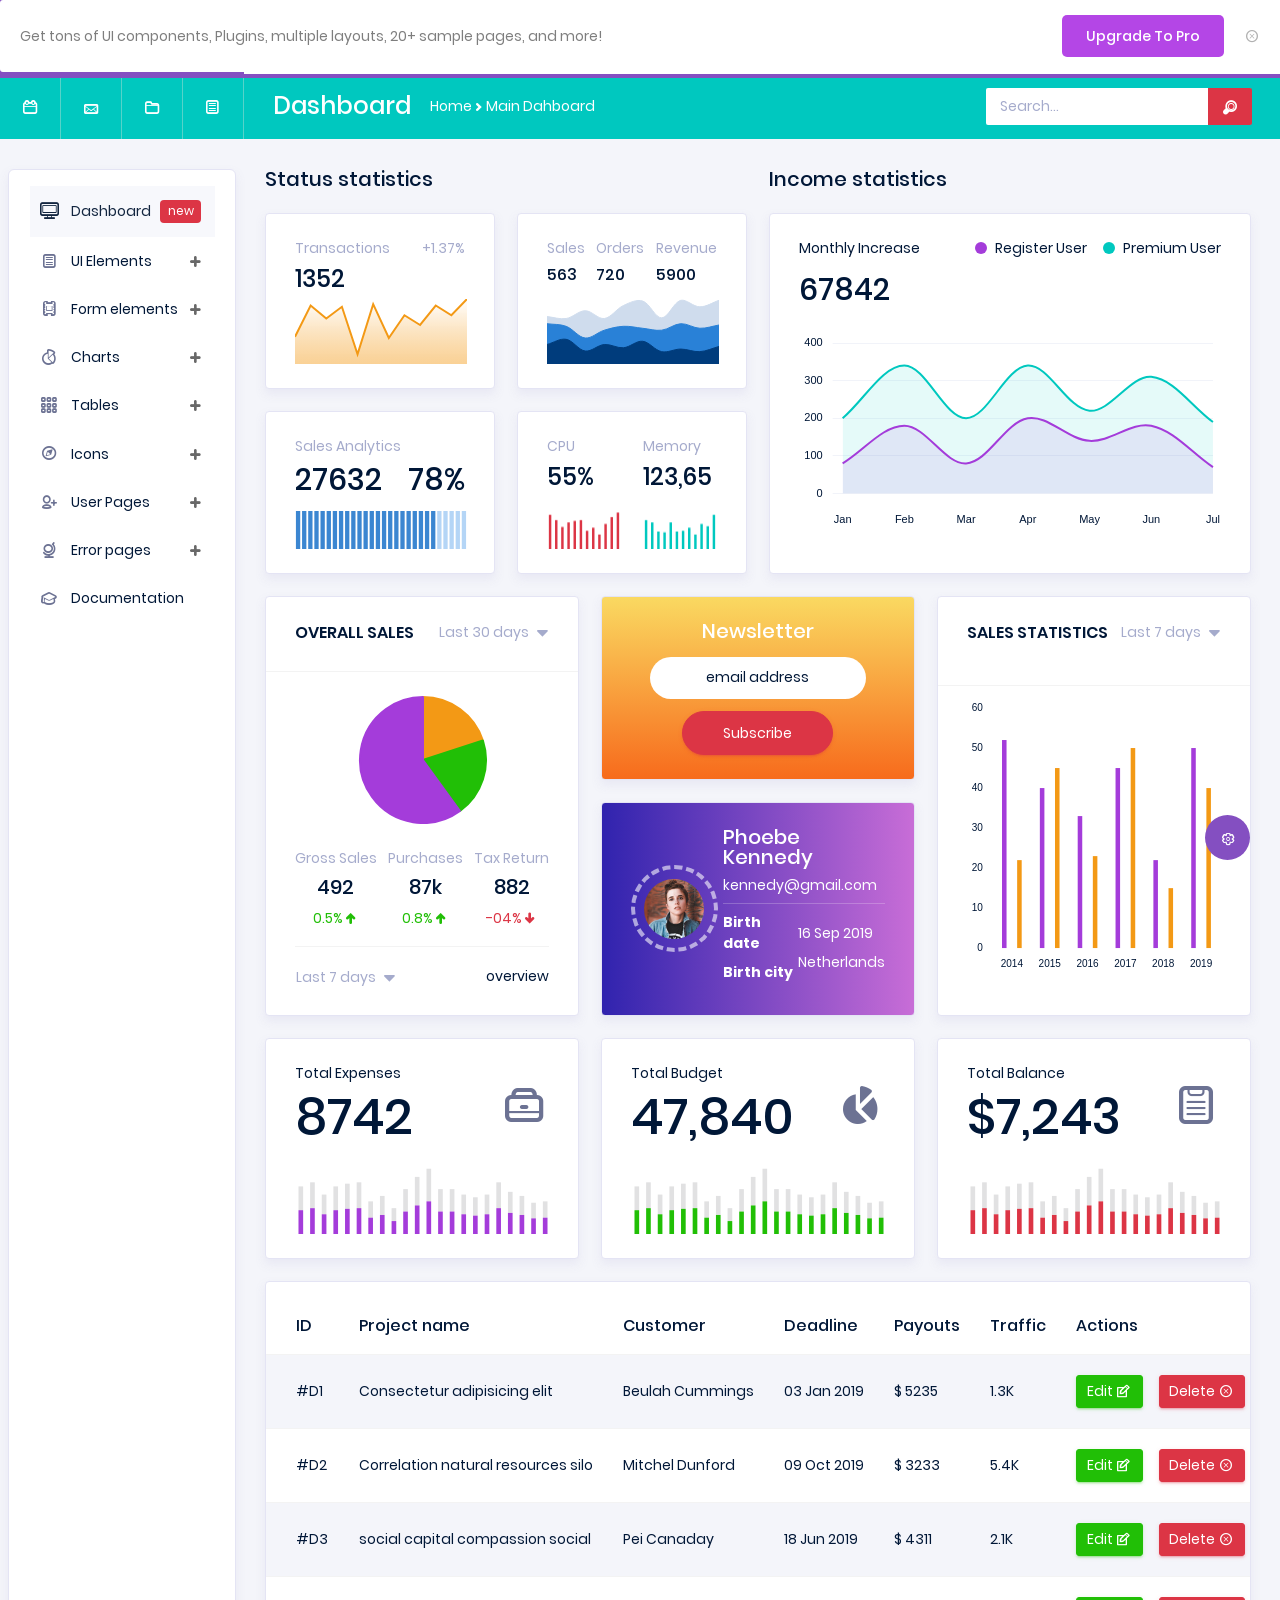
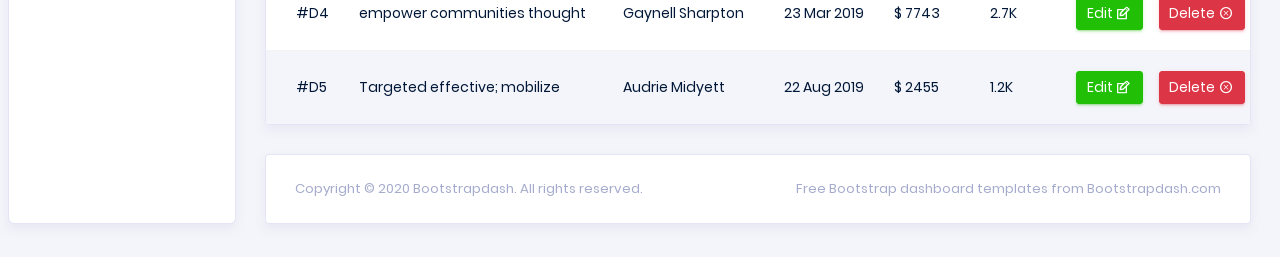
<file: template/index.html>
<!DOCTYPE html>
<html lang="en">

<head>
  <!-- Required meta tags -->
  <meta charset="utf-8">
  <meta name="viewport" content="width=device-width, initial-scale=1, shrink-to-fit=no">
  <title>PolluxUI Admin</title>
  <!-- base:css -->
  <link rel="stylesheet" href="vendors/typicons/typicons.css">
  <link rel="stylesheet" href="vendors/css/vendor.bundle.base.css">
  <!-- endinject -->
  <!-- plugin css for this page -->
  <!-- End plugin css for this page -->
  <!-- inject:css -->
  <link rel="stylesheet" href="css/vertical-layout-light/style.css">
  <!-- endinject -->
  <link rel="shortcut icon" href="images/favicon.png" />
</head>
<body>
  <div class="row" id="proBanner">
    <div class="col-12">
      <span class="d-flex align-items-center purchase-popup">
        <p>Get tons of UI components, Plugins, multiple layouts, 20+ sample pages, and more!</p>
        <a href="https://bootstrapdash.com/demo/polluxui/template/index.html?utm_source=organic&utm_medium=banner&utm_campaign=free-preview" target="_blank" class="btn download-button purchase-button ml-auto">Upgrade To Pro</a>
        <i class="typcn typcn-delete-outline" id="bannerClose"></i>
      </span>
    </div>
  </div>
  <div class="container-scroller">
    <!-- partial:partials/_navbar.html -->
    <nav class="navbar col-lg-12 col-12 p-0 fixed-top d-flex flex-row">
      <div class="navbar-brand-wrapper d-flex justify-content-center">
        <div class="navbar-brand-inner-wrapper d-flex justify-content-between align-items-center w-100">
          <a class="navbar-brand brand-logo" href="index.html"><img src="images/logo.svg" alt="logo"/></a>
          <a class="navbar-brand brand-logo-mini" href="index.html"><img src="images/logo-mini.svg" alt="logo"/></a>
          <button class="navbar-toggler navbar-toggler align-self-center" type="button" data-toggle="minimize">
            <span class="typcn typcn-th-menu"></span>
          </button>
        </div>
      </div>
      <div class="navbar-menu-wrapper d-flex align-items-center justify-content-end">
        <ul class="navbar-nav mr-lg-2">
          <li class="nav-item nav-profile dropdown">
            <a class="nav-link" href="#" data-toggle="dropdown" id="profileDropdown">
              <img src="images/faces/face5.jpg" alt="profile"/>
              <span class="nav-profile-name">Eugenia Mullins</span>
            </a>
            <div class="dropdown-menu dropdown-menu-right navbar-dropdown" aria-labelledby="profileDropdown">
              <a class="dropdown-item">
                <i class="typcn typcn-cog-outline text-primary"></i>
                Settings
              </a>
              <a class="dropdown-item">
                <i class="typcn typcn-eject text-primary"></i>
                Logout
              </a>
            </div>
          </li>
          <li class="nav-item nav-user-status dropdown">
              <p class="mb-0">Last login was 23 hours ago.</p>
          </li>
        </ul>
        <ul class="navbar-nav navbar-nav-right">
          <li class="nav-item nav-date dropdown">
            <a class="nav-link d-flex justify-content-center align-items-center" href="javascript:;">
              <h6 class="date mb-0">Today : Mar 23</h6>
              <i class="typcn typcn-calendar"></i>
            </a>
          </li>
          <li class="nav-item dropdown">
            <a class="nav-link count-indicator dropdown-toggle d-flex justify-content-center align-items-center" id="messageDropdown" href="#" data-toggle="dropdown">
              <i class="typcn typcn-cog-outline mx-0"></i>
              <span class="count"></span>
            </a>
            <div class="dropdown-menu dropdown-menu-right navbar-dropdown preview-list" aria-labelledby="messageDropdown">
              <p class="mb-0 font-weight-normal float-left dropdown-header">Messages</p>
              <a class="dropdown-item preview-item">
                <div class="preview-thumbnail">
                    <img src="images/faces/face4.jpg" alt="image" class="profile-pic">
                </div>
                <div class="preview-item-content flex-grow">
                  <h6 class="preview-subject ellipsis font-weight-normal">David Grey
                  </h6>
                  <p class="font-weight-light small-text text-muted mb-0">
                    The meeting is cancelled
                  </p>
                </div>
              </a>
              <a class="dropdown-item preview-item">
                <div class="preview-thumbnail">
                    <img src="images/faces/face2.jpg" alt="image" class="profile-pic">
                </div>
                <div class="preview-item-content flex-grow">
                  <h6 class="preview-subject ellipsis font-weight-normal">Tim Cook
                  </h6>
                  <p class="font-weight-light small-text text-muted mb-0">
                    New product launch
                  </p>
                </div>
              </a>
              <a class="dropdown-item preview-item">
                <div class="preview-thumbnail">
                    <img src="images/faces/face3.jpg" alt="image" class="profile-pic">
                </div>
                <div class="preview-item-content flex-grow">
                  <h6 class="preview-subject ellipsis font-weight-normal"> Johnson
                  </h6>
                  <p class="font-weight-light small-text text-muted mb-0">
                    Upcoming board meeting
                  </p>
                </div>
              </a>
            </div>
          </li>
          <li class="nav-item dropdown mr-0">
            <a class="nav-link count-indicator dropdown-toggle d-flex align-items-center justify-content-center" id="notificationDropdown" href="#" data-toggle="dropdown">
              <i class="typcn typcn-bell mx-0"></i>
              <span class="count"></span>
            </a>
            <div class="dropdown-menu dropdown-menu-right navbar-dropdown preview-list" aria-labelledby="notificationDropdown">
              <p class="mb-0 font-weight-normal float-left dropdown-header">Notifications</p>
              <a class="dropdown-item preview-item">
                <div class="preview-thumbnail">
                  <div class="preview-icon bg-success">
                    <i class="typcn typcn-info mx-0"></i>
                  </div>
                </div>
                <div class="preview-item-content">
                  <h6 class="preview-subject font-weight-normal">Application Error</h6>
                  <p class="font-weight-light small-text mb-0 text-muted">
                    Just now
                  </p>
                </div>
              </a>
              <a class="dropdown-item preview-item">
                <div class="preview-thumbnail">
                  <div class="preview-icon bg-warning">
                    <i class="typcn typcn-cog-outline mx-0"></i>
                  </div>
                </div>
                <div class="preview-item-content">
                  <h6 class="preview-subject font-weight-normal">Settings</h6>
                  <p class="font-weight-light small-text mb-0 text-muted">
                    Private message
                  </p>
                </div>
              </a>
              <a class="dropdown-item preview-item">
                <div class="preview-thumbnail">
                  <div class="preview-icon bg-info">
                    <i class="typcn typcn-user mx-0"></i> 
                  </div>
                </div>
                <div class="preview-item-content">
                  <h6 class="preview-subject font-weight-normal">New user registration</h6>
                  <p class="font-weight-light small-text mb-0 text-muted">
                    2 days ago
                  </p>
                </div>
              </a>
            </div>
          </li>
        </ul>
        <button class="navbar-toggler navbar-toggler-right d-lg-none align-self-center" type="button" data-toggle="offcanvas">
          <span class="typcn typcn-th-menu"></span>
        </button>
      </div>
    </nav>
    <!-- partial -->
    <nav class="navbar-breadcrumb col-xl-12 col-12 d-flex flex-row p-0">
      <div class="navbar-links-wrapper d-flex align-items-stretch">
        <div class="nav-link">
          <a href="javascript:;"><i class="typcn typcn-calendar-outline"></i></a>
        </div>
        <div class="nav-link">
          <a href="javascript:;"><i class="typcn typcn-mail"></i></a>
        </div>
        <div class="nav-link">
          <a href="javascript:;"><i class="typcn typcn-folder"></i></a>
        </div>
        <div class="nav-link">
          <a href="javascript:;"><i class="typcn typcn-document-text"></i></a>
        </div>
      </div>
      <div class="navbar-menu-wrapper d-flex align-items-center justify-content-end">
        <ul class="navbar-nav mr-lg-2">
          <li class="nav-item ml-0">
            <h4 class="mb-0">Dashboard</h4>
          </li>
          <li class="nav-item">
            <div class="d-flex align-items-baseline">
              <p class="mb-0">Home</p>
              <i class="typcn typcn-chevron-right"></i>
              <p class="mb-0">Main Dahboard</p>
            </div>
          </li>
        </ul>
        <ul class="navbar-nav navbar-nav-right">
          <li class="nav-item nav-search d-none d-md-block mr-0">
            <div class="input-group">
              <input type="text" class="form-control" placeholder="Search..." aria-label="search" aria-describedby="search">
              <div class="input-group-prepend">
                <span class="input-group-text" id="search">
                  <i class="typcn typcn-zoom"></i>
                </span>
              </div>
            </div>
          </li>
        </ul>
      </div>
    </nav>
    <div class="container-fluid page-body-wrapper">
      <!-- partial:partials/_settings-panel.html -->
      <div class="theme-setting-wrapper">
        <div id="settings-trigger"><i class="typcn typcn-cog-outline"></i></div>
        <div id="theme-settings" class="settings-panel">
          <i class="settings-close typcn typcn-times"></i>
          <p class="settings-heading">SIDEBAR SKINS</p>
          <div class="sidebar-bg-options selected" id="sidebar-light-theme"><div class="img-ss rounded-circle bg-light border mr-3"></div>Light</div>
          <div class="sidebar-bg-options" id="sidebar-dark-theme"><div class="img-ss rounded-circle bg-dark border mr-3"></div>Dark</div>
          <p class="settings-heading mt-2">HEADER SKINS</p>
          <div class="color-tiles mx-0 px-4">
            <div class="tiles success"></div>
            <div class="tiles warning"></div>
            <div class="tiles danger"></div>
            <div class="tiles info"></div>
            <div class="tiles dark"></div>
            <div class="tiles default"></div>
          </div>
        </div>
      </div>
      <div id="right-sidebar" class="settings-panel">
        <i class="settings-close typcn typcn-times"></i>
        <ul class="nav nav-tabs" id="setting-panel" role="tablist">
          <li class="nav-item">
            <a class="nav-link active" id="todo-tab" data-toggle="tab" href="#todo-section" role="tab" aria-controls="todo-section" aria-expanded="true">TO DO LIST</a>
          </li>
          <li class="nav-item">
            <a class="nav-link" id="chats-tab" data-toggle="tab" href="#chats-section" role="tab" aria-controls="chats-section">CHATS</a>
          </li>
        </ul>
        <div class="tab-content" id="setting-content">
          <div class="tab-pane fade show active scroll-wrapper" id="todo-section" role="tabpanel" aria-labelledby="todo-section">
            <div class="add-items d-flex px-3 mb-0">
              <form class="form w-100">
                <div class="form-group d-flex">
                  <input type="text" class="form-control todo-list-input" placeholder="Add To-do">
                  <button type="submit" class="add btn btn-primary todo-list-add-btn" id="add-task">Add</button>
                </div>
              </form>
            </div>
            <div class="list-wrapper px-3">
              <ul class="d-flex flex-column-reverse todo-list">
                <li>
                  <div class="form-check">
                    <label class="form-check-label">
                      <input class="checkbox" type="checkbox">
                      Team review meeting at 3.00 PM
                    </label>
                  </div>
                  <i class="remove typcn typcn-delete-outline"></i>
                </li>
                <li>
                  <div class="form-check">
                    <label class="form-check-label">
                      <input class="checkbox" type="checkbox">
                      Prepare for presentation
                    </label>
                  </div>
                  <i class="remove typcn typcn-delete-outline"></i>
                </li>
                <li>
                  <div class="form-check">
                    <label class="form-check-label">
                      <input class="checkbox" type="checkbox">
                      Resolve all the low priority tickets due today
                    </label>
                  </div>
                  <i class="remove typcn typcn-delete-outline"></i>
                </li>
                <li class="completed">
                  <div class="form-check">
                    <label class="form-check-label">
                      <input class="checkbox" type="checkbox" checked>
                      Schedule meeting for next week
                    </label>
                  </div>
                  <i class="remove typcn typcn-delete-outline"></i>
                </li>
                <li class="completed">
                  <div class="form-check">
                    <label class="form-check-label">
                      <input class="checkbox" type="checkbox" checked>
                      Project review
                    </label>
                  </div>
                  <i class="remove typcn typcn-delete-outline"></i>
                </li>
              </ul>
            </div>
            <div class="events py-4 border-bottom px-3">
              <div class="wrapper d-flex mb-2">
                <i class="typcn typcn-media-record-outline text-primary mr-2"></i>
                <span>Feb 11 2018</span>
              </div>
              <p class="mb-0 font-weight-thin text-gray">Creating component page</p>
              <p class="text-gray mb-0">build a js based app</p>
            </div>
            <div class="events pt-4 px-3">
              <div class="wrapper d-flex mb-2">
                <i class="typcn typcn-media-record-outline text-primary mr-2"></i>
                <span>Feb 7 2018</span>
              </div>
              <p class="mb-0 font-weight-thin text-gray">Meeting with Alisa</p>
              <p class="text-gray mb-0 ">Call Sarah Graves</p>
            </div>
          </div>
          <!-- To do section tab ends -->
          <div class="tab-pane fade" id="chats-section" role="tabpanel" aria-labelledby="chats-section">
            <div class="d-flex align-items-center justify-content-between border-bottom">
              <p class="settings-heading border-top-0 mb-3 pl-3 pt-0 border-bottom-0 pb-0">Friends</p>
              <small class="settings-heading border-top-0 mb-3 pt-0 border-bottom-0 pb-0 pr-3 font-weight-normal">See All</small>
            </div>
            <ul class="chat-list">
              <li class="list active">
                <div class="profile"><img src="images/faces/face1.jpg" alt="image"><span class="online"></span></div>
                <div class="info">
                  <p>Thomas Douglas</p>
                  <p>Available</p>
                </div>
                <small class="text-muted my-auto">19 min</small>
              </li>
              <li class="list">
                <div class="profile"><img src="images/faces/face2.jpg" alt="image"><span class="offline"></span></div>
                <div class="info">
                  <div class="wrapper d-flex">
                    <p>Catherine</p>
                  </div>
                  <p>Away</p>
                </div>
                <div class="badge badge-success badge-pill my-auto mx-2">4</div>
                <small class="text-muted my-auto">23 min</small>
              </li>
              <li class="list">
                <div class="profile"><img src="images/faces/face3.jpg" alt="image"><span class="online"></span></div>
                <div class="info">
                  <p>Daniel Russell</p>
                  <p>Available</p>
                </div>
                <small class="text-muted my-auto">14 min</small>
              </li>
              <li class="list">
                <div class="profile"><img src="images/faces/face4.jpg" alt="image"><span class="offline"></span></div>
                <div class="info">
                  <p>James Richardson</p>
                  <p>Away</p>
                </div>
                <small class="text-muted my-auto">2 min</small>
              </li>
              <li class="list">
                <div class="profile"><img src="images/faces/face5.jpg" alt="image"><span class="online"></span></div>
                <div class="info">
                  <p>Madeline Kennedy</p>
                  <p>Available</p>
                </div>
                <small class="text-muted my-auto">5 min</small>
              </li>
              <li class="list">
                <div class="profile"><img src="images/faces/face6.jpg" alt="image"><span class="online"></span></div>
                <div class="info">
                  <p>Sarah Graves</p>
                  <p>Available</p>
                </div>
                <small class="text-muted my-auto">47 min</small>
              </li>
            </ul>
          </div>
          <!-- chat tab ends -->
        </div>
      </div>
      <!-- partial -->
      <!-- partial:partials/_sidebar.html -->
      <nav class="sidebar sidebar-offcanvas" id="sidebar">
        <ul class="nav">
          <li class="nav-item">
            <a class="nav-link" href="index.html">
              <i class="typcn typcn-device-desktop menu-icon"></i>
              <span class="menu-title">Dashboard</span>
              <div class="badge badge-danger">new</div>
            </a>
          </li>
          <li class="nav-item">
            <a class="nav-link" data-toggle="collapse" href="#ui-basic" aria-expanded="false" aria-controls="ui-basic">
              <i class="typcn typcn-document-text menu-icon"></i>
              <span class="menu-title">UI Elements</span>
              <i class="menu-arrow"></i>
            </a>
            <div class="collapse" id="ui-basic">
              <ul class="nav flex-column sub-menu">
                <li class="nav-item"> <a class="nav-link" href="pages/ui-features/buttons.html">Buttons</a></li>
                <li class="nav-item"> <a class="nav-link" href="pages/ui-features/dropdowns.html">Dropdowns</a></li>
                <li class="nav-item"> <a class="nav-link" href="pages/ui-features/typography.html">Typography</a></li>
              </ul>
            </div>
          </li>
          <li class="nav-item">
            <a class="nav-link" data-toggle="collapse" href="#form-elements" aria-expanded="false" aria-controls="form-elements">
              <i class="typcn typcn-film menu-icon"></i>
              <span class="menu-title">Form elements</span>
              <i class="menu-arrow"></i>
            </a>
            <div class="collapse" id="form-elements">
              <ul class="nav flex-column sub-menu">
                <li class="nav-item"><a class="nav-link" href="pages/forms/basic_elements.html">Basic Elements</a></li>
              </ul>
            </div>
          </li>
          <li class="nav-item">
            <a class="nav-link" data-toggle="collapse" href="#charts" aria-expanded="false" aria-controls="charts">
              <i class="typcn typcn-chart-pie-outline menu-icon"></i>
              <span class="menu-title">Charts</span>
              <i class="menu-arrow"></i>
            </a>
            <div class="collapse" id="charts">
              <ul class="nav flex-column sub-menu">
                <li class="nav-item"> <a class="nav-link" href="pages/charts/chartjs.html">ChartJs</a></li>
              </ul>
            </div>
          </li>
          <li class="nav-item">
            <a class="nav-link" data-toggle="collapse" href="#tables" aria-expanded="false" aria-controls="tables">
              <i class="typcn typcn-th-small-outline menu-icon"></i>
              <span class="menu-title">Tables</span>
              <i class="menu-arrow"></i>
            </a>
            <div class="collapse" id="tables">
              <ul class="nav flex-column sub-menu">
                <li class="nav-item"> <a class="nav-link" href="pages/tables/basic-table.html">Basic table</a></li>
              </ul>
            </div>
          </li>
          <li class="nav-item">
            <a class="nav-link" data-toggle="collapse" href="#icons" aria-expanded="false" aria-controls="icons">
              <i class="typcn typcn-compass menu-icon"></i>
              <span class="menu-title">Icons</span>
              <i class="menu-arrow"></i>
            </a>
            <div class="collapse" id="icons">
              <ul class="nav flex-column sub-menu">
                <li class="nav-item"> <a class="nav-link" href="pages/icons/mdi.html">Mdi icons</a></li>
              </ul>
            </div>
          </li>
          <li class="nav-item">
            <a class="nav-link" data-toggle="collapse" href="#auth" aria-expanded="false" aria-controls="auth">
              <i class="typcn typcn-user-add-outline menu-icon"></i>
              <span class="menu-title">User Pages</span>
              <i class="menu-arrow"></i>
            </a>
            <div class="collapse" id="auth">
              <ul class="nav flex-column sub-menu">
                <li class="nav-item"> <a class="nav-link" href="pages/samples/login.html"> Login </a></li>
                <li class="nav-item"> <a class="nav-link" href="pages/samples/register.html"> Register </a></li>
              </ul>
            </div>
          </li>
          <li class="nav-item">
            <a class="nav-link" data-toggle="collapse" href="#error" aria-expanded="false" aria-controls="error">
              <i class="typcn typcn-globe-outline menu-icon"></i>
              <span class="menu-title">Error pages</span>
              <i class="menu-arrow"></i>
            </a>
            <div class="collapse" id="error">
              <ul class="nav flex-column sub-menu">
                <li class="nav-item"> <a class="nav-link" href="pages/samples/error-404.html"> 404 </a></li>
                <li class="nav-item"> <a class="nav-link" href="pages/samples/error-500.html"> 500 </a></li>
              </ul>
            </div>
          </li>
          <li class="nav-item">
            <a class="nav-link" href="https://bootstrapdash.com/demo/polluxui-free/docs/documentation.html">
              <i class="typcn typcn-mortar-board menu-icon"></i>
              <span class="menu-title">Documentation</span>
            </a>
          </li>
        </ul>
      </nav>
      <!-- partial -->
      <div class="main-panel">
        <div class="content-wrapper">

          <div class="row">
            <div class="col-xl-6 grid-margin stretch-card flex-column">
                <h5 class="mb-2 text-titlecase mb-4">Status statistics</h5>
              <div class="row">
                <div class="col-md-6 grid-margin stretch-card">
                  <div class="card">
                    <div class="card-body d-flex flex-column justify-content-between">
                      <div class="d-flex justify-content-between align-items-center mb-2">
                        <p class="mb-0 text-muted">Transactions</p>
                        <p class="mb-0 text-muted">+1.37%</p>
                      </div>
                      <h4>1352</h4>
                      <canvas id="transactions-chart" class="mt-auto" height="65"></canvas>
                    </div>
                  </div>
                </div>
                <div class="col-md-6 grid-margin stretch-card">
                  <div class="card">
                    <div class="card-body d-flex flex-column justify-content-between">
                      <div class="d-flex justify-content-between align-items-center mb-2">
                        <div>
                          <p class="mb-2 text-muted">Sales</p>
                          <h6 class="mb-0">563</h6>
                        </div>
                        <div>
                          <p class="mb-2 text-muted">Orders</p>
                          <h6 class="mb-0">720</h6>
                        </div>
                        <div>
                          <p class="mb-2 text-muted">Revenue</p>
                          <h6 class="mb-0">5900</h6>
                        </div>
                      </div>
                      <canvas id="sales-chart-a" class="mt-auto" height="65"></canvas>
                    </div>
                  </div>
                </div>
              </div>
              <div class="row h-100">
                <div class="col-md-6 stretch-card grid-margin grid-margin-md-0">
                  <div class="card">
                    <div class="card-body d-flex flex-column justify-content-between">
                      <p class="text-muted">Sales Analytics</p>
                      <div class="d-flex justify-content-between align-items-center mb-2">
                        <h3 class="mb-">27632</h3>
                        <h3 class="mb-">78%</h3>
                      </div>
                      <canvas id="sales-chart-b" class="mt-auto" height="38"></canvas>
                    </div>
                  </div>
                </div>
                <div class="col-md-6 stretch-card">
                  <div class="card">
                    <div class="card-body">
                      <div class="row h-100">
                        <div class="col-6 d-flex flex-column justify-content-between">
                          <p class="text-muted">CPU</p>
                          <h4>55%</h4>
                          <canvas id="cpu-chart" class="mt-auto"></canvas>
                        </div>
                        <div class="col-6 d-flex flex-column justify-content-between">
                          <p class="text-muted">Memory</p>
                          <h4>123,65</h4>
                          <canvas id="memory-chart" class="mt-auto"></canvas>
                        </div>
                      </div>
                    </div>
                  </div>
                </div>
              </div>
            </div>
            <div class="col-xl-6 grid-margin stretch-card flex-column">
              <h5 class="mb-2 text-titlecase mb-4">Income statistics</h5>
              <div class="row h-100">
                <div class="col-md-12 stretch-card">
                  <div class="card">
                    <div class="card-body">
                      <div class="d-flex justify-content-between align-items-start flex-wrap">
                        <div>
                          <p class="mb-3">Monthly Increase</p>
                          <h3>67842</h3>
                        </div>
                        <div id="income-chart-legend" class="d-flex flex-wrap mt-1 mt-md-0"></div>
                      </div>
                      <canvas id="income-chart"></canvas>
                    </div>
                  </div>
                </div>
              </div>
            </div>
          </div>

          <div class="row">
            <div class="col-xl-4 grid-margin stretch-card">
              <div class="card">
                <div class="card-body border-bottom">
                  <div class="d-flex justify-content-between align-items-center flex-wrap">
                    <h6 class="mb-2 mb-md-0 text-uppercase font-weight-medium">Overall sales</h6>
                    <div class="dropdown">
                      <button class="btn bg-white p-0 pb-1 text-muted btn-sm dropdown-toggle" type="button" id="dropdownMenuSizeButton3" data-toggle="dropdown" aria-haspopup="true" aria-expanded="false">
                          Last 30 days
                      </button>
                      <div class="dropdown-menu" aria-labelledby="dropdownMenuSizeButton3">
                        <h6 class="dropdown-header">Settings</h6>
                        <a class="dropdown-item" href="javascript:;">Action</a>
                        <a class="dropdown-item" href="javascript:;">Another action</a>
                        <a class="dropdown-item" href="javascript:;">Something else here</a>
                        <div class="dropdown-divider"></div>
                        <a class="dropdown-item" href="javascript:;">Separated link</a>
                      </div>
                    </div>
                  </div>
                </div>
                <div class="card-body">
                  <canvas id="sales-chart-c" class="mt-2"></canvas>
                  <div class="d-flex align-items-center justify-content-between border-bottom pb-3 mb-3 mt-4">
                    <div class="d-flex flex-column justify-content-center align-items-center">
                      <p class="text-muted">Gross Sales</p>
                      <h5>492</h5>
                      <div class="d-flex align-items-baseline">
                        <p class="text-success mb-0">0.5%</p>
                        <i class="typcn typcn-arrow-up-thick text-success"></i>
                      </div>
                    </div>
                    <div class="d-flex flex-column justify-content-center align-items-center">
                      <p class="text-muted">Purchases</p>
                      <h5>87k</h5>
                      <div class="d-flex align-items-baseline">
                        <p class="text-success mb-0">0.8%</p>
                        <i class="typcn typcn-arrow-up-thick text-success"></i>
                      </div>
                    </div>
                    <div class="d-flex flex-column justify-content-center align-items-center">
                      <p class="text-muted">Tax Return</p>
                      <h5>882</h5>
                      <div class="d-flex align-items-baseline">
                        <p class="text-danger mb-0">-04%</p>
                        <i class="typcn typcn-arrow-down-thick text-danger"></i>
                      </div>
                    </div>
                  </div>
                  <div class="d-flex justify-content-between align-items-center">
                    <div class="dropdown">
                      <button class="btn bg-white p-0 pb-1 pt-1 text-muted btn-sm dropdown-toggle" type="button" id="dropdownMenuSizeButton3" data-toggle="dropdown" aria-haspopup="true" aria-expanded="false">
                          Last 7 days
                      </button>
                      <div class="dropdown-menu" aria-labelledby="dropdownMenuSizeButton3">
                        <h6 class="dropdown-header">Settings</h6>
                        <a class="dropdown-item" href="javascript:;">Action</a>
                        <a class="dropdown-item" href="javascript:;">Another action</a>
                        <a class="dropdown-item" href="javascript:;">Something else here</a>
                        <div class="dropdown-divider"></div>
                        <a class="dropdown-item" href="javascript:;">Separated link</a>
                      </div>
                    </div>
                    <p class="mb-0">overview</p>
                  </div>
                </div>
              </div>
            </div>
            <div class="col-md-6 col-xl-4 grid-margin stretch-card">
              <div class="row">
                <div class="col-md-12 grid-margin stretch-card">
                  <div class="card newsletter-card bg-gradient-warning">
                    <div class="card-body">
                      <div class="d-flex flex-column align-items-center justify-content-center h-100">
                        <h5 class="mb-3 text-white">Newsletter</h5>
                        <form class="form d-flex flex-column align-items-center justify-content-between w-100">
                          <div class="form-group mb-2 w-100">
                            <input type="text" class="form-control" placeholder="email address">
                          </div>
                          <button class="btn btn-danger btn-rounded mt-1" type="submit">Subscribe</button>
                        </form>
                      </div>
                    </div>
                  </div>
                </div>
                <div class="col-md-12 stretch-card">
                  <div class="card profile-card bg-gradient-primary">
                    <div class="card-body">
                      <div class="row align-items-center h-100">
                        <div class="col-md-4">
                          <figure class="avatar mx-auto mb-4 mb-md-0">
                            <img src="images/faces/face20.jpg" alt="avatar">
                          </figure>
                        </div>
                        <div class="col-md-8">
                          <h5 class="text-white text-center text-md-left">Phoebe Kennedy</h5>
                          <p class="text-white text-center text-md-left">kennedy@gmail.com</p>
                          <div class="d-flex align-items-center justify-content-between info pt-2">
                            <div>
                              <p class="text-white font-weight-bold">Birth date</p>
                              <p class="text-white font-weight-bold">Birth city</p>
                            </div>
                            <div>
                              <p class="text-white">16 Sep 2019</p>
                              <p class="text-white">Netherlands</p>
                            </div>
                          </div>
                        </div>
                      </div>
                    </div>
                  </div>
                </div>
              </div>
            </div>
            <div class="col-md-6 col-xl-4 grid-margin stretch-card">
              <div class="card">
                <div class="card-body border-bottom">
                  <div class="d-flex justify-content-between align-items-center flex-wrap">
                    <h6 class="mb-2 mb-md-0 text-uppercase font-weight-medium">Sales statistics</h6>
                    <div class="dropdown">
                      <button class="btn bg-white p-0 pb-1 text-muted btn-sm dropdown-toggle" type="button" id="dropdownMenuSizeButton4" data-toggle="dropdown" aria-haspopup="true" aria-expanded="false">
                          Last 7 days
                      </button>
                      <div class="dropdown-menu" aria-labelledby="dropdownMenuSizeButton4">
                        <h6 class="dropdown-header">Settings</h6>
                        <a class="dropdown-item" href="javascript:;">Action</a>
                        <a class="dropdown-item" href="javascript:;">Another action</a>
                        <a class="dropdown-item" href="javascript:;">Something else here</a>
                        <div class="dropdown-divider"></div>
                        <a class="dropdown-item" href="javascript:;">Separated link</a>
                      </div>
                    </div>
                  </div>
                </div>
                <div class="card-body">
                  <canvas id="sales-chart-d" height="320"></canvas>
                </div>
              </div>
            </div>
          </div>

          <div class="row">
            <div class="col-md-4 grid-margin stretch-card">
              <div class="card">
                <div class="card-body">
                  <div class="d-flex align-items-center justify-content-between justify-content-md-center justify-content-xl-between flex-wrap mb-4">
                    <div>
                      <p class="mb-2 text-md-center text-lg-left">Total Expenses</p>
                      <h1 class="mb-0">8742</h1>
                    </div>
                    <i class="typcn typcn-briefcase icon-xl text-secondary"></i>
                  </div>
                  <canvas id="expense-chart" height="80"></canvas>
                </div>
              </div>
            </div>
            <div class="col-md-4 grid-margin stretch-card">
              <div class="card">
                <div class="card-body">
                  <div class="d-flex align-items-center justify-content-between justify-content-md-center justify-content-xl-between flex-wrap mb-4">
                    <div>
                      <p class="mb-2 text-md-center text-lg-left">Total Budget</p>
                      <h1 class="mb-0">47,840</h1>
                    </div>
                    <i class="typcn typcn-chart-pie icon-xl text-secondary"></i>
                  </div>
                  <canvas id="budget-chart" height="80"></canvas>
                </div>
              </div>
            </div>
            <div class="col-md-4 grid-margin stretch-card">
              <div class="card">
                <div class="card-body">
                  <div class="d-flex align-items-center justify-content-between justify-content-md-center justify-content-xl-between flex-wrap mb-4">
                    <div>
                      <p class="mb-2 text-md-center text-lg-left">Total Balance</p>
                      <h1 class="mb-0">$7,243</h1>
                    </div>
                    <i class="typcn typcn-clipboard icon-xl text-secondary"></i>
                  </div>
                  <canvas id="balance-chart" height="80"></canvas>
                </div>
              </div>
            </div>
          </div>

          <div class="row">
            <div class="col-md-12">
              <div class="card">
                <div class="table-responsive pt-3">
                  <table class="table table-striped project-orders-table">
                    <thead>
                      <tr>
                        <th class="ml-5">ID</th>
                        <th>Project name</th>
                        <th>Customer</th>
                        <th>Deadline</th>
                        <th>Payouts	</th>
                        <th>Traffic</th>
                        <th>Actions</th>
                      </tr>
                    </thead>
                    <tbody>
                      <tr>
                        <td>#D1</td>
                        <td>Consectetur adipisicing elit </td>
                        <td>Beulah Cummings</td>
                        <td>03 Jan 2019</td>
                        <td>$ 5235</td>
                        <td>1.3K</td>
                        <td>
                          <div class="d-flex align-items-center">
                            <button type="button" class="btn btn-success btn-sm btn-icon-text mr-3">
                              Edit
                              <i class="typcn typcn-edit btn-icon-append"></i>                          
                            </button>
                            <button type="button" class="btn btn-danger btn-sm btn-icon-text">
                              Delete
                              <i class="typcn typcn-delete-outline btn-icon-append"></i>                          
                            </button>
                          </div>
                        </td>
                      </tr>
                      <tr>
                        <td>#D2</td>
                        <td>Correlation natural resources silo</td>
                        <td>Mitchel Dunford</td>
                        <td>09 Oct 2019</td>
                        <td>$ 3233</td>
                        <td>5.4K</td>
                        <td>
                          <div class="d-flex align-items-center">
                            <button type="button" class="btn btn-success btn-sm btn-icon-text mr-3">
                              Edit
                              <i class="typcn typcn-edit btn-icon-append"></i>                          
                            </button>
                            <button type="button" class="btn btn-danger btn-sm btn-icon-text">
                              Delete
                              <i class="typcn typcn-delete-outline btn-icon-append"></i>                          
                            </button>
                          </div>
                        </td>
                      </tr>
                      <tr>
                        <td>#D3</td>
                        <td>social capital compassion social</td>
                        <td>Pei Canaday</td>
                        <td>18 Jun 2019</td>
                        <td>$ 4311</td>
                        <td>2.1K</td>
                        <td>
                          <div class="d-flex align-items-center">
                            <button type="button" class="btn btn-success btn-sm btn-icon-text mr-3">
                              Edit
                              <i class="typcn typcn-edit btn-icon-append"></i>                          
                            </button>
                            <button type="button" class="btn btn-danger btn-sm btn-icon-text">
                              Delete
                              <i class="typcn typcn-delete-outline btn-icon-append"></i>                          
                            </button>
                          </div>
                        </td>
                      </tr>
                      <tr>
                        <td>#D4</td>
                        <td>empower communities thought</td>
                        <td>Gaynell Sharpton</td>
                        <td>23 Mar 2019</td>
                        <td>$ 7743</td>
                        <td>2.7K</td>
                        <td>
                          <div class="d-flex align-items-center">
                            <button type="button" class="btn btn-success btn-sm btn-icon-text mr-3">
                              Edit
                              <i class="typcn typcn-edit btn-icon-append"></i>                          
                            </button>
                            <button type="button" class="btn btn-danger btn-sm btn-icon-text">
                              Delete
                              <i class="typcn typcn-delete-outline btn-icon-append"></i>                          
                            </button>
                          </div>
                        </td>
                      </tr>
                      <tr>
                        <td>#D5</td>
                        <td> Targeted effective; mobilize </td>
                        <td>Audrie Midyett</td>
                        <td>22 Aug 2019</td>
                        <td>$ 2455</td>
                        <td>1.2K</td>
                        <td>
                          <div class="d-flex align-items-center">
                            <button type="button" class="btn btn-success btn-sm btn-icon-text mr-3">
                              Edit
                              <i class="typcn typcn-edit btn-icon-append"></i>                          
                            </button>
                            <button type="button" class="btn btn-danger btn-sm btn-icon-text">
                              Delete
                              <i class="typcn typcn-delete-outline btn-icon-append"></i>                          
                            </button>
                          </div>
                        </td>
                      </tr>
                    </tbody>
                  </table>
                </div>
              </div>
            </div>
          </div>

        </div>
        <!-- content-wrapper ends -->
        <!-- partial:partials/_footer.html -->
        <footer class="footer">
            <div class="card">
                <div class="card-body">
                    <div class="d-sm-flex justify-content-center justify-content-sm-between">
                        <span class="text-muted text-center text-sm-left d-block d-sm-inline-block">Copyright © 2020 <a href="https://www.bootstrapdash.com/" class="text-muted" target="_blank">Bootstrapdash</a>. All rights reserved.</span>
                        <span class="float-none float-sm-right d-block mt-1 mt-sm-0 text-center text-muted">Free <a href="https://www.bootstrapdash.com/" class="text-muted" target="_blank">Bootstrap dashboard</a> templates from Bootstrapdash.com</span>
                    </div>
                </div>    
            </div>        
        </footer>
        <!-- partial -->
      </div>
      <!-- main-panel ends -->
    </div>
    <!-- page-body-wrapper ends -->
  </div>
  <!-- container-scroller -->

  <!-- base:js -->
  <script src="vendors/js/vendor.bundle.base.js"></script>
  <!-- endinject -->
  <!-- Plugin js for this page-->
  <script src="vendors/chart.js/Chart.min.js"></script>
  <!-- End plugin js for this page-->
  <!-- inject:js -->
  <script src="js/off-canvas.js"></script>
  <script src="js/hoverable-collapse.js"></script>
  <script src="js/template.js"></script>
  <script src="js/settings.js"></script>
  <script src="js/todolist.js"></script>
  <!-- endinject -->
  <!-- Custom js for this page-->
  <script src="js/dashboard.js"></script>
  <!-- End custom js for this page-->
</body>

</html>
</file>
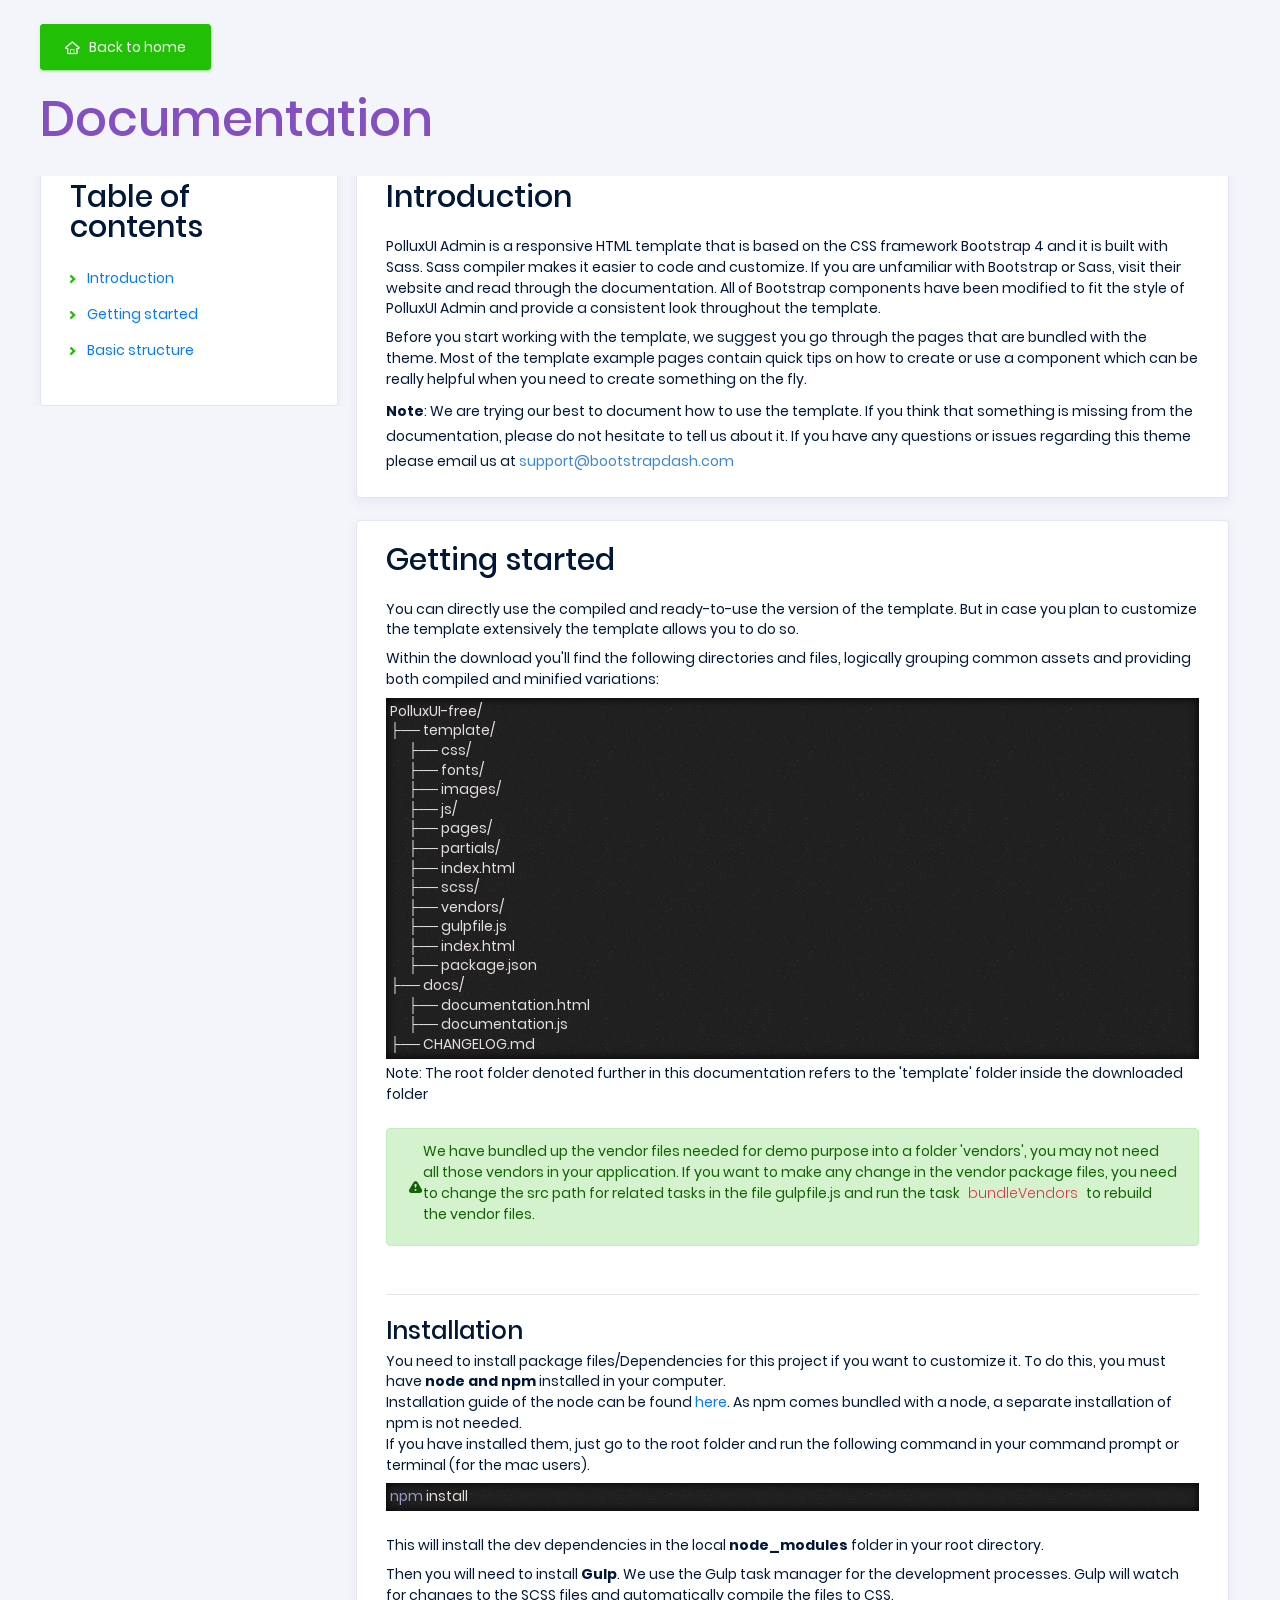
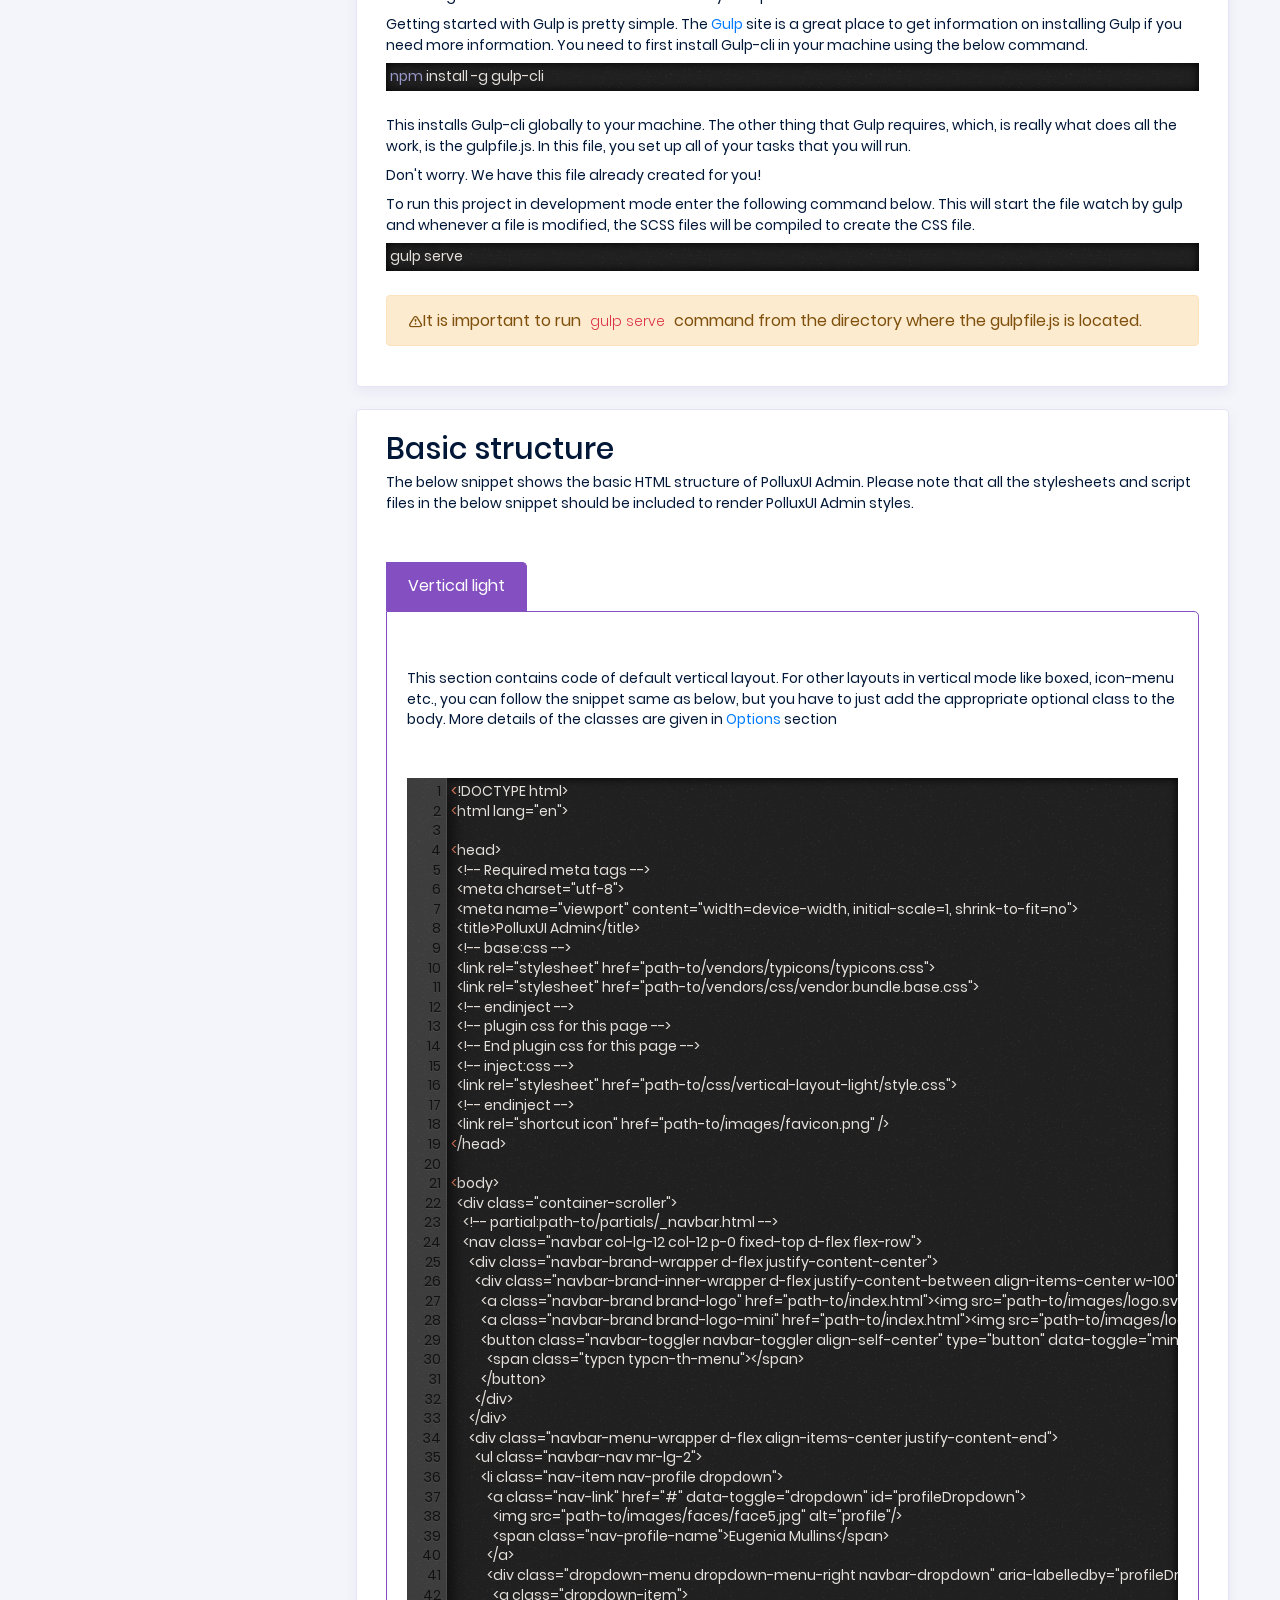
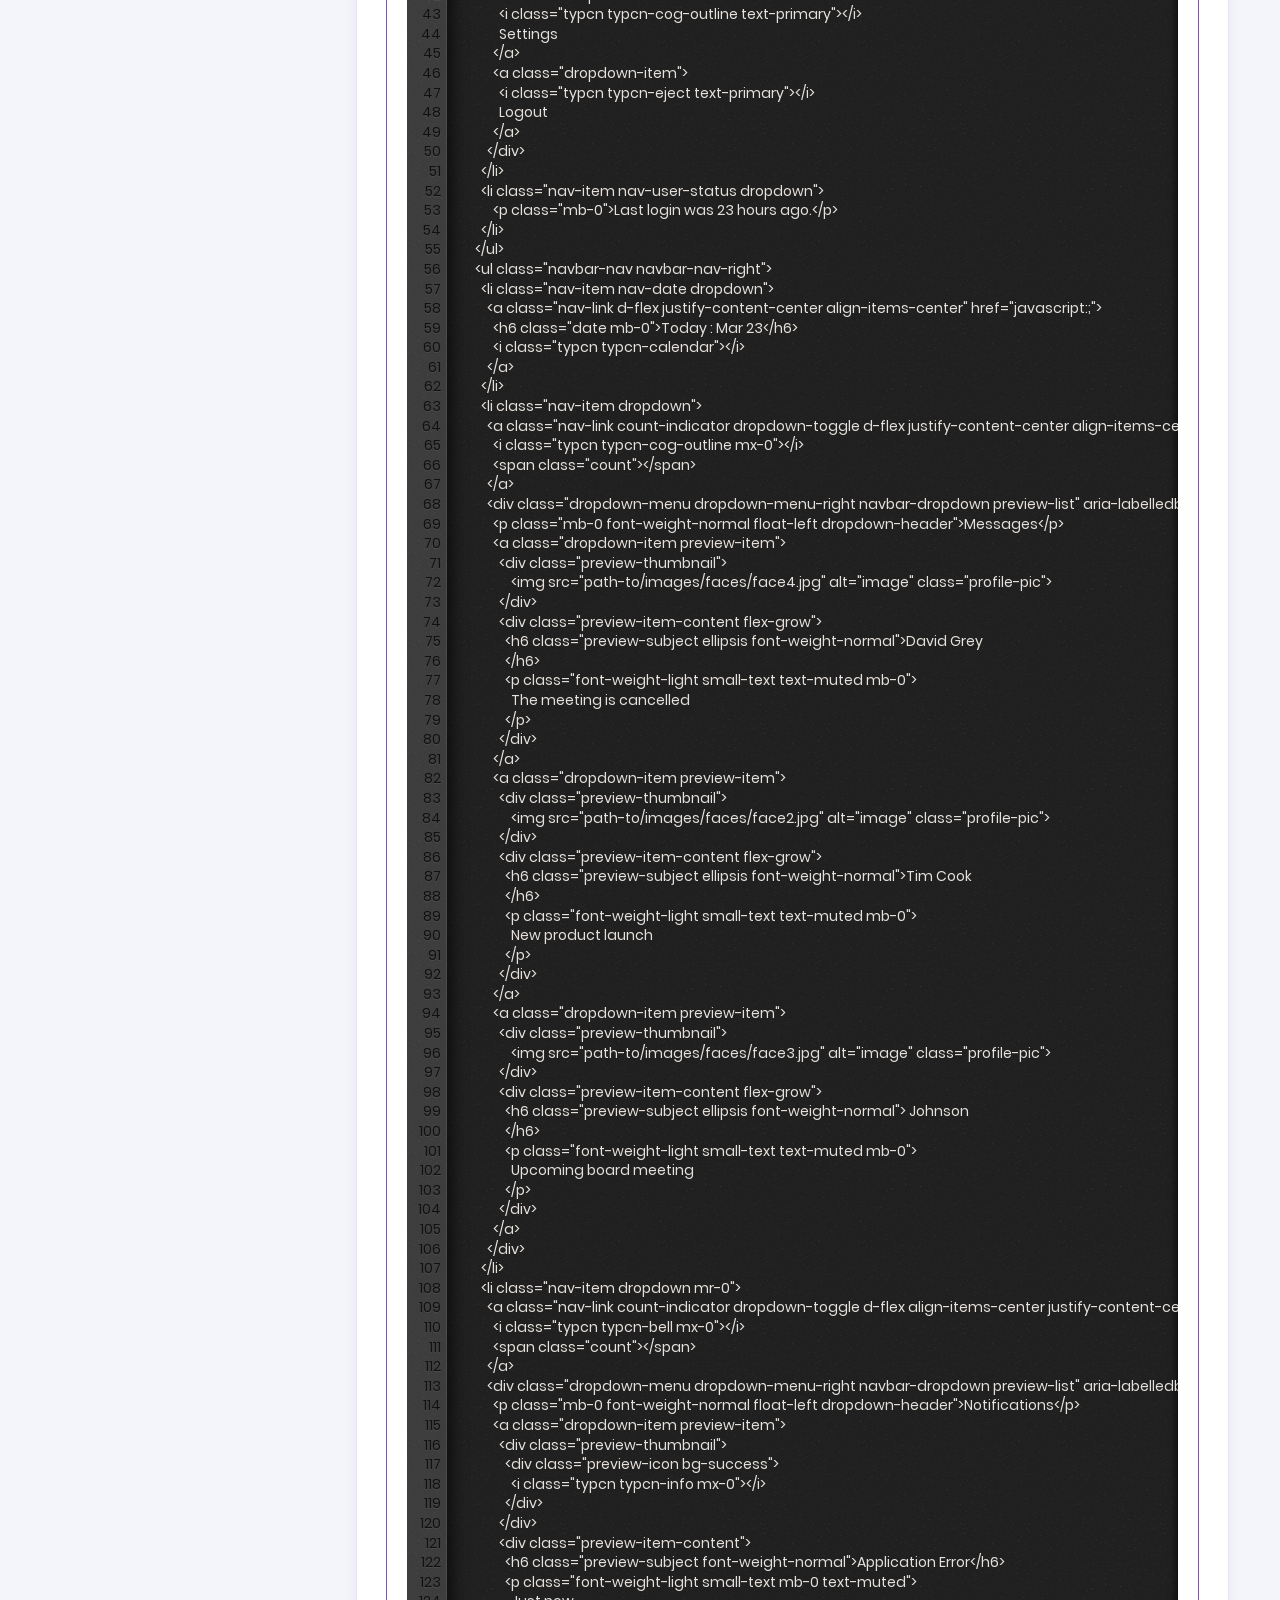
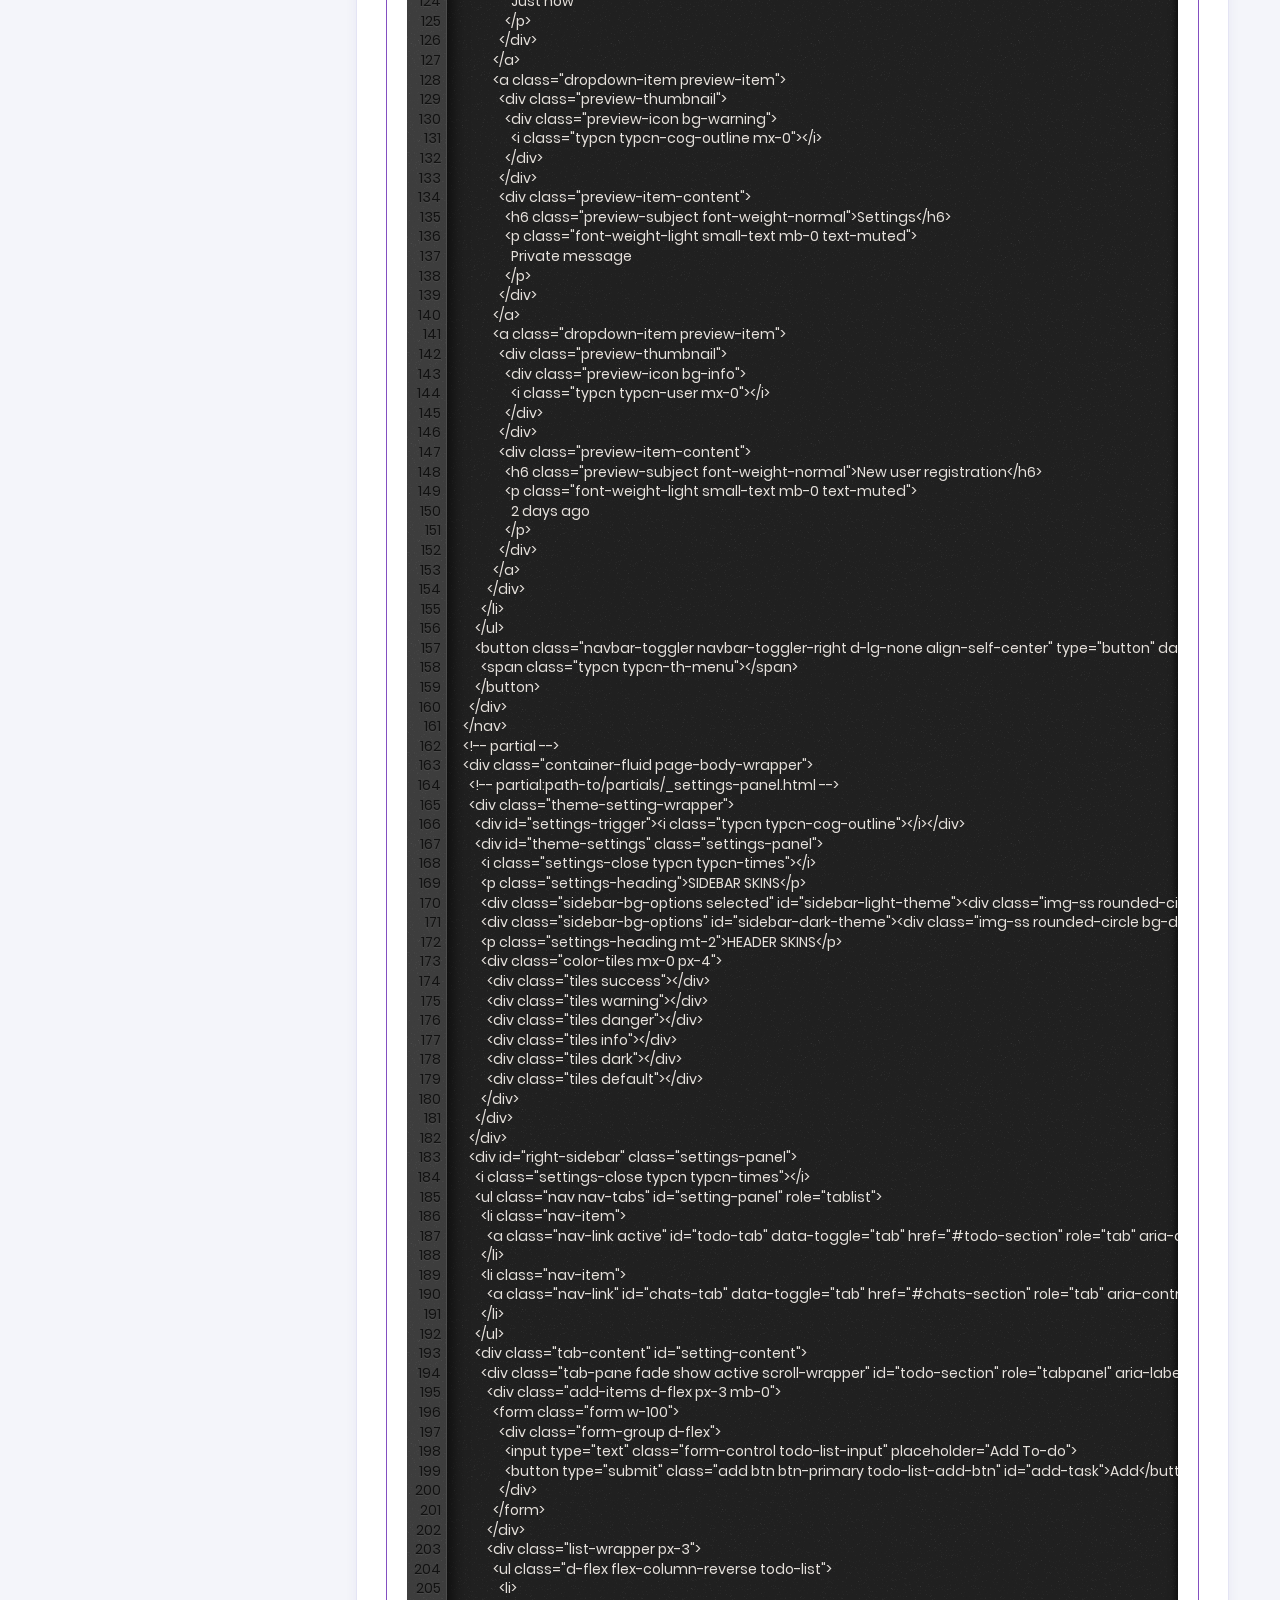
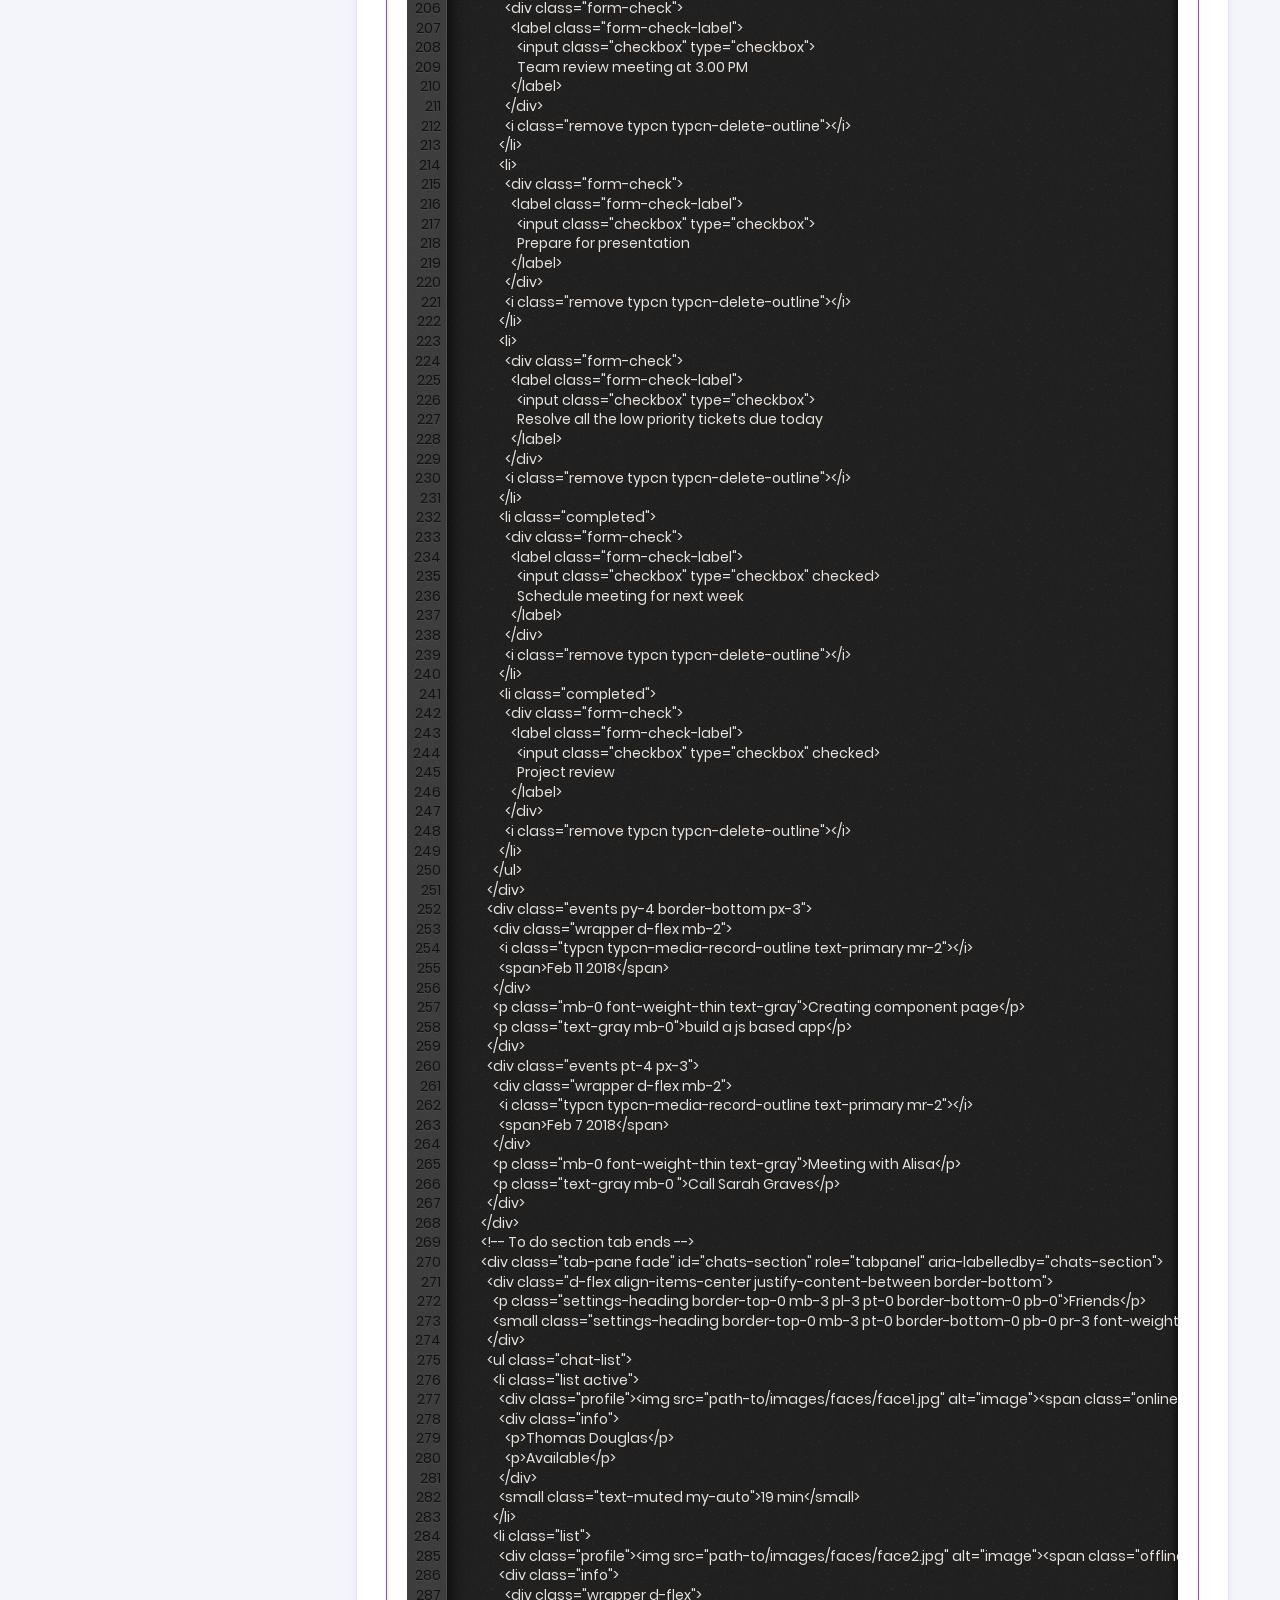
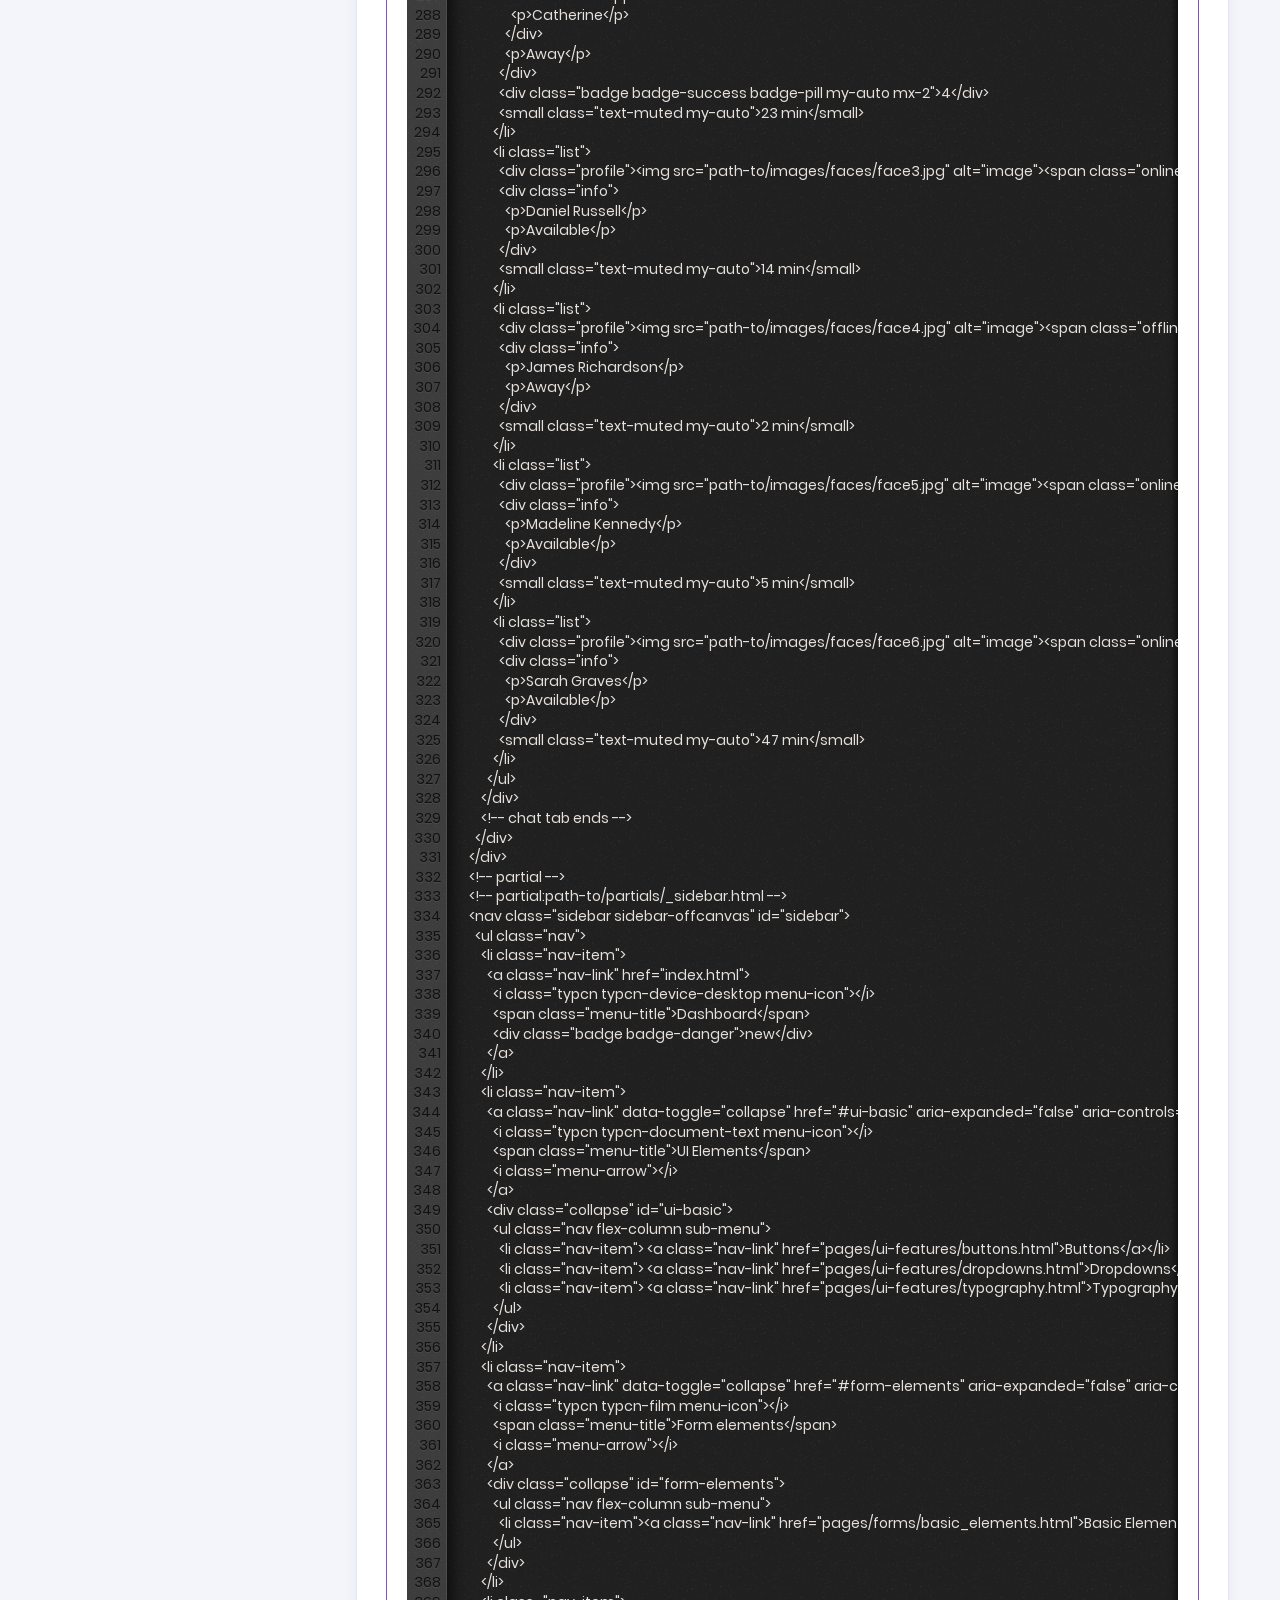
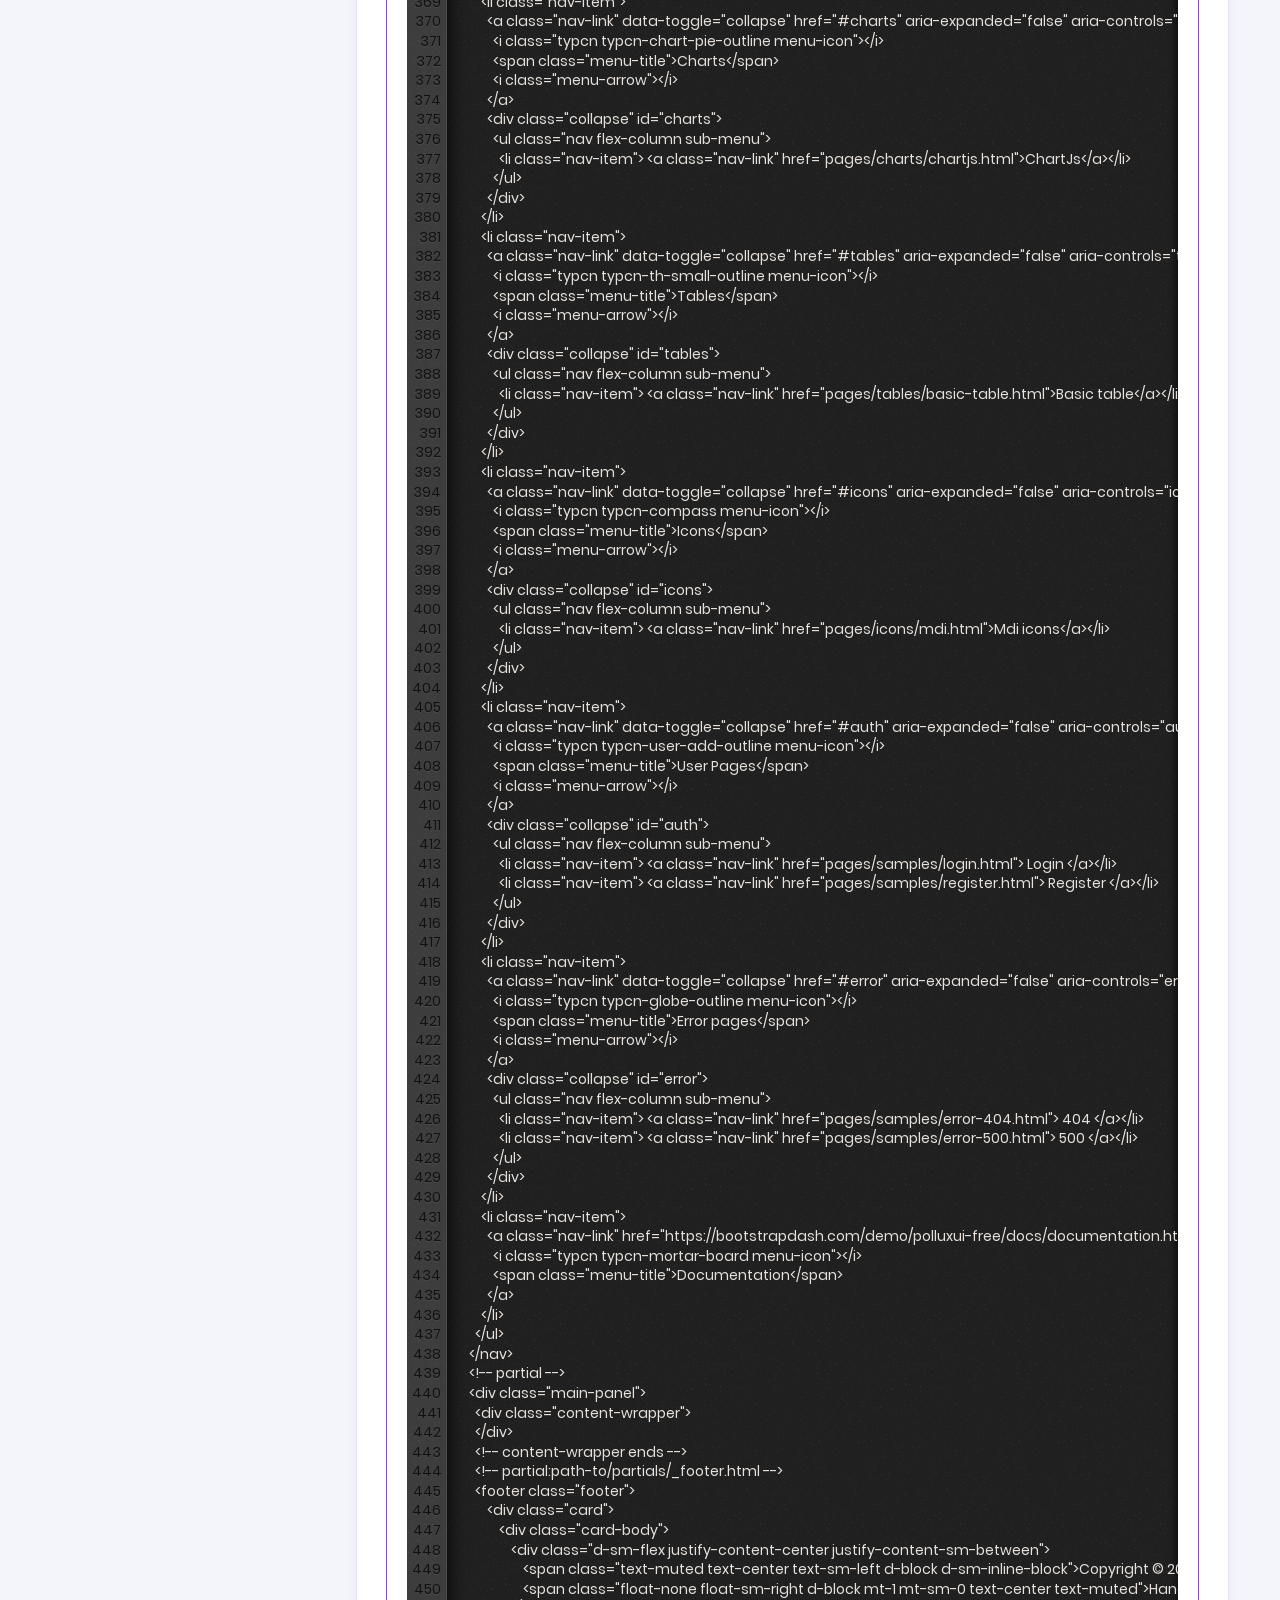
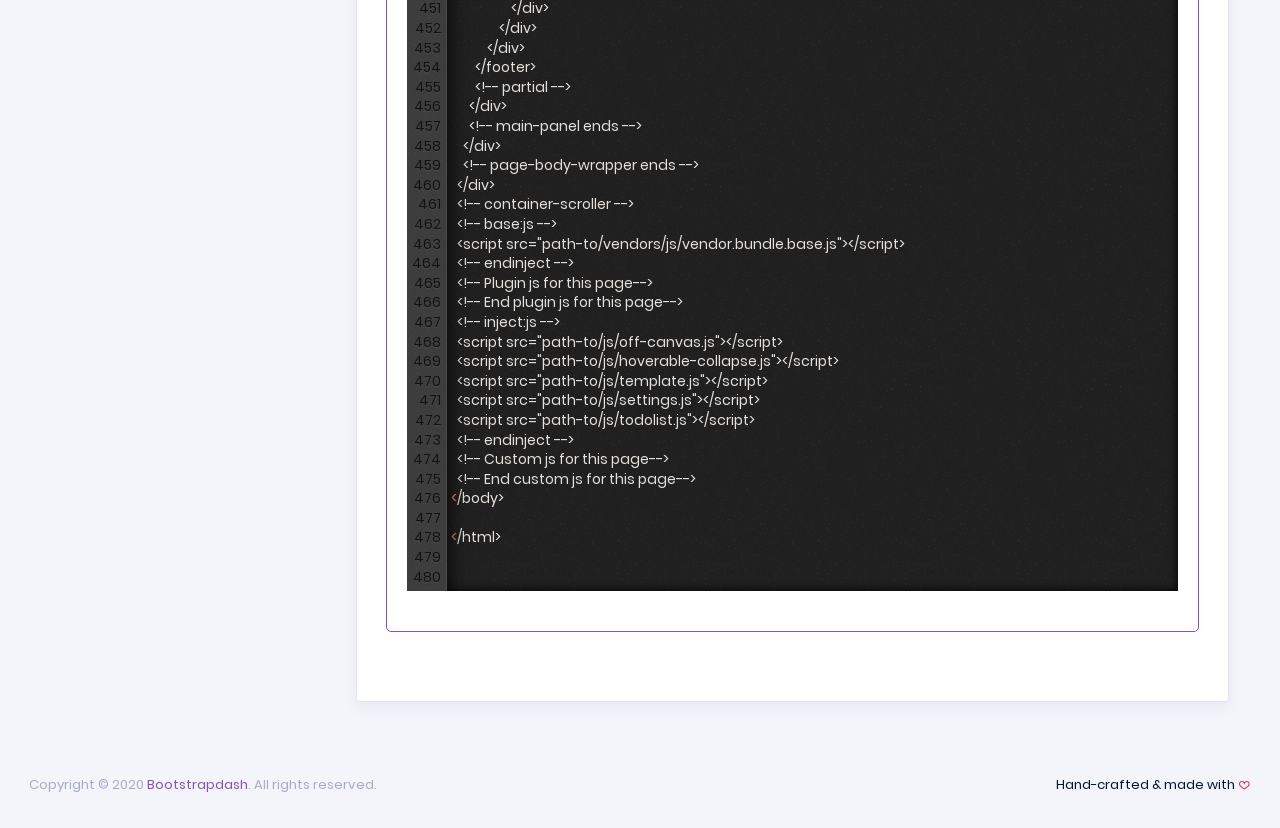
<file: docs/documentation.html>
<!DOCTYPE html>
<html lang="en">

<head>
  <!-- Required meta tags -->
  <meta charset="utf-8">
  <meta name="viewport" content="width=device-width, initial-scale=1, shrink-to-fit=no">
  <title>PolluxUI Admin Dashboard</title>
  <!-- base:css -->
  <link rel="stylesheet" href="../template/vendors/mdi/css/materialdesignicons.min.css">
  <link rel="stylesheet" href="../template/vendors/css/vendor.bundle.base.css">
  <!-- endinject -->
  <!-- plugin css for this page -->
  <link rel="stylesheet" href="../template/vendors/typicons/typicons.css">
  <link rel="stylesheet" href="../template/vendors/codemirror/codemirror.css">
  <link rel="stylesheet" href="../template/vendors/codemirror/ambiance.css">
  <link rel="stylesheet" href="../template/vendors/codemirror/ambiance.css">
  <link rel="stylesheet" href="../template/vendors/pwstabs/jquery.pwstabs.min.css">

  <!-- End plugin css for this page -->
  <!-- inject:css -->
  <link rel="stylesheet" href="../template/css/vertical-layout-light/style.css">
  <!-- endinject -->
  <link rel="shortcut icon" href="../template/images/favicon.png" />
</head>

<body>
  <div class="container-scroller">
    <div class="container-fluid page-body-wrapper full-page-wrapper">
      <div class="main-panel w-100  documentation">
        <div class="content-wrapper">
          <div class="container-fluid">
            <div class="row">
              <div class="col-12 doc-header">
                <a class="btn btn-success" href="../template/index.html"><i class="typcn typcn-home-outline mr-2"></i>Back to home</a>
                <h1 class="text-primary mt-4">Documentation</h1>
              </div>
            </div>
            <div class="row doc-content">
              <div class="col-12 col-md-3 grid-margin doc-table-contents">
                <div class="card">
                  <div class="card-body">
                    <h3 class="mb-4">Table of contents</h3>
                    <ul class="list-arrow">
                      <li>
                        <a href="#doc-intro">Introduction</a>
                      </li>
                      <li>
                        <a href="#doc-started">Getting started</a>
                      </li>
                      <li>
                        <a href="#doc-structure">Basic structure</a>
                      </li>
                    </ul>
                  </div>
                </div>
              </div>
              <div class="col-12 col-md-9 offset-md-3 grid-margin">
                <div class="col-12 grid-margin" id="doc-intro">
                    <div class="card">
                        <div class="card-body">
                            <h3 class="mb-4">Introduction</h3>
                            <p>PolluxUI Admin is a responsive HTML template that is based on the CSS framework Bootstrap 4 and it is built with Sass. Sass compiler makes it easier to code and customize. If you are unfamiliar with Bootstrap or Sass, visit their
                                website and read through the documentation. All of Bootstrap components have been modified to fit the style of PolluxUI Admin and provide a consistent look throughout the template.</p>
                            <p>Before you start working with the template, we suggest you go through the pages that are bundled with the theme. Most of the template example pages contain quick tips on how to create or use a component which can
                                be really helpful when you need to create something on the fly.</p>
                            <p class="d-inline"><strong>Note</strong>: We are trying our best to document how to use the template. If you think that something is missing from the documentation, please do not hesitate to tell us about it. If you have any questions or issues regarding this theme please email us at <a class="d-inline text-info" href="mailto:support@bootstrapdash.com">support@bootstrapdash.com</a></p>
                        </div>
                    </div>
                </div>
                <div class="col-12 grid-margin" id="doc-started">
                    <div class="card">
                        <div class="card-body">
                            <h3 class="mb-4">Getting started</h3>
                            <p>You can directly use the compiled and ready-to-use the version of the template. But in case you plan to customize the template extensively the template allows you to do so.</p>
                            <p>Within the download you'll find the following directories and files, logically grouping common assets and providing both compiled and minified variations:</p>
                            <textarea class="shell-mode">
PolluxUI-free/
├── template/
      ├── css/
      ├── fonts/
      ├── images/
      ├── js/
      ├── pages/
      ├── partials/
      ├── index.html
      ├── scss/
      ├── vendors/
      ├── gulpfile.js
      ├── index.html
      ├── package.json                           
├── docs/
      ├── documentation.html
      ├── documentation.js
├── CHANGELOG.md</textarea>
                            <p class="mt-1">Note: The root folder denoted further in this documentation refers to the 'template' folder inside the downloaded folder</p>
                            <div class="alert alert-success mt-4 d-flex align-items-center" role="alert">
                              <i class="typcn typcn-warning"></i>
                              <p>We have bundled up the vendor files needed for demo purpose into a folder 'vendors', you may not need all those vendors in your application.  If you want to make any change in the vendor package files, you need to change the src path for related tasks in the file gulpfile.js and run the task <code>bundleVendors</code> to rebuild the vendor files.</p>
                            </div>
                            <hr class="mt-5">
                            <h4 class="mt-4">Installation</h4>
                            <p class="mb-0">
                              You need to install package files/Dependencies for this project if you want to customize it. To do this, you must have <span class="font-weight-bold">node and npm</span> installed in your computer.
                            </p>
                            <p class="mb-0">Installation guide of the node can be found <a href="https://nodejs.org/en/">here</a>. As npm comes bundled with a node, a separate installation of npm is not needed.</p>
                            <p>
                                If you have installed them, just go to the root folder and run the following command in your command prompt or terminal (for the mac users).
                            </p>
                            <textarea class="shell-mode">
npm install</textarea>
                            <p class="mt-4">
                              This will install the dev dependencies in the local <span class="font-weight-bold">node_modules</span> folder in your root directory.
                            </p>
                            <p class="mt-2">
                              Then you will need to install <span class="font-weight-bold">Gulp</span>. We use the Gulp task manager for the development processes. Gulp will watch for changes to the SCSS files and automatically compile the files to CSS.
                            </p>
                            <p>Getting started with Gulp is pretty simple. The <a href="https://gulpjs.com/" target="_blank">Gulp</a> site is a great place to get information on installing Gulp if you need more information. You need to first install Gulp-cli in your machine using the below command.</p>
                            <textarea class="shell-mode">
npm install -g gulp-cli</textarea>
                            <p class="mt-4">This installs Gulp-cli globally to your machine. The other thing that Gulp requires, which, is really what does all the work, is the gulpfile.js. In this file, you set up all of your tasks that you will run.</p>
                            <p>Don't worry. We have this file already created for you!</p>
                            <p>To run this project in development mode enter the following command below. This will start the file watch by gulp and whenever a file is modified, the SCSS files will be compiled to create the CSS file.</p>
<textarea class="shell-mode">
gulp serve</textarea>           
                            <div class="alert alert-warning mt-4" role="alert">
                              <i class="typcn typcn-warning-outline"></i>It is important to run <code>gulp serve</code> command from the directory where the gulpfile.js is located.
                            </div>
                        </div>
                    </div>
                </div>
                <div class="col-12 grid-margin" id="doc-structure">
                  <div class="card">
                      <div class="card-body">
                            <h3>Basic structure</h3>
                            <p class="mb-5">
                              The below snippet shows the basic HTML structure of PolluxUI Admin.
                              Please note that all the stylesheets and script files in the below snippet should be included to render PolluxUI Admin styles.
                            </p>
                            <div class="demo-tabs">
                                <div data-pws-tab="vertical light" data-pws-tab-name="Vertical light">
                                  <p class="mb-5">This section contains code of default vertical layout. For other layouts in vertical mode like boxed, icon-menu etc., you can follow the snippet same as below, but you have to just add the appropriate optional class to the body. More details of the classes are given in <a href="#doc-options">Options</a> section</p>
<textarea class="multiple-codes mt-5">
<!DOCTYPE html>
<html lang="en">

<head>
  <!-- Required meta tags -->
  <meta charset="utf-8">
  <meta name="viewport" content="width=device-width, initial-scale=1, shrink-to-fit=no">
  <title>PolluxUI Admin</title>
  <!-- base:css -->
  <link rel="stylesheet" href="path-to/vendors/typicons/typicons.css">
  <link rel="stylesheet" href="path-to/vendors/css/vendor.bundle.base.css">
  <!-- endinject -->
  <!-- plugin css for this page -->
  <!-- End plugin css for this page -->
  <!-- inject:css -->
  <link rel="stylesheet" href="path-to/css/vertical-layout-light/style.css">
  <!-- endinject -->
  <link rel="shortcut icon" href="path-to/images/favicon.png" />
</head>

<body>
  <div class="container-scroller">
    <!-- partial:path-to/partials/_navbar.html -->
    <nav class="navbar col-lg-12 col-12 p-0 fixed-top d-flex flex-row">
      <div class="navbar-brand-wrapper d-flex justify-content-center">
        <div class="navbar-brand-inner-wrapper d-flex justify-content-between align-items-center w-100">
          <a class="navbar-brand brand-logo" href="path-to/index.html"><img src="path-to/images/logo.svg" alt="logo"/></a>
          <a class="navbar-brand brand-logo-mini" href="path-to/index.html"><img src="path-to/images/logo-mini.svg" alt="logo"/></a>
          <button class="navbar-toggler navbar-toggler align-self-center" type="button" data-toggle="minimize">
            <span class="typcn typcn-th-menu"></span>
          </button>
        </div>
      </div>
      <div class="navbar-menu-wrapper d-flex align-items-center justify-content-end">
        <ul class="navbar-nav mr-lg-2">
          <li class="nav-item nav-profile dropdown">
            <a class="nav-link" href="#" data-toggle="dropdown" id="profileDropdown">
              <img src="path-to/images/faces/face5.jpg" alt="profile"/>
              <span class="nav-profile-name">Eugenia Mullins</span>
            </a>
            <div class="dropdown-menu dropdown-menu-right navbar-dropdown" aria-labelledby="profileDropdown">
              <a class="dropdown-item">
                <i class="typcn typcn-cog-outline text-primary"></i>
                Settings
              </a>
              <a class="dropdown-item">
                <i class="typcn typcn-eject text-primary"></i>
                Logout
              </a>
            </div>
          </li>
          <li class="nav-item nav-user-status dropdown">
              <p class="mb-0">Last login was 23 hours ago.</p>
          </li>
        </ul>
        <ul class="navbar-nav navbar-nav-right">
          <li class="nav-item nav-date dropdown">
            <a class="nav-link d-flex justify-content-center align-items-center" href="javascript:;">
              <h6 class="date mb-0">Today : Mar 23</h6>
              <i class="typcn typcn-calendar"></i>
            </a>
          </li>
          <li class="nav-item dropdown">
            <a class="nav-link count-indicator dropdown-toggle d-flex justify-content-center align-items-center" id="messageDropdown" href="#" data-toggle="dropdown">
              <i class="typcn typcn-cog-outline mx-0"></i>
              <span class="count"></span>
            </a>
            <div class="dropdown-menu dropdown-menu-right navbar-dropdown preview-list" aria-labelledby="messageDropdown">
              <p class="mb-0 font-weight-normal float-left dropdown-header">Messages</p>
              <a class="dropdown-item preview-item">
                <div class="preview-thumbnail">
                    <img src="path-to/images/faces/face4.jpg" alt="image" class="profile-pic">
                </div>
                <div class="preview-item-content flex-grow">
                  <h6 class="preview-subject ellipsis font-weight-normal">David Grey
                  </h6>
                  <p class="font-weight-light small-text text-muted mb-0">
                    The meeting is cancelled
                  </p>
                </div>
              </a>
              <a class="dropdown-item preview-item">
                <div class="preview-thumbnail">
                    <img src="path-to/images/faces/face2.jpg" alt="image" class="profile-pic">
                </div>
                <div class="preview-item-content flex-grow">
                  <h6 class="preview-subject ellipsis font-weight-normal">Tim Cook
                  </h6>
                  <p class="font-weight-light small-text text-muted mb-0">
                    New product launch
                  </p>
                </div>
              </a>
              <a class="dropdown-item preview-item">
                <div class="preview-thumbnail">
                    <img src="path-to/images/faces/face3.jpg" alt="image" class="profile-pic">
                </div>
                <div class="preview-item-content flex-grow">
                  <h6 class="preview-subject ellipsis font-weight-normal"> Johnson
                  </h6>
                  <p class="font-weight-light small-text text-muted mb-0">
                    Upcoming board meeting
                  </p>
                </div>
              </a>
            </div>
          </li>
          <li class="nav-item dropdown mr-0">
            <a class="nav-link count-indicator dropdown-toggle d-flex align-items-center justify-content-center" id="notificationDropdown" href="#" data-toggle="dropdown">
              <i class="typcn typcn-bell mx-0"></i>
              <span class="count"></span>
            </a>
            <div class="dropdown-menu dropdown-menu-right navbar-dropdown preview-list" aria-labelledby="notificationDropdown">
              <p class="mb-0 font-weight-normal float-left dropdown-header">Notifications</p>
              <a class="dropdown-item preview-item">
                <div class="preview-thumbnail">
                  <div class="preview-icon bg-success">
                    <i class="typcn typcn-info mx-0"></i>
                  </div>
                </div>
                <div class="preview-item-content">
                  <h6 class="preview-subject font-weight-normal">Application Error</h6>
                  <p class="font-weight-light small-text mb-0 text-muted">
                    Just now
                  </p>
                </div>
              </a>
              <a class="dropdown-item preview-item">
                <div class="preview-thumbnail">
                  <div class="preview-icon bg-warning">
                    <i class="typcn typcn-cog-outline mx-0"></i>
                  </div>
                </div>
                <div class="preview-item-content">
                  <h6 class="preview-subject font-weight-normal">Settings</h6>
                  <p class="font-weight-light small-text mb-0 text-muted">
                    Private message
                  </p>
                </div>
              </a>
              <a class="dropdown-item preview-item">
                <div class="preview-thumbnail">
                  <div class="preview-icon bg-info">
                    <i class="typcn typcn-user mx-0"></i>
                  </div>
                </div>
                <div class="preview-item-content">
                  <h6 class="preview-subject font-weight-normal">New user registration</h6>
                  <p class="font-weight-light small-text mb-0 text-muted">
                    2 days ago
                  </p>
                </div>
              </a>
            </div>
          </li>
        </ul>
        <button class="navbar-toggler navbar-toggler-right d-lg-none align-self-center" type="button" data-toggle="offcanvas">
          <span class="typcn typcn-th-menu"></span>
        </button>
      </div>
    </nav>
    <!-- partial -->
    <div class="container-fluid page-body-wrapper">
      <!-- partial:path-to/partials/_settings-panel.html -->
      <div class="theme-setting-wrapper">
        <div id="settings-trigger"><i class="typcn typcn-cog-outline"></i></div>
        <div id="theme-settings" class="settings-panel">
          <i class="settings-close typcn typcn-times"></i>
          <p class="settings-heading">SIDEBAR SKINS</p>
          <div class="sidebar-bg-options selected" id="sidebar-light-theme"><div class="img-ss rounded-circle bg-light border mr-3"></div>Light</div>
          <div class="sidebar-bg-options" id="sidebar-dark-theme"><div class="img-ss rounded-circle bg-dark border mr-3"></div>Dark</div>
          <p class="settings-heading mt-2">HEADER SKINS</p>
          <div class="color-tiles mx-0 px-4">
            <div class="tiles success"></div>
            <div class="tiles warning"></div>
            <div class="tiles danger"></div>
            <div class="tiles info"></div>
            <div class="tiles dark"></div>
            <div class="tiles default"></div>
          </div>
        </div>
      </div>
      <div id="right-sidebar" class="settings-panel">
        <i class="settings-close typcn typcn-times"></i>
        <ul class="nav nav-tabs" id="setting-panel" role="tablist">
          <li class="nav-item">
            <a class="nav-link active" id="todo-tab" data-toggle="tab" href="#todo-section" role="tab" aria-controls="todo-section" aria-expanded="true">TO DO LIST</a>
          </li>
          <li class="nav-item">
            <a class="nav-link" id="chats-tab" data-toggle="tab" href="#chats-section" role="tab" aria-controls="chats-section">CHATS</a>
          </li>
        </ul>
        <div class="tab-content" id="setting-content">
          <div class="tab-pane fade show active scroll-wrapper" id="todo-section" role="tabpanel" aria-labelledby="todo-section">
            <div class="add-items d-flex px-3 mb-0">
              <form class="form w-100">
                <div class="form-group d-flex">
                  <input type="text" class="form-control todo-list-input" placeholder="Add To-do">
                  <button type="submit" class="add btn btn-primary todo-list-add-btn" id="add-task">Add</button>
                </div>
              </form>
            </div>
            <div class="list-wrapper px-3">
              <ul class="d-flex flex-column-reverse todo-list">
                <li>
                  <div class="form-check">
                    <label class="form-check-label">
                      <input class="checkbox" type="checkbox">
                      Team review meeting at 3.00 PM
                    </label>
                  </div>
                  <i class="remove typcn typcn-delete-outline"></i>
                </li>
                <li>
                  <div class="form-check">
                    <label class="form-check-label">
                      <input class="checkbox" type="checkbox">
                      Prepare for presentation
                    </label>
                  </div>
                  <i class="remove typcn typcn-delete-outline"></i>
                </li>
                <li>
                  <div class="form-check">
                    <label class="form-check-label">
                      <input class="checkbox" type="checkbox">
                      Resolve all the low priority tickets due today
                    </label>
                  </div>
                  <i class="remove typcn typcn-delete-outline"></i>
                </li>
                <li class="completed">
                  <div class="form-check">
                    <label class="form-check-label">
                      <input class="checkbox" type="checkbox" checked>
                      Schedule meeting for next week
                    </label>
                  </div>
                  <i class="remove typcn typcn-delete-outline"></i>
                </li>
                <li class="completed">
                  <div class="form-check">
                    <label class="form-check-label">
                      <input class="checkbox" type="checkbox" checked>
                      Project review
                    </label>
                  </div>
                  <i class="remove typcn typcn-delete-outline"></i>
                </li>
              </ul>
            </div>
            <div class="events py-4 border-bottom px-3">
              <div class="wrapper d-flex mb-2">
                <i class="typcn typcn-media-record-outline text-primary mr-2"></i>
                <span>Feb 11 2018</span>
              </div>
              <p class="mb-0 font-weight-thin text-gray">Creating component page</p>
              <p class="text-gray mb-0">build a js based app</p>
            </div>
            <div class="events pt-4 px-3">
              <div class="wrapper d-flex mb-2">
                <i class="typcn typcn-media-record-outline text-primary mr-2"></i>
                <span>Feb 7 2018</span>
              </div>
              <p class="mb-0 font-weight-thin text-gray">Meeting with Alisa</p>
              <p class="text-gray mb-0 ">Call Sarah Graves</p>
            </div>
          </div>
          <!-- To do section tab ends -->
          <div class="tab-pane fade" id="chats-section" role="tabpanel" aria-labelledby="chats-section">
            <div class="d-flex align-items-center justify-content-between border-bottom">
              <p class="settings-heading border-top-0 mb-3 pl-3 pt-0 border-bottom-0 pb-0">Friends</p>
              <small class="settings-heading border-top-0 mb-3 pt-0 border-bottom-0 pb-0 pr-3 font-weight-normal">See All</small>
            </div>
            <ul class="chat-list">
              <li class="list active">
                <div class="profile"><img src="path-to/images/faces/face1.jpg" alt="image"><span class="online"></span></div>
                <div class="info">
                  <p>Thomas Douglas</p>
                  <p>Available</p>
                </div>
                <small class="text-muted my-auto">19 min</small>
              </li>
              <li class="list">
                <div class="profile"><img src="path-to/images/faces/face2.jpg" alt="image"><span class="offline"></span></div>
                <div class="info">
                  <div class="wrapper d-flex">
                    <p>Catherine</p>
                  </div>
                  <p>Away</p>
                </div>
                <div class="badge badge-success badge-pill my-auto mx-2">4</div>
                <small class="text-muted my-auto">23 min</small>
              </li>
              <li class="list">
                <div class="profile"><img src="path-to/images/faces/face3.jpg" alt="image"><span class="online"></span></div>
                <div class="info">
                  <p>Daniel Russell</p>
                  <p>Available</p>
                </div>
                <small class="text-muted my-auto">14 min</small>
              </li>
              <li class="list">
                <div class="profile"><img src="path-to/images/faces/face4.jpg" alt="image"><span class="offline"></span></div>
                <div class="info">
                  <p>James Richardson</p>
                  <p>Away</p>
                </div>
                <small class="text-muted my-auto">2 min</small>
              </li>
              <li class="list">
                <div class="profile"><img src="path-to/images/faces/face5.jpg" alt="image"><span class="online"></span></div>
                <div class="info">
                  <p>Madeline Kennedy</p>
                  <p>Available</p>
                </div>
                <small class="text-muted my-auto">5 min</small>
              </li>
              <li class="list">
                <div class="profile"><img src="path-to/images/faces/face6.jpg" alt="image"><span class="online"></span></div>
                <div class="info">
                  <p>Sarah Graves</p>
                  <p>Available</p>
                </div>
                <small class="text-muted my-auto">47 min</small>
              </li>
            </ul>
          </div>
          <!-- chat tab ends -->
        </div>
      </div>
      <!-- partial -->
      <!-- partial:path-to/partials/_sidebar.html -->
      <nav class="sidebar sidebar-offcanvas" id="sidebar">
        <ul class="nav">
          <li class="nav-item">
            <a class="nav-link" href="index.html">
              <i class="typcn typcn-device-desktop menu-icon"></i>
              <span class="menu-title">Dashboard</span>
              <div class="badge badge-danger">new</div>
            </a>
          </li>
          <li class="nav-item">
            <a class="nav-link" data-toggle="collapse" href="#ui-basic" aria-expanded="false" aria-controls="ui-basic">
              <i class="typcn typcn-document-text menu-icon"></i>
              <span class="menu-title">UI Elements</span>
              <i class="menu-arrow"></i>
            </a>
            <div class="collapse" id="ui-basic">
              <ul class="nav flex-column sub-menu">
                <li class="nav-item"> <a class="nav-link" href="pages/ui-features/buttons.html">Buttons</a></li>
                <li class="nav-item"> <a class="nav-link" href="pages/ui-features/dropdowns.html">Dropdowns</a></li>
                <li class="nav-item"> <a class="nav-link" href="pages/ui-features/typography.html">Typography</a></li>
              </ul>
            </div>
          </li>
          <li class="nav-item">
            <a class="nav-link" data-toggle="collapse" href="#form-elements" aria-expanded="false" aria-controls="form-elements">
              <i class="typcn typcn-film menu-icon"></i>
              <span class="menu-title">Form elements</span>
              <i class="menu-arrow"></i>
            </a>
            <div class="collapse" id="form-elements">
              <ul class="nav flex-column sub-menu">
                <li class="nav-item"><a class="nav-link" href="pages/forms/basic_elements.html">Basic Elements</a></li>
              </ul>
            </div>
          </li>
          <li class="nav-item">
            <a class="nav-link" data-toggle="collapse" href="#charts" aria-expanded="false" aria-controls="charts">
              <i class="typcn typcn-chart-pie-outline menu-icon"></i>
              <span class="menu-title">Charts</span>
              <i class="menu-arrow"></i>
            </a>
            <div class="collapse" id="charts">
              <ul class="nav flex-column sub-menu">
                <li class="nav-item"> <a class="nav-link" href="pages/charts/chartjs.html">ChartJs</a></li>
              </ul>
            </div>
          </li>
          <li class="nav-item">
            <a class="nav-link" data-toggle="collapse" href="#tables" aria-expanded="false" aria-controls="tables">
              <i class="typcn typcn-th-small-outline menu-icon"></i>
              <span class="menu-title">Tables</span>
              <i class="menu-arrow"></i>
            </a>
            <div class="collapse" id="tables">
              <ul class="nav flex-column sub-menu">
                <li class="nav-item"> <a class="nav-link" href="pages/tables/basic-table.html">Basic table</a></li>
              </ul>
            </div>
          </li>
          <li class="nav-item">
            <a class="nav-link" data-toggle="collapse" href="#icons" aria-expanded="false" aria-controls="icons">
              <i class="typcn typcn-compass menu-icon"></i>
              <span class="menu-title">Icons</span>
              <i class="menu-arrow"></i>
            </a>
            <div class="collapse" id="icons">
              <ul class="nav flex-column sub-menu">
                <li class="nav-item"> <a class="nav-link" href="pages/icons/mdi.html">Mdi icons</a></li>
              </ul>
            </div>
          </li>
          <li class="nav-item">
            <a class="nav-link" data-toggle="collapse" href="#auth" aria-expanded="false" aria-controls="auth">
              <i class="typcn typcn-user-add-outline menu-icon"></i>
              <span class="menu-title">User Pages</span>
              <i class="menu-arrow"></i>
            </a>
            <div class="collapse" id="auth">
              <ul class="nav flex-column sub-menu">
                <li class="nav-item"> <a class="nav-link" href="pages/samples/login.html"> Login </a></li>
                <li class="nav-item"> <a class="nav-link" href="pages/samples/register.html"> Register </a></li>
              </ul>
            </div>
          </li>
          <li class="nav-item">
            <a class="nav-link" data-toggle="collapse" href="#error" aria-expanded="false" aria-controls="error">
              <i class="typcn typcn-globe-outline menu-icon"></i>
              <span class="menu-title">Error pages</span>
              <i class="menu-arrow"></i>
            </a>
            <div class="collapse" id="error">
              <ul class="nav flex-column sub-menu">
                <li class="nav-item"> <a class="nav-link" href="pages/samples/error-404.html"> 404 </a></li>
                <li class="nav-item"> <a class="nav-link" href="pages/samples/error-500.html"> 500 </a></li>
              </ul>
            </div>
          </li>
          <li class="nav-item">
            <a class="nav-link" href="https://bootstrapdash.com/demo/polluxui-free/docs/documentation.html">
              <i class="typcn typcn-mortar-board menu-icon"></i>
              <span class="menu-title">Documentation</span>
            </a>
          </li>
        </ul>
      </nav>
      <!-- partial -->
      <div class="main-panel">
        <div class="content-wrapper">
        </div>
        <!-- content-wrapper ends -->
        <!-- partial:path-to/partials/_footer.html -->
        <footer class="footer">
            <div class="card">
                <div class="card-body">
                    <div class="d-sm-flex justify-content-center justify-content-sm-between">
                        <span class="text-muted text-center text-sm-left d-block d-sm-inline-block">Copyright © 2020 <a href="https://www.bootstrapdash.com/" class="text-muted" target="_blank">Bootstrapdash</a>. All rights reserved.</span>
                        <span class="float-none float-sm-right d-block mt-1 mt-sm-0 text-center text-muted">Hand-crafted & made with <i class="typcn typcn-heart-full-outline text-danger"></i></span>
                    </div>
                </div>    
            </div>        
        </footer>
        <!-- partial -->
      </div>
      <!-- main-panel ends -->
    </div>
    <!-- page-body-wrapper ends -->
  </div>
  <!-- container-scroller -->
  <!-- base:js -->
  <script src="path-to/vendors/js/vendor.bundle.base.js"></script>
  <!-- endinject -->
  <!-- Plugin js for this page-->
  <!-- End plugin js for this page-->
  <!-- inject:js -->
  <script src="path-to/js/off-canvas.js"></script>
  <script src="path-to/js/hoverable-collapse.js"></script>
  <script src="path-to/js/template.js"></script>
  <script src="path-to/js/settings.js"></script>
  <script src="path-to/js/todolist.js"></script>
  <!-- endinject -->
  <!-- Custom js for this page-->
  <!-- End custom js for this page-->
</body>

</html>

</textarea>
                                </div>
                            </div>
                      </div>
                  </div>
                </div>
              </div>
            </div>
          </div>
        </div>
        <footer class="footer">
          <div class="w-100 clearfix">
            <span class="text-muted d-block text-center text-sm-left d-sm-inline-block">Copyright © 2020 <a href="http://www.bootstrapdash.com/" target="_blank">Bootstrapdash</a>. All rights reserved.</span>
            <span class="float-none float-sm-right d-block mt-1 mt-sm-0 text-center">Hand-crafted & made with <i class="typcn typcn-heart-outline text-danger"></i></span>
          </div>
        </footer>
      </div>
    </div>
  </div>
<!-- base:js -->
<script src="../template/vendors/js/vendor.bundle.base.js"></script>
<script src="../template/vendors/codemirror/codemirror.js"></script>
<script src="../template/vendors/codemirror/javascript.js"></script>
<script src="../template/vendors/codemirror/shell.js"></script>
<script src="../template/vendors/pwstabs/jquery.pwstabs.min.js"></script>
<!-- endinject -->
<!-- inject:js -->
<script src="../template/js/template.js"></script>
<!-- endinject -->
<!-- Custom js for this page-->
<script src="../template/js/codeEditor.js"></script>
<script src="../template/js/tabs.js"></script>
<script src="../template/js/tooltips.js"></script>
<script src="documentation.js"></script>
<!-- End custom js for this page-->
</body>

</html>
</file>
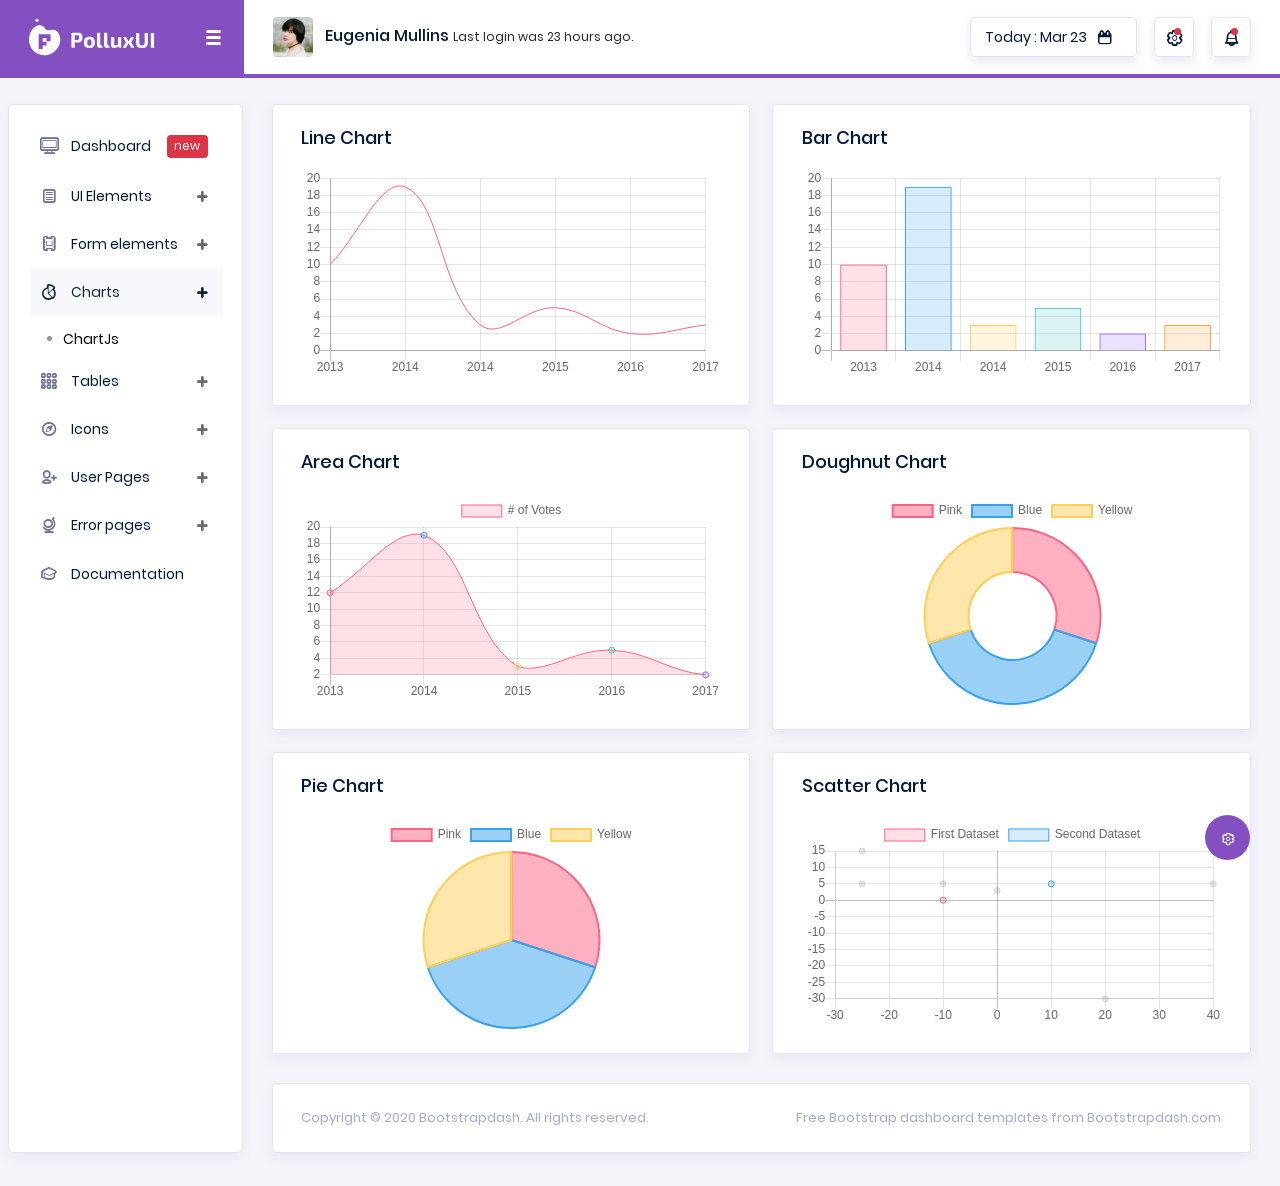
<file: template/pages/charts/chartjs.html>
<!DOCTYPE html>
<html lang="en">

<head>
  <!-- Required meta tags -->
  <meta charset="utf-8">
  <meta name="viewport" content="width=device-width, initial-scale=1, shrink-to-fit=no">
  <title>PolluxUI Admin</title>
  <!-- base:css -->
  <link rel="stylesheet" href="../../vendors/typicons/typicons.css">
  <link rel="stylesheet" href="../../vendors/css/vendor.bundle.base.css">
  <!-- endinject -->
  <!-- inject:css -->
  <link rel="stylesheet" href="../../css/vertical-layout-light/style.css">
  <!-- endinject -->
  <link rel="shortcut icon" href="../../images/favicon.png" />
</head>

<body>
  <div class="container-scroller">
    <!-- partial:../../partials/_navbar.html -->
    <nav class="navbar col-lg-12 col-12 p-0 fixed-top d-flex flex-row">
      <div class="navbar-brand-wrapper d-flex justify-content-center">
        <div class="navbar-brand-inner-wrapper d-flex justify-content-between align-items-center w-100">
          <a class="navbar-brand brand-logo" href="../../index.html"><img src="../../images/logo.svg" alt="logo"/></a>
          <a class="navbar-brand brand-logo-mini" href="../../index.html"><img src="../../images/logo-mini.svg" alt="logo"/></a>
          <button class="navbar-toggler navbar-toggler align-self-center" type="button" data-toggle="minimize">
            <span class="typcn typcn-th-menu"></span>
          </button>
        </div>
      </div>
      <div class="navbar-menu-wrapper d-flex align-items-center justify-content-end">
        <ul class="navbar-nav mr-lg-2">
          <li class="nav-item nav-profile dropdown">
            <a class="nav-link" href="#" data-toggle="dropdown" id="profileDropdown">
              <img src="../../images/faces/face5.jpg" alt="profile"/>
              <span class="nav-profile-name">Eugenia Mullins</span>
            </a>
            <div class="dropdown-menu dropdown-menu-right navbar-dropdown" aria-labelledby="profileDropdown">
              <a class="dropdown-item">
                <i class="typcn typcn-cog-outline text-primary"></i>
                Settings
              </a>
              <a class="dropdown-item">
                <i class="typcn typcn-eject text-primary"></i>
                Logout
              </a>
            </div>
          </li>
          <li class="nav-item nav-user-status dropdown">
              <p class="mb-0">Last login was 23 hours ago.</p>
          </li>
        </ul>
        <ul class="navbar-nav navbar-nav-right">
          <li class="nav-item nav-date dropdown">
            <a class="nav-link d-flex justify-content-center align-items-center" href="javascript:;">
              <h6 class="date mb-0">Today : Mar 23</h6>
              <i class="typcn typcn-calendar"></i>
            </a>
          </li>
          <li class="nav-item dropdown">
            <a class="nav-link count-indicator dropdown-toggle d-flex justify-content-center align-items-center" id="messageDropdown" href="#" data-toggle="dropdown">
              <i class="typcn typcn-cog-outline mx-0"></i>
              <span class="count"></span>
            </a>
            <div class="dropdown-menu dropdown-menu-right navbar-dropdown preview-list" aria-labelledby="messageDropdown">
              <p class="mb-0 font-weight-normal float-left dropdown-header">Messages</p>
              <a class="dropdown-item preview-item">
                <div class="preview-thumbnail">
                    <img src="../../images/faces/face4.jpg" alt="image" class="profile-pic">
                </div>
                <div class="preview-item-content flex-grow">
                  <h6 class="preview-subject ellipsis font-weight-normal">David Grey
                  </h6>
                  <p class="font-weight-light small-text text-muted mb-0">
                    The meeting is cancelled
                  </p>
                </div>
              </a>
              <a class="dropdown-item preview-item">
                <div class="preview-thumbnail">
                    <img src="../../images/faces/face2.jpg" alt="image" class="profile-pic">
                </div>
                <div class="preview-item-content flex-grow">
                  <h6 class="preview-subject ellipsis font-weight-normal">Tim Cook
                  </h6>
                  <p class="font-weight-light small-text text-muted mb-0">
                    New product launch
                  </p>
                </div>
              </a>
              <a class="dropdown-item preview-item">
                <div class="preview-thumbnail">
                    <img src="../../images/faces/face3.jpg" alt="image" class="profile-pic">
                </div>
                <div class="preview-item-content flex-grow">
                  <h6 class="preview-subject ellipsis font-weight-normal"> Johnson
                  </h6>
                  <p class="font-weight-light small-text text-muted mb-0">
                    Upcoming board meeting
                  </p>
                </div>
              </a>
            </div>
          </li>
          <li class="nav-item dropdown mr-0">
            <a class="nav-link count-indicator dropdown-toggle d-flex align-items-center justify-content-center" id="notificationDropdown" href="#" data-toggle="dropdown">
              <i class="typcn typcn-bell mx-0"></i>
              <span class="count"></span>
            </a>
            <div class="dropdown-menu dropdown-menu-right navbar-dropdown preview-list" aria-labelledby="notificationDropdown">
              <p class="mb-0 font-weight-normal float-left dropdown-header">Notifications</p>
              <a class="dropdown-item preview-item">
                <div class="preview-thumbnail">
                  <div class="preview-icon bg-success">
                    <i class="typcn typcn-info mx-0"></i>
                  </div>
                </div>
                <div class="preview-item-content">
                  <h6 class="preview-subject font-weight-normal">Application Error</h6>
                  <p class="font-weight-light small-text mb-0 text-muted">
                    Just now
                  </p>
                </div>
              </a>
              <a class="dropdown-item preview-item">
                <div class="preview-thumbnail">
                  <div class="preview-icon bg-warning">
                    <i class="typcn typcn-cog-outline mx-0"></i>
                  </div>
                </div>
                <div class="preview-item-content">
                  <h6 class="preview-subject font-weight-normal">Settings</h6>
                  <p class="font-weight-light small-text mb-0 text-muted">
                    Private message
                  </p>
                </div>
              </a>
              <a class="dropdown-item preview-item">
                <div class="preview-thumbnail">
                  <div class="preview-icon bg-info">
                    <i class="typcn typcn-user mx-0"></i> 
                  </div>
                </div>
                <div class="preview-item-content">
                  <h6 class="preview-subject font-weight-normal">New user registration</h6>
                  <p class="font-weight-light small-text mb-0 text-muted">
                    2 days ago
                  </p>
                </div>
              </a>
            </div>
          </li>
        </ul>
        <button class="navbar-toggler navbar-toggler-right d-lg-none align-self-center" type="button" data-toggle="offcanvas">
          <span class="typcn typcn-th-menu"></span>
        </button>
      </div>
    </nav>
    <!-- partial -->
    <div class="container-fluid page-body-wrapper">
      <!-- partial:../../partials/_settings-panel.html -->
      <div class="theme-setting-wrapper">
        <div id="settings-trigger"><i class="typcn typcn-cog-outline"></i></div>
        <div id="theme-settings" class="settings-panel">
          <i class="settings-close typcn typcn-times"></i>
          <p class="settings-heading">SIDEBAR SKINS</p>
          <div class="sidebar-bg-options selected" id="sidebar-light-theme"><div class="img-ss rounded-circle bg-light border mr-3"></div>Light</div>
          <div class="sidebar-bg-options" id="sidebar-dark-theme"><div class="img-ss rounded-circle bg-dark border mr-3"></div>Dark</div>
          <p class="settings-heading mt-2">HEADER SKINS</p>
          <div class="color-tiles mx-0 px-4">
            <div class="tiles success"></div>
            <div class="tiles warning"></div>
            <div class="tiles danger"></div>
            <div class="tiles info"></div>
            <div class="tiles dark"></div>
            <div class="tiles default"></div>
          </div>
        </div>
      </div>
      <div id="right-sidebar" class="settings-panel">
        <i class="settings-close typcn typcn-times"></i>
        <ul class="nav nav-tabs" id="setting-panel" role="tablist">
          <li class="nav-item">
            <a class="nav-link active" id="todo-tab" data-toggle="tab" href="#todo-section" role="tab" aria-controls="todo-section" aria-expanded="true">TO DO LIST</a>
          </li>
          <li class="nav-item">
            <a class="nav-link" id="chats-tab" data-toggle="tab" href="#chats-section" role="tab" aria-controls="chats-section">CHATS</a>
          </li>
        </ul>
        <div class="tab-content" id="setting-content">
          <div class="tab-pane fade show active scroll-wrapper" id="todo-section" role="tabpanel" aria-labelledby="todo-section">
            <div class="add-items d-flex px-3 mb-0">
              <form class="form w-100">
                <div class="form-group d-flex">
                  <input type="text" class="form-control todo-list-input" placeholder="Add To-do">
                  <button type="submit" class="add btn btn-primary todo-list-add-btn" id="add-task">Add</button>
                </div>
              </form>
            </div>
            <div class="list-wrapper px-3">
              <ul class="d-flex flex-column-reverse todo-list">
                <li>
                  <div class="form-check">
                    <label class="form-check-label">
                      <input class="checkbox" type="checkbox">
                      Team review meeting at 3.00 PM
                    </label>
                  </div>
                  <i class="remove typcn typcn-delete-outline"></i>
                </li>
                <li>
                  <div class="form-check">
                    <label class="form-check-label">
                      <input class="checkbox" type="checkbox">
                      Prepare for presentation
                    </label>
                  </div>
                  <i class="remove typcn typcn-delete-outline"></i>
                </li>
                <li>
                  <div class="form-check">
                    <label class="form-check-label">
                      <input class="checkbox" type="checkbox">
                      Resolve all the low priority tickets due today
                    </label>
                  </div>
                  <i class="remove typcn typcn-delete-outline"></i>
                </li>
                <li class="completed">
                  <div class="form-check">
                    <label class="form-check-label">
                      <input class="checkbox" type="checkbox" checked>
                      Schedule meeting for next week
                    </label>
                  </div>
                  <i class="remove typcn typcn-delete-outline"></i>
                </li>
                <li class="completed">
                  <div class="form-check">
                    <label class="form-check-label">
                      <input class="checkbox" type="checkbox" checked>
                      Project review
                    </label>
                  </div>
                  <i class="remove typcn typcn-delete-outline"></i>
                </li>
              </ul>
            </div>
            <div class="events py-4 border-bottom px-3">
              <div class="wrapper d-flex mb-2">
                <i class="typcn typcn-media-record-outline text-primary mr-2"></i>
                <span>Feb 11 2018</span>
              </div>
              <p class="mb-0 font-weight-thin text-gray">Creating component page</p>
              <p class="text-gray mb-0">build a js based app</p>
            </div>
            <div class="events pt-4 px-3">
              <div class="wrapper d-flex mb-2">
                <i class="typcn typcn-media-record-outline text-primary mr-2"></i>
                <span>Feb 7 2018</span>
              </div>
              <p class="mb-0 font-weight-thin text-gray">Meeting with Alisa</p>
              <p class="text-gray mb-0 ">Call Sarah Graves</p>
            </div>
          </div>
          <!-- To do section tab ends -->
          <div class="tab-pane fade" id="chats-section" role="tabpanel" aria-labelledby="chats-section">
            <div class="d-flex align-items-center justify-content-between border-bottom">
              <p class="settings-heading border-top-0 mb-3 pl-3 pt-0 border-bottom-0 pb-0">Friends</p>
              <small class="settings-heading border-top-0 mb-3 pt-0 border-bottom-0 pb-0 pr-3 font-weight-normal">See All</small>
            </div>
            <ul class="chat-list">
              <li class="list active">
                <div class="profile"><img src="../../images/faces/face1.jpg" alt="image"><span class="online"></span></div>
                <div class="info">
                  <p>Thomas Douglas</p>
                  <p>Available</p>
                </div>
                <small class="text-muted my-auto">19 min</small>
              </li>
              <li class="list">
                <div class="profile"><img src="../../images/faces/face2.jpg" alt="image"><span class="offline"></span></div>
                <div class="info">
                  <div class="wrapper d-flex">
                    <p>Catherine</p>
                  </div>
                  <p>Away</p>
                </div>
                <div class="badge badge-success badge-pill my-auto mx-2">4</div>
                <small class="text-muted my-auto">23 min</small>
              </li>
              <li class="list">
                <div class="profile"><img src="../../images/faces/face3.jpg" alt="image"><span class="online"></span></div>
                <div class="info">
                  <p>Daniel Russell</p>
                  <p>Available</p>
                </div>
                <small class="text-muted my-auto">14 min</small>
              </li>
              <li class="list">
                <div class="profile"><img src="../../images/faces/face4.jpg" alt="image"><span class="offline"></span></div>
                <div class="info">
                  <p>James Richardson</p>
                  <p>Away</p>
                </div>
                <small class="text-muted my-auto">2 min</small>
              </li>
              <li class="list">
                <div class="profile"><img src="../../images/faces/face5.jpg" alt="image"><span class="online"></span></div>
                <div class="info">
                  <p>Madeline Kennedy</p>
                  <p>Available</p>
                </div>
                <small class="text-muted my-auto">5 min</small>
              </li>
              <li class="list">
                <div class="profile"><img src="../../images/faces/face6.jpg" alt="image"><span class="online"></span></div>
                <div class="info">
                  <p>Sarah Graves</p>
                  <p>Available</p>
                </div>
                <small class="text-muted my-auto">47 min</small>
              </li>
            </ul>
          </div>
          <!-- chat tab ends -->
        </div>
      </div>
      <!-- partial -->
      <!-- partial:../../partials/_sidebar.html -->
      <nav class="sidebar sidebar-offcanvas" id="sidebar">
        <ul class="nav">
          <li class="nav-item">
            <a class="nav-link" href="../../index.html">
              <i class="typcn typcn-device-desktop menu-icon"></i>
              <span class="menu-title">Dashboard</span>
              <div class="badge badge-danger">new</div>
            </a>
          </li>
          <li class="nav-item">
            <a class="nav-link" data-toggle="collapse" href="#ui-basic" aria-expanded="false" aria-controls="ui-basic">
              <i class="typcn typcn-document-text menu-icon"></i>
              <span class="menu-title">UI Elements</span>
              <i class="menu-arrow"></i>
            </a>
            <div class="collapse" id="ui-basic">
              <ul class="nav flex-column sub-menu">
                <li class="nav-item"> <a class="nav-link" href="../../pages/ui-features/buttons.html">Buttons</a></li>
                <li class="nav-item"> <a class="nav-link" href="../../pages/ui-features/dropdowns.html">Dropdowns</a></li>
                <li class="nav-item"> <a class="nav-link" href="../../pages/ui-features/typography.html">Typography</a></li>
              </ul>
            </div>
          </li>
          <li class="nav-item">
            <a class="nav-link" data-toggle="collapse" href="#form-elements" aria-expanded="false" aria-controls="form-elements">
              <i class="typcn typcn-film menu-icon"></i>
              <span class="menu-title">Form elements</span>
              <i class="menu-arrow"></i>
            </a>
            <div class="collapse" id="form-elements">
              <ul class="nav flex-column sub-menu">
                <li class="nav-item"><a class="nav-link" href="../../pages/forms/basic_elements.html">Basic Elements</a></li>
              </ul>
            </div>
          </li>
          <li class="nav-item">
            <a class="nav-link" data-toggle="collapse" href="#charts" aria-expanded="false" aria-controls="charts">
              <i class="typcn typcn-chart-pie-outline menu-icon"></i>
              <span class="menu-title">Charts</span>
              <i class="menu-arrow"></i>
            </a>
            <div class="collapse" id="charts">
              <ul class="nav flex-column sub-menu">
                <li class="nav-item"> <a class="nav-link" href="../../pages/charts/chartjs.html">ChartJs</a></li>
              </ul>
            </div>
          </li>
          <li class="nav-item">
            <a class="nav-link" data-toggle="collapse" href="#tables" aria-expanded="false" aria-controls="tables">
              <i class="typcn typcn-th-small-outline menu-icon"></i>
              <span class="menu-title">Tables</span>
              <i class="menu-arrow"></i>
            </a>
            <div class="collapse" id="tables">
              <ul class="nav flex-column sub-menu">
                <li class="nav-item"> <a class="nav-link" href="../../pages/tables/basic-table.html">Basic table</a></li>
              </ul>
            </div>
          </li>
          <li class="nav-item">
            <a class="nav-link" data-toggle="collapse" href="#icons" aria-expanded="false" aria-controls="icons">
              <i class="typcn typcn-compass menu-icon"></i>
              <span class="menu-title">Icons</span>
              <i class="menu-arrow"></i>
            </a>
            <div class="collapse" id="icons">
              <ul class="nav flex-column sub-menu">
                <li class="nav-item"> <a class="nav-link" href="../../pages/icons/mdi.html">Mdi icons</a></li>
              </ul>
            </div>
          </li>
          <li class="nav-item">
            <a class="nav-link" data-toggle="collapse" href="#auth" aria-expanded="false" aria-controls="auth">
              <i class="typcn typcn-user-add-outline menu-icon"></i>
              <span class="menu-title">User Pages</span>
              <i class="menu-arrow"></i>
            </a>
            <div class="collapse" id="auth">
              <ul class="nav flex-column sub-menu">
                <li class="nav-item"> <a class="nav-link" href="../../pages/samples/login.html"> Login </a></li>
                <li class="nav-item"> <a class="nav-link" href="../../pages/samples/register.html"> Register </a></li>
              </ul>
            </div>
          </li>
          <li class="nav-item">
            <a class="nav-link" data-toggle="collapse" href="#error" aria-expanded="false" aria-controls="error">
              <i class="typcn typcn-globe-outline menu-icon"></i>
              <span class="menu-title">Error pages</span>
              <i class="menu-arrow"></i>
            </a>
            <div class="collapse" id="error">
              <ul class="nav flex-column sub-menu">
                <li class="nav-item"> <a class="nav-link" href="../../pages/samples/error-404.html"> 404 </a></li>
                <li class="nav-item"> <a class="nav-link" href="../../pages/samples/error-500.html"> 500 </a></li>
              </ul>
            </div>
          </li>
          <li class="nav-item">
            <a class="nav-link" href="https://bootstrapdash.com/demo/polluxui-free/docs/documentation.html">
              <i class="typcn typcn-mortar-board menu-icon"></i>
              <span class="menu-title">Documentation</span>
            </a>
          </li>
        </ul>
      </nav>
      <!-- partial -->
      <div class="main-panel">
        <div class="content-wrapper">
          <div class="row">
            <div class="col-lg-6 grid-margin stretch-card">
              <div class="card">
                <div class="card-body">
                  <h4 class="card-title">Line chart</h4>
                  <canvas id="lineChart"></canvas>
                </div>
              </div>
            </div>
            <div class="col-lg-6 grid-margin stretch-card">
              <div class="card">
                <div class="card-body">
                  <h4 class="card-title">Bar chart</h4>
                  <canvas id="barChart"></canvas>
                </div>
              </div>
            </div>
          </div>
          <div class="row">
            <div class="col-lg-6 grid-margin stretch-card">
              <div class="card">
                <div class="card-body">
                  <h4 class="card-title">Area chart</h4>
                  <canvas id="areaChart"></canvas>
                </div>
              </div>
            </div>
            <div class="col-lg-6 grid-margin stretch-card">
              <div class="card">
                <div class="card-body">
                  <h4 class="card-title">Doughnut chart</h4>
                  <canvas id="doughnutChart"></canvas>
                </div>
              </div>
            </div>
          </div>
          <div class="row">
            <div class="col-lg-6 grid-margin grid-margin-lg-0 stretch-card">
              <div class="card">
                <div class="card-body">
                  <h4 class="card-title">Pie chart</h4>
                  <canvas id="pieChart"></canvas>
                </div>
              </div>
            </div>
            <div class="col-lg-6 grid-margin grid-margin-lg-0 stretch-card">
              <div class="card">
                <div class="card-body">
                  <h4 class="card-title">Scatter chart</h4>
                  <canvas id="scatterChart"></canvas>
                </div>
              </div>
            </div>
          </div>
        </div>
        <!-- content-wrapper ends -->
        <!-- partial:../../partials/_footer.html -->
        <footer class="footer">
            <div class="card">
                <div class="card-body">
                    <div class="d-sm-flex justify-content-center justify-content-sm-between">
                        <span class="text-muted text-center text-sm-left d-block d-sm-inline-block">Copyright © 2020 <a href="https://www.bootstrapdash.com/" class="text-muted" target="_blank">Bootstrapdash</a>. All rights reserved.</span>
                        <span class="float-none float-sm-right d-block mt-1 mt-sm-0 text-center text-muted">Free <a href="https://www.bootstrapdash.com/" class="text-muted" target="_blank">Bootstrap dashboard</a> templates from Bootstrapdash.com</span>
                    </div>
                </div>    
            </div>        
        </footer>
        <!-- partial -->
      </div>
      <!-- main-panel ends -->
    </div>
    <!-- page-body-wrapper ends -->
  </div>
  <!-- container-scroller -->
  <!-- base:js -->
  <script src="../../vendors/js/vendor.bundle.base.js"></script>
  <!-- endinject -->
  <!-- inject:js -->
  <script src="../../js/off-canvas.js"></script>
  <script src="../../js/hoverable-collapse.js"></script>
  <script src="../../js/template.js"></script>
  <script src="../../js/settings.js"></script>
  <script src="../../js/todolist.js"></script>
  <!-- endinject -->
  <!-- plugin js for this page -->
  <script src="../../vendors/chart.js/Chart.min.js"></script>
  <!-- End plugin js for this page -->
  <!-- Custom js for this page-->
  <script src="../../js/chart.js"></script>
  <!-- End custom js for this page-->
</body>

</html>
</file>
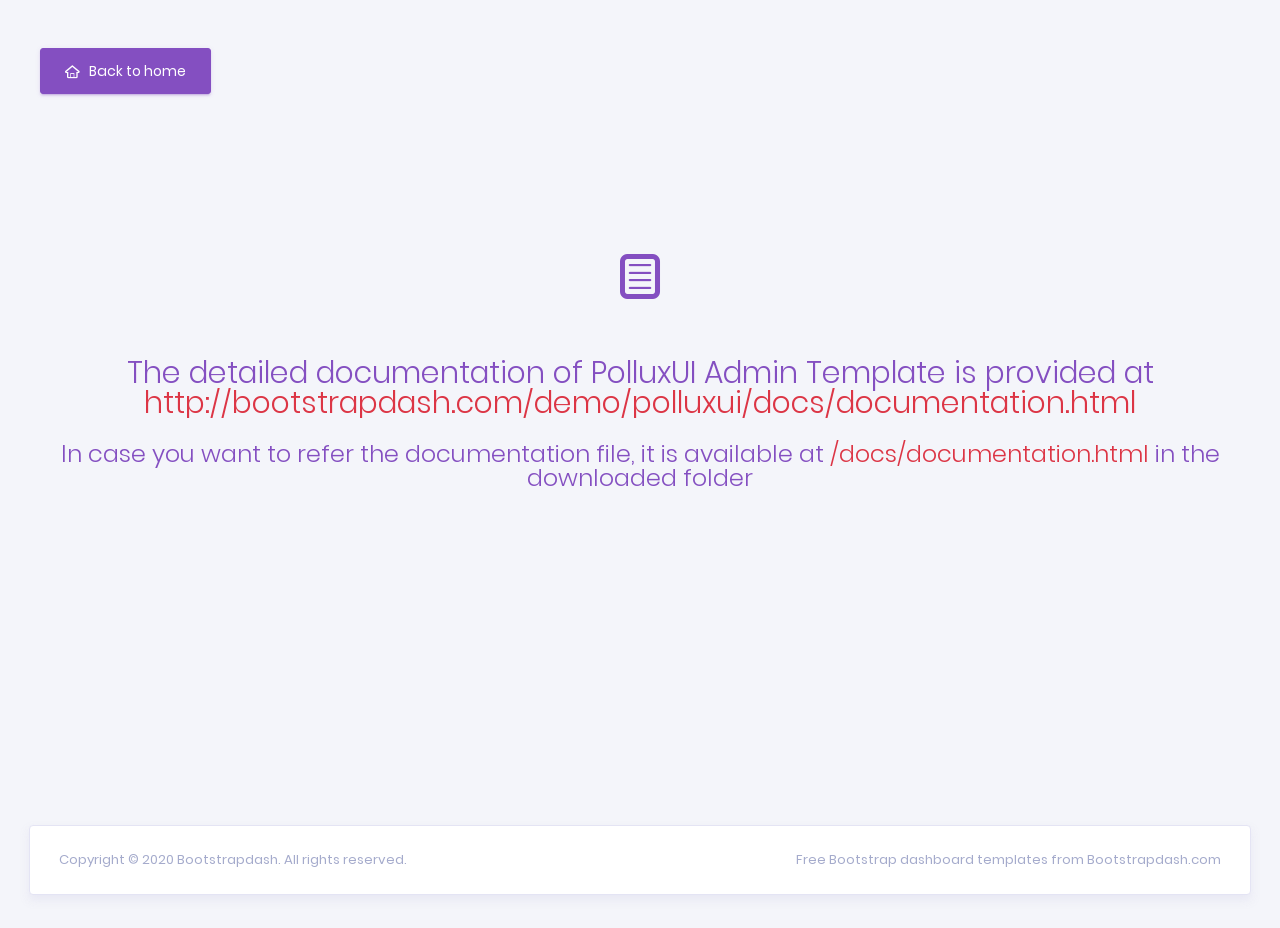
<file: template/pages/documentation/documentation.html>
<!DOCTYPE html>
<html lang="en">

<head>
  <!-- Required meta tags -->
  <meta charset="utf-8">
  <meta name="viewport" content="width=device-width, initial-scale=1, shrink-to-fit=no">
  <title>PolluxUI Admin Dashboard</title>
  <!-- base:css -->
  <link rel="stylesheet" href="../../vendors/typicons/typicons.css">
  <link rel="stylesheet" href="../../vendors/css/vendor.bundle.base.css">
  <!-- endinject -->
  <!-- plugin css for this page -->
  <!-- End plugin css for this page -->
  <!-- inject:css -->
  <link rel="stylesheet" href="../../css/vertical-layout-light/style.css">
  <!-- endinject -->
  <link rel="shortcut icon" href="../../images/favicon.png" />
</head>

<body>
    <div class=" container-scroller">
        <div class="container-fluid page-body-wrapper full-page-wrapper">
          <div class="main-panel w-100  documentation">
            <div class="content-wrapper">
              <div class="container-fluid">
                <div class="row">
                  <div class="col-12 pt-5">
                    <a class="btn btn-primary" href="../../index.html"><i class="typcn typcn-home-outline mr-2"></i>Back to home</a>
                  </div>
                </div>
                <div class="row pt-5 mt-5">
                  <div class="col-12 pt-5 text-center">
                    <i class="text-primary typcn icon-default typcn-document-text display-1"></i>
                    <h3 class="text-primary font-weight-light mt-5">
                      The detailed documentation of PolluxUI Admin Template is provided at 
                      <a href="http://bootstrapdash.com/demo/polluxui/docs/documentation.html" target="_blank" class="text-danger d-block text-truncate">
                        http://bootstrapdash.com/demo/polluxui/docs/documentation.html
                      </a>
                    </h3>
                    <h4 class="mt-4 font-weight-light text-primary">
                      In case you want to refer the documentation file, it is available at 
                      <span class="text-danger">/docs/documentation.html</span> 
                      in the downloaded folder
                    </h4>
                  </div>
                </div>
              </div>
            </div>
            <!-- partial:../../partials/_footer.html -->
            <footer class="footer">
            <div class="card">
                <div class="card-body">
                    <div class="d-sm-flex justify-content-center justify-content-sm-between">
                        <span class="text-muted text-center text-sm-left d-block d-sm-inline-block">Copyright © 2020 <a href="https://www.bootstrapdash.com/" class="text-muted" target="_blank">Bootstrapdash</a>. All rights reserved.</span>
                        <span class="float-none float-sm-right d-block mt-1 mt-sm-0 text-center text-muted">Free <a href="https://www.bootstrapdash.com/" class="text-muted" target="_blank">Bootstrap dashboard</a> templates from Bootstrapdash.com</span>
                    </div>
                </div>    
            </div>        
        </footer>
            <!-- partial -->
          </div>
        </div>
      </div>
<!-- base:js -->
<script src="../../vendors/js/vendor.bundle.base.js"></script>
<!-- endinject -->
<!-- inject:js -->
<script src="../../js/off-canvas.js"></script>
<script src="../../js/hoverable-collapse.js"></script>
<script src="../../js/template.js"></script>
<script src="../../js/settings.js"></script>
<script src="../../js/todolist.js"></script>
<!-- endinject -->
<!-- Custom js for this page-->
<!-- End custom js for this page-->
</body>

</html>
</file>
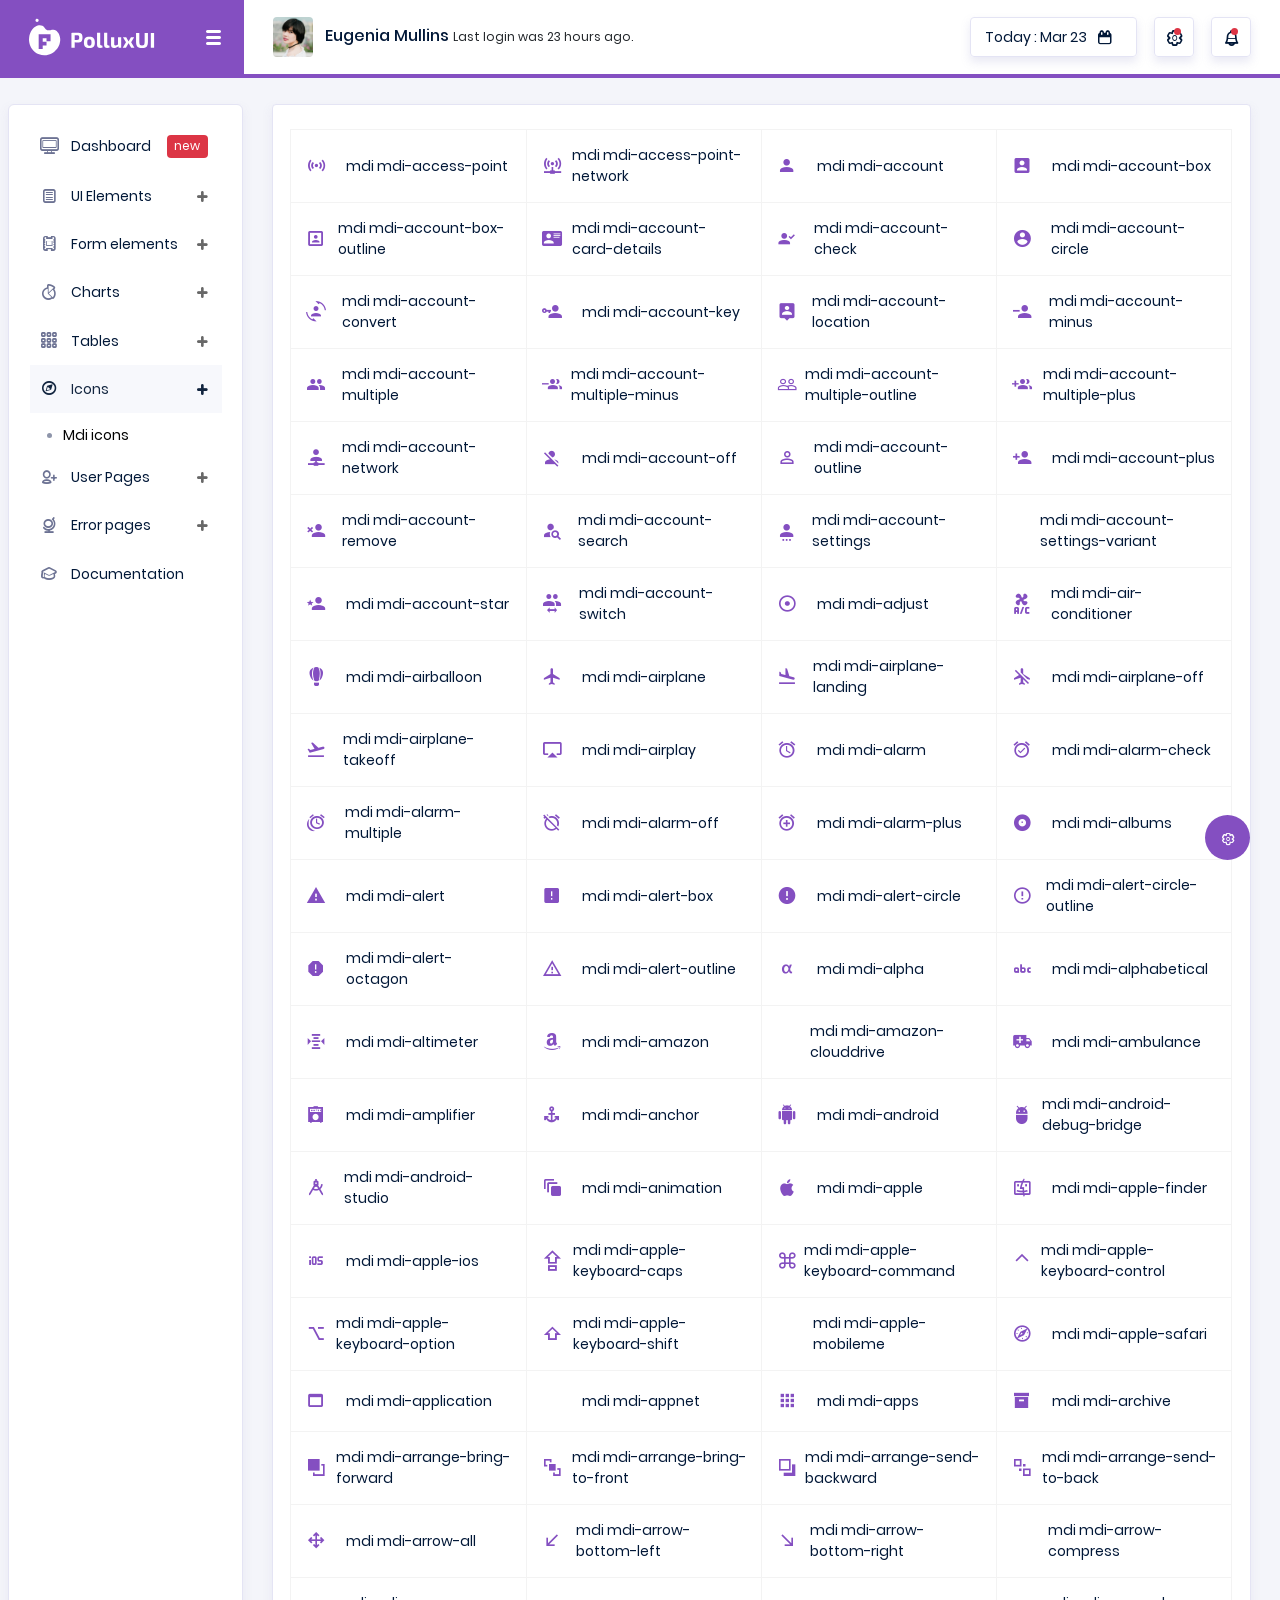
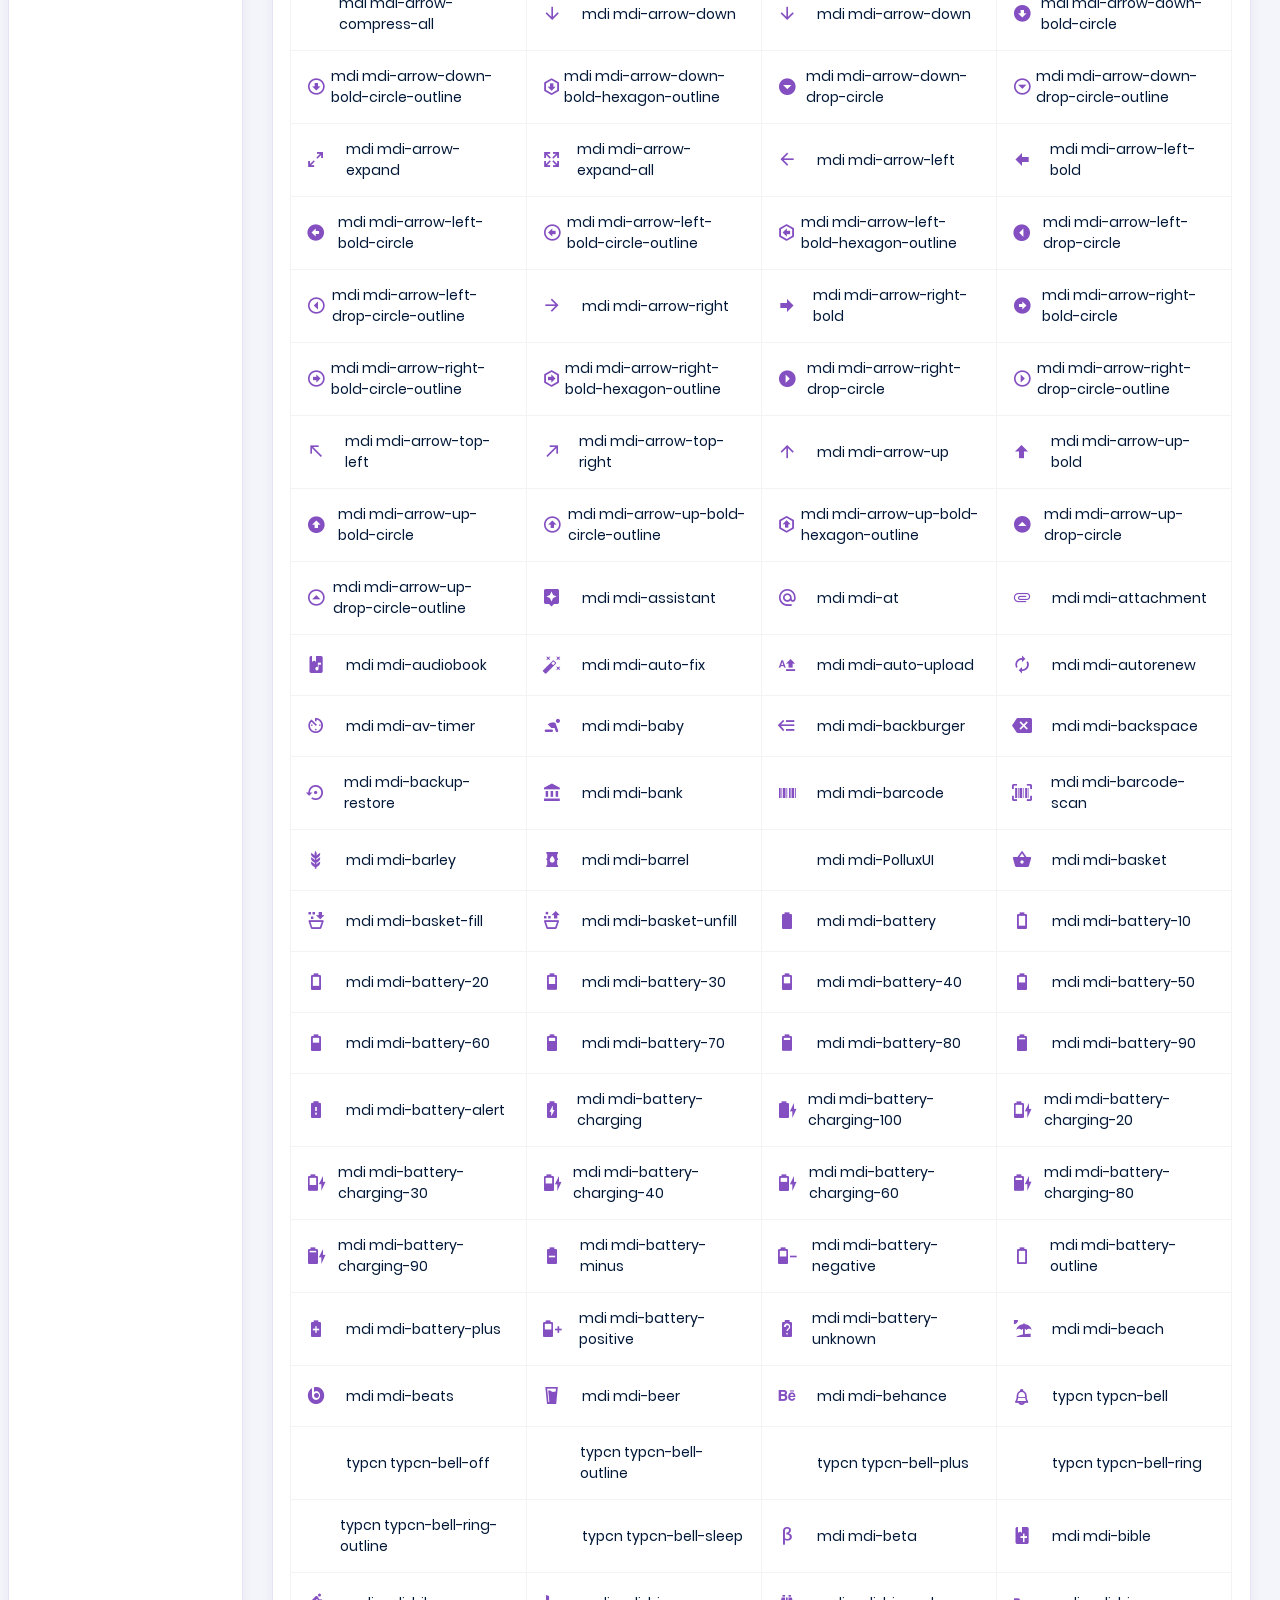
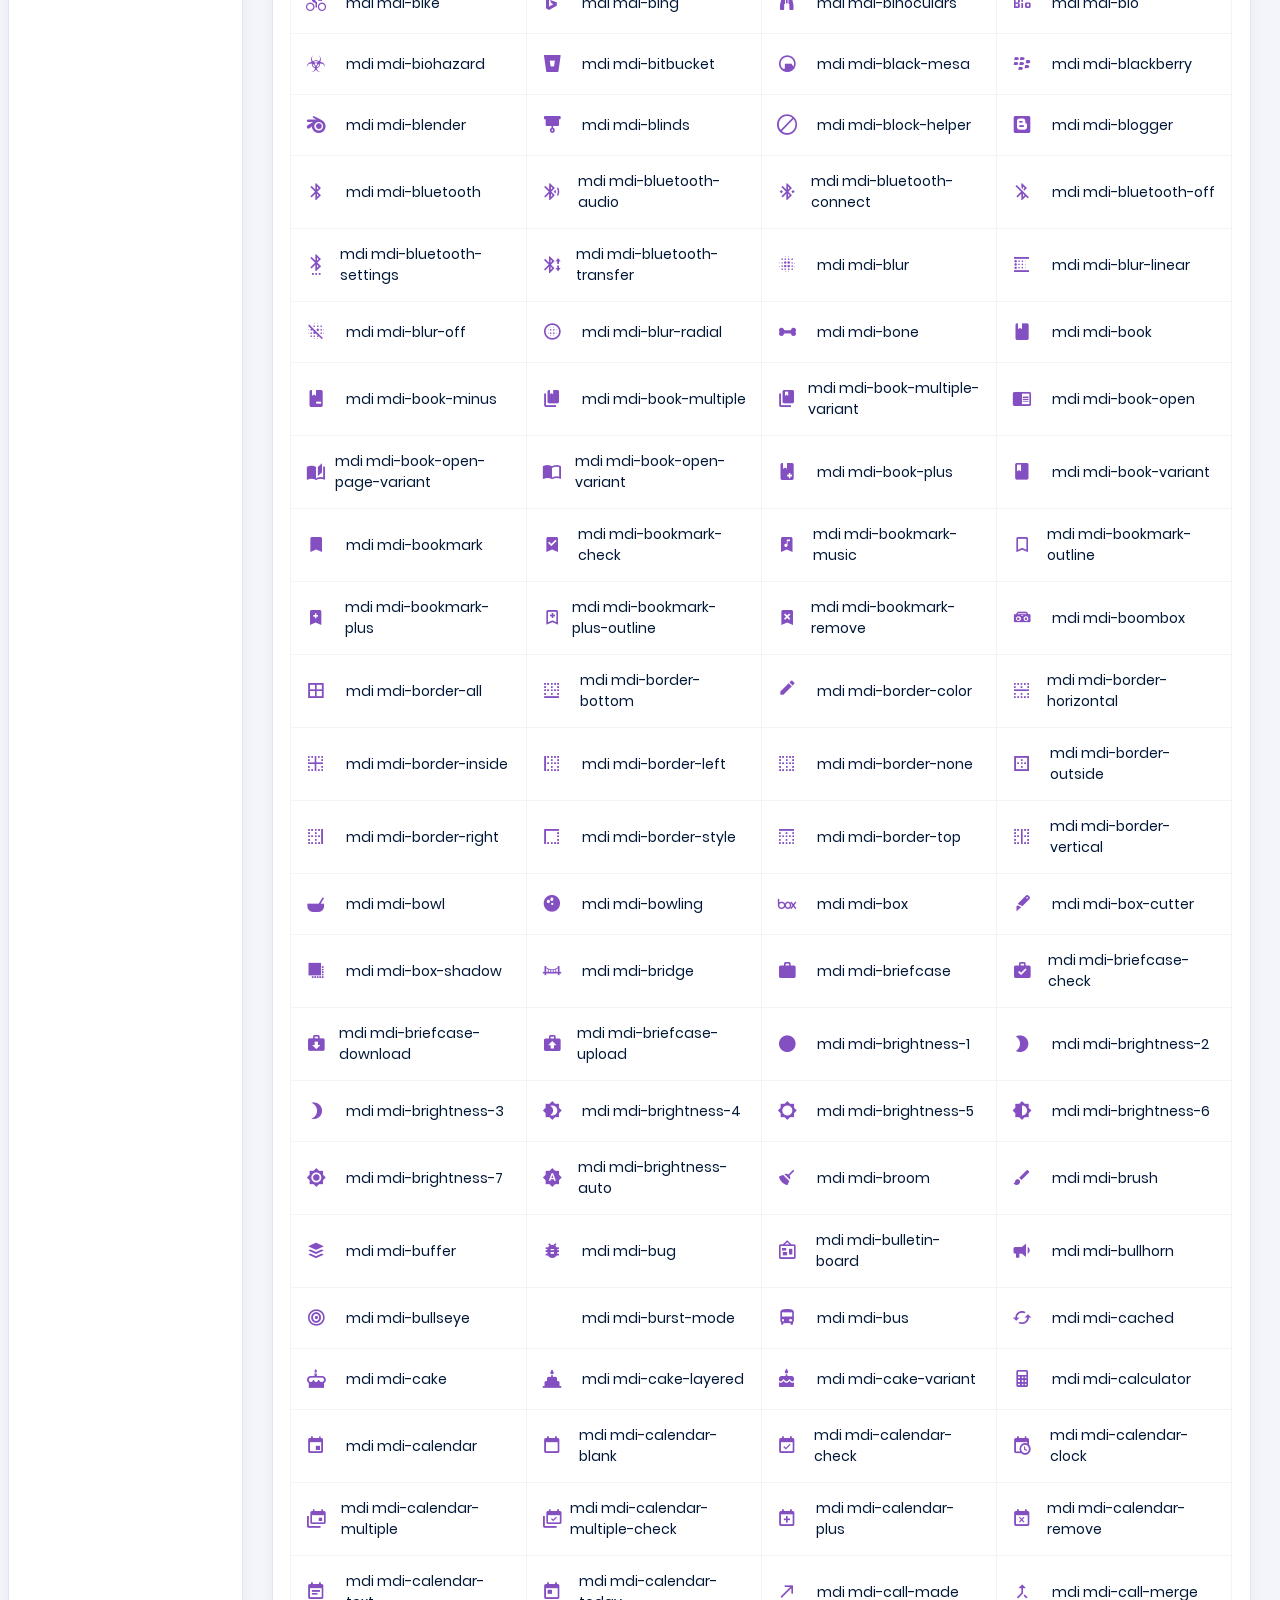
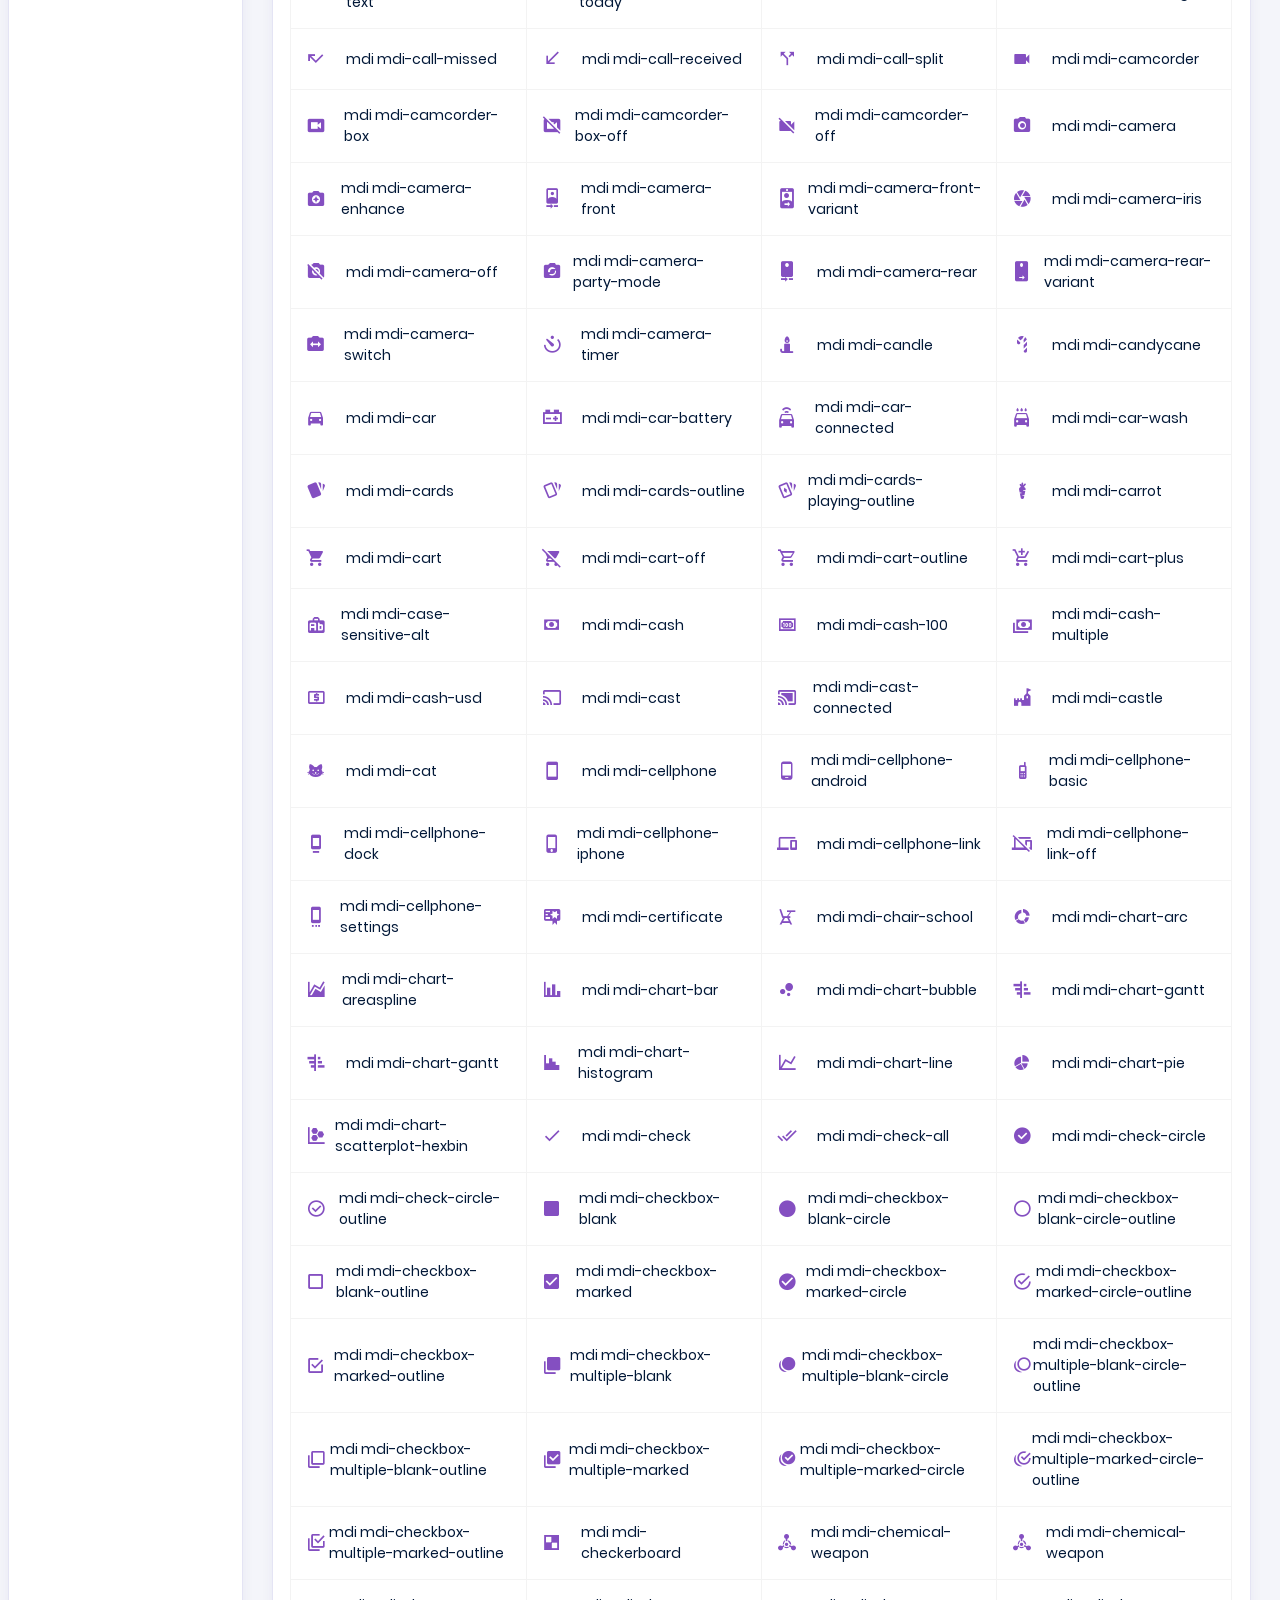
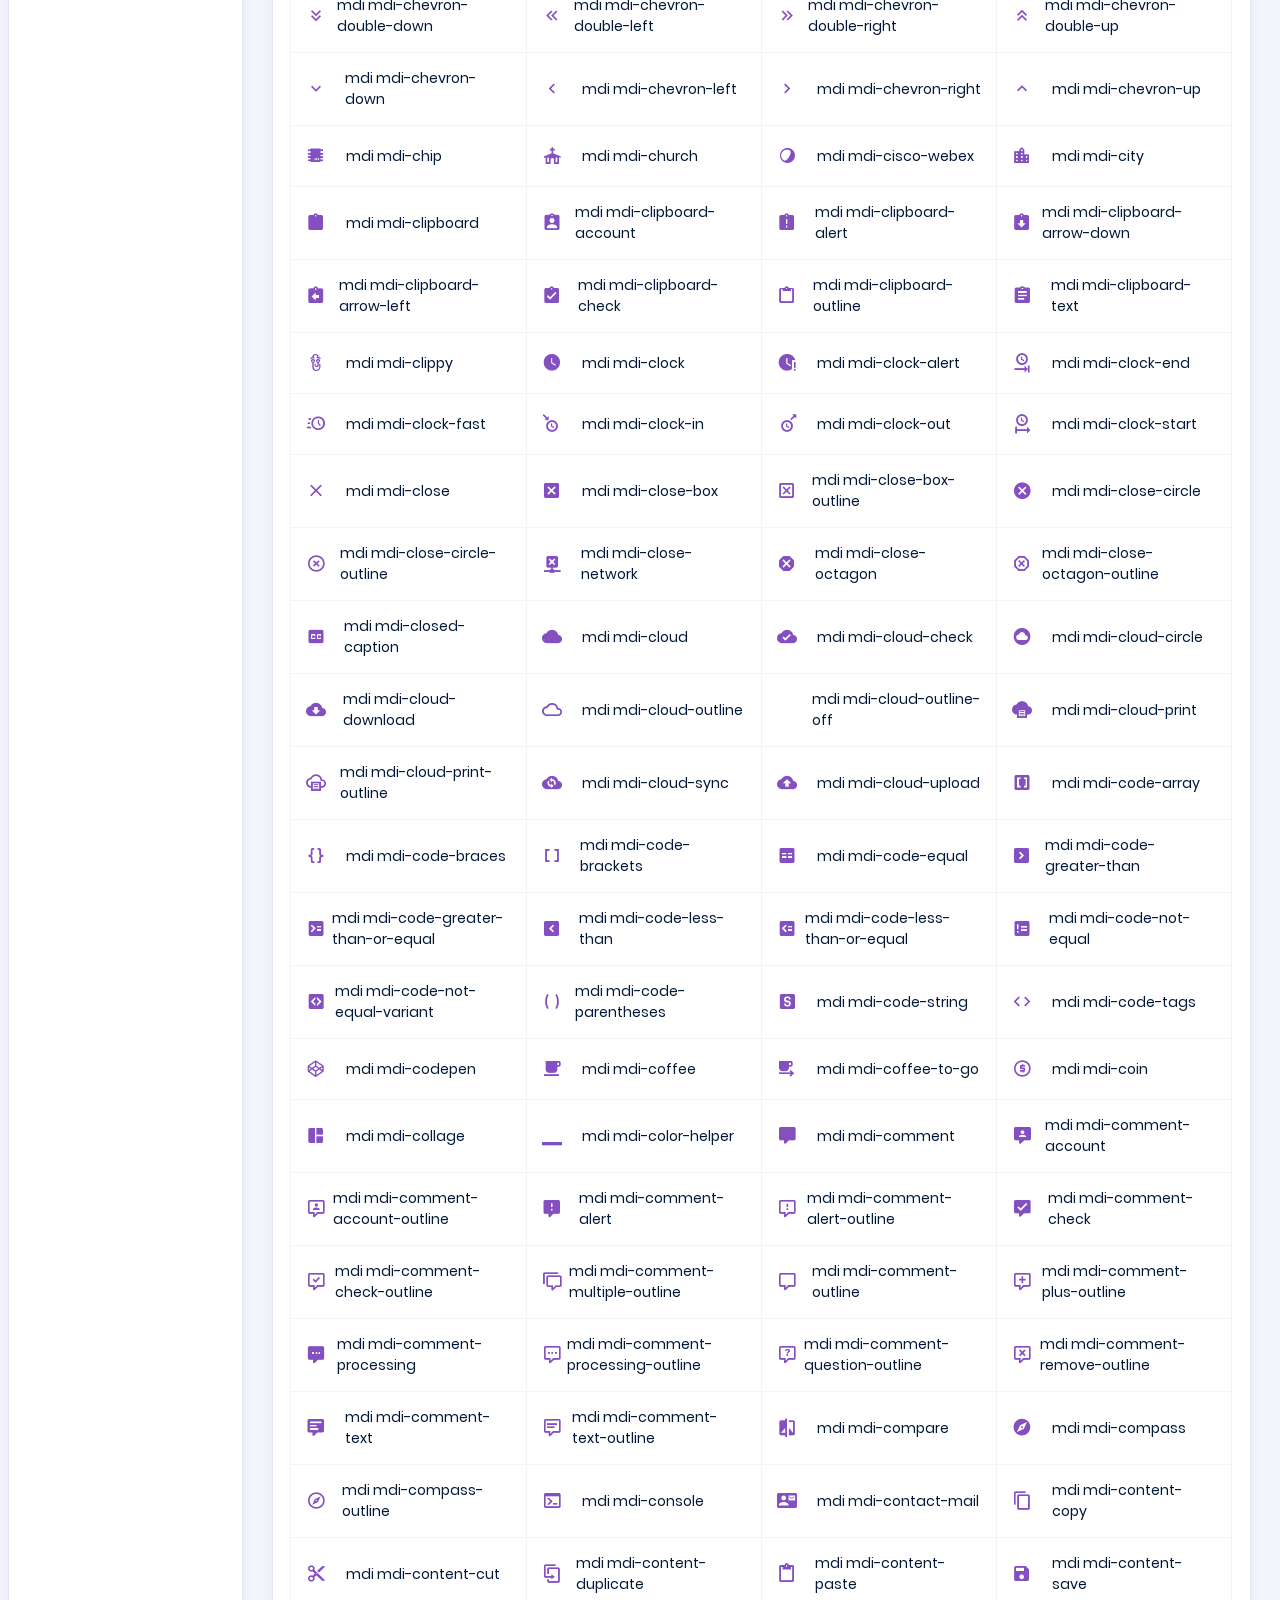
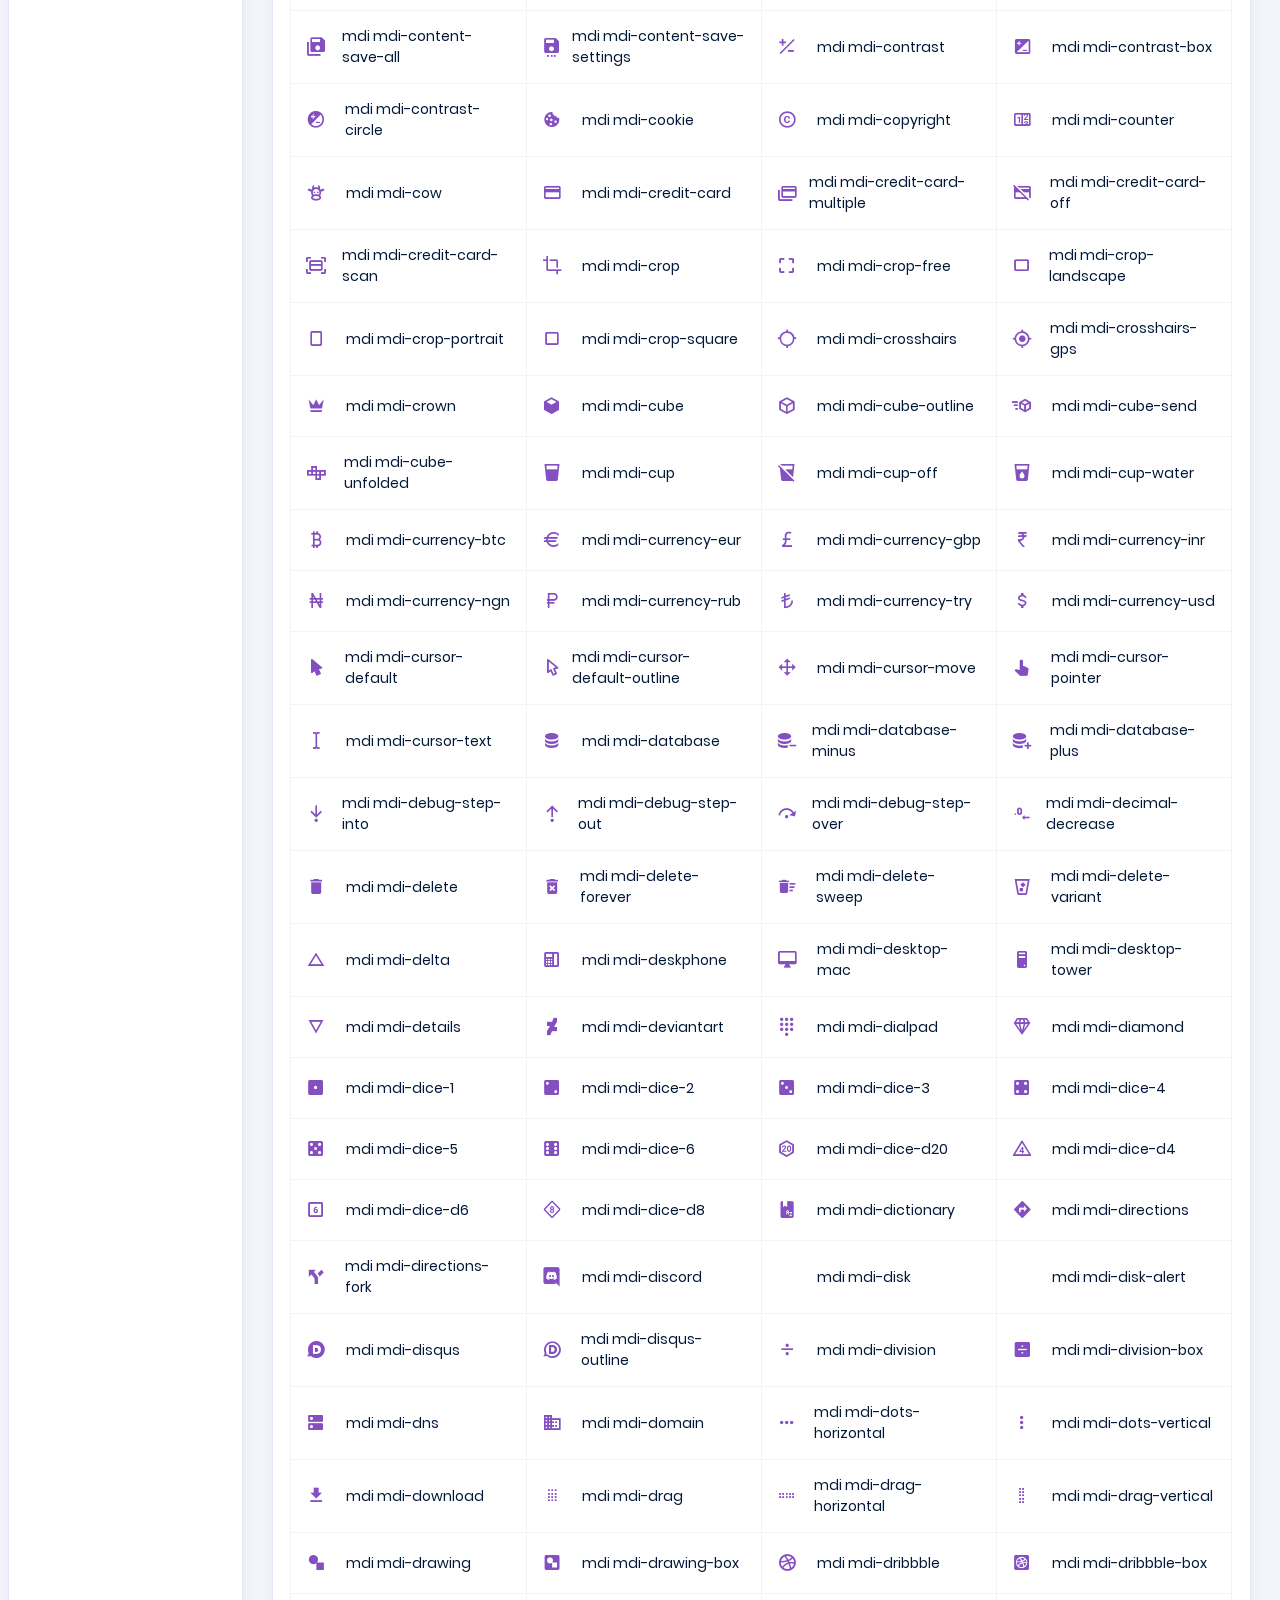
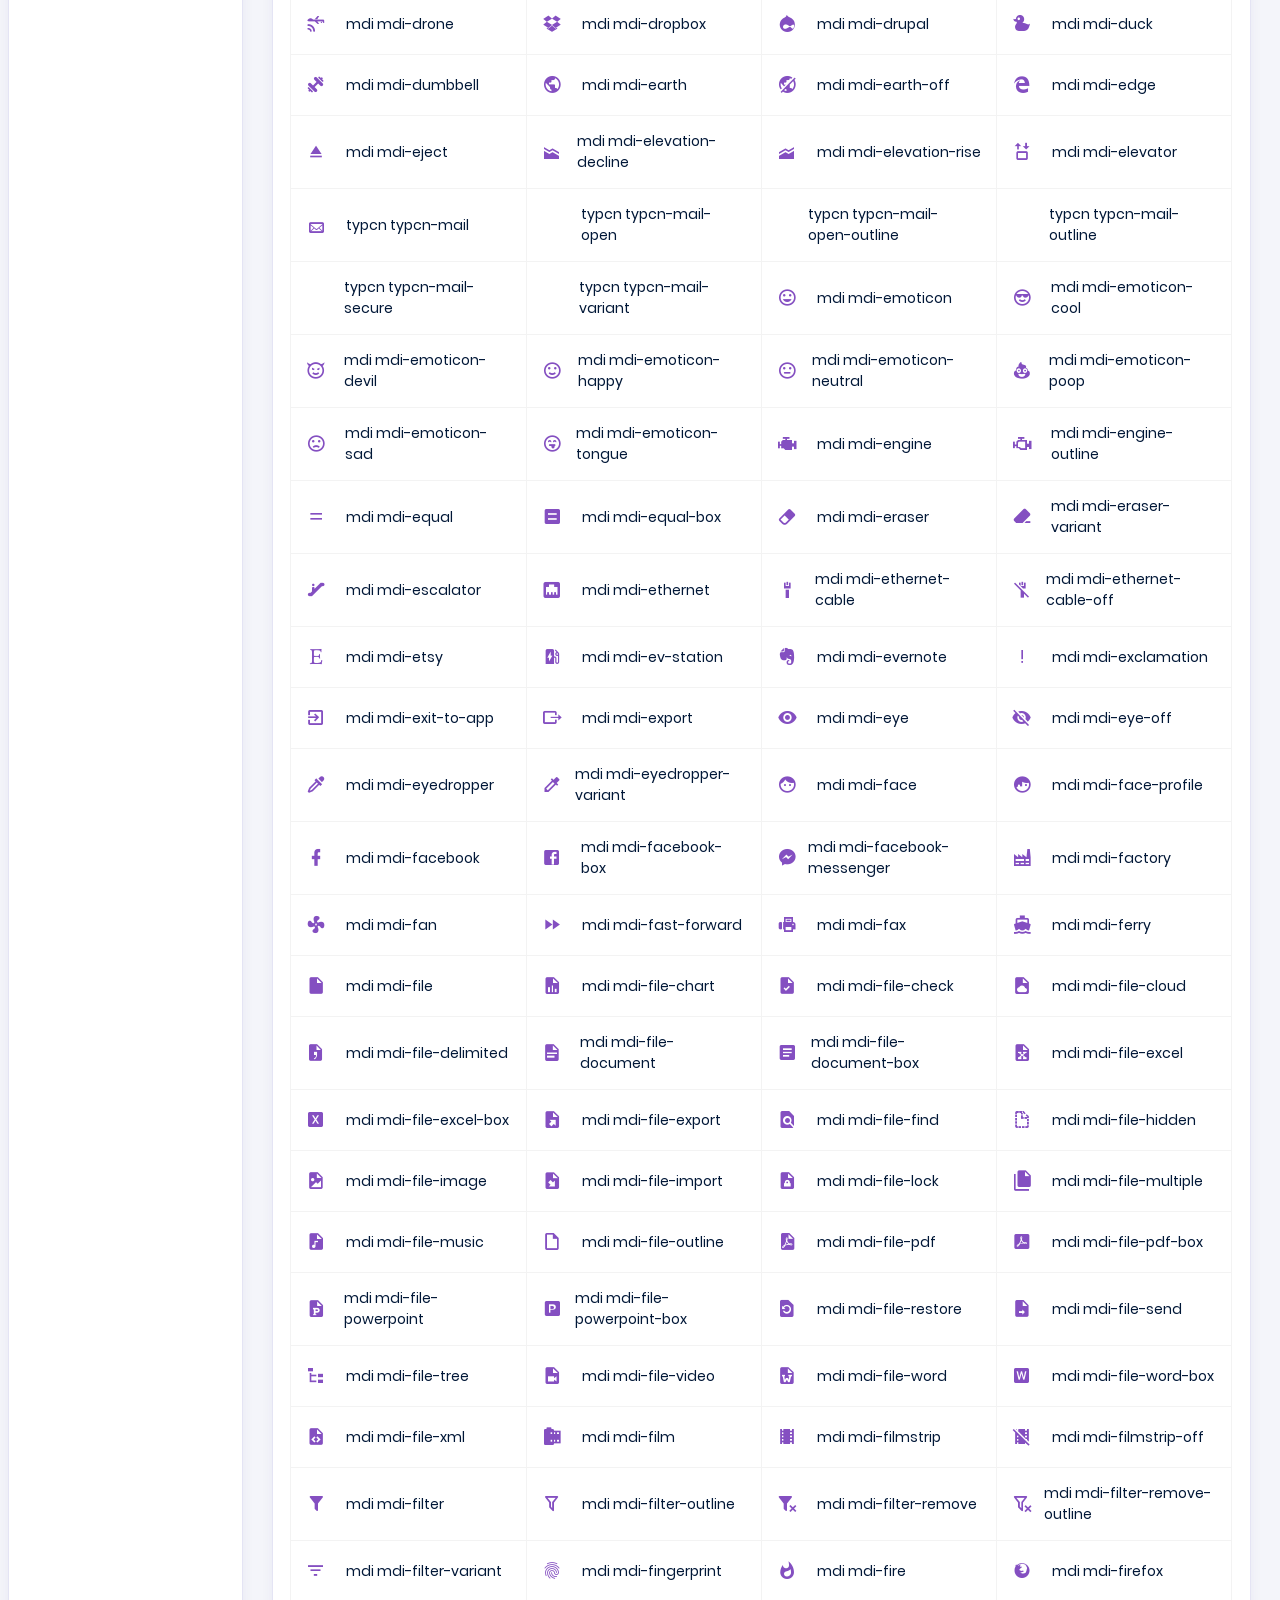
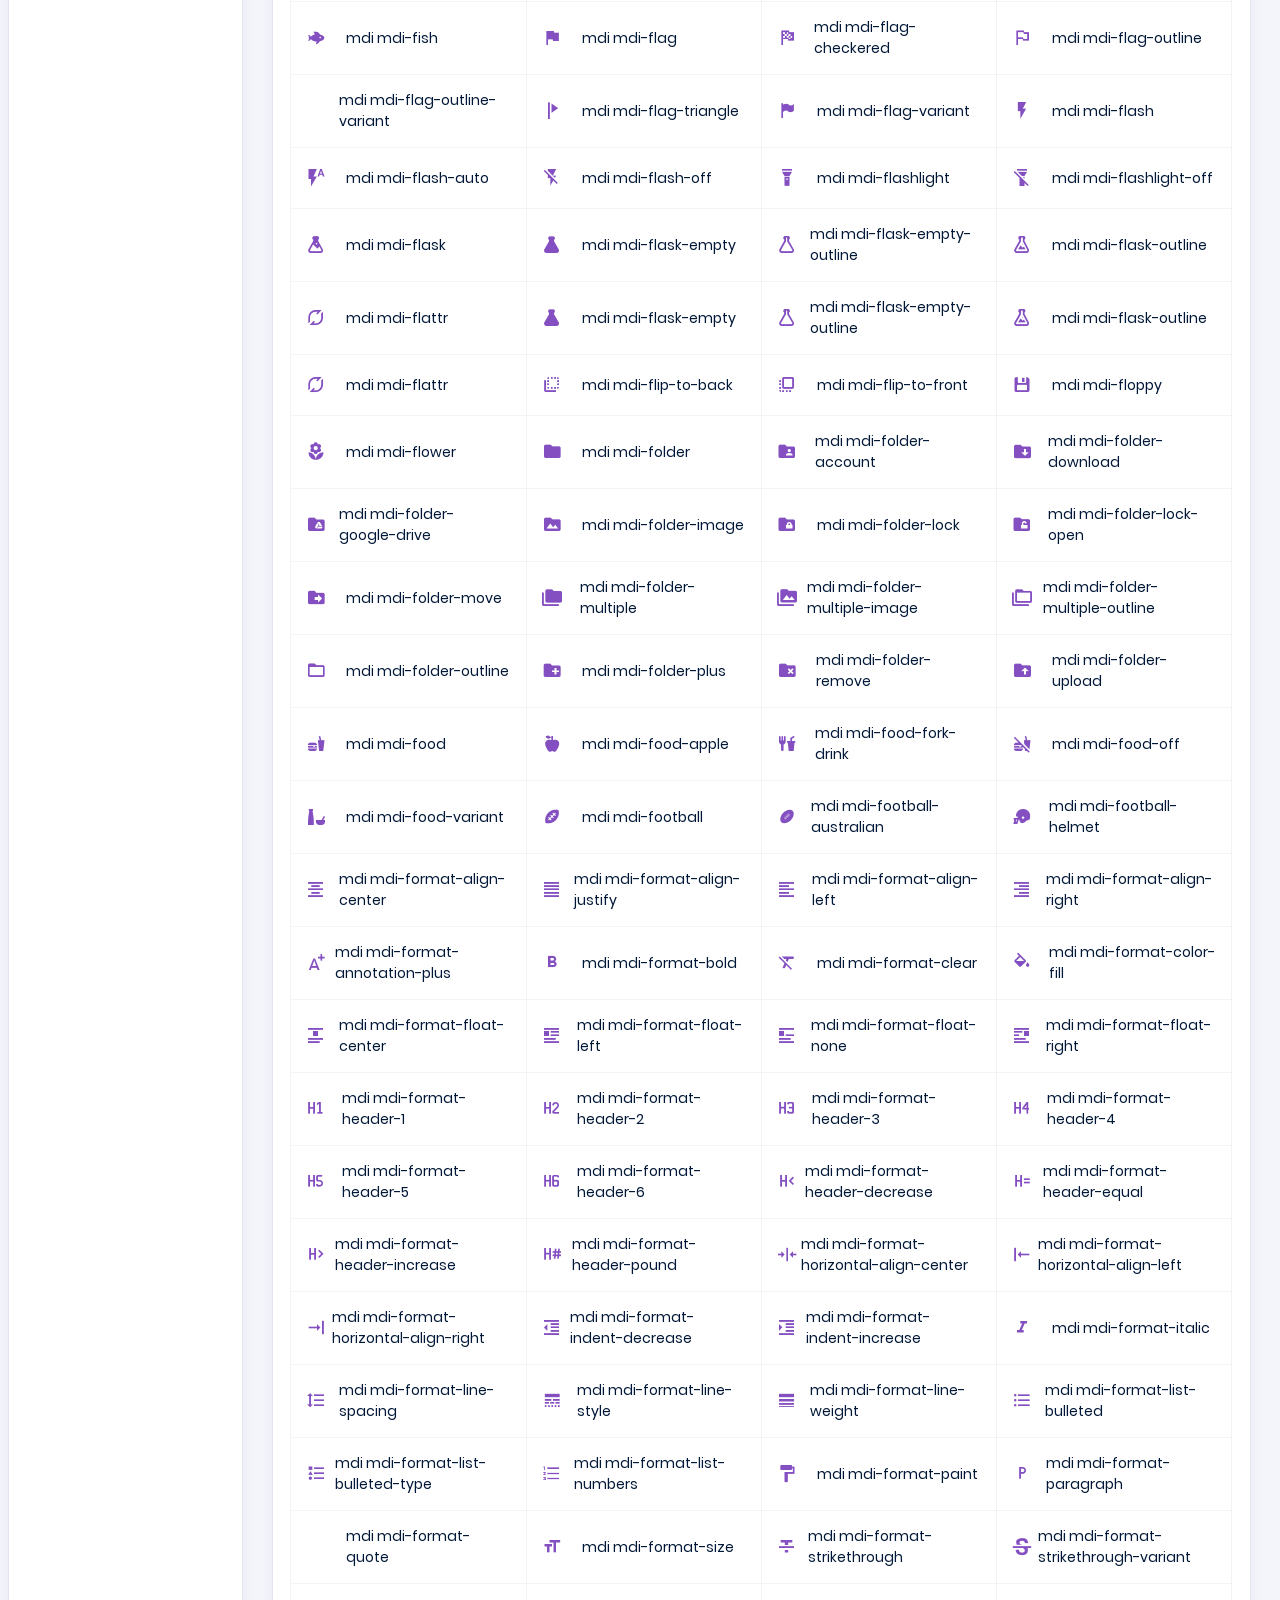
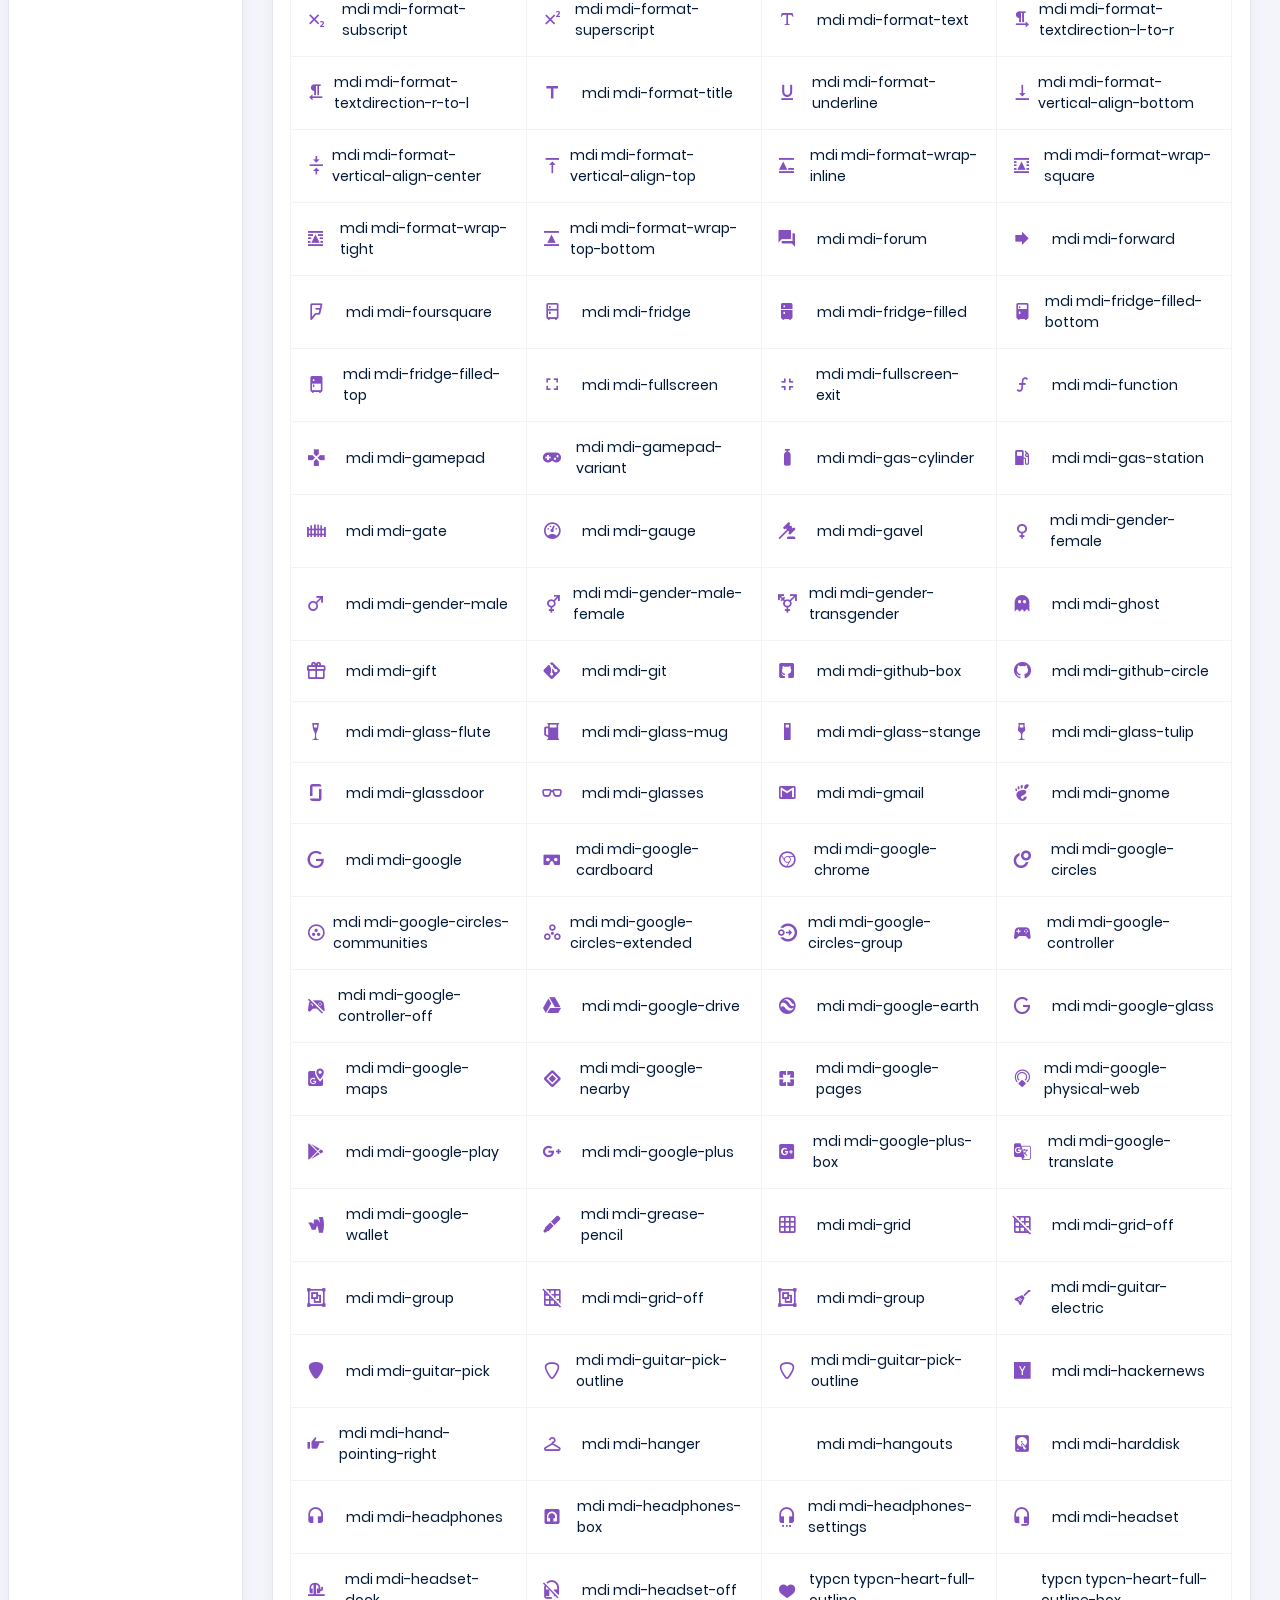
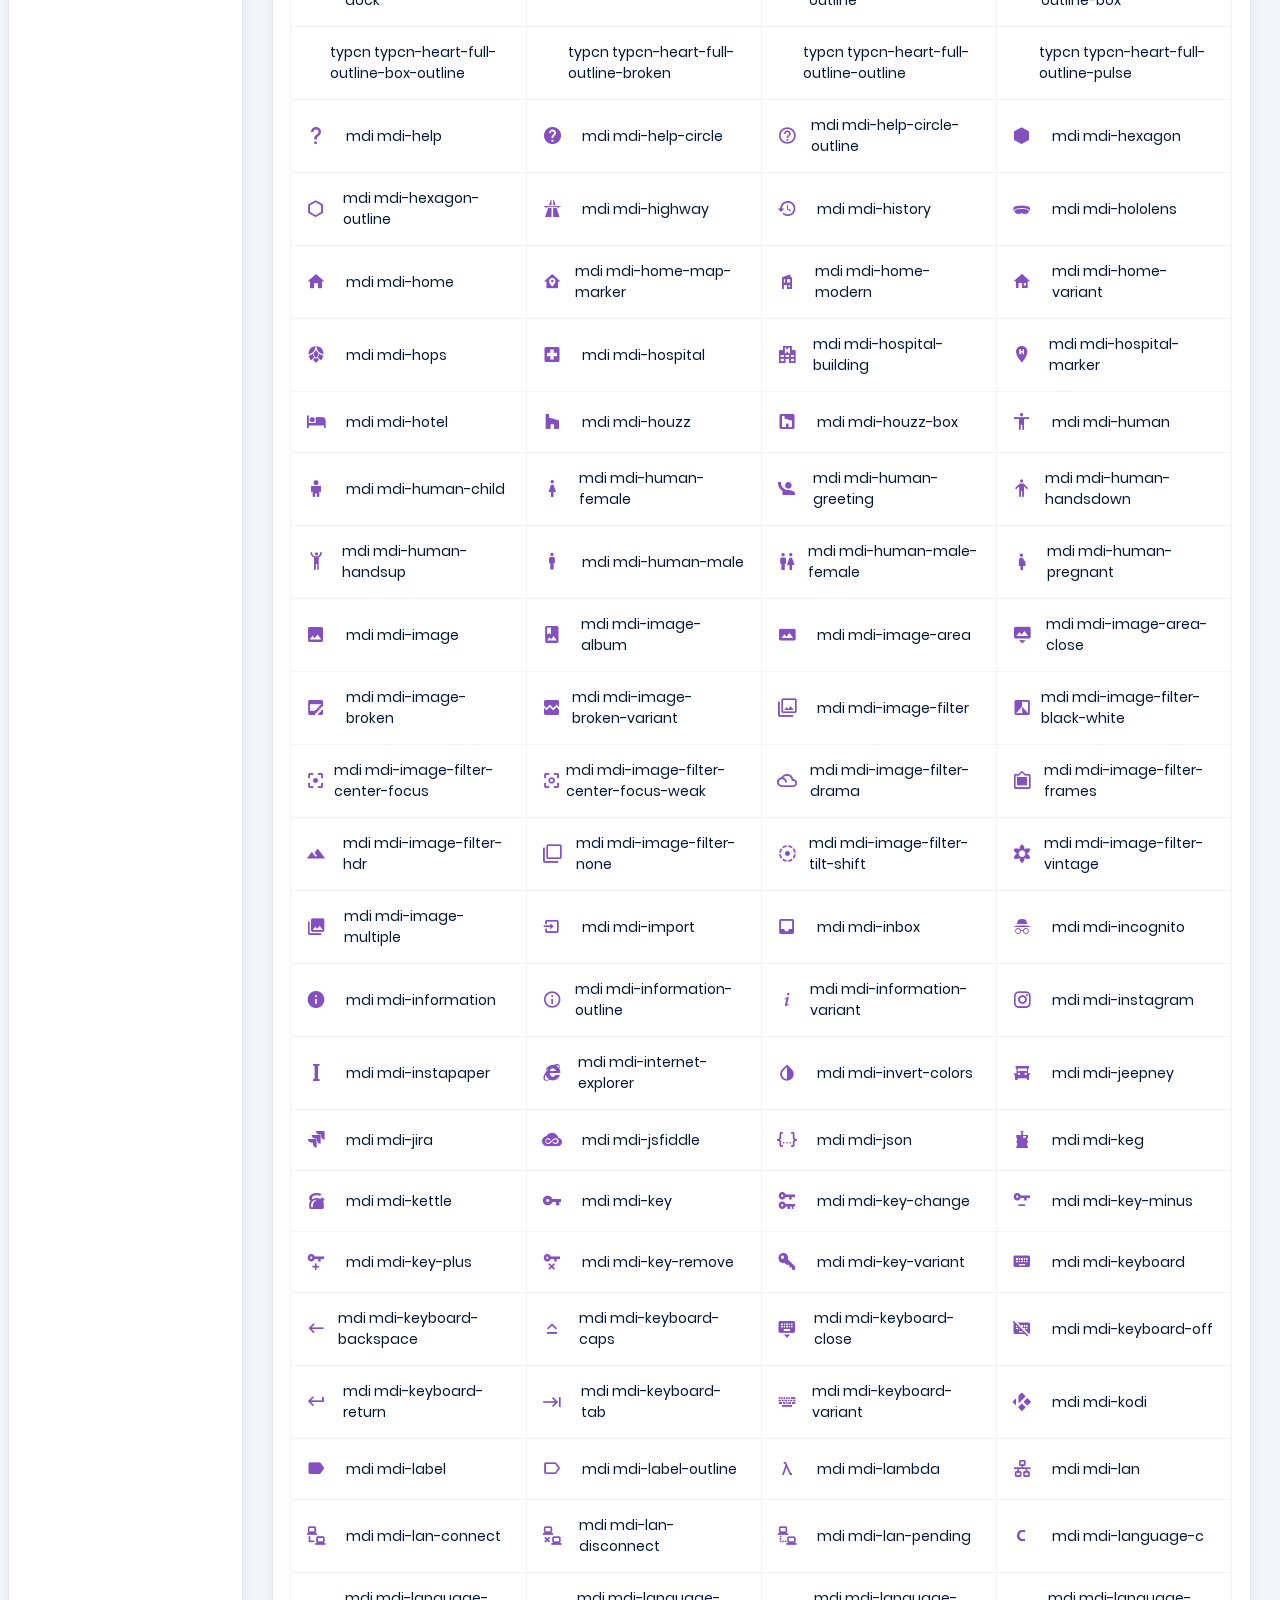
<file: template/pages/icons/mdi.html>
<!DOCTYPE html>
<html lang="en">

<head>
  <!-- Required meta tags -->
  <meta charset="utf-8">
  <meta name="viewport" content="width=device-width, initial-scale=1, shrink-to-fit=no">
  <title>PolluxUI Admin</title>
  <!-- base:css -->
  <link rel="stylesheet" href="../../vendors/typicons/typicons.css">
  <link rel="stylesheet" href="../../vendors/css/vendor.bundle.base.css">
  <!-- endinject -->
  <!-- plugin css for this page -->
  <link rel="stylesheet" href="../../vendors/mdi/css/materialdesignicons.min.css"/>
  <!-- End plugin css for this page -->
  <!-- inject:css -->
  <link rel="stylesheet" href="../../css/vertical-layout-light/style.css">
  <!-- endinject -->
  <link rel="shortcut icon" href="../../images/favicon.png" />
</head>

<body>
  <div class=" container-scroller">
    <!-- partial:../../partials/_navbar.html -->
    <nav class="navbar col-lg-12 col-12 p-0 fixed-top d-flex flex-row">
      <div class="navbar-brand-wrapper d-flex justify-content-center">
        <div class="navbar-brand-inner-wrapper d-flex justify-content-between align-items-center w-100">
          <a class="navbar-brand brand-logo" href="../../index.html"><img src="../../images/logo.svg" alt="logo"/></a>
          <a class="navbar-brand brand-logo-mini" href="../../index.html"><img src="../../images/logo-mini.svg" alt="logo"/></a>
          <button class="navbar-toggler navbar-toggler align-self-center" type="button" data-toggle="minimize">
            <span class="typcn typcn-th-menu"></span>
          </button>
        </div>
      </div>
      <div class="navbar-menu-wrapper d-flex align-items-center justify-content-end">
        <ul class="navbar-nav mr-lg-2">
          <li class="nav-item nav-profile dropdown">
            <a class="nav-link" href="#" data-toggle="dropdown" id="profileDropdown">
              <img src="../../images/faces/face5.jpg" alt="profile"/>
              <span class="nav-profile-name">Eugenia Mullins</span>
            </a>
            <div class="dropdown-menu dropdown-menu-right navbar-dropdown" aria-labelledby="profileDropdown">
              <a class="dropdown-item">
                <i class="typcn typcn-cog-outline text-primary"></i>
                Settings
              </a>
              <a class="dropdown-item">
                <i class="typcn typcn-eject text-primary"></i>
                Logout
              </a>
            </div>
          </li>
          <li class="nav-item nav-user-status dropdown">
              <p class="mb-0">Last login was 23 hours ago.</p>
          </li>
        </ul>
        <ul class="navbar-nav navbar-nav-right">
          <li class="nav-item nav-date dropdown">
            <a class="nav-link d-flex justify-content-center align-items-center" href="javascript:;">
              <h6 class="date mb-0">Today : Mar 23</h6>
              <i class="typcn typcn-calendar"></i>
            </a>
          </li>
          <li class="nav-item dropdown">
            <a class="nav-link count-indicator dropdown-toggle d-flex justify-content-center align-items-center" id="messageDropdown" href="#" data-toggle="dropdown">
              <i class="typcn typcn-cog-outline mx-0"></i>
              <span class="count"></span>
            </a>
            <div class="dropdown-menu dropdown-menu-right navbar-dropdown preview-list" aria-labelledby="messageDropdown">
              <p class="mb-0 font-weight-normal float-left dropdown-header">Messages</p>
              <a class="dropdown-item preview-item">
                <div class="preview-thumbnail">
                    <img src="../../images/faces/face4.jpg" alt="image" class="profile-pic">
                </div>
                <div class="preview-item-content flex-grow">
                  <h6 class="preview-subject ellipsis font-weight-normal">David Grey
                  </h6>
                  <p class="font-weight-light small-text text-muted mb-0">
                    The meeting is cancelled
                  </p>
                </div>
              </a>
              <a class="dropdown-item preview-item">
                <div class="preview-thumbnail">
                    <img src="../../images/faces/face2.jpg" alt="image" class="profile-pic">
                </div>
                <div class="preview-item-content flex-grow">
                  <h6 class="preview-subject ellipsis font-weight-normal">Tim Cook
                  </h6>
                  <p class="font-weight-light small-text text-muted mb-0">
                    New product launch
                  </p>
                </div>
              </a>
              <a class="dropdown-item preview-item">
                <div class="preview-thumbnail">
                    <img src="../../images/faces/face3.jpg" alt="image" class="profile-pic">
                </div>
                <div class="preview-item-content flex-grow">
                  <h6 class="preview-subject ellipsis font-weight-normal"> Johnson
                  </h6>
                  <p class="font-weight-light small-text text-muted mb-0">
                    Upcoming board meeting
                  </p>
                </div>
              </a>
            </div>
          </li>
          <li class="nav-item dropdown mr-0">
            <a class="nav-link count-indicator dropdown-toggle d-flex align-items-center justify-content-center" id="notificationDropdown" href="#" data-toggle="dropdown">
              <i class="typcn typcn-bell mx-0"></i>
              <span class="count"></span>
            </a>
            <div class="dropdown-menu dropdown-menu-right navbar-dropdown preview-list" aria-labelledby="notificationDropdown">
              <p class="mb-0 font-weight-normal float-left dropdown-header">Notifications</p>
              <a class="dropdown-item preview-item">
                <div class="preview-thumbnail">
                  <div class="preview-icon bg-success">
                    <i class="typcn typcn-info mx-0"></i>
                  </div>
                </div>
                <div class="preview-item-content">
                  <h6 class="preview-subject font-weight-normal">Application Error</h6>
                  <p class="font-weight-light small-text mb-0 text-muted">
                    Just now
                  </p>
                </div>
              </a>
              <a class="dropdown-item preview-item">
                <div class="preview-thumbnail">
                  <div class="preview-icon bg-warning">
                    <i class="typcn typcn-cog-outline mx-0"></i>
                  </div>
                </div>
                <div class="preview-item-content">
                  <h6 class="preview-subject font-weight-normal">Settings</h6>
                  <p class="font-weight-light small-text mb-0 text-muted">
                    Private message
                  </p>
                </div>
              </a>
              <a class="dropdown-item preview-item">
                <div class="preview-thumbnail">
                  <div class="preview-icon bg-info">
                    <i class="typcn typcn-user mx-0"></i> 
                  </div>
                </div>
                <div class="preview-item-content">
                  <h6 class="preview-subject font-weight-normal">New user registration</h6>
                  <p class="font-weight-light small-text mb-0 text-muted">
                    2 days ago
                  </p>
                </div>
              </a>
            </div>
          </li>
        </ul>
        <button class="navbar-toggler navbar-toggler-right d-lg-none align-self-center" type="button" data-toggle="offcanvas">
          <span class="typcn typcn-th-menu"></span>
        </button>
      </div>
    </nav>
    <!-- partial -->
    <div class="container-fluid page-body-wrapper">
      <!-- partial:../../partials/_settings-panel.html -->
      <div class="theme-setting-wrapper">
        <div id="settings-trigger"><i class="typcn typcn-cog-outline"></i></div>
        <div id="theme-settings" class="settings-panel">
          <i class="settings-close typcn typcn-times"></i>
          <p class="settings-heading">SIDEBAR SKINS</p>
          <div class="sidebar-bg-options selected" id="sidebar-light-theme"><div class="img-ss rounded-circle bg-light border mr-3"></div>Light</div>
          <div class="sidebar-bg-options" id="sidebar-dark-theme"><div class="img-ss rounded-circle bg-dark border mr-3"></div>Dark</div>
          <p class="settings-heading mt-2">HEADER SKINS</p>
          <div class="color-tiles mx-0 px-4">
            <div class="tiles success"></div>
            <div class="tiles warning"></div>
            <div class="tiles danger"></div>
            <div class="tiles info"></div>
            <div class="tiles dark"></div>
            <div class="tiles default"></div>
          </div>
        </div>
      </div>
      <div id="right-sidebar" class="settings-panel">
        <i class="settings-close typcn typcn-times"></i>
        <ul class="nav nav-tabs" id="setting-panel" role="tablist">
          <li class="nav-item">
            <a class="nav-link active" id="todo-tab" data-toggle="tab" href="#todo-section" role="tab" aria-controls="todo-section" aria-expanded="true">TO DO LIST</a>
          </li>
          <li class="nav-item">
            <a class="nav-link" id="chats-tab" data-toggle="tab" href="#chats-section" role="tab" aria-controls="chats-section">CHATS</a>
          </li>
        </ul>
        <div class="tab-content" id="setting-content">
          <div class="tab-pane fade show active scroll-wrapper" id="todo-section" role="tabpanel" aria-labelledby="todo-section">
            <div class="add-items d-flex px-3 mb-0">
              <form class="form w-100">
                <div class="form-group d-flex">
                  <input type="text" class="form-control todo-list-input" placeholder="Add To-do">
                  <button type="submit" class="add btn btn-primary todo-list-add-btn" id="add-task">Add</button>
                </div>
              </form>
            </div>
            <div class="list-wrapper px-3">
              <ul class="d-flex flex-column-reverse todo-list">
                <li>
                  <div class="form-check">
                    <label class="form-check-label">
                      <input class="checkbox" type="checkbox">
                      Team review meeting at 3.00 PM
                    </label>
                  </div>
                  <i class="remove typcn typcn-delete-outline"></i>
                </li>
                <li>
                  <div class="form-check">
                    <label class="form-check-label">
                      <input class="checkbox" type="checkbox">
                      Prepare for presentation
                    </label>
                  </div>
                  <i class="remove typcn typcn-delete-outline"></i>
                </li>
                <li>
                  <div class="form-check">
                    <label class="form-check-label">
                      <input class="checkbox" type="checkbox">
                      Resolve all the low priority tickets due today
                    </label>
                  </div>
                  <i class="remove typcn typcn-delete-outline"></i>
                </li>
                <li class="completed">
                  <div class="form-check">
                    <label class="form-check-label">
                      <input class="checkbox" type="checkbox" checked>
                      Schedule meeting for next week
                    </label>
                  </div>
                  <i class="remove typcn typcn-delete-outline"></i>
                </li>
                <li class="completed">
                  <div class="form-check">
                    <label class="form-check-label">
                      <input class="checkbox" type="checkbox" checked>
                      Project review
                    </label>
                  </div>
                  <i class="remove typcn typcn-delete-outline"></i>
                </li>
              </ul>
            </div>
            <div class="events py-4 border-bottom px-3">
              <div class="wrapper d-flex mb-2">
                <i class="typcn typcn-media-record-outline text-primary mr-2"></i>
                <span>Feb 11 2018</span>
              </div>
              <p class="mb-0 font-weight-thin text-gray">Creating component page</p>
              <p class="text-gray mb-0">build a js based app</p>
            </div>
            <div class="events pt-4 px-3">
              <div class="wrapper d-flex mb-2">
                <i class="typcn typcn-media-record-outline text-primary mr-2"></i>
                <span>Feb 7 2018</span>
              </div>
              <p class="mb-0 font-weight-thin text-gray">Meeting with Alisa</p>
              <p class="text-gray mb-0 ">Call Sarah Graves</p>
            </div>
          </div>
          <!-- To do section tab ends -->
          <div class="tab-pane fade" id="chats-section" role="tabpanel" aria-labelledby="chats-section">
            <div class="d-flex align-items-center justify-content-between border-bottom">
              <p class="settings-heading border-top-0 mb-3 pl-3 pt-0 border-bottom-0 pb-0">Friends</p>
              <small class="settings-heading border-top-0 mb-3 pt-0 border-bottom-0 pb-0 pr-3 font-weight-normal">See All</small>
            </div>
            <ul class="chat-list">
              <li class="list active">
                <div class="profile"><img src="../../images/faces/face1.jpg" alt="image"><span class="online"></span></div>
                <div class="info">
                  <p>Thomas Douglas</p>
                  <p>Available</p>
                </div>
                <small class="text-muted my-auto">19 min</small>
              </li>
              <li class="list">
                <div class="profile"><img src="../../images/faces/face2.jpg" alt="image"><span class="offline"></span></div>
                <div class="info">
                  <div class="wrapper d-flex">
                    <p>Catherine</p>
                  </div>
                  <p>Away</p>
                </div>
                <div class="badge badge-success badge-pill my-auto mx-2">4</div>
                <small class="text-muted my-auto">23 min</small>
              </li>
              <li class="list">
                <div class="profile"><img src="../../images/faces/face3.jpg" alt="image"><span class="online"></span></div>
                <div class="info">
                  <p>Daniel Russell</p>
                  <p>Available</p>
                </div>
                <small class="text-muted my-auto">14 min</small>
              </li>
              <li class="list">
                <div class="profile"><img src="../../images/faces/face4.jpg" alt="image"><span class="offline"></span></div>
                <div class="info">
                  <p>James Richardson</p>
                  <p>Away</p>
                </div>
                <small class="text-muted my-auto">2 min</small>
              </li>
              <li class="list">
                <div class="profile"><img src="../../images/faces/face5.jpg" alt="image"><span class="online"></span></div>
                <div class="info">
                  <p>Madeline Kennedy</p>
                  <p>Available</p>
                </div>
                <small class="text-muted my-auto">5 min</small>
              </li>
              <li class="list">
                <div class="profile"><img src="../../images/faces/face6.jpg" alt="image"><span class="online"></span></div>
                <div class="info">
                  <p>Sarah Graves</p>
                  <p>Available</p>
                </div>
                <small class="text-muted my-auto">47 min</small>
              </li>
            </ul>
          </div>
          <!-- chat tab ends -->
        </div>
      </div>
      <!-- partial -->
      <!-- partial:../../partials/_sidebar.html -->
      <nav class="sidebar sidebar-offcanvas" id="sidebar">
        <ul class="nav">
          <li class="nav-item">
            <a class="nav-link" href="../../index.html">
              <i class="typcn typcn-device-desktop menu-icon"></i>
              <span class="menu-title">Dashboard</span>
              <div class="badge badge-danger">new</div>
            </a>
          </li>
          <li class="nav-item">
            <a class="nav-link" data-toggle="collapse" href="#ui-basic" aria-expanded="false" aria-controls="ui-basic">
              <i class="typcn typcn-document-text menu-icon"></i>
              <span class="menu-title">UI Elements</span>
              <i class="menu-arrow"></i>
            </a>
            <div class="collapse" id="ui-basic">
              <ul class="nav flex-column sub-menu">
                <li class="nav-item"> <a class="nav-link" href="../../pages/ui-features/buttons.html">Buttons</a></li>
                <li class="nav-item"> <a class="nav-link" href="../../pages/ui-features/dropdowns.html">Dropdowns</a></li>
                <li class="nav-item"> <a class="nav-link" href="../../pages/ui-features/typography.html">Typography</a></li>
              </ul>
            </div>
          </li>
          <li class="nav-item">
            <a class="nav-link" data-toggle="collapse" href="#form-elements" aria-expanded="false" aria-controls="form-elements">
              <i class="typcn typcn-film menu-icon"></i>
              <span class="menu-title">Form elements</span>
              <i class="menu-arrow"></i>
            </a>
            <div class="collapse" id="form-elements">
              <ul class="nav flex-column sub-menu">
                <li class="nav-item"><a class="nav-link" href="../../pages/forms/basic_elements.html">Basic Elements</a></li>
              </ul>
            </div>
          </li>
          <li class="nav-item">
            <a class="nav-link" data-toggle="collapse" href="#charts" aria-expanded="false" aria-controls="charts">
              <i class="typcn typcn-chart-pie-outline menu-icon"></i>
              <span class="menu-title">Charts</span>
              <i class="menu-arrow"></i>
            </a>
            <div class="collapse" id="charts">
              <ul class="nav flex-column sub-menu">
                <li class="nav-item"> <a class="nav-link" href="../../pages/charts/chartjs.html">ChartJs</a></li>
              </ul>
            </div>
          </li>
          <li class="nav-item">
            <a class="nav-link" data-toggle="collapse" href="#tables" aria-expanded="false" aria-controls="tables">
              <i class="typcn typcn-th-small-outline menu-icon"></i>
              <span class="menu-title">Tables</span>
              <i class="menu-arrow"></i>
            </a>
            <div class="collapse" id="tables">
              <ul class="nav flex-column sub-menu">
                <li class="nav-item"> <a class="nav-link" href="../../pages/tables/basic-table.html">Basic table</a></li>
              </ul>
            </div>
          </li>
          <li class="nav-item">
            <a class="nav-link" data-toggle="collapse" href="#icons" aria-expanded="false" aria-controls="icons">
              <i class="typcn typcn-compass menu-icon"></i>
              <span class="menu-title">Icons</span>
              <i class="menu-arrow"></i>
            </a>
            <div class="collapse" id="icons">
              <ul class="nav flex-column sub-menu">
                <li class="nav-item"> <a class="nav-link" href="../../pages/icons/mdi.html">Mdi icons</a></li>
              </ul>
            </div>
          </li>
          <li class="nav-item">
            <a class="nav-link" data-toggle="collapse" href="#auth" aria-expanded="false" aria-controls="auth">
              <i class="typcn typcn-user-add-outline menu-icon"></i>
              <span class="menu-title">User Pages</span>
              <i class="menu-arrow"></i>
            </a>
            <div class="collapse" id="auth">
              <ul class="nav flex-column sub-menu">
                <li class="nav-item"> <a class="nav-link" href="../../pages/samples/login.html"> Login </a></li>
                <li class="nav-item"> <a class="nav-link" href="../../pages/samples/register.html"> Register </a></li>
              </ul>
            </div>
          </li>
          <li class="nav-item">
            <a class="nav-link" data-toggle="collapse" href="#error" aria-expanded="false" aria-controls="error">
              <i class="typcn typcn-globe-outline menu-icon"></i>
              <span class="menu-title">Error pages</span>
              <i class="menu-arrow"></i>
            </a>
            <div class="collapse" id="error">
              <ul class="nav flex-column sub-menu">
                <li class="nav-item"> <a class="nav-link" href="../../pages/samples/error-404.html"> 404 </a></li>
                <li class="nav-item"> <a class="nav-link" href="../../pages/samples/error-500.html"> 500 </a></li>
              </ul>
            </div>
          </li>
          <li class="nav-item">
            <a class="nav-link" href="https://bootstrapdash.com/demo/polluxui-free/docs/documentation.html">
              <i class="typcn typcn-mortar-board menu-icon"></i>
              <span class="menu-title">Documentation</span>
            </a>
          </li>
        </ul>
      </nav>
      <!-- partial -->
      <div class="main-panel">        
        <div class="content-wrapper">
          <div class="row">
            <div class="col-lg-12 grid-margin">
              <div class="card">
                <div class="card-body">
                  <div class="row icons-list">
                    <div class="col-sm-6 col-md-4 col-lg-3">
                        <i class="mdi mdi-access-point"></i> mdi mdi-access-point
                    </div>
                    <div class="col-sm-6 col-md-4 col-lg-3">
                        <i class="mdi mdi-access-point-network"></i> mdi mdi-access-point-network
                    </div>
                    <div class="col-sm-6 col-md-4 col-lg-3">
                        <i class="mdi mdi-account"></i> mdi mdi-account
                    </div>
                    <div class="col-sm-6 col-md-4 col-lg-3">
                        <i class="mdi mdi-account-box"></i> mdi mdi-account-box
                    </div>
                    <div class="col-sm-6 col-md-4 col-lg-3">
                        <i class="mdi mdi-account-box-outline"></i> mdi mdi-account-box-outline
                    </div>
                    <div class="col-sm-6 col-md-4 col-lg-3">
                        <i class="mdi mdi-account-card-details"></i> mdi mdi-account-card-details
                    </div>
                    <div class="col-sm-6 col-md-4 col-lg-3">
                        <i class="mdi mdi-account-check"></i> mdi mdi-account-check
                    </div>
                    <div class="col-sm-6 col-md-4 col-lg-3">
                        <i class="mdi mdi-account-circle"></i> mdi mdi-account-circle
                    </div>
                    <div class="col-sm-6 col-md-4 col-lg-3">
                        <i class="mdi mdi-account-convert"></i> mdi mdi-account-convert
                    </div>
                    <div class="col-sm-6 col-md-4 col-lg-3">
                        <i class="mdi mdi-account-key"></i> mdi mdi-account-key
                    </div>
                    <div class="col-sm-6 col-md-4 col-lg-3">
                        <i class="mdi mdi-account-location"></i> mdi mdi-account-location
                    </div>
                    <div class="col-sm-6 col-md-4 col-lg-3">
                        <i class="mdi mdi-account-minus"></i> mdi mdi-account-minus
                    </div>
                    <div class="col-sm-6 col-md-4 col-lg-3">
                        <i class="mdi mdi-account-multiple"></i> mdi mdi-account-multiple
                    </div>
                    <div class="col-sm-6 col-md-4 col-lg-3">
                        <i class="mdi mdi-account-multiple-minus"></i> mdi mdi-account-multiple-minus
                    </div>
                    <div class="col-sm-6 col-md-4 col-lg-3">
                        <i class="mdi mdi-account-multiple-outline"></i> mdi mdi-account-multiple-outline
                    </div>
                    <div class="col-sm-6 col-md-4 col-lg-3">
                        <i class="mdi mdi-account-multiple-plus"></i> mdi mdi-account-multiple-plus
                    </div>
                    <div class="col-sm-6 col-md-4 col-lg-3">
                        <i class="mdi mdi-account-network"></i> mdi mdi-account-network
                    </div>
                    <div class="col-sm-6 col-md-4 col-lg-3">
                        <i class="mdi mdi-account-off"></i> mdi mdi-account-off
                    </div>
                    <div class="col-sm-6 col-md-4 col-lg-3">
                        <i class="mdi mdi-account-outline"></i> mdi mdi-account-outline
                    </div>
                    <div class="col-sm-6 col-md-4 col-lg-3">
                        <i class="mdi mdi-account-plus"></i> mdi mdi-account-plus
                    </div>
                    <div class="col-sm-6 col-md-4 col-lg-3">
                        <i class="mdi mdi-account-remove"></i> mdi mdi-account-remove
                    </div>
                    <div class="col-sm-6 col-md-4 col-lg-3">
                        <i class="mdi mdi-account-search"></i> mdi mdi-account-search
                    </div>
                    <div class="col-sm-6 col-md-4 col-lg-3">
                        <i class="mdi mdi-account-settings"></i> mdi mdi-account-settings
                    </div>
                    <div class="col-sm-6 col-md-4 col-lg-3">
                        <i class="mdi mdi-account-settings-variant"></i> mdi mdi-account-settings-variant
                    </div>
                    <div class="col-sm-6 col-md-4 col-lg-3">
                        <i class="mdi mdi-account-star"></i> mdi mdi-account-star
                    </div>
                    <div class="col-sm-6 col-md-4 col-lg-3">
                        <i class="mdi mdi-account-switch"></i> mdi mdi-account-switch
                    </div>
                    <div class="col-sm-6 col-md-4 col-lg-3">
                        <i class="mdi mdi-adjust"></i> mdi mdi-adjust
                    </div>
                    <div class="col-sm-6 col-md-4 col-lg-3">
                        <i class="mdi mdi-air-conditioner"></i> mdi mdi-air-conditioner
                    </div>
                    <div class="col-sm-6 col-md-4 col-lg-3">
                        <i class="mdi mdi-airballoon"></i> mdi mdi-airballoon
                    </div>
                    <div class="col-sm-6 col-md-4 col-lg-3">
                        <i class="mdi mdi-airplane"></i> mdi mdi-airplane
                    </div>
                    <div class="col-sm-6 col-md-4 col-lg-3">
                        <i class="mdi mdi-airplane-landing"></i> mdi mdi-airplane-landing
                    </div>
                    <div class="col-sm-6 col-md-4 col-lg-3">
                        <i class="mdi mdi-airplane-off"></i> mdi mdi-airplane-off
                    </div>
                    <div class="col-sm-6 col-md-4 col-lg-3">
                        <i class="mdi mdi-airplane-takeoff"></i> mdi mdi-airplane-takeoff
                    </div>
                    <div class="col-sm-6 col-md-4 col-lg-3">
                        <i class="mdi mdi-airplay"></i> mdi mdi-airplay
                    </div>
                    <div class="col-sm-6 col-md-4 col-lg-3">
                        <i class="mdi mdi-alarm"></i> mdi mdi-alarm
                    </div>
                    <div class="col-sm-6 col-md-4 col-lg-3">
                        <i class="mdi mdi-alarm-check"></i> mdi mdi-alarm-check
                    </div>
                    <div class="col-sm-6 col-md-4 col-lg-3">
                        <i class="mdi mdi-alarm-multiple"></i> mdi mdi-alarm-multiple
                    </div>
                    <div class="col-sm-6 col-md-4 col-lg-3">
                        <i class="mdi mdi-alarm-off"></i> mdi mdi-alarm-off
                    </div>
                    <div class="col-sm-6 col-md-4 col-lg-3">
                        <i class="mdi mdi-alarm-plus"></i> mdi mdi-alarm-plus
                    </div>
                    <div class="col-sm-6 col-md-4 col-lg-3">
                        <i class="mdi mdi-album"></i> mdi mdi-albums
                    </div>
                    <div class="col-sm-6 col-md-4 col-lg-3">
                        <i class="mdi mdi-alert"></i> mdi mdi-alert
                    </div>
                    <div class="col-sm-6 col-md-4 col-lg-3">
                        <i class="mdi mdi-alert-box"></i> mdi mdi-alert-box
                    </div>
                    <div class="col-sm-6 col-md-4 col-lg-3">
                        <i class="mdi mdi-alert-circle"></i> mdi mdi-alert-circle
                    </div>
                    <div class="col-sm-6 col-md-4 col-lg-3">
                        <i class="mdi mdi-alert-circle-outline"></i> mdi mdi-alert-circle-outline
                    </div>
                    <div class="col-sm-6 col-md-4 col-lg-3">
                        <i class="mdi mdi-alert-octagon"></i> mdi mdi-alert-octagon
                    </div>
                    <div class="col-sm-6 col-md-4 col-lg-3">
                        <i class="mdi mdi-alert-outline"></i> mdi mdi-alert-outline
                    </div>
                    <div class="col-sm-6 col-md-4 col-lg-3">
                        <i class="mdi mdi-alpha"></i> mdi mdi-alpha
                    </div>
                    <div class="col-sm-6 col-md-4 col-lg-3">
                        <i class="mdi mdi-alphabetical"></i> mdi mdi-alphabetical
                    </div>
                    <div class="col-sm-6 col-md-4 col-lg-3">
                        <i class="mdi mdi-altimeter"></i> mdi mdi-altimeter
                    </div>
                    <div class="col-sm-6 col-md-4 col-lg-3">
                        <i class="mdi mdi-amazon"></i> mdi mdi-amazon
                    </div>
                    <div class="col-sm-6 col-md-4 col-lg-3">
                        <i class="mdi mdi-amazon-clouddrive"></i> mdi mdi-amazon-clouddrive
                    </div>
                    <div class="col-sm-6 col-md-4 col-lg-3">
                        <i class="mdi mdi-ambulance"></i> mdi mdi-ambulance
                    </div>
                    <div class="col-sm-6 col-md-4 col-lg-3">
                        <i class="mdi mdi-amplifier"></i> mdi mdi-amplifier
                    </div>
                    <div class="col-sm-6 col-md-4 col-lg-3">
                        <i class="mdi mdi-anchor"></i> mdi mdi-anchor
                    </div>
                    <div class="col-sm-6 col-md-4 col-lg-3">
                        <i class="mdi mdi-android"></i> mdi mdi-android
                    </div>
                    <div class="col-sm-6 col-md-4 col-lg-3">
                        <i class="mdi mdi-android-debug-bridge"></i> mdi mdi-android-debug-bridge
                    </div>
                    <div class="col-sm-6 col-md-4 col-lg-3">
                        <i class="mdi mdi-android-studio"></i> mdi mdi-android-studio
                    </div>
                    <div class="col-sm-6 col-md-4 col-lg-3">
                        <i class="mdi mdi-animation"></i> mdi mdi-animation
                    </div>
                    <div class="col-sm-6 col-md-4 col-lg-3">
                        <i class="mdi mdi-apple"></i> mdi mdi-apple
                    </div>
                    <div class="col-sm-6 col-md-4 col-lg-3">
                        <i class="mdi mdi-apple-finder"></i> mdi mdi-apple-finder
                    </div>
                    <div class="col-sm-6 col-md-4 col-lg-3">
                        <i class="mdi mdi-apple-ios"></i> mdi mdi-apple-ios
                    </div>
                    <div class="col-sm-6 col-md-4 col-lg-3">
                        <i class="mdi mdi-apple-keyboard-caps"></i> mdi mdi-apple-keyboard-caps
                    </div>
                    <div class="col-sm-6 col-md-4 col-lg-3">
                        <i class="mdi mdi-apple-keyboard-command"></i> mdi mdi-apple-keyboard-command
                    </div>
                    <div class="col-sm-6 col-md-4 col-lg-3">
                        <i class="mdi mdi-apple-keyboard-control"></i> mdi mdi-apple-keyboard-control
                    </div>
                    <div class="col-sm-6 col-md-4 col-lg-3">
                        <i class="mdi mdi-apple-keyboard-option"></i> mdi mdi-apple-keyboard-option
                    </div>
                    <div class="col-sm-6 col-md-4 col-lg-3">
                        <i class="mdi mdi-apple-keyboard-shift"></i> mdi mdi-apple-keyboard-shift
                    </div>
                    <div class="col-sm-6 col-md-4 col-lg-3">
                        <i class="mdi mdi-apple-mobileme "></i> mdi mdi-apple-mobileme
                    </div>
                    <div class="col-sm-6 col-md-4 col-lg-3">
                        <i class="mdi mdi-apple-safari"></i> mdi mdi-apple-safari
                    </div>
                    <div class="col-sm-6 col-md-4 col-lg-3">
                        <i class="mdi mdi-application"></i> mdi mdi-application
                    </div>
                    <div class="col-sm-6 col-md-4 col-lg-3">
                        <i class="mdi mdi-appnet"></i> mdi mdi-appnet
                    </div>
                    <div class="col-sm-6 col-md-4 col-lg-3">
                        <i class="mdi mdi-apps"></i> mdi mdi-apps
                    </div>
                    <div class="col-sm-6 col-md-4 col-lg-3">
                        <i class="mdi mdi-archive"></i> mdi mdi-archive
                    </div>
                    <div class="col-sm-6 col-md-4 col-lg-3">
                        <i class="mdi mdi-arrange-bring-forward"></i> mdi mdi-arrange-bring-forward
                    </div>
                    <div class="col-sm-6 col-md-4 col-lg-3">
                        <i class="mdi mdi-arrange-bring-to-front"></i> mdi mdi-arrange-bring-to-front
                    </div>
                    <div class="col-sm-6 col-md-4 col-lg-3">
                        <i class="mdi mdi-arrange-send-backward"></i> mdi mdi-arrange-send-backward
                    </div>
                    <div class="col-sm-6 col-md-4 col-lg-3">
                        <i class="mdi mdi-arrange-send-to-back"></i> mdi mdi-arrange-send-to-back
                    </div>
                    <div class="col-sm-6 col-md-4 col-lg-3">
                        <i class="mdi mdi-arrow-all"></i> mdi mdi-arrow-all
                    </div>
                    <div class="col-sm-6 col-md-4 col-lg-3">
                        <i class="mdi mdi-arrow-bottom-left"></i> mdi mdi-arrow-bottom-left
                    </div>
                    <div class="col-sm-6 col-md-4 col-lg-3">
                        <i class="mdi mdi-arrow-bottom-right"></i> mdi mdi-arrow-bottom-right
                    </div>
                    <div class="col-sm-6 col-md-4 col-lg-3">
                        <i class="mdi mdi-arrow-compress"></i> mdi mdi-arrow-compress
                    </div>
                    <div class="col-sm-6 col-md-4 col-lg-3">
                        <i class="mdi mdi-arrow-compress-all"></i> mdi mdi-arrow-compress-all
                    </div>
                    <div class="col-sm-6 col-md-4 col-lg-3">
                        <i class="mdi mdi-arrow-down"></i> mdi mdi-arrow-down
                    </div>
                    <div class="col-sm-6 col-md-4 col-lg-3">
                        <i class="mdi mdi-arrow-down"></i> mdi mdi-arrow-down
                    </div>
                    <div class="col-sm-6 col-md-4 col-lg-3">
                        <i class="mdi mdi-arrow-down-bold-circle"></i> mdi mdi-arrow-down-bold-circle
                    </div>
                    <div class="col-sm-6 col-md-4 col-lg-3">
                        <i class="mdi mdi-arrow-down-bold-circle-outline"></i> mdi mdi-arrow-down-bold-circle-outline
                    </div>
                    <div class="col-sm-6 col-md-4 col-lg-3">
                        <i class="mdi mdi-arrow-down-bold-hexagon-outline"></i> mdi mdi-arrow-down-bold-hexagon-outline
                    </div>
                    <div class="col-sm-6 col-md-4 col-lg-3">
                        <i class="mdi mdi-arrow-down-drop-circle"></i> mdi mdi-arrow-down-drop-circle
                    </div>
                    <div class="col-sm-6 col-md-4 col-lg-3">
                        <i class="mdi mdi-arrow-down-drop-circle-outline"></i> mdi mdi-arrow-down-drop-circle-outline
                    </div>
                    <div class="col-sm-6 col-md-4 col-lg-3">
                        <i class="mdi mdi-arrow-expand"></i> mdi mdi-arrow-expand
                    </div>
                    <div class="col-sm-6 col-md-4 col-lg-3">
                        <i class="mdi mdi-arrow-expand-all"></i> mdi mdi-arrow-expand-all
                    </div>
                    <div class="col-sm-6 col-md-4 col-lg-3">
                        <i class="mdi mdi-arrow-left"></i> mdi mdi-arrow-left
                    </div>
                    <div class="col-sm-6 col-md-4 col-lg-3">
                        <i class="mdi mdi-arrow-left-bold"></i> mdi mdi-arrow-left-bold
                    </div>
                    <div class="col-sm-6 col-md-4 col-lg-3">
                        <i class="mdi mdi-arrow-left-bold-circle"></i> mdi mdi-arrow-left-bold-circle
                    </div>
                    <div class="col-sm-6 col-md-4 col-lg-3">
                        <i class="mdi mdi-arrow-left-bold-circle-outline"></i> mdi mdi-arrow-left-bold-circle-outline
                    </div>
                    <div class="col-sm-6 col-md-4 col-lg-3">
                        <i class="mdi mdi-arrow-left-bold-hexagon-outline"></i> mdi mdi-arrow-left-bold-hexagon-outline
                    </div>
                    <div class="col-sm-6 col-md-4 col-lg-3">
                        <i class="mdi mdi-arrow-left-drop-circle"></i> mdi mdi-arrow-left-drop-circle
                    </div>
                    <div class="col-sm-6 col-md-4 col-lg-3">
                        <i class="mdi mdi-arrow-left-drop-circle-outline"></i> mdi mdi-arrow-left-drop-circle-outline
                    </div>
                    <div class="col-sm-6 col-md-4 col-lg-3">
                        <i class="mdi mdi-arrow-right"></i> mdi mdi-arrow-right
                    </div>
                    <div class="col-sm-6 col-md-4 col-lg-3">
                        <i class="mdi mdi-arrow-right-bold"></i> mdi mdi-arrow-right-bold
                    </div>
                    <div class="col-sm-6 col-md-4 col-lg-3">
                        <i class="mdi mdi-arrow-right-bold-circle"></i> mdi mdi-arrow-right-bold-circle
                    </div>
                    <div class="col-sm-6 col-md-4 col-lg-3">
                        <i class="mdi mdi-arrow-right-bold-circle-outline"></i> mdi mdi-arrow-right-bold-circle-outline
                    </div>
                    <div class="col-sm-6 col-md-4 col-lg-3">
                        <i class="mdi mdi-arrow-right-bold-hexagon-outline"></i> mdi mdi-arrow-right-bold-hexagon-outline
                    </div>
                    <div class="col-sm-6 col-md-4 col-lg-3">
                        <i class="mdi mdi-arrow-right-drop-circle"></i> mdi mdi-arrow-right-drop-circle
                    </div>
                    <div class="col-sm-6 col-md-4 col-lg-3">
                        <i class="mdi mdi-arrow-right-drop-circle-outline"></i> mdi mdi-arrow-right-drop-circle-outline
                    </div>
                    <div class="col-sm-6 col-md-4 col-lg-3">
                        <i class="mdi mdi-arrow-top-left"></i> mdi mdi-arrow-top-left
                    </div>
                    <div class="col-sm-6 col-md-4 col-lg-3">
                        <i class="mdi mdi-arrow-top-right"></i> mdi mdi-arrow-top-right
                    </div>
                    <div class="col-sm-6 col-md-4 col-lg-3">
                        <i class="mdi mdi-arrow-up"></i> mdi mdi-arrow-up
                    </div>
                    <div class="col-sm-6 col-md-4 col-lg-3">
                        <i class="mdi mdi-arrow-up-bold"></i> mdi mdi-arrow-up-bold
                    </div>
                    <div class="col-sm-6 col-md-4 col-lg-3">
                        <i class="mdi mdi-arrow-up-bold-circle"></i> mdi mdi-arrow-up-bold-circle
                    </div>
                    <div class="col-sm-6 col-md-4 col-lg-3">
                        <i class="mdi mdi-arrow-up-bold-circle-outline"></i> mdi mdi-arrow-up-bold-circle-outline
                    </div>
                    <div class="col-sm-6 col-md-4 col-lg-3">
                        <i class="mdi mdi-arrow-up-bold-hexagon-outline"></i> mdi mdi-arrow-up-bold-hexagon-outline
                    </div>
                    <div class="col-sm-6 col-md-4 col-lg-3">
                        <i class="mdi mdi-arrow-up-drop-circle"></i> mdi mdi-arrow-up-drop-circle
                    </div>
                    <div class="col-sm-6 col-md-4 col-lg-3">
                        <i class="mdi mdi-arrow-up-drop-circle-outline"></i> mdi mdi-arrow-up-drop-circle-outline
                    </div>
                    <div class="col-sm-6 col-md-4 col-lg-3">
                        <i class="mdi mdi-assistant"></i> mdi mdi-assistant
                    </div>
                    <div class="col-sm-6 col-md-4 col-lg-3">
                        <i class="mdi mdi-at"></i> mdi mdi-at
                    </div>
                    <div class="col-sm-6 col-md-4 col-lg-3">
                        <i class="mdi mdi-attachment"></i> mdi mdi-attachment
                    </div>
                    <div class="col-sm-6 col-md-4 col-lg-3">
                        <i class="mdi mdi-audiobook"></i> mdi mdi-audiobook
                    </div>
                    <div class="col-sm-6 col-md-4 col-lg-3">
                        <i class="mdi mdi-auto-fix"></i> mdi mdi-auto-fix
                    </div>
                    <div class="col-sm-6 col-md-4 col-lg-3">
                        <i class="mdi mdi-auto-upload"></i> mdi mdi-auto-upload
                    </div>
                    <div class="col-sm-6 col-md-4 col-lg-3">
                        <i class="mdi mdi-autorenew"></i> mdi mdi-autorenew
                    </div>
                    <div class="col-sm-6 col-md-4 col-lg-3">
                        <i class="mdi mdi-av-timer"></i> mdi mdi-av-timer
                    </div>
                    <div class="col-sm-6 col-md-4 col-lg-3">
                        <i class="mdi mdi-baby"></i> mdi mdi-baby
                    </div>
                    <div class="col-sm-6 col-md-4 col-lg-3">
                        <i class="mdi mdi-backburger"></i> mdi mdi-backburger
                    </div>
                    <div class="col-sm-6 col-md-4 col-lg-3">
                        <i class="mdi mdi-backspace"></i> mdi mdi-backspace
                    </div>
                    <div class="col-sm-6 col-md-4 col-lg-3">
                        <i class="mdi mdi-backup-restore"></i> mdi mdi-backup-restore
                    </div>
                    <div class="col-sm-6 col-md-4 col-lg-3">
                        <i class="mdi mdi-bank"></i> mdi mdi-bank
                    </div>
                    <div class="col-sm-6 col-md-4 col-lg-3">
                        <i class="mdi mdi-barcode"></i> mdi mdi-barcode
                    </div>
                    <div class="col-sm-6 col-md-4 col-lg-3">
                        <i class="mdi mdi-barcode-scan"></i> mdi mdi-barcode-scan
                    </div>
                    <div class="col-sm-6 col-md-4 col-lg-3">
                        <i class="mdi mdi-barley"></i> mdi mdi-barley
                    </div>
                    <div class="col-sm-6 col-md-4 col-lg-3">
                        <i class="mdi mdi-barrel"></i> mdi mdi-barrel
                    </div>
                    <div class="col-sm-6 col-md-4 col-lg-3">
                        <i class="mdi mdi-PolluxUI"></i> mdi mdi-PolluxUI
                    </div>
                    <div class="col-sm-6 col-md-4 col-lg-3">
                        <i class="mdi mdi-basket"></i> mdi mdi-basket
                    </div>
                    <div class="col-sm-6 col-md-4 col-lg-3">
                        <i class="mdi mdi-basket-fill"></i> mdi mdi-basket-fill
                    </div>
                    <div class="col-sm-6 col-md-4 col-lg-3">
                        <i class="mdi mdi-basket-unfill"></i> mdi mdi-basket-unfill
                    </div>
                    <div class="col-sm-6 col-md-4 col-lg-3">
                        <i class="mdi mdi-battery"></i> mdi mdi-battery
                    </div>
                    <div class="col-sm-6 col-md-4 col-lg-3">
                        <i class="mdi mdi-battery-10"></i> mdi mdi-battery-10
                    </div>
                    <div class="col-sm-6 col-md-4 col-lg-3">
                        <i class="mdi mdi-battery-20"></i> mdi mdi-battery-20
                    </div>
                    <div class="col-sm-6 col-md-4 col-lg-3">
                        <i class="mdi mdi-battery-30"></i> mdi mdi-battery-30
                    </div>
                    <div class="col-sm-6 col-md-4 col-lg-3">
                        <i class="mdi mdi-battery-40"></i> mdi mdi-battery-40
                    </div>
                    <div class="col-sm-6 col-md-4 col-lg-3">
                        <i class="mdi mdi-battery-50"></i> mdi mdi-battery-50
                    </div>
                    <div class="col-sm-6 col-md-4 col-lg-3">
                        <i class="mdi mdi-battery-60"></i> mdi mdi-battery-60
                    </div>
                    <div class="col-sm-6 col-md-4 col-lg-3">
                        <i class="mdi mdi-battery-70"></i> mdi mdi-battery-70
                    </div>
                    <div class="col-sm-6 col-md-4 col-lg-3">
                        <i class="mdi mdi-battery-80"></i> mdi mdi-battery-80
                    </div>
                    <div class="col-sm-6 col-md-4 col-lg-3">
                        <i class="mdi mdi-battery-90"></i> mdi mdi-battery-90
                    </div>
                    <div class="col-sm-6 col-md-4 col-lg-3">
                        <i class="mdi mdi-battery-alert"></i> mdi mdi-battery-alert
                    </div>
                    <div class="col-sm-6 col-md-4 col-lg-3">
                        <i class="mdi mdi-battery-charging"></i> mdi mdi-battery-charging
                    </div>
                    <div class="col-sm-6 col-md-4 col-lg-3">
                        <i class="mdi mdi-battery-charging-100"></i> mdi mdi-battery-charging-100
                    </div>
                    <div class="col-sm-6 col-md-4 col-lg-3">
                        <i class="mdi mdi-battery-charging-20"></i> mdi mdi-battery-charging-20
                    </div>
                    <div class="col-sm-6 col-md-4 col-lg-3">
                        <i class="mdi mdi-battery-charging-30"></i> mdi mdi-battery-charging-30
                    </div>
                    <div class="col-sm-6 col-md-4 col-lg-3">
                        <i class="mdi mdi-battery-charging-40"></i> mdi mdi-battery-charging-40
                    </div>
                    <div class="col-sm-6 col-md-4 col-lg-3">
                        <i class="mdi mdi-battery-charging-60"></i> mdi mdi-battery-charging-60
                    </div>
                    <div class="col-sm-6 col-md-4 col-lg-3">
                        <i class="mdi mdi-battery-charging-80"></i> mdi mdi-battery-charging-80
                    </div>
                    <div class="col-sm-6 col-md-4 col-lg-3">
                        <i class="mdi mdi-battery-charging-90"></i> mdi mdi-battery-charging-90
                    </div>
                    <div class="col-sm-6 col-md-4 col-lg-3">
                        <i class="mdi mdi-battery-minus"></i> mdi mdi-battery-minus
                    </div>
                    <div class="col-sm-6 col-md-4 col-lg-3">
                        <i class="mdi mdi-battery-negative"></i> mdi mdi-battery-negative
                    </div>
                    <div class="col-sm-6 col-md-4 col-lg-3">
                        <i class="mdi mdi-battery-outline"></i> mdi mdi-battery-outline
                    </div>
                    <div class="col-sm-6 col-md-4 col-lg-3">
                        <i class="mdi mdi-battery-plus"></i> mdi mdi-battery-plus
                    </div>
                    <div class="col-sm-6 col-md-4 col-lg-3">
                        <i class="mdi mdi-battery-positive"></i> mdi mdi-battery-positive
                    </div>
                    <div class="col-sm-6 col-md-4 col-lg-3">
                        <i class="mdi mdi-battery-unknown"></i> mdi mdi-battery-unknown
                    </div>
                    <div class="col-sm-6 col-md-4 col-lg-3">
                        <i class="mdi mdi-beach"></i> mdi mdi-beach
                    </div>
                    <div class="col-sm-6 col-md-4 col-lg-3">
                        <i class="mdi mdi-beats"></i> mdi mdi-beats
                    </div>
                    <div class="col-sm-6 col-md-4 col-lg-3">
                        <i class="mdi mdi-beer"></i> mdi mdi-beer
                    </div>
                    <div class="col-sm-6 col-md-4 col-lg-3">
                        <i class="mdi mdi-behance"></i> mdi mdi-behance
                    </div>
                    <div class="col-sm-6 col-md-4 col-lg-3">
                        <i class="typcn typcn-bell"></i> typcn typcn-bell
                    </div>
                    <div class="col-sm-6 col-md-4 col-lg-3">
                        <i class="typcn typcn-bell-off"></i> typcn typcn-bell-off
                    </div>
                    <div class="col-sm-6 col-md-4 col-lg-3">
                        <i class="typcn typcn-bell-outline"></i> typcn typcn-bell-outline
                    </div>
                    <div class="col-sm-6 col-md-4 col-lg-3">
                        <i class="typcn typcn-bell-plus"></i> typcn typcn-bell-plus
                    </div>
                    <div class="col-sm-6 col-md-4 col-lg-3">
                        <i class="typcn typcn-bell-ring"></i> typcn typcn-bell-ring
                    </div>
                    <div class="col-sm-6 col-md-4 col-lg-3">
                        <i class="typcn typcn-bell-ring-outline"></i> typcn typcn-bell-ring-outline
                    </div>
                    <div class="col-sm-6 col-md-4 col-lg-3">
                        <i class="typcn typcn-bell-sleep"></i> typcn typcn-bell-sleep
                    </div>
                    <div class="col-sm-6 col-md-4 col-lg-3">
                        <i class="mdi mdi-beta"></i> mdi mdi-beta
                    </div>
                    <div class="col-sm-6 col-md-4 col-lg-3">
                        <i class="mdi mdi-bible"></i> mdi mdi-bible
                    </div>
                    <div class="col-sm-6 col-md-4 col-lg-3">
                        <i class="mdi mdi-bike"></i> mdi mdi-bike
                    </div>
                    <div class="col-sm-6 col-md-4 col-lg-3">
                        <i class="mdi mdi-bing"></i> mdi mdi-bing
                    </div>
                    <div class="col-sm-6 col-md-4 col-lg-3">
                        <i class="mdi mdi-binoculars"></i> mdi mdi-binoculars
                    </div>
                    <div class="col-sm-6 col-md-4 col-lg-3">
                        <i class="mdi mdi-bio"></i> mdi mdi-bio
                    </div>
                    <div class="col-sm-6 col-md-4 col-lg-3">
                        <i class="mdi mdi-biohazard"></i> mdi mdi-biohazard
                    </div>
                    <div class="col-sm-6 col-md-4 col-lg-3">
                        <i class="mdi mdi-bitbucket"></i> mdi mdi-bitbucket
                    </div>
                    <div class="col-sm-6 col-md-4 col-lg-3">
                        <i class="mdi mdi-black-mesa"></i> mdi mdi-black-mesa
                    </div>
                    <div class="col-sm-6 col-md-4 col-lg-3">
                        <i class="mdi mdi-blackberry"></i> mdi mdi-blackberry
                    </div>
                    <div class="col-sm-6 col-md-4 col-lg-3">
                        <i class="mdi mdi-blender"></i> mdi mdi-blender
                    </div>
                    <div class="col-sm-6 col-md-4 col-lg-3">
                        <i class="mdi mdi-blinds"></i> mdi mdi-blinds
                    </div>
                    <div class="col-sm-6 col-md-4 col-lg-3">
                        <i class="mdi mdi-block-helper"></i> mdi mdi-block-helper
                    </div>
                    <div class="col-sm-6 col-md-4 col-lg-3">
                        <i class="mdi mdi-blogger"></i> mdi mdi-blogger
                    </div>
                    <div class="col-sm-6 col-md-4 col-lg-3">
                        <i class="mdi mdi-bluetooth"></i> mdi mdi-bluetooth
                    </div>
                    <div class="col-sm-6 col-md-4 col-lg-3">
                        <i class="mdi mdi-bluetooth-audio"></i> mdi mdi-bluetooth-audio
                    </div>
                    <div class="col-sm-6 col-md-4 col-lg-3">
                        <i class="mdi mdi-bluetooth-connect"></i> mdi mdi-bluetooth-connect
                    </div>
                    <div class="col-sm-6 col-md-4 col-lg-3">
                        <i class="mdi mdi-bluetooth-off"></i> mdi mdi-bluetooth-off
                    </div>
                    <div class="col-sm-6 col-md-4 col-lg-3">
                        <i class="mdi mdi-bluetooth-settings"></i> mdi mdi-bluetooth-settings
                    </div>
                    <div class="col-sm-6 col-md-4 col-lg-3">
                        <i class="mdi mdi-bluetooth-transfer"></i> mdi mdi-bluetooth-transfer
                    </div>
                    <div class="col-sm-6 col-md-4 col-lg-3">
                        <i class="mdi mdi-blur"></i> mdi mdi-blur
                    </div>
                    <div class="col-sm-6 col-md-4 col-lg-3">
                        <i class="mdi mdi-blur-linear"></i> mdi mdi-blur-linear
                    </div>
                    <div class="col-sm-6 col-md-4 col-lg-3">
                        <i class="mdi mdi-blur-off"></i> mdi mdi-blur-off
                    </div>
                    <div class="col-sm-6 col-md-4 col-lg-3">
                        <i class="mdi mdi-blur-radial"></i> mdi mdi-blur-radial
                    </div>
                    <div class="col-sm-6 col-md-4 col-lg-3">
                        <i class="mdi mdi-bone"></i> mdi mdi-bone
                    </div>
                    <div class="col-sm-6 col-md-4 col-lg-3">
                        <i class="mdi mdi-book"></i> mdi mdi-book
                    </div>
                    <div class="col-sm-6 col-md-4 col-lg-3">
                        <i class="mdi mdi-book-minus"></i> mdi mdi-book-minus
                    </div>
                    <div class="col-sm-6 col-md-4 col-lg-3">
                        <i class="mdi mdi-book-multiple"></i> mdi mdi-book-multiple
                    </div>
                    <div class="col-sm-6 col-md-4 col-lg-3">
                        <i class="mdi mdi-book-multiple-variant"></i> mdi mdi-book-multiple-variant
                    </div>
                    <div class="col-sm-6 col-md-4 col-lg-3">
                        <i class="mdi mdi-book-open"></i> mdi mdi-book-open
                    </div>
                    <div class="col-sm-6 col-md-4 col-lg-3">
                        <i class="mdi mdi-book-open-page-variant"></i> mdi mdi-book-open-page-variant
                    </div>
                    <div class="col-sm-6 col-md-4 col-lg-3">
                        <i class="mdi mdi-book-open-variant"></i> mdi mdi-book-open-variant
                    </div>
                    <div class="col-sm-6 col-md-4 col-lg-3">
                        <i class="mdi mdi-book-plus"></i> mdi mdi-book-plus
                    </div>
                    <div class="col-sm-6 col-md-4 col-lg-3">
                        <i class="mdi mdi-book-variant"></i> mdi mdi-book-variant
                    </div>
                    <div class="col-sm-6 col-md-4 col-lg-3">
                        <i class="mdi mdi-bookmark"></i> mdi mdi-bookmark
                    </div>
                    <div class="col-sm-6 col-md-4 col-lg-3">
                        <i class="mdi mdi-bookmark-check"></i> mdi mdi-bookmark-check
                    </div>
                    <div class="col-sm-6 col-md-4 col-lg-3">
                        <i class="mdi mdi-bookmark-music"></i> mdi mdi-bookmark-music
                    </div>
                    <div class="col-sm-6 col-md-4 col-lg-3">
                        <i class="mdi mdi-bookmark-outline"></i> mdi mdi-bookmark-outline
                    </div>
                    <div class="col-sm-6 col-md-4 col-lg-3">
                        <i class="mdi mdi-bookmark-plus"></i> mdi mdi-bookmark-plus
                    </div>
                    <div class="col-sm-6 col-md-4 col-lg-3">
                        <i class="mdi mdi-bookmark-plus-outline"></i> mdi mdi-bookmark-plus-outline
                    </div>
                    <div class="col-sm-6 col-md-4 col-lg-3">
                        <i class="mdi mdi-bookmark-remove"></i> mdi mdi-bookmark-remove
                    </div>
                    <div class="col-sm-6 col-md-4 col-lg-3">
                        <i class="mdi mdi-boombox"></i> mdi mdi-boombox
                    </div>
                    <div class="col-sm-6 col-md-4 col-lg-3">
                        <i class="mdi mdi-border-all"></i> mdi mdi-border-all
                    </div>
                    <div class="col-sm-6 col-md-4 col-lg-3">
                        <i class="mdi mdi-border-bottom"></i> mdi mdi-border-bottom
                    </div>
                    <div class="col-sm-6 col-md-4 col-lg-3">
                        <i class="mdi mdi-border-color"></i> mdi mdi-border-color
                    </div>
                    <div class="col-sm-6 col-md-4 col-lg-3">
                        <i class="mdi mdi-border-horizontal"></i> mdi mdi-border-horizontal
                    </div>
                    <div class="col-sm-6 col-md-4 col-lg-3">
                        <i class="mdi mdi-border-inside"></i> mdi mdi-border-inside
                    </div>
                    <div class="col-sm-6 col-md-4 col-lg-3">
                        <i class="mdi mdi-border-left"></i> mdi mdi-border-left
                    </div>
                    <div class="col-sm-6 col-md-4 col-lg-3">
                        <i class="mdi mdi-border-none"></i> mdi mdi-border-none
                    </div>
                    <div class="col-sm-6 col-md-4 col-lg-3">
                        <i class="mdi mdi-border-outside"></i> mdi mdi-border-outside
                    </div>
                    <div class="col-sm-6 col-md-4 col-lg-3">
                        <i class="mdi mdi-border-right"></i> mdi mdi-border-right
                    </div>
                    <div class="col-sm-6 col-md-4 col-lg-3">
                        <i class="mdi mdi-border-style"></i> mdi mdi-border-style
                    </div>
                    <div class="col-sm-6 col-md-4 col-lg-3">
                        <i class="mdi mdi-border-top"></i> mdi mdi-border-top
                    </div>
                    <div class="col-sm-6 col-md-4 col-lg-3">
                        <i class="mdi mdi-border-vertical"></i> mdi mdi-border-vertical
                    </div>
                    <div class="col-sm-6 col-md-4 col-lg-3">
                        <i class="mdi mdi-bowl"></i> mdi mdi-bowl
                    </div>
                    <div class="col-sm-6 col-md-4 col-lg-3">
                        <i class="mdi mdi-bowling"></i> mdi mdi-bowling
                    </div>
                    <div class="col-sm-6 col-md-4 col-lg-3">
                        <i class="mdi mdi-box"></i> mdi mdi-box
                    </div>
                    <div class="col-sm-6 col-md-4 col-lg-3">
                        <i class="mdi mdi-box-cutter"></i> mdi mdi-box-cutter
                    </div>
                    <div class="col-sm-6 col-md-4 col-lg-3">
                        <i class="mdi mdi-box-shadow"></i> mdi mdi-box-shadow
                    </div>
                    <div class="col-sm-6 col-md-4 col-lg-3">
                        <i class="mdi mdi-bridge"></i> mdi mdi-bridge
                    </div>
                    <div class="col-sm-6 col-md-4 col-lg-3">
                        <i class="mdi mdi-briefcase"></i> mdi mdi-briefcase
                    </div>
                    <div class="col-sm-6 col-md-4 col-lg-3">
                        <i class="mdi mdi-briefcase-check"></i> mdi mdi-briefcase-check
                    </div>
                    <div class="col-sm-6 col-md-4 col-lg-3">
                        <i class="mdi mdi-briefcase-download"></i> mdi mdi-briefcase-download
                    </div>
                    <div class="col-sm-6 col-md-4 col-lg-3">
                        <i class="mdi mdi-briefcase-upload"></i> mdi mdi-briefcase-upload
                    </div>
                    <div class="col-sm-6 col-md-4 col-lg-3">
                        <i class="mdi mdi-brightness-1"></i> mdi mdi-brightness-1
                    </div>
                    <div class="col-sm-6 col-md-4 col-lg-3">
                        <i class="mdi mdi-brightness-2"></i> mdi mdi-brightness-2
                    </div>
                    <div class="col-sm-6 col-md-4 col-lg-3">
                        <i class="mdi mdi-brightness-3"></i> mdi mdi-brightness-3
                    </div>
                    <div class="col-sm-6 col-md-4 col-lg-3">
                        <i class="mdi mdi-brightness-4"></i> mdi mdi-brightness-4
                    </div>
                    <div class="col-sm-6 col-md-4 col-lg-3">
                        <i class="mdi mdi-brightness-5"></i> mdi mdi-brightness-5
                    </div>
                    <div class="col-sm-6 col-md-4 col-lg-3">
                        <i class="mdi mdi-brightness-6"></i> mdi mdi-brightness-6
                    </div>
                    <div class="col-sm-6 col-md-4 col-lg-3">
                        <i class="mdi mdi-brightness-7"></i> mdi mdi-brightness-7
                    </div>
                    <div class="col-sm-6 col-md-4 col-lg-3">
                        <i class="mdi mdi-brightness-auto"></i> mdi mdi-brightness-auto
                    </div>
                    <div class="col-sm-6 col-md-4 col-lg-3">
                        <i class="mdi mdi-broom"></i> mdi mdi-broom
                    </div>
                    <div class="col-sm-6 col-md-4 col-lg-3">
                        <i class="mdi mdi-brush"></i> mdi mdi-brush
                    </div>
                    <div class="col-sm-6 col-md-4 col-lg-3">
                        <i class="mdi mdi-buffer"></i> mdi mdi-buffer
                    </div>
                    <div class="col-sm-6 col-md-4 col-lg-3">
                        <i class="mdi mdi-bug"></i> mdi mdi-bug
                    </div>
                    <div class="col-sm-6 col-md-4 col-lg-3">
                        <i class="mdi mdi-bulletin-board"></i> mdi mdi-bulletin-board
                    </div>
                    <div class="col-sm-6 col-md-4 col-lg-3">
                        <i class="mdi mdi-bullhorn"></i> mdi mdi-bullhorn
                    </div>
                    <div class="col-sm-6 col-md-4 col-lg-3">
                        <i class="mdi mdi-bullseye"></i> mdi mdi-bullseye
                    </div>
                    <div class="col-sm-6 col-md-4 col-lg-3">
                        <i class="mdi mdi-burst-mode"></i> mdi mdi-burst-mode
                    </div>
                    <div class="col-sm-6 col-md-4 col-lg-3">
                        <i class="mdi mdi-bus"></i> mdi mdi-bus
                    </div>
                    <div class="col-sm-6 col-md-4 col-lg-3">
                        <i class="mdi mdi-cached"></i> mdi mdi-cached
                    </div>
                    <div class="col-sm-6 col-md-4 col-lg-3">
                        <i class="mdi mdi-cake"></i> mdi mdi-cake
                    </div>
                    <div class="col-sm-6 col-md-4 col-lg-3">
                        <i class="mdi mdi-cake-layered"></i> mdi mdi-cake-layered
                    </div>
                    <div class="col-sm-6 col-md-4 col-lg-3">
                        <i class="mdi mdi-cake-variant"></i> mdi mdi-cake-variant
                    </div>
                    <div class="col-sm-6 col-md-4 col-lg-3">
                        <i class="mdi mdi-calculator"></i> mdi mdi-calculator
                    </div>
                    <div class="col-sm-6 col-md-4 col-lg-3">
                        <i class="mdi mdi-calendar"></i> mdi mdi-calendar
                    </div>
                    <div class="col-sm-6 col-md-4 col-lg-3">
                        <i class="mdi mdi-calendar-blank"></i> mdi mdi-calendar-blank
                    </div>
                    <div class="col-sm-6 col-md-4 col-lg-3">
                        <i class="mdi mdi-calendar-check"></i> mdi mdi-calendar-check
                    </div>
                    <div class="col-sm-6 col-md-4 col-lg-3">
                        <i class="mdi mdi-calendar-clock"></i> mdi mdi-calendar-clock
                    </div>
                    <div class="col-sm-6 col-md-4 col-lg-3">
                        <i class="mdi mdi-calendar-multiple"></i> mdi mdi-calendar-multiple
                    </div>
                    <div class="col-sm-6 col-md-4 col-lg-3">
                        <i class="mdi mdi-calendar-multiple-check"></i> mdi mdi-calendar-multiple-check
                    </div>
                    <div class="col-sm-6 col-md-4 col-lg-3">
                        <i class="mdi mdi-calendar-plus"></i> mdi mdi-calendar-plus
                    </div>
                    <div class="col-sm-6 col-md-4 col-lg-3">
                        <i class="mdi mdi-calendar-remove"></i> mdi mdi-calendar-remove
                    </div>
                    <div class="col-sm-6 col-md-4 col-lg-3">
                        <i class="mdi mdi-calendar-text"></i> mdi mdi-calendar-text
                    </div>
                    <div class="col-sm-6 col-md-4 col-lg-3">
                        <i class="mdi mdi-calendar-today"></i> mdi mdi-calendar-today
                    </div>
                    <div class="col-sm-6 col-md-4 col-lg-3">
                        <i class="mdi mdi-call-made"></i> mdi mdi-call-made
                    </div>
                    <div class="col-sm-6 col-md-4 col-lg-3">
                        <i class="mdi mdi-call-merge"></i> mdi mdi-call-merge
                    </div>
                    <div class="col-sm-6 col-md-4 col-lg-3">
                        <i class="mdi mdi-call-missed"></i> mdi mdi-call-missed
                    </div>
                    <div class="col-sm-6 col-md-4 col-lg-3">
                        <i class="mdi mdi-call-received"></i> mdi mdi-call-received
                    </div>
                    <div class="col-sm-6 col-md-4 col-lg-3">
                        <i class="mdi mdi-call-split"></i> mdi mdi-call-split
                    </div>
                    <div class="col-sm-6 col-md-4 col-lg-3">
                        <i class="mdi mdi-camcorder"></i> mdi mdi-camcorder
                    </div>
                    <div class="col-sm-6 col-md-4 col-lg-3">
                        <i class="mdi mdi-camcorder-box"></i> mdi mdi-camcorder-box
                    </div>
                    <div class="col-sm-6 col-md-4 col-lg-3">
                        <i class="mdi mdi-camcorder-box-off"></i> mdi mdi-camcorder-box-off
                    </div>
                    <div class="col-sm-6 col-md-4 col-lg-3">
                        <i class="mdi mdi-camcorder-off"></i> mdi mdi-camcorder-off
                    </div>
                    <div class="col-sm-6 col-md-4 col-lg-3">
                        <i class="mdi mdi-camera"></i> mdi mdi-camera
                    </div>
                    <div class="col-sm-6 col-md-4 col-lg-3">
                        <i class="mdi mdi-camera-enhance"></i> mdi mdi-camera-enhance
                    </div>
                    <div class="col-sm-6 col-md-4 col-lg-3">
                        <i class="mdi mdi-camera-front"></i> mdi mdi-camera-front
                    </div>
                    <div class="col-sm-6 col-md-4 col-lg-3">
                        <i class="mdi mdi-camera-front-variant"></i> mdi mdi-camera-front-variant
                    </div>
                    <div class="col-sm-6 col-md-4 col-lg-3">
                        <i class="mdi mdi-camera-iris"></i> mdi mdi-camera-iris
                    </div>
                    <div class="col-sm-6 col-md-4 col-lg-3">
                        <i class="mdi mdi-camera-off"></i> mdi mdi-camera-off
                    </div>
                    <div class="col-sm-6 col-md-4 col-lg-3">
                        <i class="mdi mdi-camera-party-mode"></i> mdi mdi-camera-party-mode
                    </div>
                    <div class="col-sm-6 col-md-4 col-lg-3">
                        <i class="mdi mdi-camera-rear"></i> mdi mdi-camera-rear
                    </div>
                    <div class="col-sm-6 col-md-4 col-lg-3">
                        <i class="mdi mdi-camera-rear-variant"></i> mdi mdi-camera-rear-variant
                    </div>
                    <div class="col-sm-6 col-md-4 col-lg-3">
                        <i class="mdi mdi-camera-switch"></i> mdi mdi-camera-switch
                    </div>
                    <div class="col-sm-6 col-md-4 col-lg-3">
                        <i class="mdi mdi-camera-timer"></i> mdi mdi-camera-timer
                    </div>
                    <div class="col-sm-6 col-md-4 col-lg-3">
                        <i class="mdi mdi-candle"></i> mdi mdi-candle
                    </div>
                    <div class="col-sm-6 col-md-4 col-lg-3">
                        <i class="mdi mdi-candycane"></i> mdi mdi-candycane
                    </div>
                    <div class="col-sm-6 col-md-4 col-lg-3">
                        <i class="mdi mdi-car"></i> mdi mdi-car
                    </div>
                    <div class="col-sm-6 col-md-4 col-lg-3">
                        <i class="mdi mdi-car-battery"></i> mdi mdi-car-battery
                    </div>
                    <div class="col-sm-6 col-md-4 col-lg-3">
                        <i class="mdi mdi-car-connected"></i> mdi mdi-car-connected
                    </div>
                    <div class="col-sm-6 col-md-4 col-lg-3">
                        <i class="mdi mdi-car-wash"></i> mdi mdi-car-wash
                    </div>
                    <div class="col-sm-6 col-md-4 col-lg-3">
                        <i class="mdi mdi-cards"></i> mdi mdi-cards
                    </div>
                    <div class="col-sm-6 col-md-4 col-lg-3">
                        <i class="mdi mdi-cards-outline"></i> mdi mdi-cards-outline
                    </div>
                    <div class="col-sm-6 col-md-4 col-lg-3">
                        <i class="mdi mdi-cards-playing-outline"></i> mdi mdi-cards-playing-outline
                    </div>
                    <div class="col-sm-6 col-md-4 col-lg-3">
                        <i class="mdi mdi-carrot"></i> mdi mdi-carrot
                    </div>
                    <div class="col-sm-6 col-md-4 col-lg-3">
                        <i class="mdi mdi-cart"></i> mdi mdi-cart
                    </div>
                    <div class="col-sm-6 col-md-4 col-lg-3">
                        <i class="mdi mdi-cart-off"></i> mdi mdi-cart-off
                    </div>
                    <div class="col-sm-6 col-md-4 col-lg-3">
                        <i class="mdi mdi-cart-outline"></i> mdi mdi-cart-outline
                    </div>
                    <div class="col-sm-6 col-md-4 col-lg-3">
                        <i class="mdi mdi-cart-plus"></i> mdi mdi-cart-plus
                    </div>
                    <div class="col-sm-6 col-md-4 col-lg-3">
                        <i class="mdi mdi-case-sensitive-alt"></i> mdi mdi-case-sensitive-alt
                    </div>
                    <div class="col-sm-6 col-md-4 col-lg-3">
                        <i class="mdi mdi-cash"></i> mdi mdi-cash
                    </div>
                    <div class="col-sm-6 col-md-4 col-lg-3">
                        <i class="mdi mdi-cash-100"></i> mdi mdi-cash-100
                    </div>
                    <div class="col-sm-6 col-md-4 col-lg-3">
                        <i class="mdi mdi-cash-multiple"></i> mdi mdi-cash-multiple
                    </div>
                    <div class="col-sm-6 col-md-4 col-lg-3">
                        <i class="mdi mdi-cash-usd"></i> mdi mdi-cash-usd
                    </div>
                    <div class="col-sm-6 col-md-4 col-lg-3">
                        <i class="mdi mdi-cast"></i> mdi mdi-cast
                    </div>
                    <div class="col-sm-6 col-md-4 col-lg-3">
                        <i class="mdi mdi-cast-connected"></i> mdi mdi-cast-connected
                    </div>
                    <div class="col-sm-6 col-md-4 col-lg-3">
                        <i class="mdi mdi-castle"></i> mdi mdi-castle
                    </div>
                    <div class="col-sm-6 col-md-4 col-lg-3">
                        <i class="mdi mdi-cat"></i> mdi mdi-cat
                    </div>
                    <div class="col-sm-6 col-md-4 col-lg-3">
                        <i class="mdi mdi-cellphone"></i> mdi mdi-cellphone
                    </div>
                    <div class="col-sm-6 col-md-4 col-lg-3">
                        <i class="mdi mdi-cellphone-android"></i> mdi mdi-cellphone-android
                    </div>
                    <div class="col-sm-6 col-md-4 col-lg-3">
                        <i class="mdi mdi-cellphone-basic"></i> mdi mdi-cellphone-basic
                    </div>
                    <div class="col-sm-6 col-md-4 col-lg-3">
                        <i class="mdi mdi-cellphone-dock"></i> mdi mdi-cellphone-dock
                    </div>
                    <div class="col-sm-6 col-md-4 col-lg-3">
                        <i class="mdi mdi-cellphone-iphone"></i> mdi mdi-cellphone-iphone
                    </div>
                    <div class="col-sm-6 col-md-4 col-lg-3">
                        <i class="mdi mdi-cellphone-link"></i> mdi mdi-cellphone-link
                    </div>
                    <div class="col-sm-6 col-md-4 col-lg-3">
                        <i class="mdi mdi-cellphone-link-off"></i> mdi mdi-cellphone-link-off
                    </div>
                    <div class="col-sm-6 col-md-4 col-lg-3">
                        <i class="mdi mdi-cellphone-settings"></i> mdi mdi-cellphone-settings
                    </div>
                    <div class="col-sm-6 col-md-4 col-lg-3">
                        <i class="mdi mdi-certificate"></i> mdi mdi-certificate
                    </div>
                    <div class="col-sm-6 col-md-4 col-lg-3">
                        <i class="mdi mdi-chair-school"></i> mdi mdi-chair-school
                    </div>
                    <div class="col-sm-6 col-md-4 col-lg-3">
                        <i class="mdi mdi-chart-arc"></i> mdi mdi-chart-arc
                    </div>
                    <div class="col-sm-6 col-md-4 col-lg-3">
                        <i class="mdi mdi-chart-areaspline"></i> mdi mdi-chart-areaspline
                    </div>
                    <div class="col-sm-6 col-md-4 col-lg-3">
                        <i class="mdi mdi-chart-bar"></i> mdi mdi-chart-bar
                    </div>
                    <div class="col-sm-6 col-md-4 col-lg-3">
                        <i class="mdi mdi-chart-bubble"></i> mdi mdi-chart-bubble
                    </div>
                    <div class="col-sm-6 col-md-4 col-lg-3">
                        <i class="mdi mdi-chart-gantt"></i> mdi mdi-chart-gantt
                    </div>
                    <div class="col-sm-6 col-md-4 col-lg-3">
                        <i class="mdi mdi-chart-gantt"></i> mdi mdi-chart-gantt
                    </div>
                    <div class="col-sm-6 col-md-4 col-lg-3">
                        <i class="mdi mdi-chart-histogram"></i> mdi mdi-chart-histogram
                    </div>
                    <div class="col-sm-6 col-md-4 col-lg-3">
                        <i class="mdi mdi-chart-line"></i> mdi mdi-chart-line
                    </div>
                    <div class="col-sm-6 col-md-4 col-lg-3">
                        <i class="mdi mdi-chart-pie"></i> mdi mdi-chart-pie
                    </div>
                    <div class="col-sm-6 col-md-4 col-lg-3">
                        <i class="mdi mdi-chart-scatterplot-hexbin"></i> mdi mdi-chart-scatterplot-hexbin
                    </div>
                    <div class="col-sm-6 col-md-4 col-lg-3">
                        <i class="mdi mdi-check"></i> mdi mdi-check
                    </div>
                    <div class="col-sm-6 col-md-4 col-lg-3">
                        <i class="mdi mdi-check-all"></i> mdi mdi-check-all
                    </div>
                    <div class="col-sm-6 col-md-4 col-lg-3">
                        <i class="mdi mdi-check-circle"></i> mdi mdi-check-circle
                    </div>
                    <div class="col-sm-6 col-md-4 col-lg-3">
                        <i class="mdi mdi-check-circle-outline"></i> mdi mdi-check-circle-outline
                    </div>
                    <div class="col-sm-6 col-md-4 col-lg-3">
                        <i class="mdi mdi-checkbox-blank"></i> mdi mdi-checkbox-blank
                    </div>
                    <div class="col-sm-6 col-md-4 col-lg-3">
                        <i class="mdi mdi-checkbox-blank-circle"></i> mdi mdi-checkbox-blank-circle
                    </div>
                    <div class="col-sm-6 col-md-4 col-lg-3">
                        <i class="mdi mdi-checkbox-blank-circle-outline"></i> mdi mdi-checkbox-blank-circle-outline
                    </div>
                    <div class="col-sm-6 col-md-4 col-lg-3">
                        <i class="mdi mdi-checkbox-blank-outline"></i> mdi mdi-checkbox-blank-outline
                    </div>
                    <div class="col-sm-6 col-md-4 col-lg-3">
                        <i class="mdi mdi-checkbox-marked"></i> mdi mdi-checkbox-marked
                    </div>
                    <div class="col-sm-6 col-md-4 col-lg-3">
                        <i class="mdi mdi-checkbox-marked-circle"></i> mdi mdi-checkbox-marked-circle
                    </div>
                    <div class="col-sm-6 col-md-4 col-lg-3">
                        <i class="mdi mdi-checkbox-marked-circle-outline"></i> mdi mdi-checkbox-marked-circle-outline
                    </div>
                    <div class="col-sm-6 col-md-4 col-lg-3">
                        <i class="mdi mdi-checkbox-marked-outline"></i> mdi mdi-checkbox-marked-outline
                    </div>
                    <div class="col-sm-6 col-md-4 col-lg-3">
                        <i class="mdi mdi-checkbox-multiple-blank"></i> mdi mdi-checkbox-multiple-blank
                    </div>
                    <div class="col-sm-6 col-md-4 col-lg-3">
                        <i class="mdi mdi-checkbox-multiple-blank-circle"></i> mdi mdi-checkbox-multiple-blank-circle
                    </div>
                    <div class="col-sm-6 col-md-4 col-lg-3">
                        <i class="mdi mdi-checkbox-multiple-blank-circle-outline"></i> mdi mdi-checkbox-multiple-blank-circle-outline
                    </div>
                    <div class="col-sm-6 col-md-4 col-lg-3">
                        <i class="mdi mdi-checkbox-multiple-blank-outline"></i> mdi mdi-checkbox-multiple-blank-outline
                    </div>
                    <div class="col-sm-6 col-md-4 col-lg-3">
                        <i class="mdi mdi-checkbox-multiple-marked"></i> mdi mdi-checkbox-multiple-marked
                    </div>
                    <div class="col-sm-6 col-md-4 col-lg-3">
                        <i class="mdi mdi-checkbox-multiple-marked-circle"></i> mdi mdi-checkbox-multiple-marked-circle
                    </div>
                    <div class="col-sm-6 col-md-4 col-lg-3">
                        <i class="mdi mdi-checkbox-multiple-marked-circle-outline"></i> mdi mdi-checkbox-multiple-marked-circle-outline
                    </div>
                    <div class="col-sm-6 col-md-4 col-lg-3">
                        <i class="mdi mdi-checkbox-multiple-marked-outline"></i> mdi mdi-checkbox-multiple-marked-outline
                    </div>
                    <div class="col-sm-6 col-md-4 col-lg-3">
                        <i class="mdi mdi-checkerboard"></i> mdi mdi-checkerboard
                    </div>
                    <div class="col-sm-6 col-md-4 col-lg-3">
                        <i class="mdi mdi-chemical-weapon"></i> mdi mdi-chemical-weapon
                    </div>
                    <div class="col-sm-6 col-md-4 col-lg-3">
                        <i class="mdi mdi-chemical-weapon"></i> mdi mdi-chemical-weapon
                    </div>
                    <div class="col-sm-6 col-md-4 col-lg-3">
                        <i class="mdi mdi-chevron-double-down"></i> mdi mdi-chevron-double-down
                    </div>
                    <div class="col-sm-6 col-md-4 col-lg-3">
                        <i class="mdi mdi-chevron-double-left"></i> mdi mdi-chevron-double-left
                    </div>
                    <div class="col-sm-6 col-md-4 col-lg-3">
                        <i class="mdi mdi-chevron-double-right"></i> mdi mdi-chevron-double-right
                    </div>
                    <div class="col-sm-6 col-md-4 col-lg-3">
                        <i class="mdi mdi-chevron-double-up"></i> mdi mdi-chevron-double-up
                    </div>
                    <div class="col-sm-6 col-md-4 col-lg-3">
                        <i class="mdi mdi-chevron-down"></i> mdi mdi-chevron-down
                    </div>
                    <div class="col-sm-6 col-md-4 col-lg-3">
                        <i class="mdi mdi-chevron-left"></i> mdi mdi-chevron-left
                    </div>
                    <div class="col-sm-6 col-md-4 col-lg-3">
                        <i class="mdi mdi-chevron-right"></i> mdi mdi-chevron-right
                    </div>
                    <div class="col-sm-6 col-md-4 col-lg-3">
                        <i class="mdi mdi-chevron-up"></i> mdi mdi-chevron-up
                    </div>
                    <div class="col-sm-6 col-md-4 col-lg-3">
                        <i class="mdi mdi-chip"></i> mdi mdi-chip
                    </div>
                    <div class="col-sm-6 col-md-4 col-lg-3">
                        <i class="mdi mdi-church"></i> mdi mdi-church
                    </div>
                    <div class="col-sm-6 col-md-4 col-lg-3">
                        <i class="mdi mdi-cisco-webex"></i> mdi mdi-cisco-webex
                    </div>
                    <div class="col-sm-6 col-md-4 col-lg-3">
                        <i class="mdi mdi-city"></i> mdi mdi-city
                    </div>
                    <div class="col-sm-6 col-md-4 col-lg-3">
                        <i class="mdi mdi-clipboard"></i> mdi mdi-clipboard
                    </div>
                    <div class="col-sm-6 col-md-4 col-lg-3">
                        <i class="mdi mdi-clipboard-account"></i> mdi mdi-clipboard-account
                    </div>
                    <div class="col-sm-6 col-md-4 col-lg-3">
                        <i class="mdi mdi-clipboard-alert"></i> mdi mdi-clipboard-alert
                    </div>
                    <div class="col-sm-6 col-md-4 col-lg-3">
                        <i class="mdi mdi-clipboard-arrow-down"></i> mdi mdi-clipboard-arrow-down
                    </div>
                    <div class="col-sm-6 col-md-4 col-lg-3">
                        <i class="mdi mdi-clipboard-arrow-left"></i> mdi mdi-clipboard-arrow-left
                    </div>
                    <div class="col-sm-6 col-md-4 col-lg-3">
                        <i class="mdi mdi-clipboard-check"></i> mdi mdi-clipboard-check
                    </div>
                    <div class="col-sm-6 col-md-4 col-lg-3">
                        <i class="mdi mdi-clipboard-outline"></i> mdi mdi-clipboard-outline
                    </div>
                    <div class="col-sm-6 col-md-4 col-lg-3">
                        <i class="mdi mdi-clipboard-text"></i> mdi mdi-clipboard-text
                    </div>
                    <div class="col-sm-6 col-md-4 col-lg-3">
                        <i class="mdi mdi-clippy"></i> mdi mdi-clippy
                    </div>
                    <div class="col-sm-6 col-md-4 col-lg-3">
                        <i class="mdi mdi-clock"></i> mdi mdi-clock
                    </div>
                    <div class="col-sm-6 col-md-4 col-lg-3">
                        <i class="mdi mdi-clock-alert"></i> mdi mdi-clock-alert
                    </div>
                    <div class="col-sm-6 col-md-4 col-lg-3">
                        <i class="mdi mdi-clock-end"></i> mdi mdi-clock-end
                    </div>
                    <div class="col-sm-6 col-md-4 col-lg-3">
                        <i class="mdi mdi-clock-fast"></i> mdi mdi-clock-fast
                    </div>
                    <div class="col-sm-6 col-md-4 col-lg-3">
                        <i class="mdi mdi-clock-in"></i> mdi mdi-clock-in
                    </div>
                    <div class="col-sm-6 col-md-4 col-lg-3">
                        <i class="mdi mdi-clock-out"></i> mdi mdi-clock-out
                    </div>
                    <div class="col-sm-6 col-md-4 col-lg-3">
                        <i class="mdi mdi-clock-start"></i> mdi mdi-clock-start
                    </div>
                    <div class="col-sm-6 col-md-4 col-lg-3">
                        <i class="mdi mdi-close"></i> mdi mdi-close
                    </div>
                    <div class="col-sm-6 col-md-4 col-lg-3">
                        <i class="mdi mdi-close-box"></i> mdi mdi-close-box
                    </div>
                    <div class="col-sm-6 col-md-4 col-lg-3">
                        <i class="mdi mdi-close-box-outline"></i> mdi mdi-close-box-outline
                    </div>
                    <div class="col-sm-6 col-md-4 col-lg-3">
                        <i class="mdi mdi-close-circle"></i> mdi mdi-close-circle
                    </div>
                    <div class="col-sm-6 col-md-4 col-lg-3">
                        <i class="mdi mdi-close-circle-outline"></i> mdi mdi-close-circle-outline
                    </div>
                    <div class="col-sm-6 col-md-4 col-lg-3">
                        <i class="mdi mdi-close-network"></i> mdi mdi-close-network
                    </div>
                    <div class="col-sm-6 col-md-4 col-lg-3">
                        <i class="mdi mdi-close-octagon"></i> mdi mdi-close-octagon
                    </div>
                    <div class="col-sm-6 col-md-4 col-lg-3">
                        <i class="mdi mdi-close-octagon-outline"></i> mdi mdi-close-octagon-outline
                    </div>
                    <div class="col-sm-6 col-md-4 col-lg-3">
                        <i class="mdi mdi-closed-caption"></i> mdi mdi-closed-caption
                    </div>
                    <div class="col-sm-6 col-md-4 col-lg-3">
                        <i class="mdi mdi-cloud"></i> mdi mdi-cloud
                    </div>
                    <div class="col-sm-6 col-md-4 col-lg-3">
                        <i class="mdi mdi-cloud-check"></i> mdi mdi-cloud-check
                    </div>
                    <div class="col-sm-6 col-md-4 col-lg-3">
                        <i class="mdi mdi-cloud-circle"></i> mdi mdi-cloud-circle
                    </div>
                    <div class="col-sm-6 col-md-4 col-lg-3">
                        <i class="mdi mdi-cloud-download"></i> mdi mdi-cloud-download
                    </div>
                    <div class="col-sm-6 col-md-4 col-lg-3">
                        <i class="mdi mdi-cloud-outline"></i> mdi mdi-cloud-outline
                    </div>
                    <div class="col-sm-6 col-md-4 col-lg-3">
                        <i class="mdi mdi-cloud-outline-off"></i> mdi mdi-cloud-outline-off
                    </div>
                    <div class="col-sm-6 col-md-4 col-lg-3">
                        <i class="mdi mdi-cloud-print"></i> mdi mdi-cloud-print
                    </div>
                    <div class="col-sm-6 col-md-4 col-lg-3">
                        <i class="mdi mdi-cloud-print-outline"></i> mdi mdi-cloud-print-outline
                    </div>
                    <div class="col-sm-6 col-md-4 col-lg-3">
                        <i class="mdi mdi-cloud-sync"></i> mdi mdi-cloud-sync
                    </div>
                    <div class="col-sm-6 col-md-4 col-lg-3">
                        <i class="mdi mdi-cloud-upload"></i> mdi mdi-cloud-upload
                    </div>
                    <div class="col-sm-6 col-md-4 col-lg-3">
                        <i class="mdi mdi-code-array"></i> mdi mdi-code-array
                    </div>
                    <div class="col-sm-6 col-md-4 col-lg-3">
                        <i class="mdi mdi-code-braces"></i> mdi mdi-code-braces
                    </div>
                    <div class="col-sm-6 col-md-4 col-lg-3">
                        <i class="mdi mdi-code-brackets"></i> mdi mdi-code-brackets
                    </div>
                    <div class="col-sm-6 col-md-4 col-lg-3">
                        <i class="mdi mdi-code-equal"></i> mdi mdi-code-equal
                    </div>
                    <div class="col-sm-6 col-md-4 col-lg-3">
                        <i class="mdi mdi-code-greater-than"></i> mdi mdi-code-greater-than
                    </div>
                    <div class="col-sm-6 col-md-4 col-lg-3">
                        <i class="mdi mdi-code-greater-than-or-equal"></i> mdi mdi-code-greater-than-or-equal
                    </div>
                    <div class="col-sm-6 col-md-4 col-lg-3">
                        <i class="mdi mdi-code-less-than"></i> mdi mdi-code-less-than
                    </div>
                    <div class="col-sm-6 col-md-4 col-lg-3">
                        <i class="mdi mdi-code-less-than-or-equal"></i> mdi mdi-code-less-than-or-equal
                    </div>
                    <div class="col-sm-6 col-md-4 col-lg-3">
                        <i class="mdi mdi-code-not-equal"></i> mdi mdi-code-not-equal
                    </div>
                    <div class="col-sm-6 col-md-4 col-lg-3">
                        <i class="mdi mdi-code-not-equal-variant"></i> mdi mdi-code-not-equal-variant
                    </div>
                    <div class="col-sm-6 col-md-4 col-lg-3">
                        <i class="mdi mdi-code-parentheses"></i> mdi mdi-code-parentheses
                    </div>
                    <div class="col-sm-6 col-md-4 col-lg-3">
                        <i class="mdi mdi-code-string"></i> mdi mdi-code-string
                    </div>
                    <div class="col-sm-6 col-md-4 col-lg-3">
                        <i class="mdi mdi-code-tags"></i> mdi mdi-code-tags
                    </div>
                    <div class="col-sm-6 col-md-4 col-lg-3">
                        <i class="mdi mdi-codepen"></i> mdi mdi-codepen
                    </div>
                    <div class="col-sm-6 col-md-4 col-lg-3">
                        <i class="mdi mdi-coffee"></i> mdi mdi-coffee
                    </div>
                    <div class="col-sm-6 col-md-4 col-lg-3">
                        <i class="mdi mdi-coffee-to-go"></i> mdi mdi-coffee-to-go
                    </div>
                    <div class="col-sm-6 col-md-4 col-lg-3">
                        <i class="mdi mdi-coin"></i> mdi mdi-coin
                    </div>
                    <div class="col-sm-6 col-md-4 col-lg-3">
                        <i class="mdi mdi-collage"></i> mdi mdi-collage
                    </div>
                    <div class="col-sm-6 col-md-4 col-lg-3">
                        <i class="mdi mdi-color-helper"></i> mdi mdi-color-helper
                    </div>
                    <div class="col-sm-6 col-md-4 col-lg-3">
                        <i class="mdi mdi-comment"></i> mdi mdi-comment
                    </div>
                    <div class="col-sm-6 col-md-4 col-lg-3">
                        <i class="mdi mdi-comment-account"></i> mdi mdi-comment-account
                    </div>
                    <div class="col-sm-6 col-md-4 col-lg-3">
                        <i class="mdi mdi-comment-account-outline"></i> mdi mdi-comment-account-outline
                    </div>
                    <div class="col-sm-6 col-md-4 col-lg-3">
                        <i class="mdi mdi-comment-alert"></i> mdi mdi-comment-alert
                    </div>
                    <div class="col-sm-6 col-md-4 col-lg-3">
                        <i class="mdi mdi-comment-alert-outline"></i> mdi mdi-comment-alert-outline
                    </div>
                    <div class="col-sm-6 col-md-4 col-lg-3">
                        <i class="mdi mdi-comment-check"></i> mdi mdi-comment-check
                    </div>
                    <div class="col-sm-6 col-md-4 col-lg-3">
                        <i class="mdi mdi-comment-check-outline"></i> mdi mdi-comment-check-outline
                    </div>
                    <div class="col-sm-6 col-md-4 col-lg-3">
                        <i class="mdi mdi-comment-multiple-outline"></i> mdi mdi-comment-multiple-outline
                    </div>
                    <div class="col-sm-6 col-md-4 col-lg-3">
                        <i class="mdi mdi-comment-outline"></i> mdi mdi-comment-outline
                    </div>
                    <div class="col-sm-6 col-md-4 col-lg-3">
                        <i class="mdi mdi-comment-plus-outline"></i> mdi mdi-comment-plus-outline
                    </div>
                    <div class="col-sm-6 col-md-4 col-lg-3">
                        <i class="mdi mdi-comment-processing"></i> mdi mdi-comment-processing
                    </div>
                    <div class="col-sm-6 col-md-4 col-lg-3">
                        <i class="mdi mdi-comment-processing-outline"></i> mdi mdi-comment-processing-outline
                    </div>
                    <div class="col-sm-6 col-md-4 col-lg-3">
                        <i class="mdi mdi-comment-question-outline"></i> mdi mdi-comment-question-outline
                    </div>
                    <div class="col-sm-6 col-md-4 col-lg-3">
                        <i class="mdi mdi-comment-remove-outline"></i> mdi mdi-comment-remove-outline
                    </div>
                    <div class="col-sm-6 col-md-4 col-lg-3">
                        <i class="mdi mdi-comment-text"></i> mdi mdi-comment-text
                    </div>
                    <div class="col-sm-6 col-md-4 col-lg-3">
                        <i class="mdi mdi-comment-text-outline"></i> mdi mdi-comment-text-outline
                    </div>
                    <div class="col-sm-6 col-md-4 col-lg-3">
                        <i class="mdi mdi-compare"></i> mdi mdi-compare
                    </div>
                    <div class="col-sm-6 col-md-4 col-lg-3">
                        <i class="mdi mdi-compass"></i> mdi mdi-compass
                    </div>
                    <div class="col-sm-6 col-md-4 col-lg-3">
                        <i class="mdi mdi-compass-outline"></i> mdi mdi-compass-outline
                    </div>
                    <div class="col-sm-6 col-md-4 col-lg-3">
                        <i class="mdi mdi-console"></i> mdi mdi-console
                    </div>
                    <div class="col-sm-6 col-md-4 col-lg-3">
                        <i class="mdi mdi-contact-mail"></i> mdi mdi-contact-mail
                    </div>
                    <div class="col-sm-6 col-md-4 col-lg-3">
                        <i class="mdi mdi-content-copy"></i> mdi mdi-content-copy
                    </div>
                    <div class="col-sm-6 col-md-4 col-lg-3">
                        <i class="mdi mdi-content-cut"></i> mdi mdi-content-cut
                    </div>
                    <div class="col-sm-6 col-md-4 col-lg-3">
                        <i class="mdi mdi-content-duplicate"></i> mdi mdi-content-duplicate
                    </div>
                    <div class="col-sm-6 col-md-4 col-lg-3">
                        <i class="mdi mdi-content-paste"></i> mdi mdi-content-paste
                    </div>
                    <div class="col-sm-6 col-md-4 col-lg-3">
                        <i class="mdi mdi-content-save"></i> mdi mdi-content-save
                    </div>
                    <div class="col-sm-6 col-md-4 col-lg-3">
                        <i class="mdi mdi-content-save-all"></i> mdi mdi-content-save-all
                    </div>
                    <div class="col-sm-6 col-md-4 col-lg-3">
                        <i class="mdi mdi-content-save-settings"></i> mdi mdi-content-save-settings
                    </div>
                    <div class="col-sm-6 col-md-4 col-lg-3">
                        <i class="mdi mdi-contrast"></i> mdi mdi-contrast
                    </div>
                    <div class="col-sm-6 col-md-4 col-lg-3">
                        <i class="mdi mdi-contrast-box"></i> mdi mdi-contrast-box
                    </div>
                    <div class="col-sm-6 col-md-4 col-lg-3">
                        <i class="mdi mdi-contrast-circle"></i> mdi mdi-contrast-circle
                    </div>
                    <div class="col-sm-6 col-md-4 col-lg-3">
                        <i class="mdi mdi-cookie"></i> mdi mdi-cookie
                    </div>
                    <div class="col-sm-6 col-md-4 col-lg-3">
                        <i class="mdi mdi-copyright"></i> mdi mdi-copyright
                    </div>
                    <div class="col-sm-6 col-md-4 col-lg-3">
                        <i class="mdi mdi-counter"></i> mdi mdi-counter
                    </div>
                    <div class="col-sm-6 col-md-4 col-lg-3">
                        <i class="mdi mdi-cow"></i> mdi mdi-cow
                    </div>
                    <div class="col-sm-6 col-md-4 col-lg-3">
                        <i class="mdi mdi-credit-card"></i> mdi mdi-credit-card
                    </div>
                    <div class="col-sm-6 col-md-4 col-lg-3">
                        <i class="mdi mdi-credit-card-multiple"></i> mdi mdi-credit-card-multiple
                    </div>
                    <div class="col-sm-6 col-md-4 col-lg-3">
                        <i class="mdi mdi-credit-card-off"></i> mdi mdi-credit-card-off
                    </div>
                    <div class="col-sm-6 col-md-4 col-lg-3">
                        <i class="mdi mdi-credit-card-scan"></i> mdi mdi-credit-card-scan
                    </div>
                    <div class="col-sm-6 col-md-4 col-lg-3">
                        <i class="mdi mdi-crop"></i> mdi mdi-crop
                    </div>
                    <div class="col-sm-6 col-md-4 col-lg-3">
                        <i class="mdi mdi-crop-free"></i> mdi mdi-crop-free
                    </div>
                    <div class="col-sm-6 col-md-4 col-lg-3">
                        <i class="mdi mdi-crop-landscape"></i> mdi mdi-crop-landscape
                    </div>
                    <div class="col-sm-6 col-md-4 col-lg-3">
                        <i class="mdi mdi-crop-portrait"></i> mdi mdi-crop-portrait
                    </div>
                    <div class="col-sm-6 col-md-4 col-lg-3">
                        <i class="mdi mdi-crop-square"></i> mdi mdi-crop-square
                    </div>
                    <div class="col-sm-6 col-md-4 col-lg-3">
                        <i class="mdi mdi-crosshairs"></i> mdi mdi-crosshairs
                    </div>
                    <div class="col-sm-6 col-md-4 col-lg-3">
                        <i class="mdi mdi-crosshairs-gps"></i> mdi mdi-crosshairs-gps
                    </div>
                    <div class="col-sm-6 col-md-4 col-lg-3">
                        <i class="mdi mdi-crown"></i> mdi mdi-crown
                    </div>
                    <div class="col-sm-6 col-md-4 col-lg-3">
                        <i class="mdi mdi-cube"></i> mdi mdi-cube
                    </div>
                    <div class="col-sm-6 col-md-4 col-lg-3">
                        <i class="mdi mdi-cube-outline"></i> mdi mdi-cube-outline
                    </div>
                    <div class="col-sm-6 col-md-4 col-lg-3">
                        <i class="mdi mdi-cube-send"></i> mdi mdi-cube-send
                    </div>
                    <div class="col-sm-6 col-md-4 col-lg-3">
                        <i class="mdi mdi-cube-unfolded"></i> mdi mdi-cube-unfolded
                    </div>
                    <div class="col-sm-6 col-md-4 col-lg-3">
                        <i class="mdi mdi-cup"></i> mdi mdi-cup
                    </div>
                    <div class="col-sm-6 col-md-4 col-lg-3">
                        <i class="mdi mdi-cup-off"></i> mdi mdi-cup-off
                    </div>
                    <div class="col-sm-6 col-md-4 col-lg-3">
                        <i class="mdi mdi-cup-water"></i> mdi mdi-cup-water
                    </div>
                    <div class="col-sm-6 col-md-4 col-lg-3">
                        <i class="mdi mdi-currency-btc"></i> mdi mdi-currency-btc
                    </div>
                    <div class="col-sm-6 col-md-4 col-lg-3">
                        <i class="mdi mdi-currency-eur"></i> mdi mdi-currency-eur
                    </div>
                    <div class="col-sm-6 col-md-4 col-lg-3">
                        <i class="mdi mdi-currency-gbp"></i> mdi mdi-currency-gbp
                    </div>
                    <div class="col-sm-6 col-md-4 col-lg-3">
                        <i class="mdi mdi-currency-inr"></i> mdi mdi-currency-inr
                    </div>
                    <div class="col-sm-6 col-md-4 col-lg-3">
                        <i class="mdi mdi-currency-ngn"></i> mdi mdi-currency-ngn
                    </div>
                    <div class="col-sm-6 col-md-4 col-lg-3">
                        <i class="mdi mdi-currency-rub"></i> mdi mdi-currency-rub
                    </div>
                    <div class="col-sm-6 col-md-4 col-lg-3">
                        <i class="mdi mdi-currency-try"></i> mdi mdi-currency-try
                    </div>
                    <div class="col-sm-6 col-md-4 col-lg-3">
                        <i class="mdi mdi-currency-usd"></i> mdi mdi-currency-usd
                    </div>
                    <div class="col-sm-6 col-md-4 col-lg-3">
                        <i class="mdi mdi-cursor-default"></i> mdi mdi-cursor-default
                    </div>
                    <div class="col-sm-6 col-md-4 col-lg-3">
                        <i class="mdi mdi-cursor-default-outline"></i> mdi mdi-cursor-default-outline
                    </div>
                    <div class="col-sm-6 col-md-4 col-lg-3">
                        <i class="mdi mdi-cursor-move"></i> mdi mdi-cursor-move
                    </div>
                    <div class="col-sm-6 col-md-4 col-lg-3">
                        <i class="mdi mdi-cursor-pointer"></i> mdi mdi-cursor-pointer
                    </div>
                    <div class="col-sm-6 col-md-4 col-lg-3">
                        <i class="mdi mdi-cursor-text"></i> mdi mdi-cursor-text
                    </div>
                    <div class="col-sm-6 col-md-4 col-lg-3">
                        <i class="mdi mdi-database"></i> mdi mdi-database
                    </div>
                    <div class="col-sm-6 col-md-4 col-lg-3">
                        <i class="mdi mdi-database-minus"></i> mdi mdi-database-minus
                    </div>
                    <div class="col-sm-6 col-md-4 col-lg-3">
                        <i class="mdi mdi-database-plus"></i> mdi mdi-database-plus
                    </div>
                    <div class="col-sm-6 col-md-4 col-lg-3">
                        <i class="mdi mdi-debug-step-into"></i> mdi mdi-debug-step-into
                    </div>
                    <div class="col-sm-6 col-md-4 col-lg-3">
                        <i class="mdi mdi-debug-step-out"></i> mdi mdi-debug-step-out
                    </div>
                    <div class="col-sm-6 col-md-4 col-lg-3">
                        <i class="mdi mdi-debug-step-over"></i> mdi mdi-debug-step-over
                    </div>
                    <div class="col-sm-6 col-md-4 col-lg-3">
                        <i class="mdi mdi-decimal-decrease"></i> mdi mdi-decimal-decrease
                    </div>
                    <div class="col-sm-6 col-md-4 col-lg-3">
                        <i class="mdi mdi-delete"></i> mdi mdi-delete
                    </div>
                    <div class="col-sm-6 col-md-4 col-lg-3">
                        <i class="mdi mdi-delete-forever"></i> mdi mdi-delete-forever
                    </div>
                    <div class="col-sm-6 col-md-4 col-lg-3">
                        <i class="mdi mdi-delete-sweep"></i> mdi mdi-delete-sweep
                    </div>
                    <div class="col-sm-6 col-md-4 col-lg-3">
                        <i class="mdi mdi-delete-variant"></i> mdi mdi-delete-variant
                    </div>
                    <div class="col-sm-6 col-md-4 col-lg-3">
                        <i class="mdi mdi-delta"></i> mdi mdi-delta
                    </div>
                    <div class="col-sm-6 col-md-4 col-lg-3">
                        <i class="mdi mdi-deskphone"></i> mdi mdi-deskphone
                    </div>
                    <div class="col-sm-6 col-md-4 col-lg-3">
                        <i class="mdi mdi-desktop-mac"></i> mdi mdi-desktop-mac
                    </div>
                    <div class="col-sm-6 col-md-4 col-lg-3">
                        <i class="mdi mdi-desktop-tower"></i> mdi mdi-desktop-tower
                    </div>
                    <div class="col-sm-6 col-md-4 col-lg-3">
                        <i class="mdi mdi-details"></i> mdi mdi-details
                    </div>
                    <div class="col-sm-6 col-md-4 col-lg-3">
                        <i class="mdi mdi-deviantart"></i> mdi mdi-deviantart
                    </div>
                    <div class="col-sm-6 col-md-4 col-lg-3">
                        <i class="mdi mdi-dialpad"></i> mdi mdi-dialpad
                    </div>
                    <div class="col-sm-6 col-md-4 col-lg-3">
                        <i class="mdi mdi-diamond"></i> mdi mdi-diamond
                    </div>
                    <div class="col-sm-6 col-md-4 col-lg-3">
                        <i class="mdi mdi-dice-1"></i> mdi mdi-dice-1
                    </div>
                    <div class="col-sm-6 col-md-4 col-lg-3">
                        <i class="mdi mdi-dice-2"></i> mdi mdi-dice-2
                    </div>
                    <div class="col-sm-6 col-md-4 col-lg-3">
                        <i class="mdi mdi-dice-3"></i> mdi mdi-dice-3
                    </div>
                    <div class="col-sm-6 col-md-4 col-lg-3">
                        <i class="mdi mdi-dice-4"></i> mdi mdi-dice-4
                    </div>
                    <div class="col-sm-6 col-md-4 col-lg-3">
                        <i class="mdi mdi-dice-5"></i> mdi mdi-dice-5
                    </div>
                    <div class="col-sm-6 col-md-4 col-lg-3">
                        <i class="mdi mdi-dice-6"></i> mdi mdi-dice-6
                    </div>
                    <div class="col-sm-6 col-md-4 col-lg-3">
                        <i class="mdi mdi-dice-d20"></i> mdi mdi-dice-d20
                    </div>
                    <div class="col-sm-6 col-md-4 col-lg-3">
                        <i class="mdi mdi-dice-d4"></i> mdi mdi-dice-d4
                    </div>
                    <div class="col-sm-6 col-md-4 col-lg-3">
                        <i class="mdi mdi-dice-d6"></i> mdi mdi-dice-d6
                    </div>
                    <div class="col-sm-6 col-md-4 col-lg-3">
                        <i class="mdi mdi-dice-d8"></i> mdi mdi-dice-d8
                    </div>
                    <div class="col-sm-6 col-md-4 col-lg-3">
                        <i class="mdi mdi-dictionary"></i> mdi mdi-dictionary
                    </div>
                    <div class="col-sm-6 col-md-4 col-lg-3">
                        <i class="mdi mdi-directions"></i> mdi mdi-directions
                    </div>
                    <div class="col-sm-6 col-md-4 col-lg-3">
                        <i class="mdi mdi-directions-fork"></i> mdi mdi-directions-fork
                    </div>
                    <div class="col-sm-6 col-md-4 col-lg-3">
                        <i class="mdi mdi-discord"></i> mdi mdi-discord
                    </div>
                    <div class="col-sm-6 col-md-4 col-lg-3">
                        <i class="mdi mdi-disk"></i> mdi mdi-disk
                    </div>
                    <div class="col-sm-6 col-md-4 col-lg-3">
                        <i class="mdi mdi-disk-alert"></i> mdi mdi-disk-alert
                    </div>
                    <div class="col-sm-6 col-md-4 col-lg-3">
                        <i class="mdi mdi-disqus"></i> mdi mdi-disqus
                    </div>
                    <div class="col-sm-6 col-md-4 col-lg-3">
                        <i class="mdi mdi-disqus-outline"></i> mdi mdi-disqus-outline
                    </div>
                    <div class="col-sm-6 col-md-4 col-lg-3">
                        <i class="mdi mdi-division"></i> mdi mdi-division
                    </div>
                    <div class="col-sm-6 col-md-4 col-lg-3">
                        <i class="mdi mdi-division-box"></i> mdi mdi-division-box
                    </div>
                    <div class="col-sm-6 col-md-4 col-lg-3">
                        <i class="mdi mdi-dns"></i> mdi mdi-dns
                    </div>
                    <div class="col-sm-6 col-md-4 col-lg-3">
                        <i class="mdi mdi-domain"></i> mdi mdi-domain
                    </div>
                    <div class="col-sm-6 col-md-4 col-lg-3">
                        <i class="mdi mdi-dots-horizontal"></i> mdi mdi-dots-horizontal
                    </div>
                    <div class="col-sm-6 col-md-4 col-lg-3">
                        <i class="mdi mdi-dots-vertical"></i> mdi mdi-dots-vertical
                    </div>
                    <div class="col-sm-6 col-md-4 col-lg-3">
                        <i class="mdi mdi-download"></i> mdi mdi-download
                    </div>
                    <div class="col-sm-6 col-md-4 col-lg-3">
                        <i class="mdi mdi-drag"></i> mdi mdi-drag
                    </div>
                    <div class="col-sm-6 col-md-4 col-lg-3">
                        <i class="mdi mdi-drag-horizontal"></i> mdi mdi-drag-horizontal
                    </div>
                    <div class="col-sm-6 col-md-4 col-lg-3">
                        <i class="mdi mdi-drag-vertical"></i> mdi mdi-drag-vertical
                    </div>
                    <div class="col-sm-6 col-md-4 col-lg-3">
                        <i class="mdi mdi-drawing"></i> mdi mdi-drawing
                    </div>
                    <div class="col-sm-6 col-md-4 col-lg-3">
                        <i class="mdi mdi-drawing-box"></i> mdi mdi-drawing-box
                    </div>
                    <div class="col-sm-6 col-md-4 col-lg-3">
                        <i class="mdi mdi-dribbble"></i> mdi mdi-dribbble
                    </div>
                    <div class="col-sm-6 col-md-4 col-lg-3">
                        <i class="mdi mdi-dribbble-box"></i> mdi mdi-dribbble-box
                    </div>
                    <div class="col-sm-6 col-md-4 col-lg-3">
                        <i class="mdi mdi-drone"></i> mdi mdi-drone
                    </div>
                    <div class="col-sm-6 col-md-4 col-lg-3">
                        <i class="mdi mdi-dropbox"></i> mdi mdi-dropbox
                    </div>
                    <div class="col-sm-6 col-md-4 col-lg-3">
                        <i class="mdi mdi-drupal"></i> mdi mdi-drupal
                    </div>
                    <div class="col-sm-6 col-md-4 col-lg-3">
                        <i class="mdi mdi-duck"></i> mdi mdi-duck
                    </div>
                    <div class="col-sm-6 col-md-4 col-lg-3">
                        <i class="mdi mdi-dumbbell"></i> mdi mdi-dumbbell
                    </div>
                    <div class="col-sm-6 col-md-4 col-lg-3">
                        <i class="mdi mdi-earth"></i> mdi mdi-earth
                    </div>
                    <div class="col-sm-6 col-md-4 col-lg-3">
                        <i class="mdi mdi-earth-off"></i> mdi mdi-earth-off
                    </div>
                    <div class="col-sm-6 col-md-4 col-lg-3">
                        <i class="mdi mdi-edge"></i> mdi mdi-edge
                    </div>
                    <div class="col-sm-6 col-md-4 col-lg-3">
                        <i class="mdi mdi-eject"></i> mdi mdi-eject
                    </div>
                    <div class="col-sm-6 col-md-4 col-lg-3">
                        <i class="mdi mdi-elevation-decline"></i> mdi mdi-elevation-decline
                    </div>
                    <div class="col-sm-6 col-md-4 col-lg-3">
                        <i class="mdi mdi-elevation-rise"></i> mdi mdi-elevation-rise
                    </div>
                    <div class="col-sm-6 col-md-4 col-lg-3">
                        <i class="mdi mdi-elevator"></i> mdi mdi-elevator
                    </div>
                    <div class="col-sm-6 col-md-4 col-lg-3">
                        <i class="typcn typcn-mail"></i> typcn typcn-mail
                    </div>
                    <div class="col-sm-6 col-md-4 col-lg-3">
                        <i class="typcn typcn-mail-open"></i> typcn typcn-mail-open
                    </div>
                    <div class="col-sm-6 col-md-4 col-lg-3">
                        <i class="typcn typcn-mail-open-outline"></i> typcn typcn-mail-open-outline
                    </div>
                    <div class="col-sm-6 col-md-4 col-lg-3">
                        <i class="typcn typcn-mail-outline"></i> typcn typcn-mail-outline
                    </div>
                    <div class="col-sm-6 col-md-4 col-lg-3">
                        <i class="typcn typcn-mail-secure"></i> typcn typcn-mail-secure
                    </div>
                    <div class="col-sm-6 col-md-4 col-lg-3">
                        <i class="typcn typcn-mail-variant"></i> typcn typcn-mail-variant
                    </div>
                    <div class="col-sm-6 col-md-4 col-lg-3">
                        <i class="mdi mdi-emoticon"></i> mdi mdi-emoticon
                    </div>
                    <div class="col-sm-6 col-md-4 col-lg-3">
                        <i class="mdi mdi-emoticon-cool"></i> mdi mdi-emoticon-cool
                    </div>
                    <div class="col-sm-6 col-md-4 col-lg-3">
                        <i class="mdi mdi-emoticon-devil"></i> mdi mdi-emoticon-devil
                    </div>
                    <div class="col-sm-6 col-md-4 col-lg-3">
                        <i class="mdi mdi-emoticon-happy"></i> mdi mdi-emoticon-happy
                    </div>
                    <div class="col-sm-6 col-md-4 col-lg-3">
                        <i class="mdi mdi-emoticon-neutral"></i> mdi mdi-emoticon-neutral
                    </div>
                    <div class="col-sm-6 col-md-4 col-lg-3">
                        <i class="mdi mdi-emoticon-poop"></i> mdi mdi-emoticon-poop
                    </div>
                    <div class="col-sm-6 col-md-4 col-lg-3">
                        <i class="mdi mdi-emoticon-sad"></i> mdi mdi-emoticon-sad
                    </div>
                    <div class="col-sm-6 col-md-4 col-lg-3">
                        <i class="mdi mdi-emoticon-tongue"></i> mdi mdi-emoticon-tongue
                    </div>
                    <div class="col-sm-6 col-md-4 col-lg-3">
                        <i class="mdi mdi-engine"></i> mdi mdi-engine
                    </div>
                    <div class="col-sm-6 col-md-4 col-lg-3">
                        <i class="mdi mdi-engine-outline"></i> mdi mdi-engine-outline
                    </div>
                    <div class="col-sm-6 col-md-4 col-lg-3">
                        <i class="mdi mdi-equal"></i> mdi mdi-equal
                    </div>
                    <div class="col-sm-6 col-md-4 col-lg-3">
                        <i class="mdi mdi-equal-box"></i> mdi mdi-equal-box
                    </div>
                    <div class="col-sm-6 col-md-4 col-lg-3">
                        <i class="mdi mdi-eraser"></i> mdi mdi-eraser
                    </div>
                    <div class="col-sm-6 col-md-4 col-lg-3">
                        <i class="mdi mdi-eraser-variant"></i> mdi mdi-eraser-variant
                    </div>
                    <div class="col-sm-6 col-md-4 col-lg-3">
                        <i class="mdi mdi-escalator"></i> mdi mdi-escalator
                    </div>
                    <div class="col-sm-6 col-md-4 col-lg-3">
                        <i class="mdi mdi-ethernet"></i> mdi mdi-ethernet
                    </div>
                    <div class="col-sm-6 col-md-4 col-lg-3">
                        <i class="mdi mdi-ethernet-cable"></i> mdi mdi-ethernet-cable
                    </div>
                    <div class="col-sm-6 col-md-4 col-lg-3">
                        <i class="mdi mdi-ethernet-cable-off"></i> mdi mdi-ethernet-cable-off
                    </div>
                    <div class="col-sm-6 col-md-4 col-lg-3">
                        <i class="mdi mdi-etsy"></i> mdi mdi-etsy
                    </div>
                    <div class="col-sm-6 col-md-4 col-lg-3">
                        <i class="mdi mdi-ev-station"></i> mdi mdi-ev-station
                    </div>
                    <div class="col-sm-6 col-md-4 col-lg-3">
                        <i class="mdi mdi-evernote"></i> mdi mdi-evernote
                    </div>
                    <div class="col-sm-6 col-md-4 col-lg-3">
                        <i class="mdi mdi-exclamation"></i> mdi mdi-exclamation
                    </div>
                    <div class="col-sm-6 col-md-4 col-lg-3">
                        <i class="mdi mdi-exit-to-app"></i> mdi mdi-exit-to-app
                    </div>
                    <div class="col-sm-6 col-md-4 col-lg-3">
                        <i class="mdi mdi-export"></i> mdi mdi-export
                    </div>
                    <div class="col-sm-6 col-md-4 col-lg-3">
                        <i class="mdi mdi-eye"></i> mdi mdi-eye
                    </div>
                    <div class="col-sm-6 col-md-4 col-lg-3">
                        <i class="mdi mdi-eye-off"></i> mdi mdi-eye-off
                    </div>
                    <div class="col-sm-6 col-md-4 col-lg-3">
                        <i class="mdi mdi-eyedropper"></i> mdi mdi-eyedropper
                    </div>
                    <div class="col-sm-6 col-md-4 col-lg-3">
                        <i class="mdi mdi-eyedropper-variant"></i> mdi mdi-eyedropper-variant
                    </div>
                    <div class="col-sm-6 col-md-4 col-lg-3">
                        <i class="mdi mdi-face"></i> mdi mdi-face
                    </div>
                    <div class="col-sm-6 col-md-4 col-lg-3">
                        <i class="mdi mdi-face-profile"></i> mdi mdi-face-profile
                    </div>
                    <div class="col-sm-6 col-md-4 col-lg-3">
                        <i class="mdi mdi-facebook"></i> mdi mdi-facebook
                    </div>
                    <div class="col-sm-6 col-md-4 col-lg-3">
                        <i class="mdi mdi-facebook-box"></i> mdi mdi-facebook-box
                    </div>
                    <div class="col-sm-6 col-md-4 col-lg-3">
                        <i class="mdi mdi-facebook-messenger"></i> mdi mdi-facebook-messenger
                    </div>
                    <div class="col-sm-6 col-md-4 col-lg-3">
                        <i class="mdi mdi-factory"></i> mdi mdi-factory
                    </div>
                    <div class="col-sm-6 col-md-4 col-lg-3">
                        <i class="mdi mdi-fan"></i> mdi mdi-fan
                    </div>
                    <div class="col-sm-6 col-md-4 col-lg-3">
                        <i class="mdi mdi-fast-forward"></i> mdi mdi-fast-forward
                    </div>
                    <div class="col-sm-6 col-md-4 col-lg-3">
                        <i class="mdi mdi-fax"></i> mdi mdi-fax
                    </div>
                    <div class="col-sm-6 col-md-4 col-lg-3">
                        <i class="mdi mdi-ferry"></i> mdi mdi-ferry
                    </div>
                    <div class="col-sm-6 col-md-4 col-lg-3">
                        <i class="mdi mdi-file"></i> mdi mdi-file
                    </div>
                    <div class="col-sm-6 col-md-4 col-lg-3">
                        <i class="mdi mdi-file-chart"></i> mdi mdi-file-chart
                    </div>
                    <div class="col-sm-6 col-md-4 col-lg-3">
                        <i class="mdi mdi-file-check"></i> mdi mdi-file-check
                    </div>
                    <div class="col-sm-6 col-md-4 col-lg-3">
                        <i class="mdi mdi-file-cloud"></i> mdi mdi-file-cloud
                    </div>
                    <div class="col-sm-6 col-md-4 col-lg-3">
                        <i class="mdi mdi-file-delimited"></i> mdi mdi-file-delimited
                    </div>
                    <div class="col-sm-6 col-md-4 col-lg-3">
                        <i class="mdi mdi-file-document"></i> mdi mdi-file-document
                    </div>
                    <div class="col-sm-6 col-md-4 col-lg-3">
                        <i class="mdi mdi-file-document-box"></i> mdi mdi-file-document-box
                    </div>
                    <div class="col-sm-6 col-md-4 col-lg-3">
                        <i class="mdi mdi-file-excel"></i> mdi mdi-file-excel
                    </div>
                    <div class="col-sm-6 col-md-4 col-lg-3">
                        <i class="mdi mdi-file-excel-box"></i> mdi mdi-file-excel-box
                    </div>
                    <div class="col-sm-6 col-md-4 col-lg-3">
                        <i class="mdi mdi-file-export"></i> mdi mdi-file-export
                    </div>
                    <div class="col-sm-6 col-md-4 col-lg-3">
                        <i class="mdi mdi-file-find"></i> mdi mdi-file-find
                    </div>
                    <div class="col-sm-6 col-md-4 col-lg-3">
                        <i class="mdi mdi-file-hidden"></i> mdi mdi-file-hidden
                    </div>
                    <div class="col-sm-6 col-md-4 col-lg-3">
                        <i class="mdi mdi-file-image"></i> mdi mdi-file-image
                    </div>
                    <div class="col-sm-6 col-md-4 col-lg-3">
                        <i class="mdi mdi-file-import"></i> mdi mdi-file-import
                    </div>
                    <div class="col-sm-6 col-md-4 col-lg-3">
                        <i class="mdi mdi-file-lock"></i> mdi mdi-file-lock
                    </div>
                    <div class="col-sm-6 col-md-4 col-lg-3">
                        <i class="mdi mdi-file-multiple"></i> mdi mdi-file-multiple
                    </div>
                    <div class="col-sm-6 col-md-4 col-lg-3">
                        <i class="mdi mdi-file-music"></i> mdi mdi-file-music
                    </div>
                    <div class="col-sm-6 col-md-4 col-lg-3">
                        <i class="mdi mdi-file-outline"></i> mdi mdi-file-outline
                    </div>
                    <div class="col-sm-6 col-md-4 col-lg-3">
                        <i class="mdi mdi-file-pdf"></i> mdi mdi-file-pdf
                    </div>
                    <div class="col-sm-6 col-md-4 col-lg-3">
                        <i class="mdi mdi-file-pdf-box"></i> mdi mdi-file-pdf-box
                    </div>
                    <div class="col-sm-6 col-md-4 col-lg-3">
                        <i class="mdi mdi-file-powerpoint"></i> mdi mdi-file-powerpoint
                    </div>
                    <div class="col-sm-6 col-md-4 col-lg-3">
                        <i class="mdi mdi-file-powerpoint-box"></i> mdi mdi-file-powerpoint-box
                    </div>
                    <div class="col-sm-6 col-md-4 col-lg-3">
                        <i class="mdi mdi-file-restore"></i> mdi mdi-file-restore
                    </div>
                    <div class="col-sm-6 col-md-4 col-lg-3">
                        <i class="mdi mdi-file-send"></i> mdi mdi-file-send
                    </div>
                    <div class="col-sm-6 col-md-4 col-lg-3">
                        <i class="mdi mdi-file-tree"></i> mdi mdi-file-tree
                    </div>
                    <div class="col-sm-6 col-md-4 col-lg-3">
                        <i class="mdi mdi-file-video"></i> mdi mdi-file-video
                    </div>
                    <div class="col-sm-6 col-md-4 col-lg-3">
                        <i class="mdi mdi-file-word"></i> mdi mdi-file-word
                    </div>
                    <div class="col-sm-6 col-md-4 col-lg-3">
                        <i class="mdi mdi-file-word-box"></i> mdi mdi-file-word-box
                    </div>
                    <div class="col-sm-6 col-md-4 col-lg-3">
                        <i class="mdi mdi-file-xml"></i> mdi mdi-file-xml
                    </div>
                    <div class="col-sm-6 col-md-4 col-lg-3">
                        <i class="mdi mdi-film"></i> mdi mdi-film
                    </div>
                    <div class="col-sm-6 col-md-4 col-lg-3">
                        <i class="mdi mdi-filmstrip"></i> mdi mdi-filmstrip
                    </div>
                    <div class="col-sm-6 col-md-4 col-lg-3">
                        <i class="mdi mdi-filmstrip-off"></i> mdi mdi-filmstrip-off
                    </div>
                    <div class="col-sm-6 col-md-4 col-lg-3">
                        <i class="mdi mdi-filter"></i> mdi mdi-filter
                    </div>
                    <div class="col-sm-6 col-md-4 col-lg-3">
                        <i class="mdi mdi-filter-outline"></i> mdi mdi-filter-outline
                    </div>
                    <div class="col-sm-6 col-md-4 col-lg-3">
                        <i class="mdi mdi-filter-remove"></i> mdi mdi-filter-remove
                    </div>
                    <div class="col-sm-6 col-md-4 col-lg-3">
                        <i class="mdi mdi-filter-remove-outline"></i> mdi mdi-filter-remove-outline
                    </div>
                    <div class="col-sm-6 col-md-4 col-lg-3">
                        <i class="mdi mdi-filter-variant"></i> mdi mdi-filter-variant
                    </div>
                    <div class="col-sm-6 col-md-4 col-lg-3">
                        <i class="mdi mdi-fingerprint"></i> mdi mdi-fingerprint
                    </div>
                    <div class="col-sm-6 col-md-4 col-lg-3">
                        <i class="mdi mdi-fire"></i> mdi mdi-fire
                    </div>
                    <div class="col-sm-6 col-md-4 col-lg-3">
                        <i class="mdi mdi-firefox"></i> mdi mdi-firefox
                    </div>
                    <div class="col-sm-6 col-md-4 col-lg-3">
                        <i class="mdi mdi-fish"></i> mdi mdi-fish
                    </div>
                    <div class="col-sm-6 col-md-4 col-lg-3">
                        <i class="mdi mdi-flag"></i> mdi mdi-flag
                    </div>
                    <div class="col-sm-6 col-md-4 col-lg-3">
                        <i class="mdi mdi-flag-checkered"></i> mdi mdi-flag-checkered
                    </div>
                    <div class="col-sm-6 col-md-4 col-lg-3">
                        <i class="mdi mdi-flag-outline"></i> mdi mdi-flag-outline
                    </div>
                    <div class="col-sm-6 col-md-4 col-lg-3">
                        <i class="mdi mdi-flag-outline-variant"></i> mdi mdi-flag-outline-variant
                    </div>
                    <div class="col-sm-6 col-md-4 col-lg-3">
                        <i class="mdi mdi-flag-triangle"></i> mdi mdi-flag-triangle
                    </div>
                    <div class="col-sm-6 col-md-4 col-lg-3">
                        <i class="mdi mdi-flag-variant"></i> mdi mdi-flag-variant
                    </div>
                    <div class="col-sm-6 col-md-4 col-lg-3">
                        <i class="mdi mdi-flash"></i> mdi mdi-flash
                    </div>
                    <div class="col-sm-6 col-md-4 col-lg-3">
                        <i class="mdi mdi-flash-auto"></i> mdi mdi-flash-auto
                    </div>
                    <div class="col-sm-6 col-md-4 col-lg-3">
                        <i class="mdi mdi-flash-off"></i> mdi mdi-flash-off
                    </div>
                    <div class="col-sm-6 col-md-4 col-lg-3">
                        <i class="mdi mdi-flashlight"></i> mdi mdi-flashlight
                    </div>
                    <div class="col-sm-6 col-md-4 col-lg-3">
                        <i class="mdi mdi-flashlight-off"></i> mdi mdi-flashlight-off
                    </div>
                    <div class="col-sm-6 col-md-4 col-lg-3">
                        <i class="mdi mdi-flask"></i> mdi mdi-flask
                    </div>
                    <div class="col-sm-6 col-md-4 col-lg-3">
                        <i class="mdi mdi-flask-empty"></i> mdi mdi-flask-empty
                    </div>
                    <div class="col-sm-6 col-md-4 col-lg-3">
                        <i class="mdi mdi-flask-empty-outline"></i> mdi mdi-flask-empty-outline
                    </div>
                    <div class="col-sm-6 col-md-4 col-lg-3">
                        <i class="mdi mdi-flask-outline"></i> mdi mdi-flask-outline
                    </div>
                    <div class="col-sm-6 col-md-4 col-lg-3">
                        <i class="mdi mdi-flattr"></i> mdi mdi-flattr
                    </div>
                    <div class="col-sm-6 col-md-4 col-lg-3">
                        <i class="mdi mdi-flask-empty"></i> mdi mdi-flask-empty
                    </div>
                    <div class="col-sm-6 col-md-4 col-lg-3">
                        <i class="mdi mdi-flask-empty-outline"></i> mdi mdi-flask-empty-outline
                    </div>
                    <div class="col-sm-6 col-md-4 col-lg-3">
                        <i class="mdi mdi-flask-outline"></i> mdi mdi-flask-outline
                    </div>
                    <div class="col-sm-6 col-md-4 col-lg-3">
                        <i class="mdi mdi-flattr"></i> mdi mdi-flattr
                    </div>
                    <div class="col-sm-6 col-md-4 col-lg-3">
                        <i class="mdi mdi-flip-to-back"></i> mdi mdi-flip-to-back
                    </div>
                    <div class="col-sm-6 col-md-4 col-lg-3">
                        <i class="mdi mdi-flip-to-front"></i> mdi mdi-flip-to-front
                    </div>
                    <div class="col-sm-6 col-md-4 col-lg-3">
                        <i class="mdi mdi-floppy"></i> mdi mdi-floppy
                    </div>
                    <div class="col-sm-6 col-md-4 col-lg-3">
                        <i class="mdi mdi-flower"></i> mdi mdi-flower
                    </div>
                    <div class="col-sm-6 col-md-4 col-lg-3">
                        <i class="mdi mdi-folder"></i> mdi mdi-folder
                    </div>
                    <div class="col-sm-6 col-md-4 col-lg-3">
                        <i class="mdi mdi-folder-account"></i> mdi mdi-folder-account
                    </div>
                    <div class="col-sm-6 col-md-4 col-lg-3">
                        <i class="mdi mdi-folder-download"></i> mdi mdi-folder-download
                    </div>
                    <div class="col-sm-6 col-md-4 col-lg-3">
                        <i class="mdi mdi-folder-google-drive"></i> mdi mdi-folder-google-drive
                    </div>
                    <div class="col-sm-6 col-md-4 col-lg-3">
                        <i class="mdi mdi-folder-image"></i> mdi mdi-folder-image
                    </div>
                    <div class="col-sm-6 col-md-4 col-lg-3">
                        <i class="mdi mdi-folder-lock"></i> mdi mdi-folder-lock
                    </div>
                    <div class="col-sm-6 col-md-4 col-lg-3">
                        <i class="mdi mdi-folder-lock-open"></i> mdi mdi-folder-lock-open
                    </div>
                    <div class="col-sm-6 col-md-4 col-lg-3">
                        <i class="mdi mdi-folder-move"></i> mdi mdi-folder-move
                    </div>
                    <div class="col-sm-6 col-md-4 col-lg-3">
                        <i class="mdi mdi-folder-multiple"></i> mdi mdi-folder-multiple
                    </div>
                    <div class="col-sm-6 col-md-4 col-lg-3">
                        <i class="mdi mdi-folder-multiple-image"></i> mdi mdi-folder-multiple-image
                    </div>
                    <div class="col-sm-6 col-md-4 col-lg-3">
                        <i class="mdi mdi-folder-multiple-outline"></i> mdi mdi-folder-multiple-outline
                    </div>
                    <div class="col-sm-6 col-md-4 col-lg-3">
                        <i class="mdi mdi-folder-outline"></i> mdi mdi-folder-outline
                    </div>
                    <div class="col-sm-6 col-md-4 col-lg-3">
                        <i class="mdi mdi-folder-plus"></i> mdi mdi-folder-plus
                    </div>
                    <div class="col-sm-6 col-md-4 col-lg-3">
                        <i class="mdi mdi-folder-remove"></i> mdi mdi-folder-remove
                    </div>
                    <div class="col-sm-6 col-md-4 col-lg-3">
                        <i class="mdi mdi-folder-upload"></i> mdi mdi-folder-upload
                    </div>
                    <div class="col-sm-6 col-md-4 col-lg-3">
                        <i class="mdi mdi-food"></i> mdi mdi-food
                    </div>
                    <div class="col-sm-6 col-md-4 col-lg-3">
                        <i class="mdi mdi-food-apple"></i> mdi mdi-food-apple
                    </div>
                    <div class="col-sm-6 col-md-4 col-lg-3">
                        <i class="mdi mdi-food-fork-drink"></i> mdi mdi-food-fork-drink
                    </div>
                    <div class="col-sm-6 col-md-4 col-lg-3">
                        <i class="mdi mdi-food-off"></i> mdi mdi-food-off
                    </div>
                    <div class="col-sm-6 col-md-4 col-lg-3">
                        <i class="mdi mdi-food-variant"></i> mdi mdi-food-variant
                    </div>
                    <div class="col-sm-6 col-md-4 col-lg-3">
                        <i class="mdi mdi-football"></i> mdi mdi-football
                    </div>
                    <div class="col-sm-6 col-md-4 col-lg-3">
                        <i class="mdi mdi-football-australian"></i> mdi mdi-football-australian
                    </div>
                    <div class="col-sm-6 col-md-4 col-lg-3">
                        <i class="mdi mdi-football-helmet"></i> mdi mdi-football-helmet
                    </div>
                    <div class="col-sm-6 col-md-4 col-lg-3">
                        <i class="mdi mdi-format-align-center"></i> mdi mdi-format-align-center
                    </div>
                    <div class="col-sm-6 col-md-4 col-lg-3">
                        <i class="mdi mdi-format-align-justify"></i> mdi mdi-format-align-justify
                    </div>
                    <div class="col-sm-6 col-md-4 col-lg-3">
                        <i class="mdi mdi-format-align-left"></i> mdi mdi-format-align-left
                    </div>
                    <div class="col-sm-6 col-md-4 col-lg-3">
                        <i class="mdi mdi-format-align-right"></i> mdi mdi-format-align-right
                    </div>
                    <div class="col-sm-6 col-md-4 col-lg-3">
                        <i class="mdi mdi-format-annotation-plus"></i> mdi mdi-format-annotation-plus
                    </div>
                    <div class="col-sm-6 col-md-4 col-lg-3">
                        <i class="mdi mdi-format-bold"></i> mdi mdi-format-bold
                    </div>
                    <div class="col-sm-6 col-md-4 col-lg-3">
                        <i class="mdi mdi-format-clear"></i> mdi mdi-format-clear
                    </div>
                    <div class="col-sm-6 col-md-4 col-lg-3">
                        <i class="mdi mdi-format-color-fill"></i> mdi mdi-format-color-fill
                    </div>
                    <div class="col-sm-6 col-md-4 col-lg-3">
                        <i class="mdi mdi-format-float-center"></i> mdi mdi-format-float-center
                    </div>
                    <div class="col-sm-6 col-md-4 col-lg-3">
                        <i class="mdi mdi-format-float-left"></i> mdi mdi-format-float-left
                    </div>
                    <div class="col-sm-6 col-md-4 col-lg-3">
                        <i class="mdi mdi-format-float-none"></i> mdi mdi-format-float-none
                    </div>
                    <div class="col-sm-6 col-md-4 col-lg-3">
                        <i class="mdi mdi-format-float-right"></i> mdi mdi-format-float-right
                    </div>
                    <div class="col-sm-6 col-md-4 col-lg-3">
                        <i class="mdi mdi-format-header-1"></i> mdi mdi-format-header-1
                    </div>
                    <div class="col-sm-6 col-md-4 col-lg-3">
                        <i class="mdi mdi-format-header-2"></i> mdi mdi-format-header-2
                    </div>
                    <div class="col-sm-6 col-md-4 col-lg-3">
                        <i class="mdi mdi-format-header-3"></i> mdi mdi-format-header-3
                    </div>
                    <div class="col-sm-6 col-md-4 col-lg-3">
                        <i class="mdi mdi-format-header-4"></i> mdi mdi-format-header-4
                    </div>
                    <div class="col-sm-6 col-md-4 col-lg-3">
                        <i class="mdi mdi-format-header-5"></i> mdi mdi-format-header-5
                    </div>
                    <div class="col-sm-6 col-md-4 col-lg-3">
                        <i class="mdi mdi-format-header-6"></i> mdi mdi-format-header-6
                    </div>
                    <div class="col-sm-6 col-md-4 col-lg-3">
                        <i class="mdi mdi-format-header-decrease"></i> mdi mdi-format-header-decrease
                    </div>
                    <div class="col-sm-6 col-md-4 col-lg-3">
                        <i class="mdi mdi-format-header-equal"></i> mdi mdi-format-header-equal
                    </div>
                    <div class="col-sm-6 col-md-4 col-lg-3">
                        <i class="mdi mdi-format-header-increase"></i> mdi mdi-format-header-increase
                    </div>
                    <div class="col-sm-6 col-md-4 col-lg-3">
                        <i class="mdi mdi-format-header-pound"></i> mdi mdi-format-header-pound
                    </div>
                    <div class="col-sm-6 col-md-4 col-lg-3">
                        <i class="mdi mdi-format-horizontal-align-center"></i> mdi mdi-format-horizontal-align-center
                    </div>
                    <div class="col-sm-6 col-md-4 col-lg-3">
                        <i class="mdi mdi-format-horizontal-align-left"></i> mdi mdi-format-horizontal-align-left
                    </div>
                    <div class="col-sm-6 col-md-4 col-lg-3">
                        <i class="mdi mdi-format-horizontal-align-right"></i> mdi mdi-format-horizontal-align-right
                    </div>
                    <div class="col-sm-6 col-md-4 col-lg-3">
                        <i class="mdi mdi-format-indent-decrease"></i> mdi mdi-format-indent-decrease
                    </div>
                    <div class="col-sm-6 col-md-4 col-lg-3">
                        <i class="mdi mdi-format-indent-increase"></i> mdi mdi-format-indent-increase
                    </div>
                    <div class="col-sm-6 col-md-4 col-lg-3">
                        <i class="mdi mdi-format-italic"></i> mdi mdi-format-italic
                    </div>
                    <div class="col-sm-6 col-md-4 col-lg-3">
                        <i class="mdi mdi-format-line-spacing"></i> mdi mdi-format-line-spacing
                    </div>
                    <div class="col-sm-6 col-md-4 col-lg-3">
                        <i class="mdi mdi-format-line-style"></i> mdi mdi-format-line-style
                    </div>
                    <div class="col-sm-6 col-md-4 col-lg-3">
                        <i class="mdi mdi-format-line-weight"></i> mdi mdi-format-line-weight
                    </div>
                    <div class="col-sm-6 col-md-4 col-lg-3">
                        <i class="mdi mdi-format-list-bulleted"></i> mdi mdi-format-list-bulleted
                    </div>
                    <div class="col-sm-6 col-md-4 col-lg-3">
                        <i class="mdi mdi-format-list-bulleted-type"></i> mdi mdi-format-list-bulleted-type
                    </div>
                    <div class="col-sm-6 col-md-4 col-lg-3">
                        <i class="mdi mdi-format-list-numbers"></i> mdi mdi-format-list-numbers
                    </div>
                    <div class="col-sm-6 col-md-4 col-lg-3">
                        <i class="mdi mdi-format-paint"></i> mdi mdi-format-paint
                    </div>
                    <div class="col-sm-6 col-md-4 col-lg-3">
                        <i class="mdi mdi-format-paragraph"></i> mdi mdi-format-paragraph
                    </div>
                    <div class="col-sm-6 col-md-4 col-lg-3">
                        <i class="mdi mdi-format-quote"></i> mdi mdi-format-quote
                    </div>
                    <div class="col-sm-6 col-md-4 col-lg-3">
                        <i class="mdi mdi-format-size"></i> mdi mdi-format-size
                    </div>
                    <div class="col-sm-6 col-md-4 col-lg-3">
                        <i class="mdi mdi-format-strikethrough"></i> mdi mdi-format-strikethrough
                    </div>
                    <div class="col-sm-6 col-md-4 col-lg-3">
                        <i class="mdi mdi-format-strikethrough-variant"></i> mdi mdi-format-strikethrough-variant
                    </div>
                    <div class="col-sm-6 col-md-4 col-lg-3">
                        <i class="mdi mdi-format-subscript"></i> mdi mdi-format-subscript
                    </div>
                    <div class="col-sm-6 col-md-4 col-lg-3">
                        <i class="mdi mdi-format-superscript"></i> mdi mdi-format-superscript
                    </div>
                    <div class="col-sm-6 col-md-4 col-lg-3">
                        <i class="mdi mdi-format-text"></i> mdi mdi-format-text
                    </div>
                    <div class="col-sm-6 col-md-4 col-lg-3">
                        <i class="mdi mdi-format-textdirection-l-to-r"></i> mdi mdi-format-textdirection-l-to-r
                    </div>
                    <div class="col-sm-6 col-md-4 col-lg-3">
                        <i class="mdi mdi-format-textdirection-r-to-l"></i> mdi mdi-format-textdirection-r-to-l
                    </div>
                    <div class="col-sm-6 col-md-4 col-lg-3">
                        <i class="mdi mdi-format-title"></i> mdi mdi-format-title
                    </div>
                    <div class="col-sm-6 col-md-4 col-lg-3">
                        <i class="mdi mdi-format-underline"></i> mdi mdi-format-underline
                    </div>
                    <div class="col-sm-6 col-md-4 col-lg-3">
                        <i class="mdi mdi-format-vertical-align-bottom"></i> mdi mdi-format-vertical-align-bottom
                    </div>
                    <div class="col-sm-6 col-md-4 col-lg-3">
                        <i class="mdi mdi-format-vertical-align-center"></i> mdi mdi-format-vertical-align-center
                    </div>
                    <div class="col-sm-6 col-md-4 col-lg-3">
                        <i class="mdi mdi-format-vertical-align-top"></i> mdi mdi-format-vertical-align-top
                    </div>
                    <div class="col-sm-6 col-md-4 col-lg-3">
                        <i class="mdi mdi-format-wrap-inline"></i> mdi mdi-format-wrap-inline
                    </div>
                    <div class="col-sm-6 col-md-4 col-lg-3">
                        <i class="mdi mdi-format-wrap-square"></i> mdi mdi-format-wrap-square
                    </div>
                    <div class="col-sm-6 col-md-4 col-lg-3">
                        <i class="mdi mdi-format-wrap-tight"></i> mdi mdi-format-wrap-tight
                    </div>
                    <div class="col-sm-6 col-md-4 col-lg-3">
                        <i class="mdi mdi-format-wrap-top-bottom"></i> mdi mdi-format-wrap-top-bottom
                    </div>
                    <div class="col-sm-6 col-md-4 col-lg-3">
                        <i class="mdi mdi-forum"></i> mdi mdi-forum
                    </div>
                    <div class="col-sm-6 col-md-4 col-lg-3">
                        <i class="mdi mdi-forward"></i> mdi mdi-forward
                    </div>
                    <div class="col-sm-6 col-md-4 col-lg-3">
                        <i class="mdi mdi-foursquare"></i> mdi mdi-foursquare
                    </div>
                    <div class="col-sm-6 col-md-4 col-lg-3">
                        <i class="mdi mdi-fridge"></i> mdi mdi-fridge
                    </div>
                    <div class="col-sm-6 col-md-4 col-lg-3">
                        <i class="mdi mdi-fridge-filled"></i> mdi mdi-fridge-filled
                    </div>
                    <div class="col-sm-6 col-md-4 col-lg-3">
                        <i class="mdi mdi-fridge-filled-bottom"></i> mdi mdi-fridge-filled-bottom
                    </div>
                    <div class="col-sm-6 col-md-4 col-lg-3">
                        <i class="mdi mdi-fridge-filled-top"></i> mdi mdi-fridge-filled-top
                    </div>
                    <div class="col-sm-6 col-md-4 col-lg-3">
                        <i class="mdi mdi-fullscreen"></i> mdi mdi-fullscreen
                    </div>
                    <div class="col-sm-6 col-md-4 col-lg-3">
                        <i class="mdi mdi-fullscreen-exit"></i> mdi mdi-fullscreen-exit
                    </div>
                    <div class="col-sm-6 col-md-4 col-lg-3">
                        <i class="mdi mdi-function"></i> mdi mdi-function
                    </div>
                    <div class="col-sm-6 col-md-4 col-lg-3">
                        <i class="mdi mdi-gamepad"></i> mdi mdi-gamepad
                    </div>
                    <div class="col-sm-6 col-md-4 col-lg-3">
                        <i class="mdi mdi-gamepad-variant"></i> mdi mdi-gamepad-variant
                    </div>
                    <div class="col-sm-6 col-md-4 col-lg-3">
                        <i class="mdi mdi-gas-cylinder"></i> mdi mdi-gas-cylinder
                    </div>
                    <div class="col-sm-6 col-md-4 col-lg-3">
                        <i class="mdi mdi-gas-station"></i> mdi mdi-gas-station
                    </div>
                    <div class="col-sm-6 col-md-4 col-lg-3">
                        <i class="mdi mdi-gate"></i> mdi mdi-gate
                    </div>
                    <div class="col-sm-6 col-md-4 col-lg-3">
                        <i class="mdi mdi-gauge"></i> mdi mdi-gauge
                    </div>
                    <div class="col-sm-6 col-md-4 col-lg-3">
                        <i class="mdi mdi-gavel"></i> mdi mdi-gavel
                    </div>
                    <div class="col-sm-6 col-md-4 col-lg-3">
                        <i class="mdi mdi-gender-female"></i> mdi mdi-gender-female
                    </div>
                    <div class="col-sm-6 col-md-4 col-lg-3">
                        <i class="mdi mdi-gender-male"></i> mdi mdi-gender-male
                    </div>
                    <div class="col-sm-6 col-md-4 col-lg-3">
                        <i class="mdi mdi-gender-male-female"></i> mdi mdi-gender-male-female
                    </div>
                    <div class="col-sm-6 col-md-4 col-lg-3">
                        <i class="mdi mdi-gender-transgender"></i> mdi mdi-gender-transgender
                    </div>
                    <div class="col-sm-6 col-md-4 col-lg-3">
                        <i class="mdi mdi-ghost"></i> mdi mdi-ghost
                    </div>
                    <div class="col-sm-6 col-md-4 col-lg-3">
                        <i class="mdi mdi-gift"></i> mdi mdi-gift
                    </div>
                    <div class="col-sm-6 col-md-4 col-lg-3">
                        <i class="mdi mdi-git"></i> mdi mdi-git
                    </div>
                    <div class="col-sm-6 col-md-4 col-lg-3">
                        <i class="mdi mdi-github-box"></i> mdi mdi-github-box
                    </div>
                    <div class="col-sm-6 col-md-4 col-lg-3">
                        <i class="mdi mdi-github-circle"></i> mdi mdi-github-circle
                    </div>
                    <div class="col-sm-6 col-md-4 col-lg-3">
                        <i class="mdi mdi-glass-flute"></i> mdi mdi-glass-flute
                    </div>
                    <div class="col-sm-6 col-md-4 col-lg-3">
                        <i class="mdi mdi-glass-mug"></i> mdi mdi-glass-mug
                    </div>
                    <div class="col-sm-6 col-md-4 col-lg-3">
                        <i class="mdi mdi-glass-stange"></i> mdi mdi-glass-stange
                    </div>
                    <div class="col-sm-6 col-md-4 col-lg-3">
                        <i class="mdi mdi-glass-tulip"></i> mdi mdi-glass-tulip
                    </div>
                    <div class="col-sm-6 col-md-4 col-lg-3">
                        <i class="mdi mdi-glassdoor"></i> mdi mdi-glassdoor
                    </div>
                    <div class="col-sm-6 col-md-4 col-lg-3">
                        <i class="mdi mdi-glasses"></i> mdi mdi-glasses
                    </div>
                    <div class="col-sm-6 col-md-4 col-lg-3">
                        <i class="mdi mdi-gmail"></i> mdi mdi-gmail
                    </div>
                    <div class="col-sm-6 col-md-4 col-lg-3">
                        <i class="mdi mdi-gnome"></i> mdi mdi-gnome
                    </div>
                    <div class="col-sm-6 col-md-4 col-lg-3">
                        <i class="mdi mdi-google"></i> mdi mdi-google
                    </div>
                    <div class="col-sm-6 col-md-4 col-lg-3">
                        <i class="mdi mdi-google-cardboard"></i> mdi mdi-google-cardboard
                    </div>
                    <div class="col-sm-6 col-md-4 col-lg-3">
                        <i class="mdi mdi-google-chrome"></i> mdi mdi-google-chrome
                    </div>
                    <div class="col-sm-6 col-md-4 col-lg-3">
                        <i class="mdi mdi-google-circles"></i> mdi mdi-google-circles
                    </div>
                    <div class="col-sm-6 col-md-4 col-lg-3">
                        <i class="mdi mdi-google-circles-communities"></i> mdi mdi-google-circles-communities
                    </div>
                    <div class="col-sm-6 col-md-4 col-lg-3">
                        <i class="mdi mdi-google-circles-extended"></i> mdi mdi-google-circles-extended
                    </div>
                    <div class="col-sm-6 col-md-4 col-lg-3">
                        <i class="mdi mdi-google-circles-group"></i> mdi mdi-google-circles-group
                    </div>
                    <div class="col-sm-6 col-md-4 col-lg-3">
                        <i class="mdi mdi-google-controller"></i> mdi mdi-google-controller
                    </div>
                    <div class="col-sm-6 col-md-4 col-lg-3">
                        <i class="mdi mdi-google-controller-off"></i> mdi mdi-google-controller-off
                    </div>
                    <div class="col-sm-6 col-md-4 col-lg-3">
                        <i class="mdi mdi-google-drive"></i> mdi mdi-google-drive
                    </div>
                    <div class="col-sm-6 col-md-4 col-lg-3">
                        <i class="mdi mdi-google-earth"></i> mdi mdi-google-earth
                    </div>
                    <div class="col-sm-6 col-md-4 col-lg-3">
                        <i class="mdi mdi-google-glass"></i> mdi mdi-google-glass
                    </div>
                    <div class="col-sm-6 col-md-4 col-lg-3">
                        <i class="mdi mdi-google-maps"></i> mdi mdi-google-maps
                    </div>
                    <div class="col-sm-6 col-md-4 col-lg-3">
                        <i class="mdi mdi-google-nearby"></i> mdi mdi-google-nearby
                    </div>
                    <div class="col-sm-6 col-md-4 col-lg-3">
                        <i class="mdi mdi-google-pages"></i> mdi mdi-google-pages
                    </div>
                    <div class="col-sm-6 col-md-4 col-lg-3">
                        <i class="mdi mdi-google-physical-web"></i> mdi mdi-google-physical-web
                    </div>
                    <div class="col-sm-6 col-md-4 col-lg-3">
                        <i class="mdi mdi-google-play"></i> mdi mdi-google-play
                    </div>
                    <div class="col-sm-6 col-md-4 col-lg-3">
                        <i class="mdi mdi-google-plus"></i> mdi mdi-google-plus
                    </div>
                    <div class="col-sm-6 col-md-4 col-lg-3">
                        <i class="mdi mdi-google-plus-box"></i> mdi mdi-google-plus-box
                    </div>
                    <div class="col-sm-6 col-md-4 col-lg-3">
                        <i class="mdi mdi-google-translate"></i> mdi mdi-google-translate
                    </div>
                    <div class="col-sm-6 col-md-4 col-lg-3">
                        <i class="mdi mdi-google-wallet"></i> mdi mdi-google-wallet
                    </div>
                    <div class="col-sm-6 col-md-4 col-lg-3">
                        <i class="mdi mdi-grease-pencil"></i> mdi mdi-grease-pencil
                    </div>
                    <div class="col-sm-6 col-md-4 col-lg-3">
                        <i class="mdi mdi-grid"></i> mdi mdi-grid
                    </div>
                    <div class="col-sm-6 col-md-4 col-lg-3">
                        <i class="mdi mdi-grid-off"></i> mdi mdi-grid-off
                    </div>
                    <div class="col-sm-6 col-md-4 col-lg-3">
                        <i class="mdi mdi-group"></i> mdi mdi-group
                    </div>
                    <div class="col-sm-6 col-md-4 col-lg-3">
                        <i class="mdi mdi-grid-off"></i> mdi mdi-grid-off
                    </div>
                    <div class="col-sm-6 col-md-4 col-lg-3">
                        <i class="mdi mdi-group"></i> mdi mdi-group
                    </div>
                    <div class="col-sm-6 col-md-4 col-lg-3">
                        <i class="mdi mdi-guitar-electric"></i> mdi mdi-guitar-electric
                    </div>
                    <div class="col-sm-6 col-md-4 col-lg-3">
                        <i class="mdi mdi-guitar-pick"></i> mdi mdi-guitar-pick
                    </div>
                    <div class="col-sm-6 col-md-4 col-lg-3">
                        <i class="mdi mdi-guitar-pick-outline"></i> mdi mdi-guitar-pick-outline
                    </div>
                    <div class="col-sm-6 col-md-4 col-lg-3">
                        <i class="mdi mdi-guitar-pick-outline"></i> mdi mdi-guitar-pick-outline
                    </div>
                    <div class="col-sm-6 col-md-4 col-lg-3">
                        <i class="mdi mdi-hackernews"></i> mdi mdi-hackernews
                    </div>
                    <div class="col-sm-6 col-md-4 col-lg-3">
                        <i class="mdi mdi-hand-pointing-right"></i> mdi mdi-hand-pointing-right
                    </div>
                    <div class="col-sm-6 col-md-4 col-lg-3">
                        <i class="mdi mdi-hanger"></i> mdi mdi-hanger
                    </div>
                    <div class="col-sm-6 col-md-4 col-lg-3">
                        <i class="mdi mdi-hangouts"></i> mdi mdi-hangouts
                    </div>
                    <div class="col-sm-6 col-md-4 col-lg-3">
                        <i class="mdi mdi-harddisk"></i> mdi mdi-harddisk
                    </div>
                    <div class="col-sm-6 col-md-4 col-lg-3">
                        <i class="mdi mdi-headphones"></i> mdi mdi-headphones
                    </div>
                    <div class="col-sm-6 col-md-4 col-lg-3">
                        <i class="mdi mdi-headphones-box"></i> mdi mdi-headphones-box
                    </div>
                    <div class="col-sm-6 col-md-4 col-lg-3">
                        <i class="mdi mdi-headphones-settings"></i> mdi mdi-headphones-settings
                    </div>
                    <div class="col-sm-6 col-md-4 col-lg-3">
                        <i class="mdi mdi-headset"></i> mdi mdi-headset
                    </div>
                    <div class="col-sm-6 col-md-4 col-lg-3">
                        <i class="mdi mdi-headset-dock"></i> mdi mdi-headset-dock
                    </div>
                    <div class="col-sm-6 col-md-4 col-lg-3">
                        <i class="mdi mdi-headset-off"></i> mdi mdi-headset-off
                    </div>
                    <div class="col-sm-6 col-md-4 col-lg-3">
                        <i class="typcn typcn-heart-full-outline"></i> typcn typcn-heart-full-outline
                    </div>
                    <div class="col-sm-6 col-md-4 col-lg-3">
                        <i class="typcn typcn-heart-full-outline-box"></i> typcn typcn-heart-full-outline-box
                    </div>
                    <div class="col-sm-6 col-md-4 col-lg-3">
                        <i class="typcn typcn-heart-full-outline-box-outline"></i> typcn typcn-heart-full-outline-box-outline
                    </div>
                    <div class="col-sm-6 col-md-4 col-lg-3">
                        <i class="typcn typcn-heart-full-outline-broken"></i> typcn typcn-heart-full-outline-broken
                    </div>
                    <div class="col-sm-6 col-md-4 col-lg-3">
                        <i class="typcn typcn-heart-full-outline-outline"></i> typcn typcn-heart-full-outline-outline
                    </div>
                    <div class="col-sm-6 col-md-4 col-lg-3">
                        <i class="typcn typcn-heart-full-outline-pulse"></i> typcn typcn-heart-full-outline-pulse
                    </div>
                    <div class="col-sm-6 col-md-4 col-lg-3">
                        <i class="mdi mdi-help"></i> mdi mdi-help
                    </div>
                    <div class="col-sm-6 col-md-4 col-lg-3">
                        <i class="mdi mdi-help-circle"></i> mdi mdi-help-circle
                    </div>
                    <div class="col-sm-6 col-md-4 col-lg-3">
                        <i class="mdi mdi-help-circle-outline"></i> mdi mdi-help-circle-outline
                    </div>
                    <div class="col-sm-6 col-md-4 col-lg-3">
                        <i class="mdi mdi-hexagon"></i> mdi mdi-hexagon
                    </div>
                    <div class="col-sm-6 col-md-4 col-lg-3">
                        <i class="mdi mdi-hexagon-outline"></i> mdi mdi-hexagon-outline
                    </div>
                    <div class="col-sm-6 col-md-4 col-lg-3">
                        <i class="mdi mdi-highway"></i> mdi mdi-highway
                    </div>
                    <div class="col-sm-6 col-md-4 col-lg-3">
                        <i class="mdi mdi-history"></i> mdi mdi-history
                    </div>
                    <div class="col-sm-6 col-md-4 col-lg-3">
                        <i class="mdi mdi-hololens"></i> mdi mdi-hololens
                    </div>
                    <div class="col-sm-6 col-md-4 col-lg-3">
                        <i class="mdi mdi-home"></i> mdi mdi-home
                    </div>
                    <div class="col-sm-6 col-md-4 col-lg-3">
                        <i class="mdi mdi-home-map-marker"></i> mdi mdi-home-map-marker
                    </div>
                    <div class="col-sm-6 col-md-4 col-lg-3">
                        <i class="mdi mdi-home-modern"></i> mdi mdi-home-modern
                    </div>
                    <div class="col-sm-6 col-md-4 col-lg-3">
                        <i class="mdi mdi-home-variant"></i> mdi mdi-home-variant
                    </div>
                    <div class="col-sm-6 col-md-4 col-lg-3">
                        <i class="mdi mdi-hops"></i> mdi mdi-hops
                    </div>
                    <div class="col-sm-6 col-md-4 col-lg-3">
                        <i class="mdi mdi-hospital"></i> mdi mdi-hospital
                    </div>
                    <div class="col-sm-6 col-md-4 col-lg-3">
                        <i class="mdi mdi-hospital-building"></i> mdi mdi-hospital-building
                    </div>
                    <div class="col-sm-6 col-md-4 col-lg-3">
                        <i class="mdi mdi-hospital-marker"></i> mdi mdi-hospital-marker
                    </div>
                    <div class="col-sm-6 col-md-4 col-lg-3">
                        <i class="mdi mdi-hotel"></i> mdi mdi-hotel
                    </div>
                    <div class="col-sm-6 col-md-4 col-lg-3">
                        <i class="mdi mdi-houzz"></i> mdi mdi-houzz
                    </div>
                    <div class="col-sm-6 col-md-4 col-lg-3">
                        <i class="mdi mdi-houzz-box"></i> mdi mdi-houzz-box
                    </div>
                    <div class="col-sm-6 col-md-4 col-lg-3">
                        <i class="mdi mdi-human"></i> mdi mdi-human
                    </div>
                    <div class="col-sm-6 col-md-4 col-lg-3">
                        <i class="mdi mdi-human-child"></i> mdi mdi-human-child
                    </div>
                    <div class="col-sm-6 col-md-4 col-lg-3">
                        <i class="mdi mdi-human-female"></i> mdi mdi-human-female
                    </div>
                    <div class="col-sm-6 col-md-4 col-lg-3">
                        <i class="mdi mdi-human-greeting"></i> mdi mdi-human-greeting
                    </div>
                    <div class="col-sm-6 col-md-4 col-lg-3">
                        <i class="mdi mdi-human-handsdown"></i> mdi mdi-human-handsdown
                    </div>
                    <div class="col-sm-6 col-md-4 col-lg-3">
                        <i class="mdi mdi-human-handsup"></i> mdi mdi-human-handsup
                    </div>
                    <div class="col-sm-6 col-md-4 col-lg-3">
                        <i class="mdi mdi-human-male"></i> mdi mdi-human-male
                    </div>
                    <div class="col-sm-6 col-md-4 col-lg-3">
                        <i class="mdi mdi-human-male-female"></i> mdi mdi-human-male-female
                    </div>
                    <div class="col-sm-6 col-md-4 col-lg-3">
                        <i class="mdi mdi-human-pregnant"></i> mdi mdi-human-pregnant
                    </div>
                    <div class="col-sm-6 col-md-4 col-lg-3">
                        <i class="mdi mdi-image"></i> mdi mdi-image
                    </div>
                    <div class="col-sm-6 col-md-4 col-lg-3">
                        <i class="mdi mdi-image-album"></i> mdi mdi-image-album
                    </div>
                    <div class="col-sm-6 col-md-4 col-lg-3">
                        <i class="mdi mdi-image-area"></i> mdi mdi-image-area
                    </div>
                    <div class="col-sm-6 col-md-4 col-lg-3">
                        <i class="mdi mdi-image-area-close"></i> mdi mdi-image-area-close
                    </div>
                    <div class="col-sm-6 col-md-4 col-lg-3">
                        <i class="mdi mdi-image-broken"></i> mdi mdi-image-broken
                    </div>
                    <div class="col-sm-6 col-md-4 col-lg-3">
                        <i class="mdi mdi-image-broken-variant"></i> mdi mdi-image-broken-variant
                    </div>
                    <div class="col-sm-6 col-md-4 col-lg-3">
                        <i class="mdi mdi-image-filter"></i> mdi mdi-image-filter
                    </div>
                    <div class="col-sm-6 col-md-4 col-lg-3">
                        <i class="mdi mdi-image-filter-black-white"></i> mdi mdi-image-filter-black-white
                    </div>
                    <div class="col-sm-6 col-md-4 col-lg-3">
                        <i class="mdi mdi-image-filter-center-focus"></i> mdi mdi-image-filter-center-focus
                    </div>
                    <div class="col-sm-6 col-md-4 col-lg-3">
                        <i class="mdi mdi-image-filter-center-focus-weak"></i> mdi mdi-image-filter-center-focus-weak
                    </div>
                    <div class="col-sm-6 col-md-4 col-lg-3">
                        <i class="mdi mdi-image-filter-drama"></i> mdi mdi-image-filter-drama
                    </div>
                    <div class="col-sm-6 col-md-4 col-lg-3">
                        <i class="mdi mdi-image-filter-frames"></i> mdi mdi-image-filter-frames
                    </div>
                    <div class="col-sm-6 col-md-4 col-lg-3">
                        <i class="mdi mdi-image-filter-hdr"></i> mdi mdi-image-filter-hdr
                    </div>
                    <div class="col-sm-6 col-md-4 col-lg-3">
                        <i class="mdi mdi-image-filter-none"></i> mdi mdi-image-filter-none
                    </div>
                    <div class="col-sm-6 col-md-4 col-lg-3">
                        <i class="mdi mdi-image-filter-tilt-shift"></i> mdi mdi-image-filter-tilt-shift
                    </div>
                    <div class="col-sm-6 col-md-4 col-lg-3">
                        <i class="mdi mdi-image-filter-vintage"></i> mdi mdi-image-filter-vintage
                    </div>
                    <div class="col-sm-6 col-md-4 col-lg-3">
                        <i class="mdi mdi-image-multiple"></i> mdi mdi-image-multiple
                    </div>
                    <div class="col-sm-6 col-md-4 col-lg-3">
                        <i class="mdi mdi-import"></i> mdi mdi-import
                    </div>
                    <div class="col-sm-6 col-md-4 col-lg-3">
                        <i class="mdi mdi-inbox"></i> mdi mdi-inbox
                    </div>
                    <div class="col-sm-6 col-md-4 col-lg-3">
                        <i class="mdi mdi-incognito"></i> mdi mdi-incognito
                    </div>
                    <div class="col-sm-6 col-md-4 col-lg-3">
                        <i class="mdi mdi-information"></i> mdi mdi-information
                    </div>
                    <div class="col-sm-6 col-md-4 col-lg-3">
                        <i class="mdi mdi-information-outline"></i> mdi mdi-information-outline
                    </div>
                    <div class="col-sm-6 col-md-4 col-lg-3">
                        <i class="mdi mdi-information-variant"></i> mdi mdi-information-variant
                    </div>
                    <div class="col-sm-6 col-md-4 col-lg-3">
                        <i class="mdi mdi-instagram"></i> mdi mdi-instagram
                    </div>
                    <div class="col-sm-6 col-md-4 col-lg-3">
                        <i class="mdi mdi-instapaper"></i> mdi mdi-instapaper
                    </div>
                    <div class="col-sm-6 col-md-4 col-lg-3">
                        <i class="mdi mdi-internet-explorer"></i> mdi mdi-internet-explorer
                    </div>
                    <div class="col-sm-6 col-md-4 col-lg-3">
                        <i class="mdi mdi-invert-colors"></i> mdi mdi-invert-colors
                    </div>
                    <div class="col-sm-6 col-md-4 col-lg-3">
                        <i class="mdi mdi-jeepney"></i> mdi mdi-jeepney
                    </div>
                    <div class="col-sm-6 col-md-4 col-lg-3">
                        <i class="mdi mdi-jira"></i> mdi mdi-jira
                    </div>
                    <div class="col-sm-6 col-md-4 col-lg-3">
                        <i class="mdi mdi-jsfiddle"></i> mdi mdi-jsfiddle
                    </div>
                    <div class="col-sm-6 col-md-4 col-lg-3">
                        <i class="mdi mdi-json"></i> mdi mdi-json
                    </div>
                    <div class="col-sm-6 col-md-4 col-lg-3">
                        <i class="mdi mdi-keg"></i> mdi mdi-keg
                    </div>
                    <div class="col-sm-6 col-md-4 col-lg-3">
                        <i class="mdi mdi-kettle"></i> mdi mdi-kettle
                    </div>
                    <div class="col-sm-6 col-md-4 col-lg-3">
                        <i class="mdi mdi-key"></i> mdi mdi-key
                    </div>
                    <div class="col-sm-6 col-md-4 col-lg-3">
                        <i class="mdi mdi-key-change"></i> mdi mdi-key-change
                    </div>
                    <div class="col-sm-6 col-md-4 col-lg-3">
                        <i class="mdi mdi-key-minus"></i> mdi mdi-key-minus
                    </div>
                    <div class="col-sm-6 col-md-4 col-lg-3">
                        <i class="mdi mdi-key-plus"></i> mdi mdi-key-plus
                    </div>
                    <div class="col-sm-6 col-md-4 col-lg-3">
                        <i class="mdi mdi-key-remove"></i> mdi mdi-key-remove
                    </div>
                    <div class="col-sm-6 col-md-4 col-lg-3">
                        <i class="mdi mdi-key-variant"></i> mdi mdi-key-variant
                    </div>
                    <div class="col-sm-6 col-md-4 col-lg-3">
                        <i class="mdi mdi-keyboard"></i> mdi mdi-keyboard
                    </div>
                    <div class="col-sm-6 col-md-4 col-lg-3">
                        <i class="mdi mdi-keyboard-backspace"></i> mdi mdi-keyboard-backspace
                    </div>
                    <div class="col-sm-6 col-md-4 col-lg-3">
                        <i class="mdi mdi-keyboard-caps"></i> mdi mdi-keyboard-caps
                    </div>
                    <div class="col-sm-6 col-md-4 col-lg-3">
                        <i class="mdi mdi-keyboard-close"></i> mdi mdi-keyboard-close
                    </div>
                    <div class="col-sm-6 col-md-4 col-lg-3">
                        <i class="mdi mdi-keyboard-off"></i> mdi mdi-keyboard-off
                    </div>
                    <div class="col-sm-6 col-md-4 col-lg-3">
                        <i class="mdi mdi-keyboard-return"></i> mdi mdi-keyboard-return
                    </div>
                    <div class="col-sm-6 col-md-4 col-lg-3">
                        <i class="mdi mdi-keyboard-tab"></i> mdi mdi-keyboard-tab
                    </div>
                    <div class="col-sm-6 col-md-4 col-lg-3">
                        <i class="mdi mdi-keyboard-variant"></i> mdi mdi-keyboard-variant
                    </div>
                    <div class="col-sm-6 col-md-4 col-lg-3">
                        <i class="mdi mdi-kodi"></i> mdi mdi-kodi
                    </div>
                    <div class="col-sm-6 col-md-4 col-lg-3">
                        <i class="mdi mdi-label"></i> mdi mdi-label
                    </div>
                    <div class="col-sm-6 col-md-4 col-lg-3">
                        <i class="mdi mdi-label-outline"></i> mdi mdi-label-outline
                    </div>
                    <div class="col-sm-6 col-md-4 col-lg-3">
                        <i class="mdi mdi-lambda"></i> mdi mdi-lambda
                    </div>
                    <div class="col-sm-6 col-md-4 col-lg-3">
                        <i class="mdi mdi-lan"></i> mdi mdi-lan
                    </div>
                    <div class="col-sm-6 col-md-4 col-lg-3">
                        <i class="mdi mdi-lan-connect"></i> mdi mdi-lan-connect
                    </div>
                    <div class="col-sm-6 col-md-4 col-lg-3">
                        <i class="mdi mdi-lan-disconnect"></i> mdi mdi-lan-disconnect
                    </div>
                    <div class="col-sm-6 col-md-4 col-lg-3">
                        <i class="mdi mdi-lan-pending"></i> mdi mdi-lan-pending
                    </div>
                    <div class="col-sm-6 col-md-4 col-lg-3">
                        <i class="mdi mdi-language-c"></i> mdi mdi-language-c
                    </div>
                    <div class="col-sm-6 col-md-4 col-lg-3">
                        <i class="mdi mdi-language-cpp"></i> mdi mdi-language-cpp
                    </div>
                    <div class="col-sm-6 col-md-4 col-lg-3">
                        <i class="mdi mdi-language-csharp"></i> mdi mdi-language-csharp
                    </div>
                    <div class="col-sm-6 col-md-4 col-lg-3">
                        <i class="mdi mdi-language-css3"></i> mdi mdi-language-css3
                    </div>
                    <div class="col-sm-6 col-md-4 col-lg-3">
                        <i class="mdi mdi-language-html5"></i> mdi mdi-language-html5
                    </div>
                    <div class="col-sm-6 col-md-4 col-lg-3">
                        <i class="mdi mdi-language-javascript"></i> mdi mdi-language-javascript
                    </div>
                    <div class="col-sm-6 col-md-4 col-lg-3">
                        <i class="mdi mdi-language-php"></i> mdi mdi-language-php
                    </div>
                    <div class="col-sm-6 col-md-4 col-lg-3">
                        <i class="mdi mdi-language-python"></i> mdi mdi-language-python
                    </div>
                    <div class="col-sm-6 col-md-4 col-lg-3">
                        <i class="mdi mdi-language-python-text"></i> mdi mdi-language-python-text
                    </div>
                    <div class="col-sm-6 col-md-4 col-lg-3">
                        <i class="mdi mdi-laptop"></i> mdi mdi-laptop
                    </div>
                    <div class="col-sm-6 col-md-4 col-lg-3">
                        <i class="mdi mdi-laptop-chromebook"></i> mdi mdi-laptop-chromebook
                    </div>
                    <div class="col-sm-6 col-md-4 col-lg-3">
                        <i class="mdi mdi-laptop-mac"></i> mdi mdi-laptop-mac
                    </div>
                    <div class="col-sm-6 col-md-4 col-lg-3">
                        <i class="mdi mdi-laptop-windows"></i> mdi mdi-laptop-windows
                    </div>
                    <div class="col-sm-6 col-md-4 col-lg-3">
                        <i class="mdi mdi-lastfm"></i> mdi mdi-lastfm
                    </div>
                    <div class="col-sm-6 col-md-4 col-lg-3">
                        <i class="mdi mdi-launch"></i> mdi mdi-launch
                    </div>
                    <div class="col-sm-6 col-md-4 col-lg-3">
                        <i class="mdi mdi-layers"></i> mdi mdi-layers
                    </div>
                    <div class="col-sm-6 col-md-4 col-lg-3">
                        <i class="mdi mdi-layers-off"></i> mdi mdi-layers-off
                    </div>
                    <div class="col-sm-6 col-md-4 col-lg-3">
                        <i class="mdi mdi-lead-pencil"></i> mdi mdi-lead-pencil
                    </div>
                    <div class="col-sm-6 col-md-4 col-lg-3">
                        <i class="mdi mdi-leaf"></i> mdi mdi-leaf
                    </div>
                    <div class="col-sm-6 col-md-4 col-lg-3">
                        <i class="mdi mdi-led-off"></i> mdi mdi-led-off
                    </div>
                    <div class="col-sm-6 col-md-4 col-lg-3">
                        <i class="mdi mdi-led-on"></i> mdi mdi-led-on
                    </div>
                    <div class="col-sm-6 col-md-4 col-lg-3">
                        <i class="mdi mdi-led-outline"></i> mdi mdi-led-outline
                    </div>
                    <div class="col-sm-6 col-md-4 col-lg-3">
                        <i class="mdi mdi-led-variant-off"></i> mdi mdi-led-variant-off
                    </div>
                    <div class="col-sm-6 col-md-4 col-lg-3">
                        <i class="mdi mdi-led-variant-on"></i> mdi mdi-led-variant-on
                    </div>
                    <div class="col-sm-6 col-md-4 col-lg-3">
                        <i class="mdi mdi-led-variant-outline"></i> mdi mdi-led-variant-outline
                    </div>
                    <div class="col-sm-6 col-md-4 col-lg-3">
                        <i class="mdi mdi-library"></i> mdi mdi-library
                    </div>
                    <div class="col-sm-6 col-md-4 col-lg-3">
                        <i class="mdi mdi-library-books"></i> mdi mdi-library-books
                    </div>
                    <div class="col-sm-6 col-md-4 col-lg-3">
                        <i class="mdi mdi-library-music"></i> mdi mdi-library-music
                    </div>
                    <div class="col-sm-6 col-md-4 col-lg-3">
                        <i class="mdi mdi-library-plus"></i> mdi mdi-library-plus
                    </div>
                    <div class="col-sm-6 col-md-4 col-lg-3">
                        <i class="mdi mdi-lightbulb"></i> mdi mdi-lightbulb
                    </div>
                    <div class="col-sm-6 col-md-4 col-lg-3">
                        <i class="mdi mdi-lightbulb-outline"></i> mdi mdi-lightbulb-outline
                    </div>
                    <div class="col-sm-6 col-md-4 col-lg-3">
                        <i class="mdi mdi-link"></i> mdi mdi-link
                    </div>
                    <div class="col-sm-6 col-md-4 col-lg-3">
                        <i class="mdi mdi-link-off"></i> mdi mdi-link-off
                    </div>
                    <div class="col-sm-6 col-md-4 col-lg-3">
                        <i class="mdi mdi-link-variant"></i> mdi mdi-link-variant
                    </div>
                    <div class="col-sm-6 col-md-4 col-lg-3">
                        <i class="mdi mdi-link-variant-off"></i> mdi mdi-link-variant-off
                    </div>
                    <div class="col-sm-6 col-md-4 col-lg-3">
                        <i class="mdi mdi-linkedin"></i> mdi mdi-linkedin
                    </div>
                    <div class="col-sm-6 col-md-4 col-lg-3">
                        <i class="mdi mdi-linkedin-box"></i> mdi mdi-linkedin-box
                    </div>
                    <div class="col-sm-6 col-md-4 col-lg-3">
                        <i class="mdi mdi-linux"></i> mdi mdi-linux
                    </div>
                    <div class="col-sm-6 col-md-4 col-lg-3">
                        <i class="mdi mdi-lock"></i> mdi mdi-lock
                    </div>
                    <div class="col-sm-6 col-md-4 col-lg-3">
                        <i class="mdi mdi-lock-open"></i> mdi mdi-lock-open
                    </div>
                    <div class="col-sm-6 col-md-4 col-lg-3">
                        <i class="mdi mdi-lock-open-outline"></i> mdi mdi-lock-open-outline
                    </div>
                    <div class="col-sm-6 col-md-4 col-lg-3">
                        <i class="mdi mdi-lock-outline"></i> mdi mdi-lock-outline
                    </div>
                    <div class="col-sm-6 col-md-4 col-lg-3">
                        <i class="mdi mdi-lock-plus"></i> mdi mdi-lock-plus
                    </div>
                    <div class="col-sm-6 col-md-4 col-lg-3">
                        <i class="mdi mdi-login"></i> mdi mdi-login
                    </div>
                    <div class="col-sm-6 col-md-4 col-lg-3">
                        <i class="mdi mdi-login-variant"></i> mdi mdi-login-variant
                    </div>
                    <div class="col-sm-6 col-md-4 col-lg-3">
                        <i class="mdi mdi-logout"></i> mdi mdi-logout
                    </div>
                    <div class="col-sm-6 col-md-4 col-lg-3">
                        <i class="mdi mdi-logout-variant"></i> mdi mdi-logout-variant
                    </div>
                    <div class="col-sm-6 col-md-4 col-lg-3">
                        <i class="mdi mdi-looks"></i> mdi mdi-looks
                    </div>
                    <div class="col-sm-6 col-md-4 col-lg-3">
                        <i class="mdi mdi-loupe"></i> mdi mdi-loupe
                    </div>
                    <div class="col-sm-6 col-md-4 col-lg-3">
                        <i class="mdi mdi-lumx"></i> mdi mdi-lumx
                    </div>
                    <div class="col-sm-6 col-md-4 col-lg-3">
                        <i class="mdi mdi-magnet"></i> mdi mdi-magnet
                    </div>
                    <div class="col-sm-6 col-md-4 col-lg-3">
                        <i class="mdi mdi-magnet-on"></i> mdi mdi-magnet-on
                    </div>
                    <div class="col-sm-6 col-md-4 col-lg-3">
                        <i class="mdi mdi-magnify"></i> mdi mdi-magnify
                    </div>
                    <div class="col-sm-6 col-md-4 col-lg-3">
                        <i class="mdi mdi-magnify-minus"></i> mdi mdi-magnify-minus
                    </div>
                    <div class="col-sm-6 col-md-4 col-lg-3">
                        <i class="mdi mdi-magnify-plus"></i> mdi mdi-magnify-plus
                    </div>
                    <div class="col-sm-6 col-md-4 col-lg-3">
                        <i class="mdi mdi-mail-ru"></i> mdi mdi-mail-ru
                    </div>
                    <div class="col-sm-6 col-md-4 col-lg-3">
                        <i class="mdi mdi-map"></i> mdi mdi-map
                    </div>
                    <div class="col-sm-6 col-md-4 col-lg-3">
                        <i class="mdi mdi-map-marker"></i> mdi mdi-map-marker
                    </div>
                    <div class="col-sm-6 col-md-4 col-lg-3">
                        <i class="mdi mdi-map-marker-circle"></i> mdi mdi-map-marker-circle
                    </div>
                    <div class="col-sm-6 col-md-4 col-lg-3">
                        <i class="mdi mdi-map-marker-minus"></i> mdi mdi-map-marker-minus
                    </div>
                    <div class="col-sm-6 col-md-4 col-lg-3">
                        <i class="mdi mdi-map-marker-multiple"></i> mdi mdi-map-marker-multiple
                    </div>
                    <div class="col-sm-6 col-md-4 col-lg-3">
                        <i class="mdi mdi-map-marker-off"></i> mdi mdi-map-marker-off
                    </div>
                    <div class="col-sm-6 col-md-4 col-lg-3">
                        <i class="mdi mdi-map-marker-plus"></i> mdi mdi-map-marker-plus
                    </div>
                    <div class="col-sm-6 col-md-4 col-lg-3">
                        <i class="mdi mdi-map-marker-radius"></i> mdi mdi-map-marker-radius
                    </div>
                    <div class="col-sm-6 col-md-4 col-lg-3">
                        <i class="mdi mdi-margin"></i> mdi mdi-margin
                    </div>
                    <div class="col-sm-6 col-md-4 col-lg-3">
                        <i class="mdi mdi-markdown"></i> mdi mdi-markdown
                    </div>
                    <div class="col-sm-6 col-md-4 col-lg-3">
                        <i class="mdi mdi-marker"></i> mdi mdi-marker
                    </div>
                    <div class="col-sm-6 col-md-4 col-lg-3">
                        <i class="mdi mdi-marker-check"></i> mdi mdi-marker-check
                    </div>
                    <div class="col-sm-6 col-md-4 col-lg-3">
                        <i class="mdi mdi-martini"></i> mdi mdi-martini
                    </div>
                    <div class="col-sm-6 col-md-4 col-lg-3">
                        <i class="mdi mdi-material-ui"></i> mdi mdi-material-ui
                    </div>
                    <div class="col-sm-6 col-md-4 col-lg-3">
                        <i class="mdi mdi-math-compass"></i> mdi mdi-math-compass
                    </div>
                    <div class="col-sm-6 col-md-4 col-lg-3">
                        <i class="mdi mdi-matrix"></i> mdi mdi-matrix
                    </div>
                    <div class="col-sm-6 col-md-4 col-lg-3">
                        <i class="mdi mdi-maxcdn"></i> mdi mdi-maxcdn
                    </div>
                    <div class="col-sm-6 col-md-4 col-lg-3">
                        <i class="mdi mdi-medium"></i> mdi mdi-medium
                    </div>
                    <div class="col-sm-6 col-md-4 col-lg-3">
                        <i class="mdi mdi-memory"></i> mdi mdi-memory
                    </div>
                    <div class="col-sm-6 col-md-4 col-lg-3">
                        <i class="typcn typcn-th-menu"></i> typcn typcn-th-menu
                    </div>
                    <div class="col-sm-6 col-md-4 col-lg-3">
                        <i class="typcn typcn-th-menu-down"></i> typcn typcn-th-menu-down
                    </div>
                    <div class="col-sm-6 col-md-4 col-lg-3">
                        <i class="typcn typcn-th-menu-left"></i> typcn typcn-th-menu-left
                    </div>
                    <div class="col-sm-6 col-md-4 col-lg-3">
                        <i class="typcn typcn-th-menu-right"></i> typcn typcn-th-menu-right
                    </div>
                    <div class="col-sm-6 col-md-4 col-lg-3">
                        <i class="typcn typcn-th-menu-up"></i> typcn typcn-th-menu-up
                    </div>
                    <div class="col-sm-6 col-md-4 col-lg-3">
                        <i class="mdi mdi-message"></i> mdi mdi-message
                    </div>
                    <div class="col-sm-6 col-md-4 col-lg-3">
                        <i class="mdi mdi-message-alert"></i> mdi mdi-message-alert
                    </div>
                    <div class="col-sm-6 col-md-4 col-lg-3">
                        <i class="mdi mdi-message-draw"></i> mdi mdi-message-draw
                    </div>
                    <div class="col-sm-6 col-md-4 col-lg-3">
                        <i class="mdi mdi-message-image"></i> mdi mdi-message-image
                    </div>
                    <div class="col-sm-6 col-md-4 col-lg-3">
                        <i class="mdi mdi-message-outline"></i> mdi mdi-message-outline
                    </div>
                    <div class="col-sm-6 col-md-4 col-lg-3">
                        <i class="mdi mdi-message-plus"></i> mdi mdi-message-plus
                    </div>
                    <div class="col-sm-6 col-md-4 col-lg-3">
                        <i class="mdi mdi-message-processing"></i> mdi mdi-message-processing
                    </div>
                    <div class="col-sm-6 col-md-4 col-lg-3">
                        <i class="mdi mdi-message-reply"></i> mdi mdi-message-reply
                    </div>
                    <div class="col-sm-6 col-md-4 col-lg-3">
                        <i class="mdi mdi-message-reply-text"></i> mdi mdi-message-reply-text
                    </div>
                    <div class="col-sm-6 col-md-4 col-lg-3">
                        <i class="mdi mdi-message-text"></i> mdi mdi-message-text
                    </div>
                    <div class="col-sm-6 col-md-4 col-lg-3">
                        <i class="mdi mdi-message-text-outline"></i> mdi mdi-message-text-outline
                    </div>
                    <div class="col-sm-6 col-md-4 col-lg-3">
                        <i class="mdi mdi-message-video"></i> mdi mdi-message-video
                    </div>
                    <div class="col-sm-6 col-md-4 col-lg-3">
                        <i class="mdi mdi-meteor"></i> mdi mdi-meteor
                    </div>
                    <div class="col-sm-6 col-md-4 col-lg-3">
                        <i class="mdi mdi-microphone"></i> mdi mdi-microphone
                    </div>
                    <div class="col-sm-6 col-md-4 col-lg-3">
                        <i class="mdi mdi-microphone-off"></i> mdi mdi-microphone-off
                    </div>
                    <div class="col-sm-6 col-md-4 col-lg-3">
                        <i class="mdi mdi-microphone-outline"></i> mdi mdi-microphone-outline
                    </div>
                    <div class="col-sm-6 col-md-4 col-lg-3">
                        <i class="mdi mdi-microphone-settings"></i> mdi mdi-microphone-settings
                    </div>
                    <div class="col-sm-6 col-md-4 col-lg-3">
                        <i class="mdi mdi-microphone-variant"></i> mdi mdi-microphone-variant
                    </div>
                    <div class="col-sm-6 col-md-4 col-lg-3">
                        <i class="mdi mdi-microphone-variant-off"></i> mdi mdi-microphone-variant-off
                    </div>
                    <div class="col-sm-6 col-md-4 col-lg-3">
                        <i class="mdi mdi-microscope"></i> mdi mdi-microscope
                    </div>
                    <div class="col-sm-6 col-md-4 col-lg-3">
                        <i class="mdi mdi-microsoft"></i> mdi mdi-microsoft
                    </div>
                    <div class="col-sm-6 col-md-4 col-lg-3">
                        <i class="mdi mdi-minecraft"></i> mdi mdi-minecraft
                    </div>
                    <div class="col-sm-6 col-md-4 col-lg-3">
                        <i class="mdi mdi-minus"></i> mdi mdi-minus
                    </div>
                    <div class="col-sm-6 col-md-4 col-lg-3">
                        <i class="mdi mdi-minus-box"></i> mdi mdi-minus-box
                    </div>
                    <div class="col-sm-6 col-md-4 col-lg-3">
                        <i class="mdi mdi-minus-circle"></i> mdi mdi-minus-circle
                    </div>
                    <div class="col-sm-6 col-md-4 col-lg-3">
                        <i class="mdi mdi-minus-circle-outline"></i> mdi mdi-minus-circle-outline
                    </div>
                    <div class="col-sm-6 col-md-4 col-lg-3">
                        <i class="mdi mdi-minus-network"></i> mdi mdi-minus-network
                    </div>
                    <div class="col-sm-6 col-md-4 col-lg-3">
                        <i class="mdi mdi-mixcloud"></i> mdi mdi-mixcloud
                    </div>
                    <div class="col-sm-6 col-md-4 col-lg-3">
                        <i class="mdi mdi-monitor"></i> mdi mdi-monitor
                    </div>
                    <div class="col-sm-6 col-md-4 col-lg-3">
                        <i class="mdi mdi-monitor-multiple"></i> mdi mdi-monitor-multiple
                    </div>
                    <div class="col-sm-6 col-md-4 col-lg-3">
                        <i class="mdi mdi-more"></i> mdi mdi-more
                    </div>
                    <div class="col-sm-6 col-md-4 col-lg-3">
                        <i class="mdi mdi-motorbike"></i> mdi mdi-motorbike
                    </div>
                    <div class="col-sm-6 col-md-4 col-lg-3">
                        <i class="mdi mdi-mouse"></i> mdi mdi-mouse
                    </div>
                    <div class="col-sm-6 col-md-4 col-lg-3">
                        <i class="mdi mdi-mouse-off"></i> mdi mdi-mouse-off
                    </div>
                    <div class="col-sm-6 col-md-4 col-lg-3">
                        <i class="mdi mdi-mouse-variant"></i> mdi mdi-mouse-variant
                    </div>
                    <div class="col-sm-6 col-md-4 col-lg-3">
                        <i class="mdi mdi-mouse-variant-off"></i> mdi mdi-mouse-variant-off
                    </div>
                    <div class="col-sm-6 col-md-4 col-lg-3">
                        <i class="mdi mdi-move-resize"></i> mdi mdi-move-resize
                    </div>
                    <div class="col-sm-6 col-md-4 col-lg-3">
                        <i class="mdi mdi-move-resize-variant"></i> mdi mdi-move-resize-variant
                    </div>
                    <div class="col-sm-6 col-md-4 col-lg-3">
                        <i class="mdi mdi-movie"></i> mdi mdi-movie
                    </div>
                    <div class="col-sm-6 col-md-4 col-lg-3">
                        <i class="mdi mdi-multiplication"></i> mdi mdi-multiplication
                    </div>
                    <div class="col-sm-6 col-md-4 col-lg-3">
                        <i class="mdi mdi-multiplication-box"></i> mdi mdi-multiplication-box
                    </div>
                    <div class="col-sm-6 col-md-4 col-lg-3">
                        <i class="mdi mdi-music-box"></i> mdi mdi-music-box
                    </div>
                    <div class="col-sm-6 col-md-4 col-lg-3">
                        <i class="mdi mdi-music-box-outline"></i> mdi mdi-music-box-outline
                    </div>
                    <div class="col-sm-6 col-md-4 col-lg-3">
                        <i class="mdi mdi-music-circle"></i> mdi mdi-music-circle
                    </div>
                    <div class="col-sm-6 col-md-4 col-lg-3">
                        <i class="mdi mdi-music-note"></i> mdi mdi-music-note
                    </div>
                    <div class="col-sm-6 col-md-4 col-lg-3">
                        <i class="mdi mdi-music-note-bluetooth"></i> mdi mdi-music-note-bluetooth
                    </div>
                    <div class="col-sm-6 col-md-4 col-lg-3">
                        <i class="mdi mdi-music-note-bluetooth-off"></i> mdi mdi-music-note-bluetooth-off
                    </div>
                    <div class="col-sm-6 col-md-4 col-lg-3">
                        <i class="mdi mdi-music-note-eighth"></i> mdi mdi-music-note-eighth
                    </div>
                    <div class="col-sm-6 col-md-4 col-lg-3">
                        <i class="mdi mdi-music-note-half"></i> mdi mdi-music-note-half
                    </div>
                    <div class="col-sm-6 col-md-4 col-lg-3">
                        <i class="mdi mdi-music-note-off"></i> mdi mdi-music-note-off
                    </div>
                    <div class="col-sm-6 col-md-4 col-lg-3">
                        <i class="mdi mdi-music-note-quarter"></i> mdi mdi-music-note-quarter
                    </div>
                    <div class="col-sm-6 col-md-4 col-lg-3">
                        <i class="mdi mdi-music-note-sixteenth"></i> mdi mdi-music-note-sixteenth
                    </div>
                    <div class="col-sm-6 col-md-4 col-lg-3">
                        <i class="mdi mdi-music-note-whole"></i> mdi mdi-music-note-whole
                    </div>
                    <div class="col-sm-6 col-md-4 col-lg-3">
                        <i class="mdi mdi-nature"></i> mdi mdi-nature
                    </div>
                    <div class="col-sm-6 col-md-4 col-lg-3">
                        <i class="mdi mdi-nature-people"></i> mdi mdi-nature-people
                    </div>
                    <div class="col-sm-6 col-md-4 col-lg-3">
                        <i class="mdi mdi-navigation"></i> mdi mdi-navigation
                    </div>
                    <div class="col-sm-6 col-md-4 col-lg-3">
                        <i class="mdi mdi-near-me"></i> mdi mdi-near-me
                    </div>
                    <div class="col-sm-6 col-md-4 col-lg-3">
                        <i class="mdi mdi-needle"></i> mdi mdi-needle
                    </div>
                    <div class="col-sm-6 col-md-4 col-lg-3">
                        <i class="mdi mdi-nest-protect"></i> mdi mdi-nest-protect
                    </div>
                    <div class="col-sm-6 col-md-4 col-lg-3">
                        <i class="mdi mdi-nest-thermostat"></i> mdi mdi-nest-thermostat
                    </div>
                    <div class="col-sm-6 col-md-4 col-lg-3">
                        <i class="mdi mdi-new-box"></i> mdi mdi-new-box
                    </div>
                    <div class="col-sm-6 col-md-4 col-lg-3">
                        <i class="mdi mdi-newspaper"></i> mdi mdi-newspaper
                    </div>
                    <div class="col-sm-6 col-md-4 col-lg-3">
                        <i class="mdi mdi-nfc"></i> mdi mdi-nfc
                    </div>
                    <div class="col-sm-6 col-md-4 col-lg-3">
                        <i class="mdi mdi-nfc-tap"></i> mdi mdi-nfc-tap
                    </div>
                    <div class="col-sm-6 col-md-4 col-lg-3">
                        <i class="mdi mdi-nfc-variant"></i> mdi mdi-nfc-variant
                    </div>
                    <div class="col-sm-6 col-md-4 col-lg-3">
                        <i class="mdi mdi-nodejs"></i> mdi mdi-nodejs
                    </div>
                    <div class="col-sm-6 col-md-4 col-lg-3">
                        <i class="mdi mdi-note"></i> mdi mdi-note
                    </div>
                    <div class="col-sm-6 col-md-4 col-lg-3">
                        <i class="mdi mdi-note-outline"></i> mdi mdi-note-outline
                    </div>
                    <div class="col-sm-6 col-md-4 col-lg-3">
                        <i class="mdi mdi-note-plus"></i> mdi mdi-note-plus
                    </div>
                    <div class="col-sm-6 col-md-4 col-lg-3">
                        <i class="mdi mdi-note-plus-outline"></i> mdi mdi-note-plus-outline
                    </div>
                    <div class="col-sm-6 col-md-4 col-lg-3">
                        <i class="mdi mdi-note-text"></i> mdi mdi-note-text
                    </div>
                    <div class="col-sm-6 col-md-4 col-lg-3">
                        <i class="mdi mdi-notification-clear-all"></i> mdi mdi-notification-clear-all
                    </div>
                    <div class="col-sm-6 col-md-4 col-lg-3">
                        <i class="mdi mdi-numeric"></i> mdi mdi-numeric
                    </div>
                    <div class="col-sm-6 col-md-4 col-lg-3">
                        <i class="mdi mdi-numeric-0-box"></i> mdi mdi-numeric-0-box
                    </div>
                    <div class="col-sm-6 col-md-4 col-lg-3">
                        <i class="mdi mdi-numeric-0-box-multiple-outline"></i> mdi mdi-numeric-0-box-multiple-outline
                    </div>
                    <div class="col-sm-6 col-md-4 col-lg-3">
                        <i class="mdi mdi-numeric-0-box-outline"></i> mdi mdi-numeric-0-box-outline
                    </div>
                    <div class="col-sm-6 col-md-4 col-lg-3">
                        <i class="mdi mdi-numeric-1-box"></i> mdi mdi-numeric-1-box
                    </div>
                    <div class="col-sm-6 col-md-4 col-lg-3">
                        <i class="mdi mdi-numeric-1-box-multiple-outline"></i> mdi mdi-numeric-1-box-multiple-outline
                    </div>
                    <div class="col-sm-6 col-md-4 col-lg-3">
                        <i class="mdi mdi-numeric-1-box-outline"></i> mdi mdi-numeric-1-box-outline
                    </div>
                    <div class="col-sm-6 col-md-4 col-lg-3">
                        <i class="mdi mdi-numeric-2-box"></i> mdi mdi-numeric-2-box
                    </div>
                    <div class="col-sm-6 col-md-4 col-lg-3">
                        <i class="mdi mdi-numeric-2-box-multiple-outline"></i> mdi mdi-numeric-2-box-multiple-outline
                    </div>
                    <div class="col-sm-6 col-md-4 col-lg-3">
                        <i class="mdi mdi-numeric-2-box-outline"></i> mdi mdi-numeric-2-box-outline
                    </div>
                    <div class="col-sm-6 col-md-4 col-lg-3">
                        <i class="mdi mdi-numeric-3-box"></i> mdi mdi-numeric-3-box
                    </div>
                    <div class="col-sm-6 col-md-4 col-lg-3">
                        <i class="mdi mdi-numeric-3-box-multiple-outline"></i> mdi mdi-numeric-3-box-multiple-outline
                    </div>
                    <div class="col-sm-6 col-md-4 col-lg-3">
                        <i class="mdi mdi-numeric-3-box-outline"></i> mdi mdi-numeric-3-box-outline
                    </div>
                    <div class="col-sm-6 col-md-4 col-lg-3">
                        <i class="mdi mdi-numeric-4-box"></i> mdi mdi-numeric-4-box
                    </div>
                    <div class="col-sm-6 col-md-4 col-lg-3">
                        <i class="mdi mdi-numeric-4-box-multiple-outline"></i> mdi mdi-numeric-4-box-multiple-outline
                    </div>
                    <div class="col-sm-6 col-md-4 col-lg-3">
                        <i class="mdi mdi-numeric-4-box-outline"></i> mdi mdi-numeric-4-box-outline
                    </div>
                    <div class="col-sm-6 col-md-4 col-lg-3">
                        <i class="mdi mdi-numeric-5-box"></i> mdi mdi-numeric-5-box
                    </div>
                    <div class="col-sm-6 col-md-4 col-lg-3">
                        <i class="mdi mdi-numeric-5-box-multiple-outline"></i> mdi mdi-numeric-5-box-multiple-outline
                    </div>
                    <div class="col-sm-6 col-md-4 col-lg-3">
                        <i class="mdi mdi-numeric-5-box-outline"></i> mdi mdi-numeric-5-box-outline
                    </div>
                    <div class="col-sm-6 col-md-4 col-lg-3">
                        <i class="mdi mdi-numeric-6-box"></i> mdi mdi-numeric-6-box
                    </div>
                    <div class="col-sm-6 col-md-4 col-lg-3">
                        <i class="mdi mdi-numeric-6-box-multiple-outline"></i> mdi mdi-numeric-6-box-multiple-outline
                    </div>
                    <div class="col-sm-6 col-md-4 col-lg-3">
                        <i class="mdi mdi-numeric-6-box-outline"></i> mdi mdi-numeric-6-box-outline
                    </div>
                    <div class="col-sm-6 col-md-4 col-lg-3">
                        <i class="mdi mdi-numeric-7-box"></i> mdi mdi-numeric-7-box
                    </div>
                    <div class="col-sm-6 col-md-4 col-lg-3">
                        <i class="mdi mdi-numeric-7-box-multiple-outline"></i> mdi mdi-numeric-7-box-multiple-outline
                    </div>
                    <div class="col-sm-6 col-md-4 col-lg-3">
                        <i class="mdi mdi-numeric-7-box-outline"></i> mdi mdi-numeric-7-box-outline
                    </div>
                    <div class="col-sm-6 col-md-4 col-lg-3">
                        <i class="mdi mdi-numeric-8-box"></i> mdi mdi-numeric-8-box
                    </div>
                    <div class="col-sm-6 col-md-4 col-lg-3">
                        <i class="mdi mdi-numeric-8-box-multiple-outline"></i> mdi mdi-numeric-8-box-multiple-outline
                    </div>
                    <div class="col-sm-6 col-md-4 col-lg-3">
                        <i class="mdi mdi-numeric-8-box-outline"></i> mdi mdi-numeric-8-box-outline
                    </div>
                    <div class="col-sm-6 col-md-4 col-lg-3">
                        <i class="mdi mdi-numeric-9-box"></i> mdi mdi-numeric-9-box
                    </div>
                    <div class="col-sm-6 col-md-4 col-lg-3">
                        <i class="mdi mdi-numeric-9-box-multiple-outline"></i> mdi mdi-numeric-9-box-multiple-outline
                    </div>
                    <div class="col-sm-6 col-md-4 col-lg-3">
                        <i class="mdi mdi-numeric-9-box-outline"></i> mdi mdi-numeric-9-box-outline
                    </div>
                    <div class="col-sm-6 col-md-4 col-lg-3">
                        <i class="mdi mdi-numeric-9-plus-box"></i> mdi mdi-numeric-9-plus-box
                    </div>
                    <div class="col-sm-6 col-md-4 col-lg-3">
                        <i class="mdi mdi-numeric-9-plus-box-multiple-outline"></i> mdi mdi-numeric-9-plus-box-multiple-outline
                    </div>
                    <div class="col-sm-6 col-md-4 col-lg-3">
                        <i class="mdi mdi-numeric-9-plus-box-outline"></i> mdi mdi-numeric-9-plus-box-outline
                    </div>
                    <div class="col-sm-6 col-md-4 col-lg-3">
                        <i class="mdi mdi-nutrition"></i> mdi mdi-nutrition
                    </div>
                    <div class="col-sm-6 col-md-4 col-lg-3">
                        <i class="mdi mdi-octagon"></i> mdi mdi-octagon
                    </div>
                    <div class="col-sm-6 col-md-4 col-lg-3">
                        <i class="mdi mdi-octagon-outline"></i> mdi mdi-octagon-outline
                    </div>
                    <div class="col-sm-6 col-md-4 col-lg-3">
                        <i class="mdi mdi-odnoklassniki"></i> mdi mdi-odnoklassniki
                    </div>
                    <div class="col-sm-6 col-md-4 col-lg-3">
                        <i class="mdi mdi-office"></i> mdi mdi-office
                    </div>
                    <div class="col-sm-6 col-md-4 col-lg-3">
                        <i class="mdi mdi-oil"></i> mdi mdi-oil
                    </div>
                    <div class="col-sm-6 col-md-4 col-lg-3">
                        <i class="mdi mdi-oil-temperature"></i> mdi mdi-oil-temperature
                    </div>
                    <div class="col-sm-6 col-md-4 col-lg-3">
                        <i class="mdi mdi-omega"></i> mdi mdi-omega
                    </div>
                    <div class="col-sm-6 col-md-4 col-lg-3">
                        <i class="mdi mdi-onedrive"></i> mdi mdi-onedrive
                    </div>
                    <div class="col-sm-6 col-md-4 col-lg-3">
                        <i class="mdi mdi-opacity"></i> mdi mdi-opacity
                    </div>
                    <div class="col-sm-6 col-md-4 col-lg-3">
                        <i class="mdi mdi-open-in-app"></i> mdi mdi-open-in-app
                    </div>
                    <div class="col-sm-6 col-md-4 col-lg-3">
                        <i class="mdi mdi-open-in-new"></i> mdi mdi-open-in-new
                    </div>
                    <div class="col-sm-6 col-md-4 col-lg-3">
                        <i class="mdi mdi-openid"></i> mdi mdi-openid
                    </div>
                    <div class="col-sm-6 col-md-4 col-lg-3">
                        <i class="mdi mdi-opera"></i> mdi mdi-opera
                    </div>
                    <div class="col-sm-6 col-md-4 col-lg-3">
                        <i class="mdi mdi-ornament"></i> mdi mdi-ornament
                    </div>
                    <div class="col-sm-6 col-md-4 col-lg-3">
                        <i class="mdi mdi-ornament-variant"></i> mdi mdi-ornament-variant
                    </div>
                    <div class="col-sm-6 col-md-4 col-lg-3">
                        <i class="mdi mdi-outbox"></i> mdi mdi-outbox
                    </div>
                    <div class="col-sm-6 col-md-4 col-lg-3">
                        <i class="mdi mdi-owl"></i> mdi mdi-owl
                    </div>
                    <div class="col-sm-6 col-md-4 col-lg-3">
                        <i class="mdi mdi-package"></i> mdi mdi-package
                    </div>
                    <div class="col-sm-6 col-md-4 col-lg-3">
                        <i class="mdi mdi-package-down"></i> mdi mdi-package-down
                    </div>
                    <div class="col-sm-6 col-md-4 col-lg-3">
                        <i class="mdi mdi-package-up"></i> mdi mdi-package-up
                    </div>
                    <div class="col-sm-6 col-md-4 col-lg-3">
                        <i class="mdi mdi-package-variant"></i> mdi mdi-package-variant
                    </div>
                    <div class="col-sm-6 col-md-4 col-lg-3">
                        <i class="mdi mdi-package-variant-closed"></i> mdi mdi-package-variant-closed
                    </div>
                    <div class="col-sm-6 col-md-4 col-lg-3">
                        <i class="mdi mdi-page-first"></i> mdi mdi-page-first
                    </div>
                    <div class="col-sm-6 col-md-4 col-lg-3">
                        <i class="mdi mdi-page-last"></i> mdi mdi-page-last
                    </div>
                    <div class="col-sm-6 col-md-4 col-lg-3">
                        <i class="mdi mdi-palette"></i> mdi mdi-palette
                    </div>
                    <div class="col-sm-6 col-md-4 col-lg-3">
                        <i class="mdi mdi-palette-advanced"></i> mdi mdi-palette-advanced
                    </div>
                    <div class="col-sm-6 col-md-4 col-lg-3">
                        <i class="mdi mdi-panda"></i> mdi mdi-panda
                    </div>
                    <div class="col-sm-6 col-md-4 col-lg-3">
                        <i class="mdi mdi-pandora"></i> mdi mdi-pandora
                    </div>
                    <div class="col-sm-6 col-md-4 col-lg-3">
                        <i class="mdi mdi-panorama"></i> mdi mdi-panorama
                    </div>
                    <div class="col-sm-6 col-md-4 col-lg-3">
                        <i class="mdi mdi-panorama-fisheye"></i> mdi mdi-panorama-fisheye
                    </div>
                    <div class="col-sm-6 col-md-4 col-lg-3">
                        <i class="mdi mdi-panorama-horizontal"></i> mdi mdi-panorama-horizontal
                    </div>
                    <div class="col-sm-6 col-md-4 col-lg-3">
                        <i class="mdi mdi-panorama-vertical"></i> mdi mdi-panorama-vertical
                    </div>
                    <div class="col-sm-6 col-md-4 col-lg-3">
                        <i class="mdi mdi-panorama-wide-angle"></i> mdi mdi-panorama-wide-angle
                    </div>
                    <div class="col-sm-6 col-md-4 col-lg-3">
                        <i class="mdi mdi-paper-cut-vertical"></i> mdi mdi-paper-cut-vertical
                    </div>
                    <div class="col-sm-6 col-md-4 col-lg-3">
                        <i class="mdi mdi-paperclip"></i> mdi mdi-paperclip
                    </div>
                    <div class="col-sm-6 col-md-4 col-lg-3">
                        <i class="mdi mdi-parking"></i> mdi mdi-parking
                    </div>
                    <div class="col-sm-6 col-md-4 col-lg-3">
                        <i class="mdi mdi-pause"></i> mdi mdi-pause
                    </div>
                    <div class="col-sm-6 col-md-4 col-lg-3">
                        <i class="mdi mdi-pause-circle"></i> mdi mdi-pause-circle
                    </div>
                    <div class="col-sm-6 col-md-4 col-lg-3">
                        <i class="mdi mdi-pause-circle-outline"></i> mdi mdi-pause-circle-outline
                    </div>
                    <div class="col-sm-6 col-md-4 col-lg-3">
                        <i class="mdi mdi-pause-octagon"></i> mdi mdi-pause-octagon
                    </div>
                    <div class="col-sm-6 col-md-4 col-lg-3">
                        <i class="mdi mdi-pause-octagon-outline"></i> mdi mdi-pause-octagon-outline
                    </div>
                    <div class="col-sm-6 col-md-4 col-lg-3">
                        <i class="mdi mdi-paw"></i> mdi mdi-paw
                    </div>
                    <div class="col-sm-6 col-md-4 col-lg-3">
                        <i class="mdi mdi-paw-off"></i> mdi mdi-paw-off
                    </div>
                    <div class="col-sm-6 col-md-4 col-lg-3">
                        <i class="mdi mdi-pen"></i> mdi mdi-pen
                    </div>
                    <div class="col-sm-6 col-md-4 col-lg-3">
                        <i class="mdi mdi-pencil"></i> mdi mdi-pencil
                    </div>
                    <div class="col-sm-6 col-md-4 col-lg-3">
                        <i class="mdi mdi-pencil-box"></i> mdi mdi-pencil-box
                    </div>
                    <div class="col-sm-6 col-md-4 col-lg-3">
                        <i class="mdi mdi-pencil-box-outline"></i> mdi mdi-pencil-box-outline
                    </div>
                    <div class="col-sm-6 col-md-4 col-lg-3">
                        <i class="mdi mdi-pencil-lock"></i> mdi mdi-pencil-lock
                    </div>
                    <div class="col-sm-6 col-md-4 col-lg-3">
                        <i class="mdi mdi-pencil-off"></i> mdi mdi-pencil-off
                    </div>
                    <div class="col-sm-6 col-md-4 col-lg-3">
                        <i class="mdi mdi-percent"></i> mdi mdi-percent
                    </div>
                    <div class="col-sm-6 col-md-4 col-lg-3">
                        <i class="mdi mdi-pharmacy"></i> mdi mdi-pharmacy
                    </div>
                    <div class="col-sm-6 col-md-4 col-lg-3">
                        <i class="mdi mdi-phone"></i> mdi mdi-phone
                    </div>
                    <div class="col-sm-6 col-md-4 col-lg-3">
                        <i class="mdi mdi-phone-bluetooth"></i> mdi mdi-phone-bluetooth
                    </div>
                    <div class="col-sm-6 col-md-4 col-lg-3">
                        <i class="mdi mdi-phone-classic"></i> mdi mdi-phone-classic
                    </div>
                    <div class="col-sm-6 col-md-4 col-lg-3">
                        <i class="mdi mdi-phone-forward"></i> mdi mdi-phone-forward
                    </div>
                    <div class="col-sm-6 col-md-4 col-lg-3">
                        <i class="mdi mdi-phone-hangup"></i> mdi mdi-phone-hangup
                    </div>
                    <div class="col-sm-6 col-md-4 col-lg-3">
                        <i class="mdi mdi-phone-in-talk"></i> mdi mdi-phone-in-talk
                    </div>
                    <div class="col-sm-6 col-md-4 col-lg-3">
                        <i class="mdi mdi-phone-incoming"></i> mdi mdi-phone-incoming
                    </div>
                    <div class="col-sm-6 col-md-4 col-lg-3">
                        <i class="mdi mdi-phone-locked"></i> mdi mdi-phone-locked
                    </div>
                    <div class="col-sm-6 col-md-4 col-lg-3">
                        <i class="mdi mdi-phone-log"></i> mdi mdi-phone-log
                    </div>
                    <div class="col-sm-6 col-md-4 col-lg-3">
                        <i class="mdi mdi-phone-minus"></i> mdi mdi-phone-minus
                    </div>
                    <div class="col-sm-6 col-md-4 col-lg-3">
                        <i class="mdi mdi-phone-missed"></i> mdi mdi-phone-missed
                    </div>
                    <div class="col-sm-6 col-md-4 col-lg-3">
                        <i class="mdi mdi-phone-outgoing"></i> mdi mdi-phone-outgoing
                    </div>
                    <div class="col-sm-6 col-md-4 col-lg-3">
                        <i class="mdi mdi-phone-paused"></i> mdi mdi-phone-paused
                    </div>
                    <div class="col-sm-6 col-md-4 col-lg-3">
                        <i class="mdi mdi-phone-plus"></i> mdi mdi-phone-plus
                    </div>
                    <div class="col-sm-6 col-md-4 col-lg-3">
                        <i class="mdi mdi-phone-settings"></i> mdi mdi-phone-settings
                    </div>
                    <div class="col-sm-6 col-md-4 col-lg-3">
                        <i class="mdi mdi-phone-voip"></i> mdi mdi-phone-voip
                    </div>
                    <div class="col-sm-6 col-md-4 col-lg-3">
                        <i class="mdi mdi-pi"></i> mdi mdi-pi
                    </div>
                    <div class="col-sm-6 col-md-4 col-lg-3">
                        <i class="mdi mdi-pi-box"></i> mdi mdi-pi-box
                    </div>
                    <div class="col-sm-6 col-md-4 col-lg-3">
                        <i class="mdi mdi-pig"></i> mdi mdi-pig
                    </div>
                    <div class="col-sm-6 col-md-4 col-lg-3">
                        <i class="mdi mdi-pill"></i> mdi mdi-pill
                    </div>
                    <div class="col-sm-6 col-md-4 col-lg-3">
                        <i class="mdi mdi-pin"></i> mdi mdi-pin
                    </div>
                    <div class="col-sm-6 col-md-4 col-lg-3">
                        <i class="mdi mdi-pin-off"></i> mdi mdi-pin-off
                    </div>
                    <div class="col-sm-6 col-md-4 col-lg-3">
                        <i class="mdi mdi-pine-tree"></i> mdi mdi-pine-tree
                    </div>
                    <div class="col-sm-6 col-md-4 col-lg-3">
                        <i class="mdi mdi-pine-tree-box"></i> mdi mdi-pine-tree-box
                    </div>
                    <div class="col-sm-6 col-md-4 col-lg-3">
                        <i class="mdi mdi-pinterest"></i> mdi mdi-pinterest
                    </div>
                    <div class="col-sm-6 col-md-4 col-lg-3">
                        <i class="mdi mdi-pinterest-box"></i> mdi mdi-pinterest-box
                    </div>
                    <div class="col-sm-6 col-md-4 col-lg-3">
                        <i class="mdi mdi-pizza"></i> mdi mdi-pizza
                    </div>
                    <div class="col-sm-6 col-md-4 col-lg-3">
                        <i class="mdi mdi-play"></i> mdi mdi-play
                    </div>
                    <div class="col-sm-6 col-md-4 col-lg-3">
                        <i class="mdi mdi-play-box-outline"></i> mdi mdi-play-box-outline
                    </div>
                    <div class="col-sm-6 col-md-4 col-lg-3">
                        <i class="mdi mdi-play-circle"></i> mdi mdi-play-circle
                    </div>
                    <div class="col-sm-6 col-md-4 col-lg-3">
                        <i class="mdi mdi-play-circle-outline"></i> mdi mdi-play-circle-outline
                    </div>
                    <div class="col-sm-6 col-md-4 col-lg-3">
                        <i class="mdi mdi-play-pause"></i> mdi mdi-play-pause
                    </div>
                    <div class="col-sm-6 col-md-4 col-lg-3">
                        <i class="mdi mdi-play-protected-content"></i> mdi mdi-play-protected-content
                    </div>
                    <div class="col-sm-6 col-md-4 col-lg-3">
                        <i class="mdi mdi-playlist-check"></i> mdi mdi-playlist-check
                    </div>
                    <div class="col-sm-6 col-md-4 col-lg-3">
                        <i class="mdi mdi-playlist-minus"></i> mdi mdi-playlist-minus
                    </div>
                    <div class="col-sm-6 col-md-4 col-lg-3">
                        <i class="mdi mdi-playlist-play"></i> mdi mdi-playlist-play
                    </div>
                    <div class="col-sm-6 col-md-4 col-lg-3">
                        <i class="mdi mdi-playlist-plus"></i> mdi mdi-playlist-plus
                    </div>
                    <div class="col-sm-6 col-md-4 col-lg-3">
                        <i class="mdi mdi-playlist-remove"></i> mdi mdi-playlist-remove
                    </div>
                    <div class="col-sm-6 col-md-4 col-lg-3">
                        <i class="mdi mdi-playstation"></i> mdi mdi-playstation
                    </div>
                    <div class="col-sm-6 col-md-4 col-lg-3">
                        <i class="mdi mdi-plus"></i> mdi mdi-plus
                    </div>
                    <div class="col-sm-6 col-md-4 col-lg-3">
                        <i class="mdi mdi-plus-box"></i> mdi mdi-plus-box
                    </div>
                    <div class="col-sm-6 col-md-4 col-lg-3">
                        <i class="mdi mdi-plus-circle"></i> mdi mdi-plus-circle
                    </div>
                    <div class="col-sm-6 col-md-4 col-lg-3">
                        <i class="mdi mdi-plus-circle-multiple-outline"></i> mdi mdi-plus-circle-multiple-outline
                    </div>
                    <div class="col-sm-6 col-md-4 col-lg-3">
                        <i class="mdi mdi-plus-circle-outline"></i> mdi mdi-plus-circle-outline
                    </div>
                    <div class="col-sm-6 col-md-4 col-lg-3">
                        <i class="mdi mdi-plus-network"></i> mdi mdi-plus-network
                    </div>
                    <div class="col-sm-6 col-md-4 col-lg-3">
                        <i class="mdi mdi-plus-one"></i> mdi mdi-plus-one
                    </div>
                    <div class="col-sm-6 col-md-4 col-lg-3">
                        <i class="mdi mdi-pocket"></i> mdi mdi-pocket
                    </div>
                    <div class="col-sm-6 col-md-4 col-lg-3">
                        <i class="mdi mdi-pokeball"></i> mdi mdi-pokeball
                    </div>
                    <div class="col-sm-6 col-md-4 col-lg-3">
                        <i class="mdi mdi-polaroid"></i> mdi mdi-polaroid
                    </div>
                    <div class="col-sm-6 col-md-4 col-lg-3">
                        <i class="mdi mdi-poll"></i> mdi mdi-poll
                    </div>
                    <div class="col-sm-6 col-md-4 col-lg-3">
                        <i class="mdi mdi-poll-box"></i> mdi mdi-poll-box
                    </div>
                    <div class="col-sm-6 col-md-4 col-lg-3">
                        <i class="mdi mdi-polymer"></i> mdi mdi-polymer
                    </div>
                    <div class="col-sm-6 col-md-4 col-lg-3">
                        <i class="mdi mdi-pool"></i> mdi mdi-pool
                    </div>
                    <div class="col-sm-6 col-md-4 col-lg-3">
                        <i class="mdi mdi-popcorn"></i> mdi mdi-popcorn
                    </div>
                    <div class="col-sm-6 col-md-4 col-lg-3">
                        <i class="mdi mdi-pot"></i> mdi mdi-pot
                    </div>
                    <div class="col-sm-6 col-md-4 col-lg-3">
                        <i class="mdi mdi-pot-mix"></i> mdi mdi-pot-mix
                    </div>
                    <div class="col-sm-6 col-md-4 col-lg-3">
                        <i class="mdi mdi-pound"></i> mdi mdi-pound
                    </div>
                    <div class="col-sm-6 col-md-4 col-lg-3">
                        <i class="mdi mdi-pound-box"></i> mdi mdi-pound-box
                    </div>
                    <div class="col-sm-6 col-md-4 col-lg-3">
                        <i class="mdi mdi-power"></i> mdi mdi-power
                    </div>
                    <div class="col-sm-6 col-md-4 col-lg-3">
                        <i class="mdi mdi-power-settings"></i> mdi mdi-power-settings
                    </div>
                    <div class="col-sm-6 col-md-4 col-lg-3">
                        <i class="mdi mdi-power-socket"></i> mdi mdi-power-socket
                    </div>
                    <div class="col-sm-6 col-md-4 col-lg-3">
                        <i class="mdi mdi-presentation"></i> mdi mdi-presentation
                    </div>
                    <div class="col-sm-6 col-md-4 col-lg-3">
                        <i class="mdi mdi-presentation-play"></i> mdi mdi-presentation-play
                    </div>
                    <div class="col-sm-6 col-md-4 col-lg-3">
                        <i class="mdi mdi-printer"></i> mdi mdi-printer
                    </div>
                    <div class="col-sm-6 col-md-4 col-lg-3">
                        <i class="mdi mdi-printer-3d"></i> mdi mdi-printer-3d
                    </div>
                    <div class="col-sm-6 col-md-4 col-lg-3">
                        <i class="mdi mdi-printer-alert"></i> mdi mdi-printer-alert
                    </div>
                    <div class="col-sm-6 col-md-4 col-lg-3">
                        <i class="mdi mdi-priority-high"></i> mdi mdi-priority-high
                    </div>
                    <div class="col-sm-6 col-md-4 col-lg-3">
                        <i class="mdi mdi-priority-low"></i> mdi mdi-priority-low
                    </div>
                    <div class="col-sm-6 col-md-4 col-lg-3">
                        <i class="mdi mdi-professional-hexagon"></i> mdi mdi-professional-hexagon
                    </div>
                    <div class="col-sm-6 col-md-4 col-lg-3">
                        <i class="mdi mdi-projector"></i> mdi mdi-projector
                    </div>
                    <div class="col-sm-6 col-md-4 col-lg-3">
                        <i class="mdi mdi-projector-screen"></i> mdi mdi-projector-screen
                    </div>
                    <div class="col-sm-6 col-md-4 col-lg-3">
                        <i class="mdi mdi-pulse"></i> mdi mdi-pulse
                    </div>
                    <div class="col-sm-6 col-md-4 col-lg-3">
                        <i class="mdi mdi-puzzle"></i> mdi mdi-puzzle
                    </div>
                    <div class="col-sm-6 col-md-4 col-lg-3">
                        <i class="mdi mdi-qqchat"></i> mdi mdi-qqchat
                    </div>
                    <div class="col-sm-6 col-md-4 col-lg-3">
                        <i class="mdi mdi-qrcode"></i> mdi mdi-qrcode
                    </div>
                    <div class="col-sm-6 col-md-4 col-lg-3">
                        <i class="mdi mdi-qrcode-scan"></i> mdi mdi-qrcode-scan
                    </div>
                    <div class="col-sm-6 col-md-4 col-lg-3">
                        <i class="mdi mdi-quadcopter"></i> mdi mdi-quadcopter
                    </div>
                    <div class="col-sm-6 col-md-4 col-lg-3">
                        <i class="mdi mdi-quality-high"></i> mdi mdi-quality-high
                    </div>
                    <div class="col-sm-6 col-md-4 col-lg-3">
                        <i class="mdi mdi-quicktime"></i> mdi mdi-quicktime
                    </div>
                    <div class="col-sm-6 col-md-4 col-lg-3">
                        <i class="mdi mdi-radar"></i> mdi mdi-radar
                    </div>
                    <div class="col-sm-6 col-md-4 col-lg-3">
                        <i class="mdi mdi-radiator"></i> mdi mdi-radiator
                    </div>
                    <div class="col-sm-6 col-md-4 col-lg-3">
                        <i class="mdi mdi-radio"></i> mdi mdi-radio
                    </div>
                    <div class="col-sm-6 col-md-4 col-lg-3">
                        <i class="mdi mdi-radio-handheld"></i> mdi mdi-radio-handheld
                    </div>
                    <div class="col-sm-6 col-md-4 col-lg-3">
                        <i class="mdi mdi-radio-tower"></i> mdi mdi-radio-tower
                    </div>
                    <div class="col-sm-6 col-md-4 col-lg-3">
                        <i class="mdi mdi-radioactive"></i> mdi mdi-radioactive
                    </div>
                    <div class="col-sm-6 col-md-4 col-lg-3">
                        <i class="mdi mdi-radiobox-blank"></i> mdi mdi-radiobox-blank
                    </div>
                    <div class="col-sm-6 col-md-4 col-lg-3">
                        <i class="mdi mdi-radiobox-marked"></i> mdi mdi-radiobox-marked
                    </div>
                    <div class="col-sm-6 col-md-4 col-lg-3">
                        <i class="mdi mdi-raspberrypi"></i> mdi mdi-raspberrypi
                    </div>
                    <div class="col-sm-6 col-md-4 col-lg-3">
                        <i class="mdi mdi-ray-end"></i> mdi mdi-ray-end
                    </div>
                    <div class="col-sm-6 col-md-4 col-lg-3">
                        <i class="mdi mdi-ray-end-arrow"></i> mdi mdi-ray-end-arrow
                    </div>
                    <div class="col-sm-6 col-md-4 col-lg-3">
                        <i class="mdi mdi-ray-start-end"></i> mdi mdi-ray-start-end
                    </div>
                    <div class="col-sm-6 col-md-4 col-lg-3">
                        <i class="mdi mdi-ray-vertex"></i> mdi mdi-ray-vertex
                    </div>
                    <div class="col-sm-6 col-md-4 col-lg-3">
                        <i class="mdi mdi-rdio"></i> mdi mdi-rdio
                    </div>
                    <div class="col-sm-6 col-md-4 col-lg-3">
                        <i class="mdi mdi-read"></i> mdi mdi-read
                    </div>
                    <div class="col-sm-6 col-md-4 col-lg-3">
                        <i class="mdi mdi-readability"></i> mdi mdi-readability
                    </div>
                    <div class="col-sm-6 col-md-4 col-lg-3">
                        <i class="mdi mdi-receipt"></i> mdi mdi-receipt
                    </div>
                    <div class="col-sm-6 col-md-4 col-lg-3">
                        <i class="mdi mdi-record"></i> mdi mdi-record
                    </div>
                    <div class="col-sm-6 col-md-4 col-lg-3">
                        <i class="mdi mdi-record-rec"></i> mdi mdi-record-rec
                    </div>
                    <div class="col-sm-6 col-md-4 col-lg-3">
                        <i class="mdi mdi-recycle"></i> mdi mdi-recycle
                    </div>
                    <div class="col-sm-6 col-md-4 col-lg-3">
                        <i class="mdi mdi-reddit"></i> mdi mdi-reddit
                    </div>
                    <div class="col-sm-6 col-md-4 col-lg-3">
                        <i class="mdi mdi-redo"></i> mdi mdi-redo
                    </div>
                    <div class="col-sm-6 col-md-4 col-lg-3">
                        <i class="mdi mdi-redo-variant"></i> mdi mdi-redo-variant
                    </div>
                    <div class="col-sm-6 col-md-4 col-lg-3">
                        <i class="mdi mdi-refresh"></i> mdi mdi-refresh
                    </div>
                    <div class="col-sm-6 col-md-4 col-lg-3">
                        <i class="mdi mdi-regex"></i> mdi mdi-regex
                    </div>
                    <div class="col-sm-6 col-md-4 col-lg-3">
                        <i class="mdi mdi-relative-scale"></i> mdi mdi-relative-scale
                    </div>
                    <div class="col-sm-6 col-md-4 col-lg-3">
                        <i class="mdi mdi-reload"></i> mdi mdi-reload
                    </div>
                    <div class="col-sm-6 col-md-4 col-lg-3">
                        <i class="mdi mdi-remote"></i> mdi mdi-remote
                    </div>
                    <div class="col-sm-6 col-md-4 col-lg-3">
                        <i class="mdi mdi-rename-box"></i> mdi mdi-rename-box
                    </div>
                    <div class="col-sm-6 col-md-4 col-lg-3">
                        <i class="mdi mdi-repeat"></i> mdi mdi-repeat
                    </div>
                    <div class="col-sm-6 col-md-4 col-lg-3">
                        <i class="mdi mdi-repeat-off"></i> mdi mdi-repeat-off
                    </div>
                    <div class="col-sm-6 col-md-4 col-lg-3">
                        <i class="mdi mdi-repeat-once"></i> mdi mdi-repeat-once
                    </div>
                    <div class="col-sm-6 col-md-4 col-lg-3">
                        <i class="mdi mdi-replay"></i> mdi mdi-replay
                    </div>
                    <div class="col-sm-6 col-md-4 col-lg-3">
                        <i class="mdi mdi-reply"></i> mdi mdi-reply
                    </div>
                    <div class="col-sm-6 col-md-4 col-lg-3">
                        <i class="mdi mdi-reply-all"></i> mdi mdi-reply-all
                    </div>
                    <div class="col-sm-6 col-md-4 col-lg-3">
                        <i class="mdi mdi-reproduction"></i> mdi mdi-reproduction
                    </div>
                    <div class="col-sm-6 col-md-4 col-lg-3">
                        <i class="mdi mdi-resize-bottom-right"></i> mdi mdi-resize-bottom-right
                    </div>
                    <div class="col-sm-6 col-md-4 col-lg-3">
                        <i class="mdi mdi-responsive"></i> mdi mdi-responsive
                    </div>
                    <div class="col-sm-6 col-md-4 col-lg-3">
                        <i class="mdi mdi-rewind"></i> mdi mdi-rewind
                    </div>
                    <div class="col-sm-6 col-md-4 col-lg-3">
                        <i class="mdi mdi-ribbon"></i> mdi mdi-ribbon
                    </div>
                    <div class="col-sm-6 col-md-4 col-lg-3">
                        <i class="mdi mdi-road"></i> mdi mdi-road
                    </div>
                    <div class="col-sm-6 col-md-4 col-lg-3">
                        <i class="mdi mdi-road-variant"></i> mdi mdi-road-variant
                    </div>
                    <div class="col-sm-6 col-md-4 col-lg-3">
                        <i class="mdi mdi-rocket"></i> mdi mdi-rocket
                    </div>
                    <div class="col-sm-6 col-md-4 col-lg-3">
                        <i class="mdi mdi-rotate-3d"></i> mdi mdi-rotate-3d
                    </div>
                    <div class="col-sm-6 col-md-4 col-lg-3">
                        <i class="mdi mdi-rotate-left"></i> mdi mdi-rotate-left
                    </div>
                    <div class="col-sm-6 col-md-4 col-lg-3">
                        <i class="mdi mdi-rotate-left-variant"></i> mdi mdi-rotate-left-variant
                    </div>
                    <div class="col-sm-6 col-md-4 col-lg-3">
                        <i class="mdi mdi-rotate-right"></i> mdi mdi-rotate-right
                    </div>
                    <div class="col-sm-6 col-md-4 col-lg-3">
                        <i class="mdi mdi-rotate-right-variant"></i> mdi mdi-rotate-right-variant
                    </div>
                    <div class="col-sm-6 col-md-4 col-lg-3">
                        <i class="mdi mdi-rounded-corner"></i> mdi mdi-rounded-corner
                    </div>
                    <div class="col-sm-6 col-md-4 col-lg-3">
                        <i class="mdi mdi-router-wireless"></i> mdi mdi-router-wireless
                    </div>
                    <div class="col-sm-6 col-md-4 col-lg-3">
                        <i class="mdi mdi-routes"></i> mdi mdi-routes
                    </div>
                    <div class="col-sm-6 col-md-4 col-lg-3">
                        <i class="mdi mdi-rowing"></i> mdi mdi-rowing
                    </div>
                    <div class="col-sm-6 col-md-4 col-lg-3">
                        <i class="mdi mdi-rss"></i> mdi mdi-rss
                    </div>
                    <div class="col-sm-6 col-md-4 col-lg-3">
                        <i class="mdi mdi-rss-box"></i> mdi mdi-rss-box
                    </div>
                    <div class="col-sm-6 col-md-4 col-lg-3">
                        <i class="mdi mdi-ruler"></i> mdi mdi-ruler
                    </div>
                    <div class="col-sm-6 col-md-4 col-lg-3">
                        <i class="mdi mdi-run"></i> mdi mdi-run
                    </div>
                    <div class="col-sm-6 col-md-4 col-lg-3">
                        <i class="mdi mdi-sale"></i> mdi mdi-sale
                    </div>
                    <div class="col-sm-6 col-md-4 col-lg-3">
                        <i class="mdi mdi-satellite"></i> mdi mdi-satellite
                    </div>
                    <div class="col-sm-6 col-md-4 col-lg-3">
                        <i class="mdi mdi-satellite-variant"></i> mdi mdi-satellite-variant
                    </div>
                    <div class="col-sm-6 col-md-4 col-lg-3">
                        <i class="mdi mdi-saxophone"></i> mdi mdi-saxophone
                    </div>
                    <div class="col-sm-6 col-md-4 col-lg-3">
                        <i class="mdi mdi-scale"></i> mdi mdi-scale
                    </div>
                    <div class="col-sm-6 col-md-4 col-lg-3">
                        <i class="mdi mdi-scale-balance"></i> mdi mdi-scale-balance
                    </div>
                    <div class="col-sm-6 col-md-4 col-lg-3">
                        <i class="mdi mdi-scale-bathroom"></i> mdi mdi-scale-bathroom
                    </div>
                    <div class="col-sm-6 col-md-4 col-lg-3">
                        <i class="mdi mdi-school"></i> mdi mdi-school
                    </div>
                    <div class="col-sm-6 col-md-4 col-lg-3">
                        <i class="mdi mdi-screen-rotation"></i> mdi mdi-screen-rotation
                    </div>
                    <div class="col-sm-6 col-md-4 col-lg-3">
                        <i class="mdi mdi-screen-rotation-lock"></i> mdi mdi-screen-rotation-lock
                    </div>
                    <div class="col-sm-6 col-md-4 col-lg-3">
                        <i class="mdi mdi-screwdriver"></i> mdi mdi-screwdriver
                    </div>
                    <div class="col-sm-6 col-md-4 col-lg-3">
                        <i class="mdi mdi-script"></i> mdi mdi-script
                    </div>
                    <div class="col-sm-6 col-md-4 col-lg-3">
                        <i class="mdi mdi-sd"></i> mdi mdi-sd
                    </div>
                    <div class="col-sm-6 col-md-4 col-lg-3">
                        <i class="mdi mdi-seal"></i> mdi mdi-seal
                    </div>
                    <div class="col-sm-6 col-md-4 col-lg-3">
                        <i class="mdi mdi-seat-flat"></i> mdi mdi-seat-flat
                    </div>
                    <div class="col-sm-6 col-md-4 col-lg-3">
                        <i class="mdi mdi-seat-flat-angled"></i> mdi mdi-seat-flat-angled
                    </div>
                    <div class="col-sm-6 col-md-4 col-lg-3">
                        <i class="mdi mdi-seat-individual-suite"></i> mdi mdi-seat-individual-suite
                    </div>
                    <div class="col-sm-6 col-md-4 col-lg-3">
                        <i class="mdi mdi-seat-legroom-extra"></i> mdi mdi-seat-legroom-extra
                    </div>
                    <div class="col-sm-6 col-md-4 col-lg-3">
                        <i class="mdi mdi-seat-legroom-normal"></i> mdi mdi-seat-legroom-normal
                    </div>
                    <div class="col-sm-6 col-md-4 col-lg-3">
                        <i class="mdi mdi-seat-legroom-reduced"></i> mdi mdi-seat-legroom-reduced
                    </div>
                    <div class="col-sm-6 col-md-4 col-lg-3">
                        <i class="mdi mdi-seat-recline-extra"></i> mdi mdi-seat-recline-extra
                    </div>
                    <div class="col-sm-6 col-md-4 col-lg-3">
                        <i class="mdi mdi-seat-recline-normal"></i> mdi mdi-seat-recline-normal
                    </div>
                    <div class="col-sm-6 col-md-4 col-lg-3">
                        <i class="mdi mdi-security"></i> mdi mdi-security
                    </div>
                    <div class="col-sm-6 col-md-4 col-lg-3">
                        <i class="mdi mdi-security-network"></i> mdi mdi-security-network
                    </div>
                    <div class="col-sm-6 col-md-4 col-lg-3">
                        <i class="mdi mdi-select"></i> mdi mdi-select
                    </div>
                    <div class="col-sm-6 col-md-4 col-lg-3">
                        <i class="mdi mdi-select-all"></i> mdi mdi-select-all
                    </div>
                    <div class="col-sm-6 col-md-4 col-lg-3">
                        <i class="mdi mdi-select-inverse"></i> mdi mdi-select-inverse
                    </div>
                    <div class="col-sm-6 col-md-4 col-lg-3">
                        <i class="mdi mdi-select-off"></i> mdi mdi-select-off
                    </div>
                    <div class="col-sm-6 col-md-4 col-lg-3">
                        <i class="mdi mdi-selection"></i> mdi mdi-selection
                    </div>
                    <div class="col-sm-6 col-md-4 col-lg-3">
                        <i class="mdi mdi-send"></i> mdi mdi-send
                    </div>
                    <div class="col-sm-6 col-md-4 col-lg-3">
                        <i class="mdi mdi-serial-port"></i> mdi mdi-serial-port
                    </div>
                    <div class="col-sm-6 col-md-4 col-lg-3">
                        <i class="mdi mdi-server"></i> mdi mdi-server
                    </div>
                    <div class="col-sm-6 col-md-4 col-lg-3">
                        <i class="mdi mdi-server-minus"></i> mdi mdi-server-minus
                    </div>
                    <div class="col-sm-6 col-md-4 col-lg-3">
                        <i class="mdi mdi-server-network"></i> mdi mdi-server-network
                    </div>
                    <div class="col-sm-6 col-md-4 col-lg-3">
                        <i class="mdi mdi-server-network-off"></i> mdi mdi-server-network-off
                    </div>
                    <div class="col-sm-6 col-md-4 col-lg-3">
                        <i class="mdi mdi-server-off"></i> mdi mdi-server-off
                    </div>
                    <div class="col-sm-6 col-md-4 col-lg-3">
                        <i class="mdi mdi-server-plus"></i> mdi mdi-server-plus
                    </div>
                    <div class="col-sm-6 col-md-4 col-lg-3">
                        <i class="mdi mdi-server-remove"></i> mdi mdi-server-remove
                    </div>
                    <div class="col-sm-6 col-md-4 col-lg-3">
                        <i class="mdi mdi-server-security"></i> mdi mdi-server-security
                    </div>
                    <div class="col-sm-6 col-md-4 col-lg-3">
                        <i class="typcn typcn-cog-outline"></i> typcn typcn-cog-outline
                    </div>
                    <div class="col-sm-6 col-md-4 col-lg-3">
                        <i class="typcn typcn-cog-outline-box"></i> typcn typcn-cog-outline-box
                    </div>
                    <div class="col-sm-6 col-md-4 col-lg-3">
                        <i class="mdi mdi-shape-circle-plus"></i> mdi mdi-shape-circle-plus
                    </div>
                    <div class="col-sm-6 col-md-4 col-lg-3">
                        <i class="mdi mdi-shape-plus"></i> mdi mdi-shape-plus
                    </div>
                    <div class="col-sm-6 col-md-4 col-lg-3">
                        <i class="mdi mdi-shape-polygon-plus"></i> mdi mdi-shape-polygon-plus
                    </div>
                    <div class="col-sm-6 col-md-4 col-lg-3">
                        <i class="mdi mdi-shape-rectangle-plus"></i> mdi mdi-shape-rectangle-plus
                    </div>
                    <div class="col-sm-6 col-md-4 col-lg-3">
                        <i class="mdi mdi-shape-square-plus"></i> mdi mdi-shape-square-plus
                    </div>
                    <div class="col-sm-6 col-md-4 col-lg-3">
                        <i class="mdi mdi-share"></i> mdi mdi-share
                    </div>
                    <div class="col-sm-6 col-md-4 col-lg-3">
                        <i class="mdi mdi-share-variant"></i> mdi mdi-share-variant
                    </div>
                    <div class="col-sm-6 col-md-4 col-lg-3">
                        <i class="mdi mdi-shield"></i> mdi mdi-shield
                    </div>
                    <div class="col-sm-6 col-md-4 col-lg-3">
                        <i class="mdi mdi-shield-outline"></i> mdi mdi-shield-outline
                    </div>
                    <div class="col-sm-6 col-md-4 col-lg-3">
                        <i class="mdi mdi-shopping"></i> mdi mdi-shopping
                    </div>
                    <div class="col-sm-6 col-md-4 col-lg-3">
                        <i class="mdi mdi-shopping-music"></i> mdi mdi-shopping-music
                    </div>
                    <div class="col-sm-6 col-md-4 col-lg-3">
                        <i class="mdi mdi-shredder"></i> mdi mdi-shredder
                    </div>
                    <div class="col-sm-6 col-md-4 col-lg-3">
                        <i class="mdi mdi-shuffle"></i> mdi mdi-shuffle
                    </div>
                    <div class="col-sm-6 col-md-4 col-lg-3">
                        <i class="mdi mdi-shuffle-disabled"></i> mdi mdi-shuffle-disabled
                    </div>
                    <div class="col-sm-6 col-md-4 col-lg-3">
                        <i class="mdi mdi-shuffle-variant"></i> mdi mdi-shuffle-variant
                    </div>
                    <div class="col-sm-6 col-md-4 col-lg-3">
                        <i class="mdi mdi-sigma"></i> mdi mdi-sigma
                    </div>
                    <div class="col-sm-6 col-md-4 col-lg-3">
                        <i class="mdi mdi-sigma-lower"></i> mdi mdi-sigma-lower
                    </div>
                    <div class="col-sm-6 col-md-4 col-lg-3">
                        <i class="mdi mdi-sign-caution"></i> mdi mdi-sign-caution
                    </div>
                    <div class="col-sm-6 col-md-4 col-lg-3">
                        <i class="mdi mdi-signal"></i> mdi mdi-signal
                    </div>
                    <div class="col-sm-6 col-md-4 col-lg-3">
                        <i class="mdi mdi-signal-variant"></i> mdi mdi-signal-variant
                    </div>
                    <div class="col-sm-6 col-md-4 col-lg-3">
                        <i class="mdi mdi-silverware"></i> mdi mdi-silverware
                    </div>
                    <div class="col-sm-6 col-md-4 col-lg-3">
                        <i class="mdi mdi-silverware-fork"></i> mdi mdi-silverware-fork
                    </div>
                    <div class="col-sm-6 col-md-4 col-lg-3">
                        <i class="mdi mdi-silverware-spoon"></i> mdi mdi-silverware-spoon
                    </div>
                    <div class="col-sm-6 col-md-4 col-lg-3">
                        <i class="mdi mdi-silverware-variant"></i> mdi mdi-silverware-variant
                    </div>
                    <div class="col-sm-6 col-md-4 col-lg-3">
                        <i class="mdi mdi-sim"></i> mdi mdi-sim
                    </div>
                    <div class="col-sm-6 col-md-4 col-lg-3">
                        <i class="mdi mdi-sim-alert"></i> mdi mdi-sim-alert
                    </div>
                    <div class="col-sm-6 col-md-4 col-lg-3">
                        <i class="mdi mdi-sim-off"></i> mdi mdi-sim-off
                    </div>
                    <div class="col-sm-6 col-md-4 col-lg-3">
                        <i class="mdi mdi-sitemap"></i> mdi mdi-sitemap
                    </div>
                    <div class="col-sm-6 col-md-4 col-lg-3">
                        <i class="mdi mdi-skip-backward"></i> mdi mdi-skip-backward
                    </div>
                    <div class="col-sm-6 col-md-4 col-lg-3">
                        <i class="mdi mdi-skip-forward"></i> mdi mdi-skip-forward
                    </div>
                    <div class="col-sm-6 col-md-4 col-lg-3">
                        <i class="mdi mdi-skip-next"></i> mdi mdi-skip-next
                    </div>
                    <div class="col-sm-6 col-md-4 col-lg-3">
                        <i class="mdi mdi-skip-next-circle"></i> mdi mdi-skip-next-circle
                    </div>
                    <div class="col-sm-6 col-md-4 col-lg-3">
                        <i class="mdi mdi-skip-next-circle-outline"></i> mdi mdi-skip-next-circle-outline
                    </div>
                    <div class="col-sm-6 col-md-4 col-lg-3">
                        <i class="mdi mdi-skip-previous"></i> mdi mdi-skip-previous
                    </div>
                    <div class="col-sm-6 col-md-4 col-lg-3">
                        <i class="mdi mdi-skip-previous-circle"></i> mdi mdi-skip-previous-circle
                    </div>
                    <div class="col-sm-6 col-md-4 col-lg-3">
                        <i class="mdi mdi-skip-previous-circle-outline"></i> mdi mdi-skip-previous-circle-outline
                    </div>
                    <div class="col-sm-6 col-md-4 col-lg-3">
                        <i class="mdi mdi-skype"></i> mdi mdi-skype
                    </div>
                    <div class="col-sm-6 col-md-4 col-lg-3">
                        <i class="mdi mdi-skype-business"></i> mdi mdi-skype-business
                    </div>
                    <div class="col-sm-6 col-md-4 col-lg-3">
                        <i class="mdi mdi-slack"></i> mdi mdi-slack
                    </div>
                    <div class="col-sm-6 col-md-4 col-lg-3">
                        <i class="mdi mdi-sleep"></i> mdi mdi-sleep
                    </div>
                    <div class="col-sm-6 col-md-4 col-lg-3">
                        <i class="mdi mdi-sleep-off"></i> mdi mdi-sleep-off
                    </div>
                    <div class="col-sm-6 col-md-4 col-lg-3">
                        <i class="mdi mdi-smoking"></i> mdi mdi-smoking
                    </div>
                    <div class="col-sm-6 col-md-4 col-lg-3">
                        <i class="mdi mdi-smoking-off"></i> mdi mdi-smoking-off
                    </div>
                    <div class="col-sm-6 col-md-4 col-lg-3">
                        <i class="mdi mdi-snapchat"></i> mdi mdi-snapchat
                    </div>
                    <div class="col-sm-6 col-md-4 col-lg-3">
                        <i class="mdi mdi-snowman"></i> mdi mdi-snowman
                    </div>
                    <div class="col-sm-6 col-md-4 col-lg-3">
                        <i class="mdi mdi-soccer"></i> mdi mdi-soccer
                    </div>
                    <div class="col-sm-6 col-md-4 col-lg-3">
                        <i class="mdi mdi-sofa"></i> mdi mdi-sofa
                    </div>
                    <div class="col-sm-6 col-md-4 col-lg-3">
                        <i class="mdi mdi-sort"></i> mdi mdi-sort
                    </div>
                    <div class="col-sm-6 col-md-4 col-lg-3">
                        <i class="mdi mdi-sort-alphabetical"></i> mdi mdi-sort-alphabetical
                    </div>
                    <div class="col-sm-6 col-md-4 col-lg-3">
                        <i class="mdi mdi-sort-ascending"></i> mdi mdi-sort-ascending
                    </div>
                    <div class="col-sm-6 col-md-4 col-lg-3">
                        <i class="mdi mdi-sort-descending"></i> mdi mdi-sort-descending
                    </div>
                    <div class="col-sm-6 col-md-4 col-lg-3">
                        <i class="mdi mdi-sort-numeric"></i> mdi mdi-sort-numeric
                    </div>
                    <div class="col-sm-6 col-md-4 col-lg-3">
                        <i class="mdi mdi-sort-variant"></i> mdi mdi-sort-variant
                    </div>
                    <div class="col-sm-6 col-md-4 col-lg-3">
                        <i class="mdi mdi-soundcloud"></i> mdi mdi-soundcloud
                    </div>
                    <div class="col-sm-6 col-md-4 col-lg-3">
                        <i class="mdi mdi-source-branch"></i> mdi mdi-source-branch
                    </div>
                    <div class="col-sm-6 col-md-4 col-lg-3">
                        <i class="mdi mdi-source-fork"></i> mdi mdi-source-fork
                    </div>
                    <div class="col-sm-6 col-md-4 col-lg-3">
                        <i class="mdi mdi-source-merge"></i> mdi mdi-source-merge
                    </div>
                    <div class="col-sm-6 col-md-4 col-lg-3">
                        <i class="mdi mdi-source-pull"></i> mdi mdi-source-pull
                    </div>
                    <div class="col-sm-6 col-md-4 col-lg-3">
                        <i class="mdi mdi-speaker"></i> mdi mdi-speaker
                    </div>
                    <div class="col-sm-6 col-md-4 col-lg-3">
                        <i class="mdi mdi-speaker-off"></i> mdi mdi-speaker-off
                    </div>
                    <div class="col-sm-6 col-md-4 col-lg-3">
                        <i class="mdi mdi-speedometer"></i> mdi mdi-speedometer
                    </div>
                    <div class="col-sm-6 col-md-4 col-lg-3">
                        <i class="mdi mdi-spellcheck"></i> mdi mdi-spellcheck
                    </div>
                    <div class="col-sm-6 col-md-4 col-lg-3">
                        <i class="mdi mdi-spotify"></i> mdi mdi-spotify
                    </div>
                    <div class="col-sm-6 col-md-4 col-lg-3">
                        <i class="mdi mdi-spotlight"></i> mdi mdi-spotlight
                    </div>
                    <div class="col-sm-6 col-md-4 col-lg-3">
                        <i class="mdi mdi-spotlight-beam"></i> mdi mdi-spotlight-beam
                    </div>
                    <div class="col-sm-6 col-md-4 col-lg-3">
                        <i class="mdi mdi-spray"></i> mdi mdi-spray
                    </div>
                    <div class="col-sm-6 col-md-4 col-lg-3">
                        <i class="mdi mdi-square-inc"></i> mdi mdi-square-inc
                    </div>
                    <div class="col-sm-6 col-md-4 col-lg-3">
                        <i class="mdi mdi-square-inc-cash"></i> mdi mdi-square-inc-cash
                    </div>
                    <div class="col-sm-6 col-md-4 col-lg-3">
                        <i class="mdi mdi-stackexchange"></i> mdi mdi-stackexchange
                    </div>
                    <div class="col-sm-6 col-md-4 col-lg-3">
                        <i class="mdi mdi-stackoverflow"></i> mdi mdi-stackoverflow
                    </div>
                    <div class="col-sm-6 col-md-4 col-lg-3">
                        <i class="mdi mdi-stairs"></i> mdi mdi-stairs
                    </div>
                    <div class="col-sm-6 col-md-4 col-lg-3">
                        <i class="mdi mdi-star"></i> mdi mdi-star
                    </div>
                    <div class="col-sm-6 col-md-4 col-lg-3">
                        <i class="mdi mdi-star-circle"></i> mdi mdi-star-circle
                    </div>
                    <div class="col-sm-6 col-md-4 col-lg-3">
                        <i class="mdi mdi-star-half"></i> mdi mdi-star-half
                    </div>
                    <div class="col-sm-6 col-md-4 col-lg-3">
                        <i class="mdi mdi-star-off"></i> mdi mdi-star-off
                    </div>
                    <div class="col-sm-6 col-md-4 col-lg-3">
                        <i class="mdi mdi-star-outline"></i> mdi mdi-star-outline
                    </div>
                    <div class="col-sm-6 col-md-4 col-lg-3">
                        <i class="mdi mdi-steam"></i> mdi mdi-steam
                    </div>
                    <div class="col-sm-6 col-md-4 col-lg-3">
                        <i class="mdi mdi-steering"></i> mdi mdi-steering
                    </div>
                    <div class="col-sm-6 col-md-4 col-lg-3">
                        <i class="mdi mdi-step-backward"></i> mdi mdi-step-backward
                    </div>
                    <div class="col-sm-6 col-md-4 col-lg-3">
                        <i class="mdi mdi-step-backward-2"></i> mdi mdi-step-backward-2
                    </div>
                    <div class="col-sm-6 col-md-4 col-lg-3">
                        <i class="mdi mdi-step-forward"></i> mdi mdi-step-forward
                    </div>
                    <div class="col-sm-6 col-md-4 col-lg-3">
                        <i class="mdi mdi-step-forward-2"></i> mdi mdi-step-forward-2
                    </div>
                    <div class="col-sm-6 col-md-4 col-lg-3">
                        <i class="mdi mdi-stethoscope"></i> mdi mdi-stethoscope
                    </div>
                    <div class="col-sm-6 col-md-4 col-lg-3">
                        <i class="mdi mdi-sticker"></i> mdi mdi-sticker
                    </div>
                    <div class="col-sm-6 col-md-4 col-lg-3">
                        <i class="mdi mdi-stocking"></i> mdi mdi-stocking
                    </div>
                    <div class="col-sm-6 col-md-4 col-lg-3">
                        <i class="mdi mdi-stop"></i> mdi mdi-stop
                    </div>
                    <div class="col-sm-6 col-md-4 col-lg-3">
                        <i class="mdi mdi-stop-circle"></i> mdi mdi-stop-circle
                    </div>
                    <div class="col-sm-6 col-md-4 col-lg-3">
                        <i class="mdi mdi-stop-circle-outline"></i> mdi mdi-stop-circle-outline
                    </div>
                    <div class="col-sm-6 col-md-4 col-lg-3">
                        <i class="mdi mdi-store"></i> mdi mdi-store
                    </div>
                    <div class="col-sm-6 col-md-4 col-lg-3">
                        <i class="mdi mdi-store-24-hour"></i> mdi mdi-store-24-hour
                    </div>
                    <div class="col-sm-6 col-md-4 col-lg-3">
                        <i class="mdi mdi-stove"></i> mdi mdi-stove
                    </div>
                    <div class="col-sm-6 col-md-4 col-lg-3">
                        <i class="mdi mdi-subdirectory-arrow-left"></i> mdi mdi-subdirectory-arrow-left
                    </div>
                    <div class="col-sm-6 col-md-4 col-lg-3">
                        <i class="mdi mdi-subdirectory-arrow-right"></i> mdi mdi-subdirectory-arrow-right
                    </div>
                    <div class="col-sm-6 col-md-4 col-lg-3">
                        <i class="mdi mdi-subway"></i> mdi mdi-subway
                    </div>
                    <div class="col-sm-6 col-md-4 col-lg-3">
                        <i class="mdi mdi-sunglasses"></i> mdi mdi-sunglasses
                    </div>
                    <div class="col-sm-6 col-md-4 col-lg-3">
                        <i class="mdi mdi-surround-sound"></i> mdi mdi-surround-sound
                    </div>
                    <div class="col-sm-6 col-md-4 col-lg-3">
                        <i class="mdi mdi-swap-horizontal"></i> mdi mdi-swap-horizontal
                    </div>
                    <div class="col-sm-6 col-md-4 col-lg-3">
                        <i class="mdi mdi-swap-vertical"></i> mdi mdi-swap-vertical
                    </div>
                    <div class="col-sm-6 col-md-4 col-lg-3">
                        <i class="mdi mdi-swim"></i> mdi mdi-swim
                    </div>
                    <div class="col-sm-6 col-md-4 col-lg-3">
                        <i class="mdi mdi-switch"></i> mdi mdi-switch
                    </div>
                    <div class="col-sm-6 col-md-4 col-lg-3">
                        <i class="mdi mdi-sword"></i> mdi mdi-sword
                    </div>
                    <div class="col-sm-6 col-md-4 col-lg-3">
                        <i class="mdi mdi-sync"></i> mdi mdi-sync
                    </div>
                    <div class="col-sm-6 col-md-4 col-lg-3">
                        <i class="mdi mdi-sync-alert"></i> mdi mdi-sync-alert
                    </div>
                    <div class="col-sm-6 col-md-4 col-lg-3">
                        <i class="mdi mdi-sync-off"></i> mdi mdi-sync-off
                    </div>
                    <div class="col-sm-6 col-md-4 col-lg-3">
                        <i class="mdi mdi-tab"></i> mdi mdi-tab
                    </div>
                    <div class="col-sm-6 col-md-4 col-lg-3">
                        <i class="mdi mdi-tab-unselected"></i> mdi mdi-tab-unselected
                    </div>
                    <div class="col-sm-6 col-md-4 col-lg-3">
                        <i class="mdi mdi-table"></i> mdi mdi-table
                    </div>
                    <div class="col-sm-6 col-md-4 col-lg-3">
                        <i class="mdi mdi-table-column-plus-after"></i> mdi mdi-table-column-plus-after
                    </div>
                    <div class="col-sm-6 col-md-4 col-lg-3">
                        <i class="mdi mdi-table-column-plus-before"></i> mdi mdi-table-column-plus-before
                    </div>
                    <div class="col-sm-6 col-md-4 col-lg-3">
                        <i class="mdi mdi-table-column-remove"></i> mdi mdi-table-column-remove
                    </div>
                    <div class="col-sm-6 col-md-4 col-lg-3">
                        <i class="mdi mdi-table-column-width"></i> mdi mdi-table-column-width
                    </div>
                    <div class="col-sm-6 col-md-4 col-lg-3">
                        <i class="mdi mdi-table-edit"></i> mdi mdi-table-edit
                    </div>
                    <div class="col-sm-6 col-md-4 col-lg-3">
                        <i class="mdi mdi-table-large"></i> mdi mdi-table-large
                    </div>
                    <div class="col-sm-6 col-md-4 col-lg-3">
                        <i class="mdi mdi-table-row-height"></i> mdi mdi-table-row-height
                    </div>
                    <div class="col-sm-6 col-md-4 col-lg-3">
                        <i class="mdi mdi-table-row-plus-after"></i> mdi mdi-table-row-plus-after
                    </div>
                    <div class="col-sm-6 col-md-4 col-lg-3">
                        <i class="mdi mdi-table-row-plus-before"></i> mdi mdi-table-row-plus-before
                    </div>
                    <div class="col-sm-6 col-md-4 col-lg-3">
                        <i class="mdi mdi-table-row-remove"></i> mdi mdi-table-row-remove
                    </div>
                    <div class="col-sm-6 col-md-4 col-lg-3">
                        <i class="mdi mdi-tablet"></i> mdi mdi-tablet
                    </div>
                    <div class="col-sm-6 col-md-4 col-lg-3">
                        <i class="mdi mdi-tablet-android"></i> mdi mdi-tablet-android
                    </div>
                    <div class="col-sm-6 col-md-4 col-lg-3">
                        <i class="mdi mdi-tablet-ipad"></i> mdi mdi-tablet-ipad
                    </div>
                    <div class="col-sm-6 col-md-4 col-lg-3">
                        <i class="mdi mdi-tag"></i> mdi mdi-tag
                    </div>
                    <div class="col-sm-6 col-md-4 col-lg-3">
                        <i class="mdi mdi-tag-faces"></i> mdi mdi-tag-faces
                    </div>
                    <div class="col-sm-6 col-md-4 col-lg-3">
                        <i class="mdi mdi-tag-multiple"></i> mdi mdi-tag-multiple
                    </div>
                    <div class="col-sm-6 col-md-4 col-lg-3">
                        <i class="mdi mdi-tag-outline"></i> mdi mdi-tag-outline
                    </div>
                    <div class="col-sm-6 col-md-4 col-lg-3">
                        <i class="mdi mdi-tag-text-outline"></i> mdi mdi-tag-text-outline
                    </div>
                    <div class="col-sm-6 col-md-4 col-lg-3">
                        <i class="mdi mdi-target"></i> mdi mdi-target
                    </div>
                    <div class="col-sm-6 col-md-4 col-lg-3">
                        <i class="mdi mdi-taxi"></i> mdi mdi-taxi
                    </div>
                    <div class="col-sm-6 col-md-4 col-lg-3">
                        <i class="mdi mdi-teamviewer"></i> mdi mdi-teamviewer
                    </div>
                    <div class="col-sm-6 col-md-4 col-lg-3">
                        <i class="mdi mdi-telegram"></i> mdi mdi-telegram
                    </div>
                    <div class="col-sm-6 col-md-4 col-lg-3">
                        <i class="mdi mdi-television"></i> mdi mdi-television
                    </div>
                    <div class="col-sm-6 col-md-4 col-lg-3">
                        <i class="mdi mdi-television-guide"></i> mdi mdi-television-guide
                    </div>
                    <div class="col-sm-6 col-md-4 col-lg-3">
                        <i class="mdi mdi-temperature-celsius"></i> mdi mdi-temperature-celsius
                    </div>
                    <div class="col-sm-6 col-md-4 col-lg-3">
                        <i class="mdi mdi-temperature-fahrenheit"></i> mdi mdi-temperature-fahrenheit
                    </div>
                    <div class="col-sm-6 col-md-4 col-lg-3">
                        <i class="mdi mdi-temperature-kelvin"></i> mdi mdi-temperature-kelvin
                    </div>
                    <div class="col-sm-6 col-md-4 col-lg-3">
                        <i class="mdi mdi-tennis"></i> mdi mdi-tennis
                    </div>
                    <div class="col-sm-6 col-md-4 col-lg-3">
                        <i class="mdi mdi-tent"></i> mdi mdi-tent
                    </div>
                    <div class="col-sm-6 col-md-4 col-lg-3">
                        <i class="mdi mdi-terrain"></i> mdi mdi-terrain
                    </div>
                    <div class="col-sm-6 col-md-4 col-lg-3">
                        <i class="mdi mdi-test-tube"></i> mdi mdi-test-tube
                    </div>
                    <div class="col-sm-6 col-md-4 col-lg-3">
                        <i class="mdi mdi-text-shadow"></i> mdi mdi-text-shadow
                    </div>
                    <div class="col-sm-6 col-md-4 col-lg-3">
                        <i class="mdi mdi-text-to-speech"></i> mdi mdi-text-to-speech
                    </div>
                    <div class="col-sm-6 col-md-4 col-lg-3">
                        <i class="mdi mdi-text-to-speech-off"></i> mdi mdi-text-to-speech-off
                    </div>
                    <div class="col-sm-6 col-md-4 col-lg-3">
                        <i class="mdi mdi-textbox"></i> mdi mdi-textbox
                    </div>
                    <div class="col-sm-6 col-md-4 col-lg-3">
                        <i class="mdi mdi-texture"></i> mdi mdi-texture
                    </div>
                    <div class="col-sm-6 col-md-4 col-lg-3">
                        <i class="mdi mdi-theater"></i> mdi mdi-theater
                    </div>
                    <div class="col-sm-6 col-md-4 col-lg-3">
                        <i class="mdi mdi-theme-light-dark"></i> mdi mdi-theme-light-dark
                    </div>
                    <div class="col-sm-6 col-md-4 col-lg-3">
                        <i class="mdi mdi-thermometer"></i> mdi mdi-thermometer
                    </div>
                    <div class="col-sm-6 col-md-4 col-lg-3">
                        <i class="mdi mdi-thermometer-lines"></i> mdi mdi-thermometer-lines
                    </div>
                    <div class="col-sm-6 col-md-4 col-lg-3">
                        <i class="mdi mdi-thumb-down"></i> mdi mdi-thumb-down
                    </div>
                    <div class="col-sm-6 col-md-4 col-lg-3">
                        <i class="mdi mdi-thumb-down-outline"></i> mdi mdi-thumb-down-outline
                    </div>
                    <div class="col-sm-6 col-md-4 col-lg-3">
                        <i class="mdi mdi-thumb-up"></i> mdi mdi-thumb-up
                    </div>
                    <div class="col-sm-6 col-md-4 col-lg-3">
                        <i class="mdi mdi-thumb-up-outline"></i> mdi mdi-thumb-up-outline
                    </div>
                    <div class="col-sm-6 col-md-4 col-lg-3">
                        <i class="mdi mdi-thumbs-up-down"></i> mdi mdi-thumbs-up-down
                    </div>
                    <div class="col-sm-6 col-md-4 col-lg-3">
                        <i class="mdi mdi-ticket"></i> mdi mdi-ticket
                    </div>
                    <div class="col-sm-6 col-md-4 col-lg-3">
                        <i class="mdi mdi-ticket-account"></i> mdi mdi-ticket-account
                    </div>
                    <div class="col-sm-6 col-md-4 col-lg-3">
                        <i class="mdi mdi-ticket-confirmation"></i> mdi mdi-ticket-confirmation
                    </div>
                    <div class="col-sm-6 col-md-4 col-lg-3">
                        <i class="mdi mdi-tie"></i> mdi mdi-tie
                    </div>
                    <div class="col-sm-6 col-md-4 col-lg-3">
                        <i class="mdi mdi-timelapse"></i> mdi mdi-timelapse
                    </div>
                    <div class="col-sm-6 col-md-4 col-lg-3">
                        <i class="mdi mdi-timer"></i> mdi mdi-timer
                    </div>
                    <div class="col-sm-6 col-md-4 col-lg-3">
                        <i class="mdi mdi-timer-10"></i> mdi mdi-timer-10
                    </div>
                    <div class="col-sm-6 col-md-4 col-lg-3">
                        <i class="mdi mdi-timer-3"></i> mdi mdi-timer-3
                    </div>
                    <div class="col-sm-6 col-md-4 col-lg-3">
                        <i class="mdi mdi-timer-off"></i> mdi mdi-timer-off
                    </div>
                    <div class="col-sm-6 col-md-4 col-lg-3">
                        <i class="mdi mdi-timer-sand"></i> mdi mdi-timer-sand
                    </div>
                    <div class="col-sm-6 col-md-4 col-lg-3">
                        <i class="mdi mdi-timetable"></i> mdi mdi-timetable
                    </div>
                    <div class="col-sm-6 col-md-4 col-lg-3">
                        <i class="mdi mdi-toggle-switch"></i> mdi mdi-toggle-switch
                    </div>
                    <div class="col-sm-6 col-md-4 col-lg-3">
                        <i class="mdi mdi-toggle-switch-off"></i> mdi mdi-toggle-switch-off
                    </div>
                    <div class="col-sm-6 col-md-4 col-lg-3">
                        <i class="mdi mdi-tooltip"></i> mdi mdi-tooltip
                    </div>
                    <div class="col-sm-6 col-md-4 col-lg-3">
                        <i class="mdi mdi-tooltip-edit"></i> mdi mdi-tooltip-edit
                    </div>
                    <div class="col-sm-6 col-md-4 col-lg-3">
                        <i class="mdi mdi-tooltip-image"></i> mdi mdi-tooltip-image
                    </div>
                    <div class="col-sm-6 col-md-4 col-lg-3">
                        <i class="mdi mdi-tooltip-outline"></i> mdi mdi-tooltip-outline
                    </div>
                    <div class="col-sm-6 col-md-4 col-lg-3">
                        <i class="mdi mdi-tooltip-outline-plus"></i> mdi mdi-tooltip-outline-plus
                    </div>
                    <div class="col-sm-6 col-md-4 col-lg-3">
                        <i class="mdi mdi-tooltip-text"></i> mdi mdi-tooltip-text
                    </div>
                    <div class="col-sm-6 col-md-4 col-lg-3">
                        <i class="mdi mdi-tooth"></i> mdi mdi-tooth
                    </div>
                    <div class="col-sm-6 col-md-4 col-lg-3">
                        <i class="mdi mdi-tor"></i> mdi mdi-tor
                    </div>
                    <div class="col-sm-6 col-md-4 col-lg-3">
                        <i class="mdi mdi-traffic-light"></i> mdi mdi-traffic-light
                    </div>
                    <div class="col-sm-6 col-md-4 col-lg-3">
                        <i class="mdi mdi-train"></i> mdi mdi-train
                    </div>
                    <div class="col-sm-6 col-md-4 col-lg-3">
                        <i class="mdi mdi-tram"></i> mdi mdi-tram
                    </div>
                    <div class="col-sm-6 col-md-4 col-lg-3">
                        <i class="mdi mdi-transcribe"></i> mdi mdi-transcribe
                    </div>
                    <div class="col-sm-6 col-md-4 col-lg-3">
                        <i class="mdi mdi-transcribe-close"></i> mdi mdi-transcribe-close
                    </div>
                    <div class="col-sm-6 col-md-4 col-lg-3">
                        <i class="mdi mdi-transfer"></i> mdi mdi-transfer
                    </div>
                    <div class="col-sm-6 col-md-4 col-lg-3">
                        <i class="mdi mdi-translate"></i> mdi mdi-translate
                    </div>
                    <div class="col-sm-6 col-md-4 col-lg-3">
                        <i class="mdi mdi-tree"></i> mdi mdi-tree
                    </div>
                    <div class="col-sm-6 col-md-4 col-lg-3">
                        <i class="mdi mdi-trello"></i> mdi mdi-trello
                    </div>
                    <div class="col-sm-6 col-md-4 col-lg-3">
                        <i class="mdi mdi-trending-down"></i> mdi mdi-trending-down
                    </div>
                    <div class="col-sm-6 col-md-4 col-lg-3">
                        <i class="mdi mdi-trending-neutral"></i> mdi mdi-trending-neutral
                    </div>
                    <div class="col-sm-6 col-md-4 col-lg-3">
                        <i class="mdi mdi-trending-up"></i> mdi mdi-trending-up
                    </div>
                    <div class="col-sm-6 col-md-4 col-lg-3">
                        <i class="mdi mdi-triangle"></i> mdi mdi-triangle
                    </div>
                    <div class="col-sm-6 col-md-4 col-lg-3">
                        <i class="mdi mdi-triangle-outline"></i> mdi mdi-triangle-outline
                    </div>
                    <div class="col-sm-6 col-md-4 col-lg-3">
                        <i class="mdi mdi-trophy"></i> mdi mdi-trophy
                    </div>
                    <div class="col-sm-6 col-md-4 col-lg-3">
                        <i class="mdi mdi-trophy-award"></i> mdi mdi-trophy-award
                    </div>
                    <div class="col-sm-6 col-md-4 col-lg-3">
                        <i class="mdi mdi-trophy-outline"></i> mdi mdi-trophy-outline
                    </div>
                    <div class="col-sm-6 col-md-4 col-lg-3">
                        <i class="mdi mdi-trophy-variant"></i> mdi mdi-trophy-variant
                    </div>
                    <div class="col-sm-6 col-md-4 col-lg-3">
                        <i class="mdi mdi-trophy-variant-outline"></i> mdi mdi-trophy-variant-outline
                    </div>
                    <div class="col-sm-6 col-md-4 col-lg-3">
                        <i class="mdi mdi-truck"></i> mdi mdi-truck
                    </div>
                    <div class="col-sm-6 col-md-4 col-lg-3">
                        <i class="mdi mdi-truck-delivery"></i> mdi mdi-truck-delivery
                    </div>
                    <div class="col-sm-6 col-md-4 col-lg-3">
                        <i class="mdi mdi-tshirt-crew"></i> mdi mdi-tshirt-crew
                    </div>
                    <div class="col-sm-6 col-md-4 col-lg-3">
                        <i class="mdi mdi-tshirt-v"></i> mdi mdi-tshirt-v
                    </div>
                    <div class="col-sm-6 col-md-4 col-lg-3">
                        <i class="mdi mdi-tumblr"></i> mdi mdi-tumblr
                    </div>
                    <div class="col-sm-6 col-md-4 col-lg-3">
                        <i class="mdi mdi-tumblr-reblog"></i> mdi mdi-tumblr-reblog
                    </div>
                    <div class="col-sm-6 col-md-4 col-lg-3">
                        <i class="mdi mdi-tune"></i> mdi mdi-tune
                    </div>
                    <div class="col-sm-6 col-md-4 col-lg-3">
                        <i class="mdi mdi-tune-vertical"></i> mdi mdi-tune-vertical
                    </div>
                    <div class="col-sm-6 col-md-4 col-lg-3">
                        <i class="mdi mdi-twitch"></i> mdi mdi-twitch
                    </div>
                    <div class="col-sm-6 col-md-4 col-lg-3">
                        <i class="mdi mdi-twitter"></i> mdi mdi-twitter
                    </div>
                    <div class="col-sm-6 col-md-4 col-lg-3">
                        <i class="mdi mdi-twitter-box"></i> mdi mdi-twitter-box
                    </div>
                    <div class="col-sm-6 col-md-4 col-lg-3">
                        <i class="mdi mdi-twitter-circle"></i> mdi mdi-twitter-circle
                    </div>
                    <div class="col-sm-6 col-md-4 col-lg-3">
                        <i class="mdi mdi-twitter-retweet"></i> mdi mdi-twitter-retweet
                    </div>
                    <div class="col-sm-6 col-md-4 col-lg-3">
                        <i class="mdi mdi-ubuntu"></i> mdi mdi-ubuntu
                    </div>
                    <div class="col-sm-6 col-md-4 col-lg-3">
                        <i class="mdi mdi-umbraco"></i> mdi mdi-umbraco
                    </div>
                    <div class="col-sm-6 col-md-4 col-lg-3">
                        <i class="mdi mdi-umbrella"></i> mdi mdi-umbrella
                    </div>
                    <div class="col-sm-6 col-md-4 col-lg-3">
                        <i class="mdi mdi-umbrella-outline"></i> mdi mdi-umbrella-outline
                    </div>
                    <div class="col-sm-6 col-md-4 col-lg-3">
                        <i class="mdi mdi-undo"></i> mdi mdi-undo
                    </div>
                    <div class="col-sm-6 col-md-4 col-lg-3">
                        <i class="mdi mdi-undo-variant"></i> mdi mdi-undo-variant
                    </div>
                    <div class="col-sm-6 col-md-4 col-lg-3">
                        <i class="mdi mdi-unfold-less"></i> mdi mdi-unfold-less
                    </div>
                    <div class="col-sm-6 col-md-4 col-lg-3">
                        <i class="mdi mdi-unfold-more"></i> mdi mdi-unfold-more
                    </div>
                    <div class="col-sm-6 col-md-4 col-lg-3">
                        <i class="mdi mdi-ungroup"></i> mdi mdi-ungroup
                    </div>
                    <div class="col-sm-6 col-md-4 col-lg-3">
                        <i class="mdi mdi-untappd"></i> mdi mdi-untappd
                    </div>
                    <div class="col-sm-6 col-md-4 col-lg-3">
                        <i class="mdi mdi-upload"></i> mdi mdi-upload
                    </div>
                    <div class="col-sm-6 col-md-4 col-lg-3">
                        <i class="mdi mdi-usb"></i> mdi mdi-usb
                    </div>
                    <div class="col-sm-6 col-md-4 col-lg-3">
                        <i class="mdi mdi-vector-arrange-above"></i> mdi mdi-vector-arrange-above
                    </div>
                    <div class="col-sm-6 col-md-4 col-lg-3">
                        <i class="mdi mdi-vector-arrange-below "></i> mdi mdi-vector-arrange-below
                    </div>
                    <div class="col-sm-6 col-md-4 col-lg-3">
                        <i class="mdi mdi-vector-circle"></i> mdi mdi-vector-circle
                    </div>
                    <div class="col-sm-6 col-md-4 col-lg-3">
                        <i class="mdi mdi-vector-circle-variant"></i> mdi mdi-vector-circle-variant
                    </div>
                    <div class="col-sm-6 col-md-4 col-lg-3">
                        <i class="mdi mdi-vector-combine"></i> mdi mdi-vector-combine
                    </div>
                    <div class="col-sm-6 col-md-4 col-lg-3">
                        <i class="mdi mdi-vector-curve"></i> mdi mdi-vector-curve
                    </div>
                    <div class="col-sm-6 col-md-4 col-lg-3">
                        <i class="mdi mdi-vector-difference"></i> mdi mdi-vector-difference
                    </div>
                    <div class="col-sm-6 col-md-4 col-lg-3">
                        <i class="mdi mdi-vector-difference-ab"></i> mdi mdi-vector-difference-ab
                    </div>
                    <div class="col-sm-6 col-md-4 col-lg-3">
                        <i class="mdi mdi-vector-difference-ba"></i> mdi mdi-vector-difference-ba
                    </div>
                    <div class="col-sm-6 col-md-4 col-lg-3">
                        <i class="mdi mdi-vector-intersection"></i> mdi mdi-vector-intersection
                    </div>
                    <div class="col-sm-6 col-md-4 col-lg-3">
                        <i class="mdi mdi-vector-line"></i> mdi mdi-vector-line
                    </div>
                    <div class="col-sm-6 col-md-4 col-lg-3">
                        <i class="mdi mdi-vector-point"></i> mdi mdi-vector-point
                    </div>
                    <div class="col-sm-6 col-md-4 col-lg-3">
                        <i class="mdi mdi-vector-polygon"></i> mdi mdi-vector-polygon
                    </div>
                    <div class="col-sm-6 col-md-4 col-lg-3">
                        <i class="mdi mdi-vector-polyline "></i> mdi mdi-vector-polyline
                    </div>
                    <div class="col-sm-6 col-md-4 col-lg-3">
                        <i class="mdi mdi-vector-rectangle"></i> mdi mdi-vector-rectangle
                    </div>
                    <div class="col-sm-6 col-md-4 col-lg-3">
                        <i class="mdi mdi-vector-selection "></i> mdi mdi-vector-selection
                    </div>
                    <div class="col-sm-6 col-md-4 col-lg-3">
                        <i class="mdi mdi-vector-square"></i> mdi mdi-vector-square
                    </div>
                    <div class="col-sm-6 col-md-4 col-lg-3">
                        <i class="mdi mdi-vector-triangle"></i> mdi mdi-vector-triangle
                    </div>
                    <div class="col-sm-6 col-md-4 col-lg-3">
                        <i class="mdi mdi-vector-union"></i> mdi mdi-vector-union
                    </div>
                    <div class="col-sm-6 col-md-4 col-lg-3">
                        <i class="mdi mdi-verified"></i> mdi mdi-verified
                    </div>
                    <div class="col-sm-6 col-md-4 col-lg-3">
                        <i class="mdi mdi-vibrate "></i> mdi mdi-vibrate
                    </div>
                    <div class="col-sm-6 col-md-4 col-lg-3">
                        <i class="mdi mdi-video"></i> mdi mdi-video
                    </div>
                    <div class="col-sm-6 col-md-4 col-lg-3">
                        <i class="mdi mdi-video-off"></i> mdi mdi-video-off
                    </div>
                    <div class="col-sm-6 col-md-4 col-lg-3">
                        <i class="mdi mdi-video-switch"></i> mdi mdi-video-switch
                    </div>
                    <div class="col-sm-6 col-md-4 col-lg-3">
                        <i class="mdi mdi-view-agenda"></i> mdi mdi-view-agenda
                    </div>
                    <div class="col-sm-6 col-md-4 col-lg-3">
                        <i class="mdi mdi-view-array"></i> mdi mdi-view-array
                    </div>
                    <div class="col-sm-6 col-md-4 col-lg-3">
                        <i class="mdi mdi-view-carousel"></i> mdi mdi-view-carousel
                    </div>
                    <div class="col-sm-6 col-md-4 col-lg-3">
                        <i class="mdi mdi-view-column"></i> mdi mdi-view-column
                    </div>
                    <div class="col-sm-6 col-md-4 col-lg-3">
                        <i class="mdi mdi-view-dashboard"></i> mdi mdi-view-dashboard
                    </div>
                    <div class="col-sm-6 col-md-4 col-lg-3">
                        <i class="mdi mdi-view-day"></i> mdi mdi-view-day
                    </div>
                    <div class="col-sm-6 col-md-4 col-lg-3">
                        <i class="mdi mdi-view-grid"></i> mdi mdi-view-grid
                    </div>
                    <div class="col-sm-6 col-md-4 col-lg-3">
                        <i class="mdi mdi-view-headline"></i> mdi mdi-view-headline
                    </div>
                    <div class="col-sm-6 col-md-4 col-lg-3">
                        <i class="mdi mdi-view-list"></i> mdi mdi-view-list
                    </div>
                    <div class="col-sm-6 col-md-4 col-lg-3">
                        <i class="mdi mdi-view-module"></i> mdi mdi-view-module
                    </div>
                    <div class="col-sm-6 col-md-4 col-lg-3">
                        <i class="mdi mdi-view-quilt"></i> mdi mdi-view-quilt
                    </div>
                    <div class="col-sm-6 col-md-4 col-lg-3">
                        <i class="mdi mdi-view-stream"></i> mdi mdi-view-stream
                    </div>
                    <div class="col-sm-6 col-md-4 col-lg-3">
                        <i class="mdi mdi-view-week"></i> mdi mdi-view-week
                    </div>
                    <div class="col-sm-6 col-md-4 col-lg-3">
                        <i class="mdi mdi-vimeo "></i> mdi mdi-vimeo
                    </div>
                    <div class="col-sm-6 col-md-4 col-lg-3">
                        <i class="mdi mdi-vine"></i> mdi mdi-vine
                    </div>
                    <div class="col-sm-6 col-md-4 col-lg-3">
                        <i class="mdi mdi-violin"></i> mdi mdi-violin
                    </div>
                    <div class="col-sm-6 col-md-4 col-lg-3">
                        <i class="mdi mdi-visualstudio"></i> mdi mdi-visualstudio
                    </div>
                    <div class="col-sm-6 col-md-4 col-lg-3">
                        <i class="mdi mdi-vk"></i> mdi mdi-vk
                    </div>
                    <div class="col-sm-6 col-md-4 col-lg-3">
                        <i class="mdi mdi-vk-box"></i> mdi mdi-vk-box
                    </div>
                    <div class="col-sm-6 col-md-4 col-lg-3">
                        <i class="mdi mdi-vk-circle"></i> mdi mdi-vk-circle
                    </div>
                    <div class="col-sm-6 col-md-4 col-lg-3">
                        <i class="mdi mdi-vlc"></i> mdi mdi-vlc
                    </div>
                    <div class="col-sm-6 col-md-4 col-lg-3">
                        <i class="mdi mdi-voice"></i> mdi mdi-voice
                    </div>
                    <div class="col-sm-6 col-md-4 col-lg-3">
                        <i class="mdi mdi-voicemail"></i> mdi mdi-voicemail
                    </div>
                    <div class="col-sm-6 col-md-4 col-lg-3">
                        <i class="mdi mdi-volume-high"></i> mdi mdi-volume-high
                    </div>
                    <div class="col-sm-6 col-md-4 col-lg-3">
                        <i class="mdi mdi-volume-low"></i> mdi mdi-volume-low
                    </div>
                    <div class="col-sm-6 col-md-4 col-lg-3">
                        <i class="mdi mdi-volume-medium"></i> mdi mdi-volume-medium
                    </div>
                    <div class="col-sm-6 col-md-4 col-lg-3">
                        <i class="mdi mdi-volume-off"></i> mdi mdi-volume-off
                    </div>
                    <div class="col-sm-6 col-md-4 col-lg-3">
                        <i class="mdi mdi-vpn"></i> mdi mdi-vpn
                    </div>
                    <div class="col-sm-6 col-md-4 col-lg-3">
                        <i class="mdi mdi-walk"></i> mdi mdi-walk
                    </div>
                    <div class="col-sm-6 col-md-4 col-lg-3">
                        <i class="mdi mdi-wallet"></i> mdi mdi-wallet
                    </div>
                    <div class="col-sm-6 col-md-4 col-lg-3">
                        <i class="mdi mdi-wallet-giftcard"></i> mdi mdi-wallet-giftcard
                    </div>
                    <div class="col-sm-6 col-md-4 col-lg-3">
                        <i class="mdi mdi-wallet-membership"></i> mdi mdi-wallet-membership
                    </div>
                    <div class="col-sm-6 col-md-4 col-lg-3">
                        <i class="mdi mdi-wallet-travel"></i> mdi mdi-wallet-travel
                    </div>
                    <div class="col-sm-6 col-md-4 col-lg-3">
                        <i class="mdi mdi-wan"></i> mdi mdi-wan
                    </div>
                    <div class="col-sm-6 col-md-4 col-lg-3">
                        <i class="mdi mdi-watch"></i> mdi mdi-watch
                    </div>
                    <div class="col-sm-6 col-md-4 col-lg-3">
                        <i class="mdi mdi-watch-export"></i> mdi mdi-watch-export
                    </div>
                    <div class="col-sm-6 col-md-4 col-lg-3">
                        <i class="mdi mdi-watch-import"></i> mdi mdi-watch-import
                    </div>
                    <div class="col-sm-6 col-md-4 col-lg-3">
                        <i class="mdi mdi-water"></i> mdi mdi-water
                    </div>
                    <div class="col-sm-6 col-md-4 col-lg-3">
                        <i class="mdi mdi-water-off"></i> mdi mdi-water-off
                    </div>
                    <div class="col-sm-6 col-md-4 col-lg-3">
                        <i class="mdi mdi-water-percent"></i> mdi mdi-water-percent
                    </div>
                    <div class="col-sm-6 col-md-4 col-lg-3">
                        <i class="mdi mdi-water-pump"></i> mdi mdi-water-pump
                    </div>
                    <div class="col-sm-6 col-md-4 col-lg-3">
                        <i class="mdi mdi-watermark"></i> mdi mdi-watermark
                    </div>
                    <div class="col-sm-6 col-md-4 col-lg-3">
                        <i class="mdi mdi-weather-cloudy"></i> mdi mdi-weather-cloudy
                    </div>
                    <div class="col-sm-6 col-md-4 col-lg-3">
                        <i class="mdi mdi-weather-fog"></i> mdi mdi-weather-fog
                    </div>
                    <div class="col-sm-6 col-md-4 col-lg-3">
                        <i class="mdi mdi-weather-hail"></i> mdi mdi-weather-hail
                    </div>
                    <div class="col-sm-6 col-md-4 col-lg-3">
                        <i class="mdi mdi-weather-lightning"></i> mdi mdi-weather-lightning
                    </div>
                    <div class="col-sm-6 col-md-4 col-lg-3">
                        <i class="mdi mdi-weather-night"></i> mdi mdi-weather-night
                    </div>
                    <div class="col-sm-6 col-md-4 col-lg-3">
                        <i class="mdi mdi-weather-partlycloudy"></i> mdi mdi-weather-partlycloudy
                    </div>
                    <div class="col-sm-6 col-md-4 col-lg-3">
                        <i class="mdi mdi-weather-pouring"></i> mdi mdi-weather-pouring
                    </div>
                    <div class="col-sm-6 col-md-4 col-lg-3">
                        <i class="mdi mdi-weather-rainy"></i> mdi mdi-weather-rainy
                    </div>
                    <div class="col-sm-6 col-md-4 col-lg-3">
                        <i class="mdi mdi-weather-snowy"></i> mdi mdi-weather-snowy
                    </div>
                    <div class="col-sm-6 col-md-4 col-lg-3">
                        <i class="mdi mdi-weather-sunny"></i> mdi mdi-weather-sunny
                    </div>
                    <div class="col-sm-6 col-md-4 col-lg-3">
                        <i class="mdi mdi-weather-sunset "></i> mdi mdi-weather-sunset
                    </div>
                    <div class="col-sm-6 col-md-4 col-lg-3">
                        <i class="mdi mdi-weather-sunset-down"></i> mdi mdi-weather-sunset-down
                    </div>
                    <div class="col-sm-6 col-md-4 col-lg-3">
                        <i class="mdi mdi-weather-sunset-up"></i> mdi mdi-weather-sunset-up
                    </div>
                    <div class="col-sm-6 col-md-4 col-lg-3">
                        <i class="mdi mdi-weather-windy"></i> mdi mdi-weather-windy
                    </div>
                    <div class="col-sm-6 col-md-4 col-lg-3">
                        <i class="mdi mdi-weather-windy-variant"></i> mdi mdi-weather-windy-variant
                    </div>
                    <div class="col-sm-6 col-md-4 col-lg-3">
                        <i class="mdi mdi-web"></i> mdi mdi-web
                    </div>
                    <div class="col-sm-6 col-md-4 col-lg-3">
                        <i class="mdi mdi-webcam"></i> mdi mdi-webcam
                    </div>
                    <div class="col-sm-6 col-md-4 col-lg-3">
                        <i class="mdi mdi-webhook"></i> mdi mdi-webhook
                    </div>
                    <div class="col-sm-6 col-md-4 col-lg-3">
                        <i class="mdi mdi-wechat"></i> mdi mdi-wechat
                    </div>
                    <div class="col-sm-6 col-md-4 col-lg-3">
                        <i class="mdi mdi-weight"></i> mdi mdi-weight
                    </div>
                    <div class="col-sm-6 col-md-4 col-lg-3">
                        <i class="mdi mdi-weight-kilogram"></i> mdi mdi-weight-kilogrammdi-whatsapp
                    </div>
                    <div class="col-sm-6 col-md-4 col-lg-3">
                        <i class="mdi mdi-whatsapp"></i> mdi mdi-whatsapp
                    </div>
                    <div class="col-sm-6 col-md-4 col-lg-3">
                        <i class="mdi mdi-wheelchair-accessibility "></i> mdi mdi-wheelchair-accessibility
                    </div>
                    <div class="col-sm-6 col-md-4 col-lg-3">
                        <i class="mdi mdi-white-balance-auto"></i> mdi mdi-white-balance-auto
                    </div>
                    <div class="col-sm-6 col-md-4 col-lg-3">
                        <i class="mdi mdi-white-balance-incandescent "></i> mdi mdi-white-balance-incandescent
                    </div>
                    <div class="col-sm-6 col-md-4 col-lg-3">
                        <i class="mdi mdi-white-balance-iridescent"></i> mdi mdi-white-balance-iridescent
                    </div>
                    <div class="col-sm-6 col-md-4 col-lg-3">
                        <i class="mdi mdi-white-balance-sunny"></i> mdi mdi-white-balance-sunny
                    </div>
                    <div class="col-sm-6 col-md-4 col-lg-3">
                        <i class="mdi mdi-wifi"></i> mdi mdi-wifi
                    </div>
                    <div class="col-sm-6 col-md-4 col-lg-3">
                        <i class="mdi mdi-wifi-off"></i> mdi mdi-wifi-off
                    </div>
                    <div class="col-sm-6 col-md-4 col-lg-3">
                        <i class="mdi mdi-wii"></i> mdi mdi-wii
                    </div>
                    <div class="col-sm-6 col-md-4 col-lg-3">
                        <i class="mdi mdi-wikipedia"></i> mdi mdi-wikipedia
                    </div>
                    <div class="col-sm-6 col-md-4 col-lg-3">
                        <i class="mdi mdi-window-close"></i> mdi mdi-window-close
                    </div>
                    <div class="col-sm-6 col-md-4 col-lg-3">
                        <i class="mdi mdi-window-closed"></i> mdi mdi-window-closed
                    </div>
                    <div class="col-sm-6 col-md-4 col-lg-3">
                        <i class="mdi mdi-window-maximize"></i> mdi mdi-window-maximize
                    </div>
                    <div class="col-sm-6 col-md-4 col-lg-3">
                        <i class="mdi mdi-window-minimize"></i> mdi mdi-window-minimize
                    </div>
                    <div class="col-sm-6 col-md-4 col-lg-3">
                        <i class="mdi mdi-window-open"></i> mdi mdi-window-open
                    </div>
                    <div class="col-sm-6 col-md-4 col-lg-3">
                        <i class="mdi mdi-window-restore"></i> mdi mdi-window-restore
                    </div>
                    <div class="col-sm-6 col-md-4 col-lg-3">
                        <i class="mdi mdi-windows"></i> mdi mdi-windows
                    </div>
                    <div class="col-sm-6 col-md-4 col-lg-3">
                        <i class="mdi mdi-wordpress"></i> mdi mdi-wordpress
                    </div>
                    <div class="col-sm-6 col-md-4 col-lg-3">
                        <i class="mdi mdi-worker"></i> mdi mdi-worker
                    </div>
                    <div class="col-sm-6 col-md-4 col-lg-3">
                        <i class="mdi mdi-wrap "></i> mdi mdi-wrap
                    </div>
                    <div class="col-sm-6 col-md-4 col-lg-3">
                        <i class="mdi mdi-wrench"></i> mdi mdi-wrench
                    </div>
                    <div class="col-sm-6 col-md-4 col-lg-3">
                        <i class="mdi mdi-wunderlist"></i> mdi mdi-wunderlist
                    </div>
                    <div class="col-sm-6 col-md-4 col-lg-3">
                        <i class="mdi mdi-xaml"></i> mdi mdi-xaml
                    </div>
                    <div class="col-sm-6 col-md-4 col-lg-3">
                        <i class="mdi mdi-xbox"></i> mdi mdi-xbox
                    </div>
                    <div class="col-sm-6 col-md-4 col-lg-3">
                        <i class="mdi mdi-xbox-controller"></i> mdi mdi-xbox-controller
                    </div>
                    <div class="col-sm-6 col-md-4 col-lg-3">
                        <i class="mdi mdi-xbox-controller-off"></i> mdi mdi-xbox-controller-off
                    </div>
                    <div class="col-sm-6 col-md-4 col-lg-3">
                        <i class="mdi mdi-xda"></i> mdi mdi-xda
                    </div>
                    <div class="col-sm-6 col-md-4 col-lg-3">
                        <i class="mdi mdi-xing"></i> mdi mdi-xing
                    </div>
                    <div class="col-sm-6 col-md-4 col-lg-3">
                        <i class="mdi mdi-xing-box"></i> mdi mdi-xing-box
                    </div>
                    <div class="col-sm-6 col-md-4 col-lg-3">
                        <i class="mdi mdi-xing-circle"></i> mdi mdi-xing-circle
                    </div>
                    <div class="col-sm-6 col-md-4 col-lg-3">
                        <i class="mdi mdi-xml"></i> mdi mdi-xml
                    </div>
                    <div class="col-sm-6 col-md-4 col-lg-3">
                        <i class="mdi mdi-yeast"></i> mdi mdi-yeast
                    </div>
                    <div class="col-sm-6 col-md-4 col-lg-3">
                        <i class="mdi mdi-yelp"></i> mdi mdi-yelp
                    </div>
                    <div class="col-sm-6 col-md-4 col-lg-3">
                        <i class="mdi mdi-youtube-play"></i> mdi mdi-youtube-play
                    </div>
                    <div class="col-sm-6 col-md-4 col-lg-3">
                        <i class="mdi mdi-zip-box"></i> mdi mdi-zip-box
                    </div>
                  </div>
                </div>
              </div>
            </div>
          </div>
        </div>
        <!-- partial:../../partials/_footer.html -->
        <footer class="footer">
            <div class="card">
                <div class="card-body">
                    <div class="d-sm-flex justify-content-center justify-content-sm-between">
                        <span class="text-muted text-center text-sm-left d-block d-sm-inline-block">Copyright © 2020 <a href="https://www.bootstrapdash.com/" class="text-muted" target="_blank">Bootstrapdash</a>. All rights reserved.</span>
                        <span class="float-none float-sm-right d-block mt-1 mt-sm-0 text-center text-muted">Free <a href="https://www.bootstrapdash.com/" class="text-muted" target="_blank">Bootstrap dashboard</a> templates from Bootstrapdash.com</span>
                    </div>
                </div>    
            </div>        
        </footer>
        <!-- partial -->
      </div>
    </div>

  </div>
  <!-- base:js -->
  <script src="../../vendors/js/vendor.bundle.base.js"></script>
  <!-- endinject -->
  <!-- Plugin js for this page-->
  <!-- End plugin js for this page-->
  <!-- inject:js -->
  <script src="../../js/off-canvas.js"></script>
  <script src="../../js/hoverable-collapse.js"></script>
  <script src="../../js/template.js"></script>
  <script src="../../js/settings.js"></script>
  <script src="../../js/todolist.js"></script>
  <!-- endinject -->
  <!-- Custom js for this page-->
  <!-- End custom js for this page-->
</body>

</html>
</file>
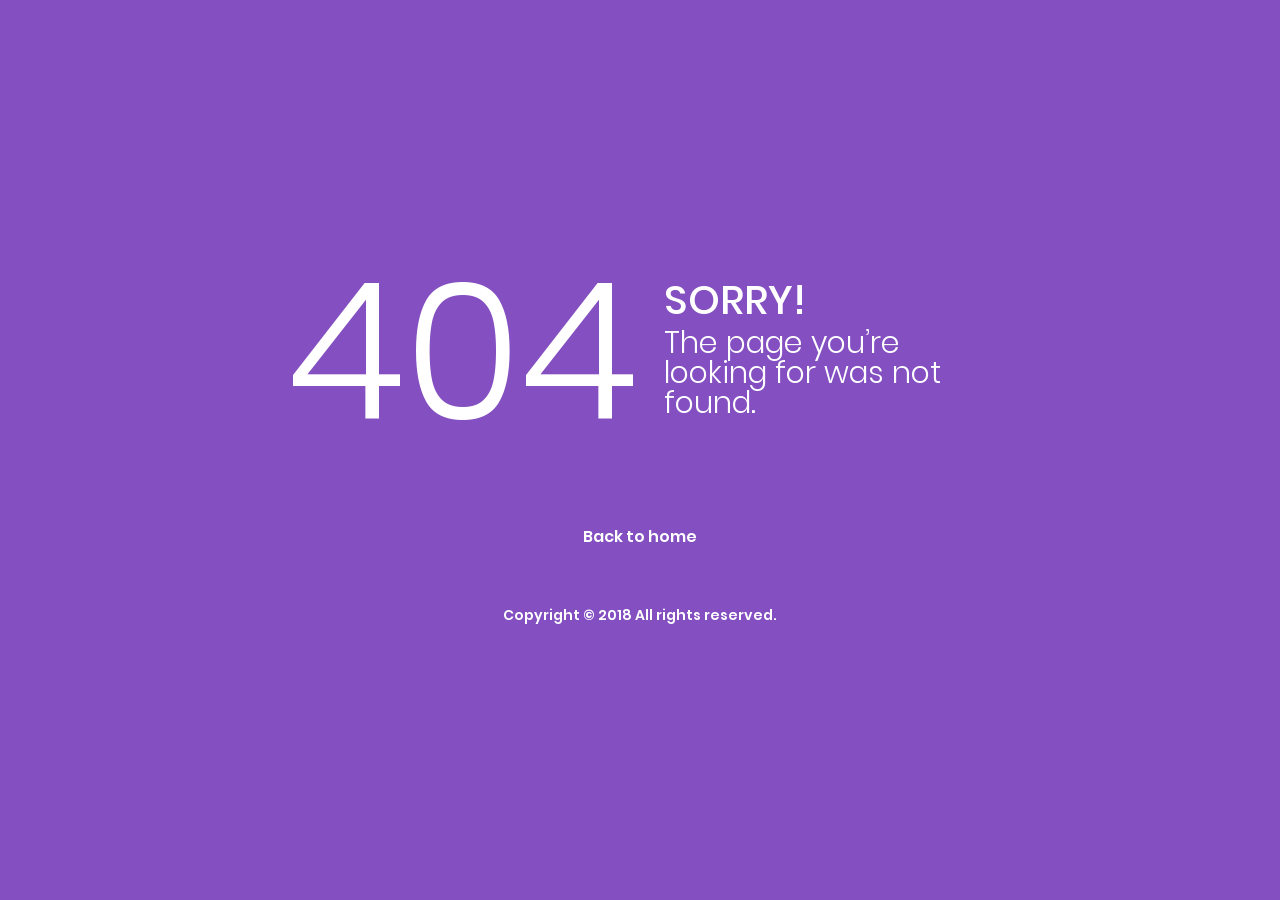
<file: template/pages/samples/error-404.html>
<!DOCTYPE html>
<html lang="en">

<head>
  <!-- Required meta tags -->
  <meta charset="utf-8">
  <meta name="viewport" content="width=device-width, initial-scale=1, shrink-to-fit=no">
  <title>PolluxUI Admin</title>
  <!-- base:css -->
  <link rel="stylesheet" href="../../vendors/typicons/typicons.css">
  <link rel="stylesheet" href="../../vendors/css/vendor.bundle.base.css">
  <!-- endinject -->
  <!-- inject:css -->
  <link rel="stylesheet" href="../../css/vertical-layout-light/style.css">
  <!-- endinject -->
  <link rel="shortcut icon" href="../../images/favicon.png" />
</head>

<body>
  <div class="container-scroller">
    <div class="container-fluid page-body-wrapper full-page-wrapper">
      <div class="content-wrapper d-flex align-items-center text-center error-page bg-primary">
        <div class="row flex-grow">
          <div class="col-lg-7 mx-auto text-white">
            <div class="row align-items-center d-flex flex-row">
              <div class="col-lg-6 text-lg-right pr-lg-4">
                <h1 class="display-1 mb-0">404</h1>
              </div>
              <div class="col-lg-6 error-page-divider text-lg-left pl-lg-4">
                <h2>SORRY!</h2>
                <h3 class="font-weight-light">The page you’re looking for was not found.</h3>
              </div>
            </div>
            <div class="row mt-5">
              <div class="col-12 text-center mt-xl-2">
                <a class="text-white font-weight-medium" href="../../index.html">Back to home</a>
              </div>
            </div>
            <div class="row mt-5">
              <div class="col-12 mt-xl-2">
                <p class="text-white font-weight-medium text-center">Copyright &copy; 2018  All rights reserved.</p>
              </div>
            </div>
          </div>
        </div>
      </div>
      <!-- content-wrapper ends -->
    </div>
    <!-- page-body-wrapper ends -->
  </div>
  <!-- container-scroller -->
  <!-- base:js -->
  <script src="../../vendors/js/vendor.bundle.base.js"></script>
  <!-- endinject -->
  <!-- inject:js -->
  <script src="../../js/off-canvas.js"></script>
  <script src="../../js/hoverable-collapse.js"></script>
  <script src="../../js/template.js"></script>
  <script src="../../js/settings.js"></script>
  <script src="../../js/todolist.js"></script>
  <!-- endinject -->
</body>

</html>
</file>
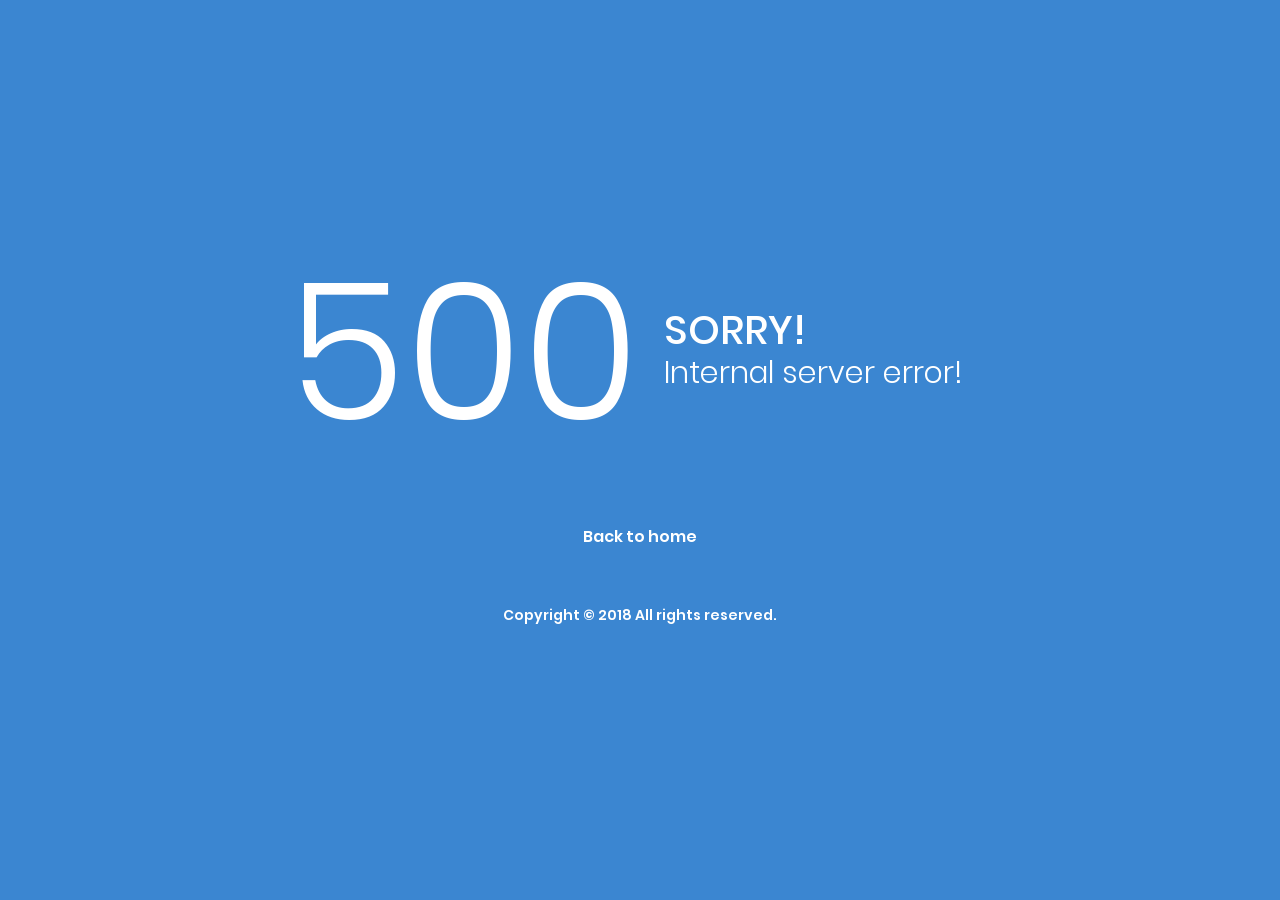
<file: template/pages/samples/error-500.html>
<!DOCTYPE html>
<html lang="en">

<head>
  <!-- Required meta tags -->
  <meta charset="utf-8">
  <meta name="viewport" content="width=device-width, initial-scale=1, shrink-to-fit=no">
  <title>PolluxUI Admin</title>
  <!-- base:css -->
  <link rel="stylesheet" href="../../vendors/typicons/typicons.css">
  <link rel="stylesheet" href="../../vendors/css/vendor.bundle.base.css">
  <!-- endinject -->
  <!-- inject:css -->
  <link rel="stylesheet" href="../../css/vertical-layout-light/style.css">
  <!-- endinject -->
  <link rel="shortcut icon" href="../../images/favicon.png" />
</head>

<body>
  <div class="container-scroller">
    <div class="container-fluid page-body-wrapper full-page-wrapper">
      <div class="content-wrapper d-flex align-items-center text-center error-page bg-info">
        <div class="row flex-grow">
          <div class="col-lg-7 mx-auto text-white">
            <div class="row align-items-center d-flex flex-row">
              <div class="col-lg-6 text-lg-right pr-lg-4">
                <h1 class="display-1 mb-0">500</h1>
              </div>
              <div class="col-lg-6 error-page-divider text-lg-left pl-lg-4">
                <h2>SORRY!</h2>
                <h3 class="font-weight-light">Internal server error!</h3>
              </div>
            </div>
            <div class="row mt-5">
              <div class="col-12 text-center mt-xl-2">
                <a class="text-white font-weight-medium" href="../../index.html">Back to home</a>
              </div>
            </div>
            <div class="row mt-5">
              <div class="col-12 mt-xl-2">
                <p class="text-white font-weight-medium text-center">Copyright &copy; 2018  All rights reserved.</p>
              </div>
            </div>
          </div>
        </div>
      </div>
      <!-- content-wrapper ends -->
    </div>
    <!-- page-body-wrapper ends -->
  </div>
  <!-- container-scroller -->
  <!-- base:js -->
  <script src="../../vendors/js/vendor.bundle.base.js"></script>
  <!-- endinject -->
  <!-- inject:js -->
  <script src="../../js/off-canvas.js"></script>
  <script src="../../js/hoverable-collapse.js"></script>
  <script src="../../js/template.js"></script>
  <script src="../../js/settings.js"></script>
  <script src="../../js/todolist.js"></script>
  <!-- endinject -->
</body>

</html>
</file>
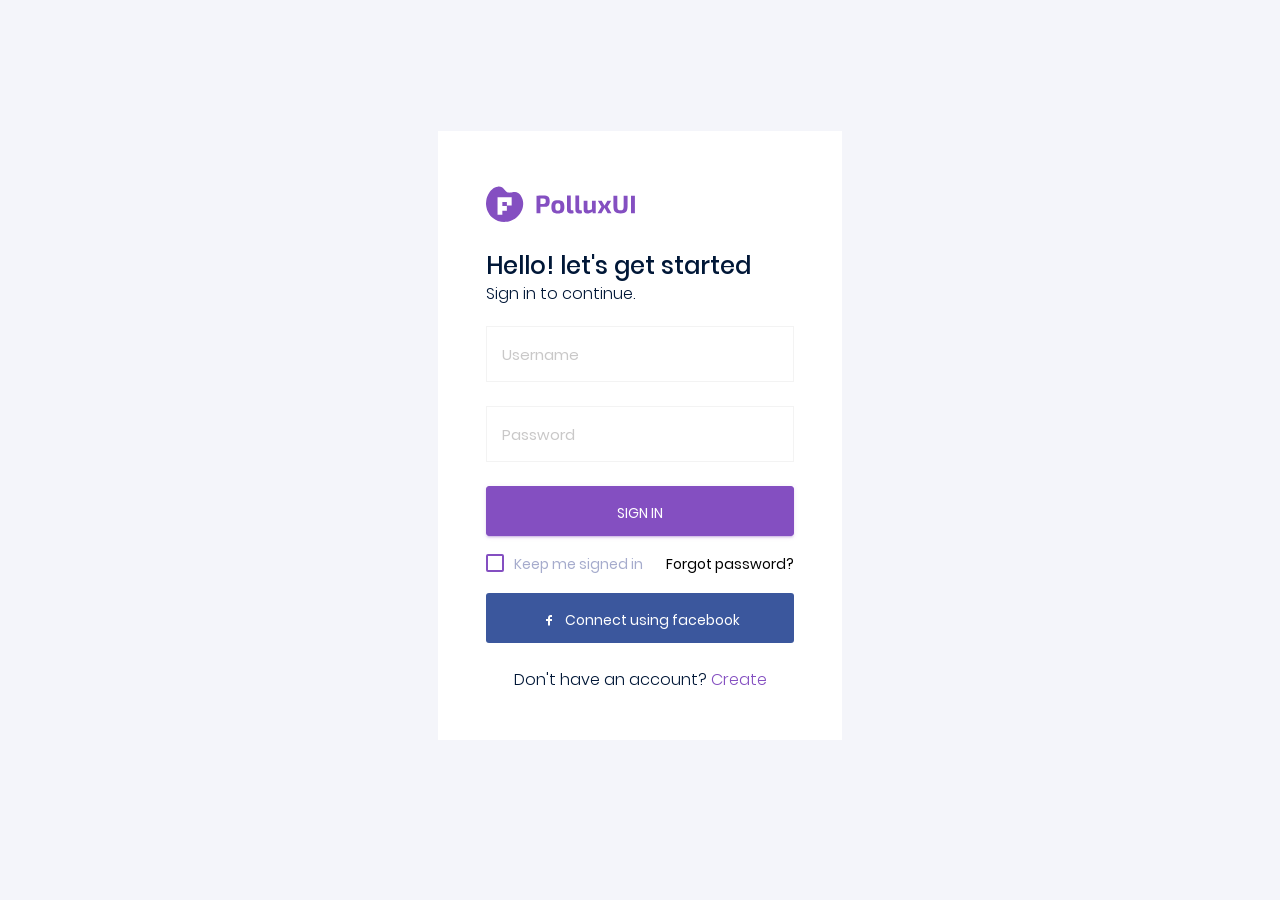
<file: template/pages/samples/login.html>
<!DOCTYPE html>
<html lang="en">

<head>
  <!-- Required meta tags -->
  <meta charset="utf-8">
  <meta name="viewport" content="width=device-width, initial-scale=1, shrink-to-fit=no">
  <title>PolluxUI Admin</title>
  <!-- base:css -->
  <link rel="stylesheet" href="../../vendors/typicons/typicons.css">
  <link rel="stylesheet" href="../../vendors/css/vendor.bundle.base.css">
  <!-- endinject -->
  <!-- plugin css for this page -->
  <!-- End plugin css for this page -->
  <!-- inject:css -->
  <link rel="stylesheet" href="../../css/vertical-layout-light/style.css">
  <!-- endinject -->
  <link rel="shortcut icon" href="../../images/favicon.png" />
</head>

<body>
  <div class="container-scroller">
    <div class="container-fluid page-body-wrapper full-page-wrapper">
      <div class="content-wrapper d-flex align-items-center auth px-0">
        <div class="row w-100 mx-0">
          <div class="col-lg-4 mx-auto">
            <div class="auth-form-light text-left py-5 px-4 px-sm-5">
              <div class="brand-logo">
                <img src="../../images/logo-dark.svg" alt="logo">
              </div>
              <h4>Hello! let's get started</h4>
              <h6 class="font-weight-light">Sign in to continue.</h6>
              <form class="pt-3">
                <div class="form-group">
                  <input type="email" class="form-control form-control-lg" id="exampleInputEmail1" placeholder="Username">
                </div>
                <div class="form-group">
                  <input type="password" class="form-control form-control-lg" id="exampleInputPassword1" placeholder="Password">
                </div>
                <div class="mt-3">
                  <a class="btn btn-block btn-primary btn-lg font-weight-medium auth-form-btn" href="../../index.html">SIGN IN</a>
                </div>
                <div class="my-2 d-flex justify-content-between align-items-center">
                  <div class="form-check">
                    <label class="form-check-label text-muted">
                      <input type="checkbox" class="form-check-input">
                      Keep me signed in
                    </label>
                  </div>
                  <a href="#" class="auth-link text-black">Forgot password?</a>
                </div>
                <div class="mb-2">
                  <button type="button" class="btn btn-block btn-facebook auth-form-btn">
                    <i class="typcn typcn-social-facebook mr-2"></i>Connect using facebook
                  </button>
                </div>
                <div class="text-center mt-4 font-weight-light">
                  Don't have an account? <a href="register.html" class="text-primary">Create</a>
                </div>
              </form>
            </div>
          </div>
        </div>
      </div>
      <!-- content-wrapper ends -->
    </div>
    <!-- page-body-wrapper ends -->
  </div>
  <!-- container-scroller -->
  <!-- base:js -->
  <script src="../../vendors/js/vendor.bundle.base.js"></script>
  <!-- endinject -->
  <!-- inject:js -->
  <script src="../../js/off-canvas.js"></script>
  <script src="../../js/hoverable-collapse.js"></script>
  <script src="../../js/template.js"></script>
  <script src="../../js/settings.js"></script>
  <script src="../../js/todolist.js"></script>
  <!-- endinject -->
</body>

</html>
</file>
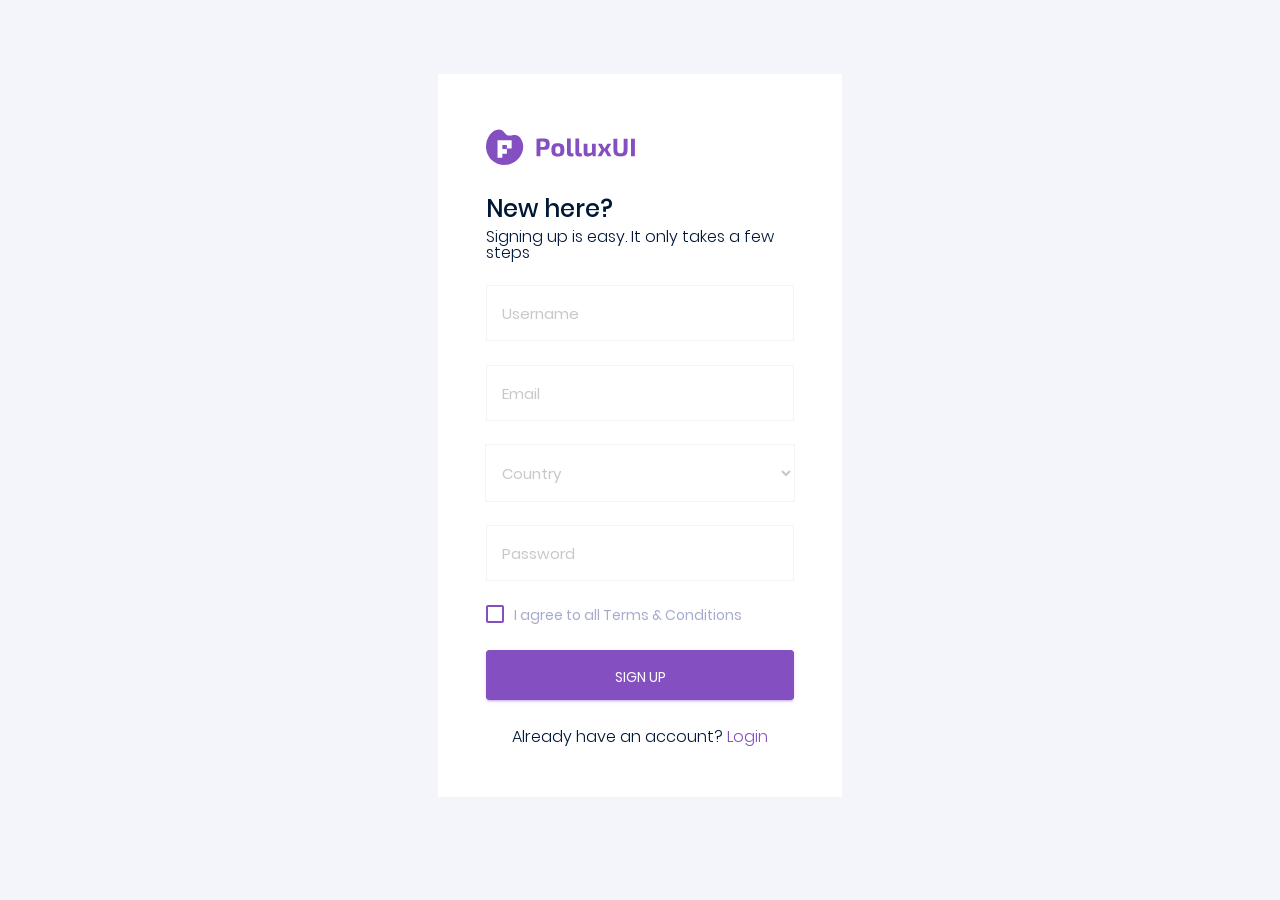
<file: template/pages/samples/register.html>
<!DOCTYPE html>
<html lang="en">

<head>
  <!-- Required meta tags -->
  <meta charset="utf-8">
  <meta name="viewport" content="width=device-width, initial-scale=1, shrink-to-fit=no">
  <title>PolluxUI Admin</title>
  <!-- base:css -->
  <link rel="stylesheet" href="../../vendors/typicons/typicons.css">
  <link rel="stylesheet" href="../../vendors/css/vendor.bundle.base.css">
  <!-- endinject -->
  <!-- plugin css for this page -->
  <!-- End plugin css for this page -->
  <!-- inject:css -->
  <link rel="stylesheet" href="../../css/vertical-layout-light/style.css">
  <!-- endinject -->
  <link rel="shortcut icon" href="../../images/favicon.png" />
</head>

<body>
  <div class="container-scroller">
    <div class="container-fluid page-body-wrapper full-page-wrapper">
      <div class="content-wrapper d-flex align-items-center auth px-0">
        <div class="row w-100 mx-0">
          <div class="col-lg-4 mx-auto">
            <div class="auth-form-light text-left py-5 px-4 px-sm-5">
              <div class="brand-logo">
                <img src="../../images/logo-dark.svg" alt="logo">
              </div>
              <h4>New here?</h4>
              <h6 class="font-weight-light">Signing up is easy. It only takes a few steps</h6>
              <form class="pt-3">
                <div class="form-group">
                  <input type="text" class="form-control form-control-lg" id="exampleInputUsername1" placeholder="Username">
                </div>
                <div class="form-group">
                  <input type="email" class="form-control form-control-lg" id="exampleInputEmail1" placeholder="Email">
                </div>
                <div class="form-group">
                  <select class="form-control form-control-lg" id="exampleFormControlSelect2">
                    <option>Country</option>
                    <option>United States of America</option>
                    <option>United Kingdom</option>
                    <option>India</option>
                    <option>Germany</option>
                    <option>Argentina</option>
                  </select>
                </div>
                <div class="form-group">
                  <input type="password" class="form-control form-control-lg" id="exampleInputPassword1" placeholder="Password">
                </div>
                <div class="mb-4">
                  <div class="form-check">
                    <label class="form-check-label text-muted">
                      <input type="checkbox" class="form-check-input">
                      I agree to all Terms & Conditions
                    </label>
                  </div>
                </div>
                <div class="mt-3">
                  <a class="btn btn-block btn-primary btn-lg font-weight-medium auth-form-btn" href="../../index.html">SIGN UP</a>
                </div>
                <div class="text-center mt-4 font-weight-light">
                  Already have an account? <a href="login.html" class="text-primary">Login</a>
                </div>
              </form>
            </div>
          </div>
        </div>
      </div>
      <!-- content-wrapper ends -->
    </div>
    <!-- page-body-wrapper ends -->
  </div>
  <!-- container-scroller -->
  <!-- base:js -->
  <script src="../../vendors/js/vendor.bundle.base.js"></script>
  <!-- endinject -->
  <!-- inject:js -->
  <script src="../../js/off-canvas.js"></script>
  <script src="../../js/hoverable-collapse.js"></script>
  <script src="../../js/template.js"></script>
  <script src="../../js/settings.js"></script>
  <script src="../../js/todolist.js"></script>
  <!-- endinject -->
</body>

</html>
</file>
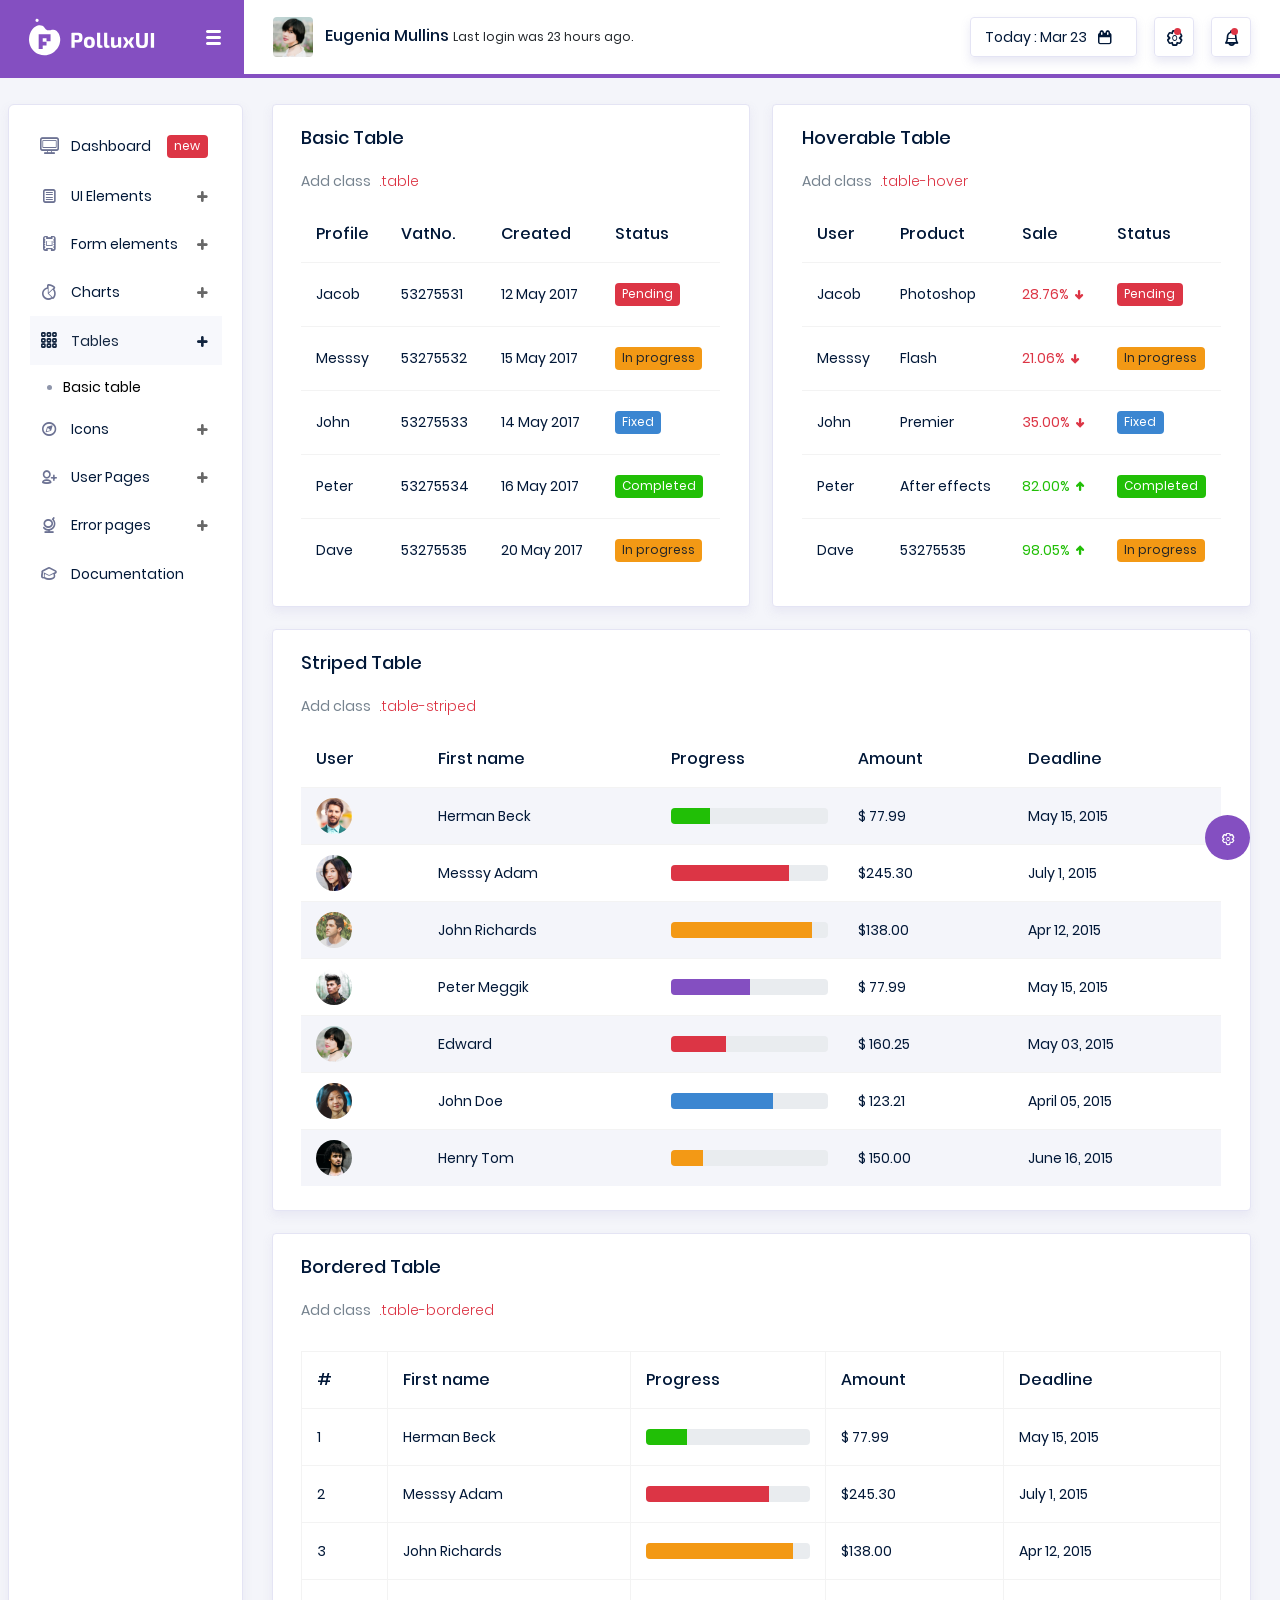
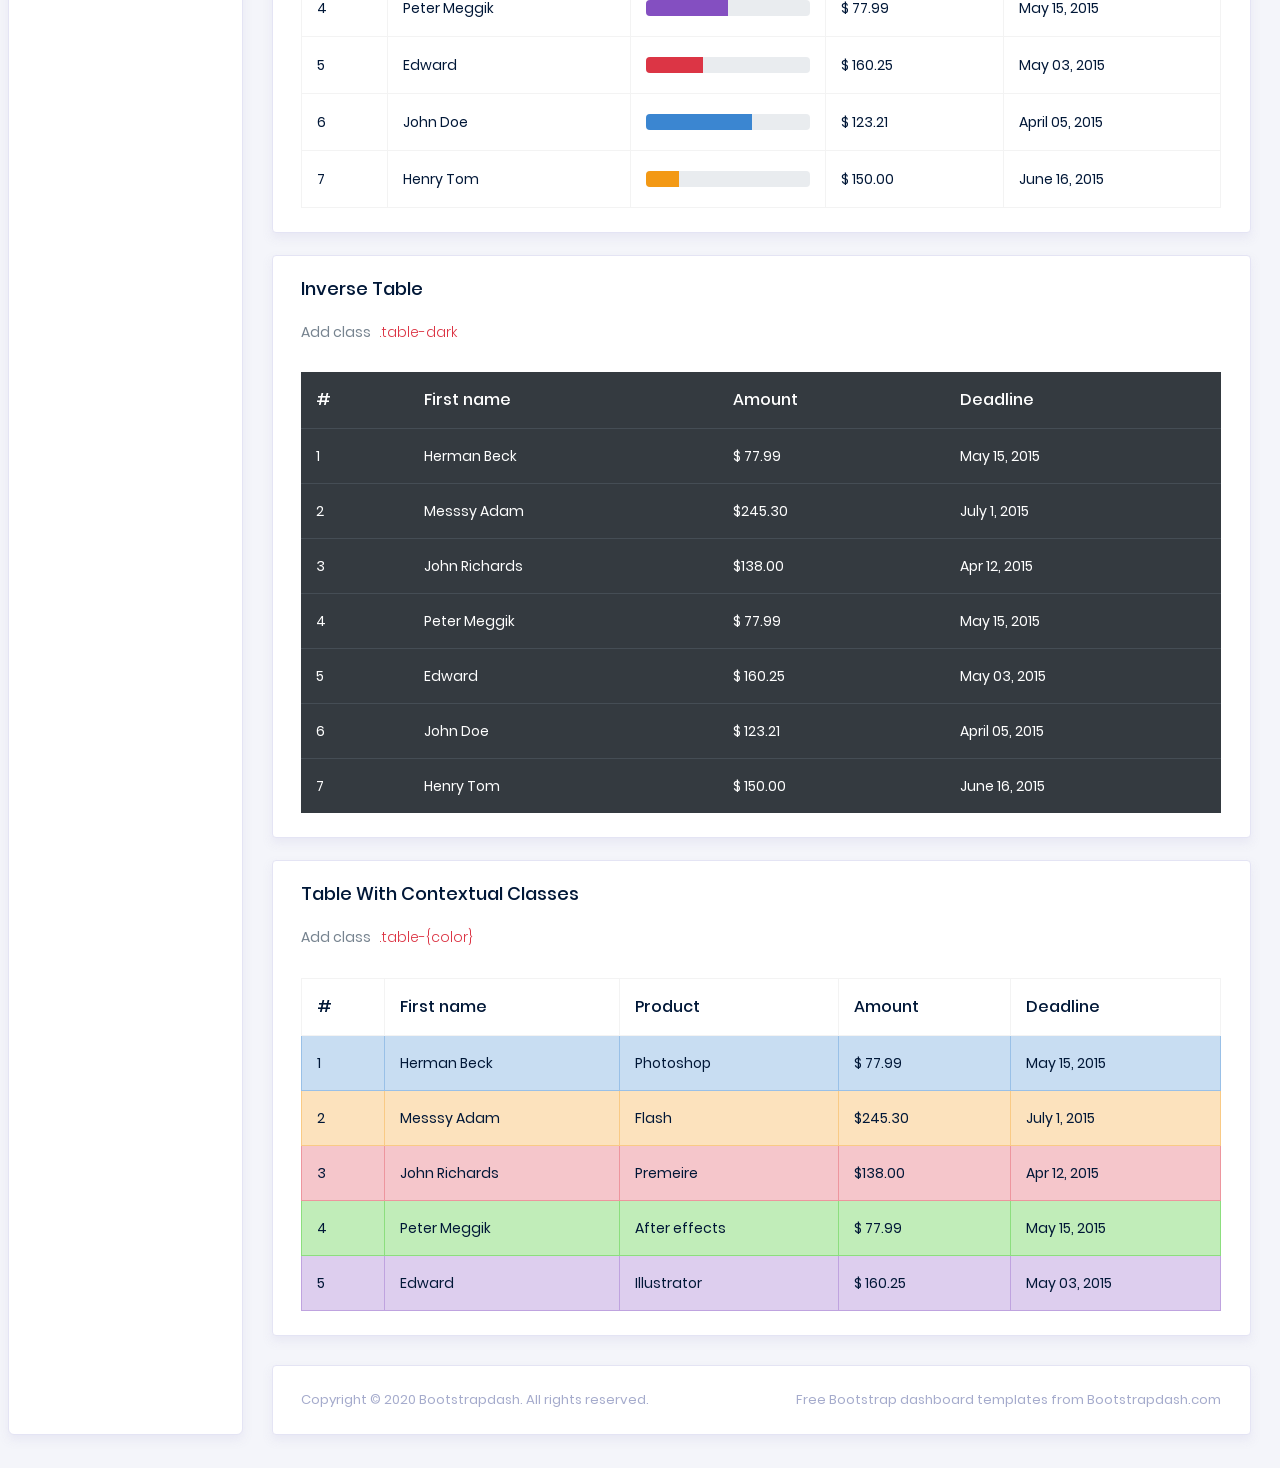
<file: template/pages/tables/basic-table.html>
<!DOCTYPE html>
<html lang="en">

<head>
  <!-- Required meta tags -->
  <meta charset="utf-8">
  <meta name="viewport" content="width=device-width, initial-scale=1, shrink-to-fit=no">
  <title>PolluxUI Admin</title>
  <!-- base:css -->
  <link rel="stylesheet" href="../../vendors/typicons/typicons.css">
  <link rel="stylesheet" href="../../vendors/css/vendor.bundle.base.css">
  <!-- endinject -->
  <!-- inject:css -->
  <link rel="stylesheet" href="../../css/vertical-layout-light/style.css">
  <!-- endinject -->
  <link rel="shortcut icon" href="../../images/favicon.png" />
</head>

<body>
  <div class="container-scroller">
    <!-- partial:../../partials/_navbar.html -->
    <nav class="navbar col-lg-12 col-12 p-0 fixed-top d-flex flex-row">
      <div class="navbar-brand-wrapper d-flex justify-content-center">
        <div class="navbar-brand-inner-wrapper d-flex justify-content-between align-items-center w-100">
          <a class="navbar-brand brand-logo" href="../../index.html"><img src="../../images/logo.svg" alt="logo"/></a>
          <a class="navbar-brand brand-logo-mini" href="../../index.html"><img src="../../images/logo-mini.svg" alt="logo"/></a>
          <button class="navbar-toggler navbar-toggler align-self-center" type="button" data-toggle="minimize">
            <span class="typcn typcn-th-menu"></span>
          </button>
        </div>
      </div>
      <div class="navbar-menu-wrapper d-flex align-items-center justify-content-end">
        <ul class="navbar-nav mr-lg-2">
          <li class="nav-item nav-profile dropdown">
            <a class="nav-link" href="#" data-toggle="dropdown" id="profileDropdown">
              <img src="../../images/faces/face5.jpg" alt="profile"/>
              <span class="nav-profile-name">Eugenia Mullins</span>
            </a>
            <div class="dropdown-menu dropdown-menu-right navbar-dropdown" aria-labelledby="profileDropdown">
              <a class="dropdown-item">
                <i class="typcn typcn-cog-outline text-primary"></i>
                Settings
              </a>
              <a class="dropdown-item">
                <i class="typcn typcn-eject text-primary"></i>
                Logout
              </a>
            </div>
          </li>
          <li class="nav-item nav-user-status dropdown">
              <p class="mb-0">Last login was 23 hours ago.</p>
          </li>
        </ul>
        <ul class="navbar-nav navbar-nav-right">
          <li class="nav-item nav-date dropdown">
            <a class="nav-link d-flex justify-content-center align-items-center" href="javascript:;">
              <h6 class="date mb-0">Today : Mar 23</h6>
              <i class="typcn typcn-calendar"></i>
            </a>
          </li>
          <li class="nav-item dropdown">
            <a class="nav-link count-indicator dropdown-toggle d-flex justify-content-center align-items-center" id="messageDropdown" href="#" data-toggle="dropdown">
              <i class="typcn typcn-cog-outline mx-0"></i>
              <span class="count"></span>
            </a>
            <div class="dropdown-menu dropdown-menu-right navbar-dropdown preview-list" aria-labelledby="messageDropdown">
              <p class="mb-0 font-weight-normal float-left dropdown-header">Messages</p>
              <a class="dropdown-item preview-item">
                <div class="preview-thumbnail">
                    <img src="../../images/faces/face4.jpg" alt="image" class="profile-pic">
                </div>
                <div class="preview-item-content flex-grow">
                  <h6 class="preview-subject ellipsis font-weight-normal">David Grey
                  </h6>
                  <p class="font-weight-light small-text text-muted mb-0">
                    The meeting is cancelled
                  </p>
                </div>
              </a>
              <a class="dropdown-item preview-item">
                <div class="preview-thumbnail">
                    <img src="../../images/faces/face2.jpg" alt="image" class="profile-pic">
                </div>
                <div class="preview-item-content flex-grow">
                  <h6 class="preview-subject ellipsis font-weight-normal">Tim Cook
                  </h6>
                  <p class="font-weight-light small-text text-muted mb-0">
                    New product launch
                  </p>
                </div>
              </a>
              <a class="dropdown-item preview-item">
                <div class="preview-thumbnail">
                    <img src="../../images/faces/face3.jpg" alt="image" class="profile-pic">
                </div>
                <div class="preview-item-content flex-grow">
                  <h6 class="preview-subject ellipsis font-weight-normal"> Johnson
                  </h6>
                  <p class="font-weight-light small-text text-muted mb-0">
                    Upcoming board meeting
                  </p>
                </div>
              </a>
            </div>
          </li>
          <li class="nav-item dropdown mr-0">
            <a class="nav-link count-indicator dropdown-toggle d-flex align-items-center justify-content-center" id="notificationDropdown" href="#" data-toggle="dropdown">
              <i class="typcn typcn-bell mx-0"></i>
              <span class="count"></span>
            </a>
            <div class="dropdown-menu dropdown-menu-right navbar-dropdown preview-list" aria-labelledby="notificationDropdown">
              <p class="mb-0 font-weight-normal float-left dropdown-header">Notifications</p>
              <a class="dropdown-item preview-item">
                <div class="preview-thumbnail">
                  <div class="preview-icon bg-success">
                    <i class="typcn typcn-info mx-0"></i>
                  </div>
                </div>
                <div class="preview-item-content">
                  <h6 class="preview-subject font-weight-normal">Application Error</h6>
                  <p class="font-weight-light small-text mb-0 text-muted">
                    Just now
                  </p>
                </div>
              </a>
              <a class="dropdown-item preview-item">
                <div class="preview-thumbnail">
                  <div class="preview-icon bg-warning">
                    <i class="typcn typcn-cog-outline mx-0"></i>
                  </div>
                </div>
                <div class="preview-item-content">
                  <h6 class="preview-subject font-weight-normal">Settings</h6>
                  <p class="font-weight-light small-text mb-0 text-muted">
                    Private message
                  </p>
                </div>
              </a>
              <a class="dropdown-item preview-item">
                <div class="preview-thumbnail">
                  <div class="preview-icon bg-info">
                    <i class="typcn typcn-user mx-0"></i> 
                  </div>
                </div>
                <div class="preview-item-content">
                  <h6 class="preview-subject font-weight-normal">New user registration</h6>
                  <p class="font-weight-light small-text mb-0 text-muted">
                    2 days ago
                  </p>
                </div>
              </a>
            </div>
          </li>
        </ul>
        <button class="navbar-toggler navbar-toggler-right d-lg-none align-self-center" type="button" data-toggle="offcanvas">
          <span class="typcn typcn-th-menu"></span>
        </button>
      </div>
    </nav>
    <!-- partial -->
    <div class="container-fluid page-body-wrapper">
      <!-- partial:../../partials/_settings-panel.html -->
      <div class="theme-setting-wrapper">
        <div id="settings-trigger"><i class="typcn typcn-cog-outline"></i></div>
        <div id="theme-settings" class="settings-panel">
          <i class="settings-close typcn typcn-times"></i>
          <p class="settings-heading">SIDEBAR SKINS</p>
          <div class="sidebar-bg-options selected" id="sidebar-light-theme"><div class="img-ss rounded-circle bg-light border mr-3"></div>Light</div>
          <div class="sidebar-bg-options" id="sidebar-dark-theme"><div class="img-ss rounded-circle bg-dark border mr-3"></div>Dark</div>
          <p class="settings-heading mt-2">HEADER SKINS</p>
          <div class="color-tiles mx-0 px-4">
            <div class="tiles success"></div>
            <div class="tiles warning"></div>
            <div class="tiles danger"></div>
            <div class="tiles info"></div>
            <div class="tiles dark"></div>
            <div class="tiles default"></div>
          </div>
        </div>
      </div>
      <div id="right-sidebar" class="settings-panel">
        <i class="settings-close typcn typcn-times"></i>
        <ul class="nav nav-tabs" id="setting-panel" role="tablist">
          <li class="nav-item">
            <a class="nav-link active" id="todo-tab" data-toggle="tab" href="#todo-section" role="tab" aria-controls="todo-section" aria-expanded="true">TO DO LIST</a>
          </li>
          <li class="nav-item">
            <a class="nav-link" id="chats-tab" data-toggle="tab" href="#chats-section" role="tab" aria-controls="chats-section">CHATS</a>
          </li>
        </ul>
        <div class="tab-content" id="setting-content">
          <div class="tab-pane fade show active scroll-wrapper" id="todo-section" role="tabpanel" aria-labelledby="todo-section">
            <div class="add-items d-flex px-3 mb-0">
              <form class="form w-100">
                <div class="form-group d-flex">
                  <input type="text" class="form-control todo-list-input" placeholder="Add To-do">
                  <button type="submit" class="add btn btn-primary todo-list-add-btn" id="add-task">Add</button>
                </div>
              </form>
            </div>
            <div class="list-wrapper px-3">
              <ul class="d-flex flex-column-reverse todo-list">
                <li>
                  <div class="form-check">
                    <label class="form-check-label">
                      <input class="checkbox" type="checkbox">
                      Team review meeting at 3.00 PM
                    </label>
                  </div>
                  <i class="remove typcn typcn-delete-outline"></i>
                </li>
                <li>
                  <div class="form-check">
                    <label class="form-check-label">
                      <input class="checkbox" type="checkbox">
                      Prepare for presentation
                    </label>
                  </div>
                  <i class="remove typcn typcn-delete-outline"></i>
                </li>
                <li>
                  <div class="form-check">
                    <label class="form-check-label">
                      <input class="checkbox" type="checkbox">
                      Resolve all the low priority tickets due today
                    </label>
                  </div>
                  <i class="remove typcn typcn-delete-outline"></i>
                </li>
                <li class="completed">
                  <div class="form-check">
                    <label class="form-check-label">
                      <input class="checkbox" type="checkbox" checked>
                      Schedule meeting for next week
                    </label>
                  </div>
                  <i class="remove typcn typcn-delete-outline"></i>
                </li>
                <li class="completed">
                  <div class="form-check">
                    <label class="form-check-label">
                      <input class="checkbox" type="checkbox" checked>
                      Project review
                    </label>
                  </div>
                  <i class="remove typcn typcn-delete-outline"></i>
                </li>
              </ul>
            </div>
            <div class="events py-4 border-bottom px-3">
              <div class="wrapper d-flex mb-2">
                <i class="typcn typcn-media-record-outline text-primary mr-2"></i>
                <span>Feb 11 2018</span>
              </div>
              <p class="mb-0 font-weight-thin text-gray">Creating component page</p>
              <p class="text-gray mb-0">build a js based app</p>
            </div>
            <div class="events pt-4 px-3">
              <div class="wrapper d-flex mb-2">
                <i class="typcn typcn-media-record-outline text-primary mr-2"></i>
                <span>Feb 7 2018</span>
              </div>
              <p class="mb-0 font-weight-thin text-gray">Meeting with Alisa</p>
              <p class="text-gray mb-0 ">Call Sarah Graves</p>
            </div>
          </div>
          <!-- To do section tab ends -->
          <div class="tab-pane fade" id="chats-section" role="tabpanel" aria-labelledby="chats-section">
            <div class="d-flex align-items-center justify-content-between border-bottom">
              <p class="settings-heading border-top-0 mb-3 pl-3 pt-0 border-bottom-0 pb-0">Friends</p>
              <small class="settings-heading border-top-0 mb-3 pt-0 border-bottom-0 pb-0 pr-3 font-weight-normal">See All</small>
            </div>
            <ul class="chat-list">
              <li class="list active">
                <div class="profile"><img src="../../images/faces/face1.jpg" alt="image"><span class="online"></span></div>
                <div class="info">
                  <p>Thomas Douglas</p>
                  <p>Available</p>
                </div>
                <small class="text-muted my-auto">19 min</small>
              </li>
              <li class="list">
                <div class="profile"><img src="../../images/faces/face2.jpg" alt="image"><span class="offline"></span></div>
                <div class="info">
                  <div class="wrapper d-flex">
                    <p>Catherine</p>
                  </div>
                  <p>Away</p>
                </div>
                <div class="badge badge-success badge-pill my-auto mx-2">4</div>
                <small class="text-muted my-auto">23 min</small>
              </li>
              <li class="list">
                <div class="profile"><img src="../../images/faces/face3.jpg" alt="image"><span class="online"></span></div>
                <div class="info">
                  <p>Daniel Russell</p>
                  <p>Available</p>
                </div>
                <small class="text-muted my-auto">14 min</small>
              </li>
              <li class="list">
                <div class="profile"><img src="../../images/faces/face4.jpg" alt="image"><span class="offline"></span></div>
                <div class="info">
                  <p>James Richardson</p>
                  <p>Away</p>
                </div>
                <small class="text-muted my-auto">2 min</small>
              </li>
              <li class="list">
                <div class="profile"><img src="../../images/faces/face5.jpg" alt="image"><span class="online"></span></div>
                <div class="info">
                  <p>Madeline Kennedy</p>
                  <p>Available</p>
                </div>
                <small class="text-muted my-auto">5 min</small>
              </li>
              <li class="list">
                <div class="profile"><img src="../../images/faces/face6.jpg" alt="image"><span class="online"></span></div>
                <div class="info">
                  <p>Sarah Graves</p>
                  <p>Available</p>
                </div>
                <small class="text-muted my-auto">47 min</small>
              </li>
            </ul>
          </div>
          <!-- chat tab ends -->
        </div>
      </div>
      <!-- partial -->
      <!-- partial:../../partials/_sidebar.html -->
      <nav class="sidebar sidebar-offcanvas" id="sidebar">
        <ul class="nav">
          <li class="nav-item">
            <a class="nav-link" href="../../index.html">
              <i class="typcn typcn-device-desktop menu-icon"></i>
              <span class="menu-title">Dashboard</span>
              <div class="badge badge-danger">new</div>
            </a>
          </li>
          <li class="nav-item">
            <a class="nav-link" data-toggle="collapse" href="#ui-basic" aria-expanded="false" aria-controls="ui-basic">
              <i class="typcn typcn-document-text menu-icon"></i>
              <span class="menu-title">UI Elements</span>
              <i class="menu-arrow"></i>
            </a>
            <div class="collapse" id="ui-basic">
              <ul class="nav flex-column sub-menu">
                <li class="nav-item"> <a class="nav-link" href="../../pages/ui-features/buttons.html">Buttons</a></li>
                <li class="nav-item"> <a class="nav-link" href="../../pages/ui-features/dropdowns.html">Dropdowns</a></li>
                <li class="nav-item"> <a class="nav-link" href="../../pages/ui-features/typography.html">Typography</a></li>
              </ul>
            </div>
          </li>
          <li class="nav-item">
            <a class="nav-link" data-toggle="collapse" href="#form-elements" aria-expanded="false" aria-controls="form-elements">
              <i class="typcn typcn-film menu-icon"></i>
              <span class="menu-title">Form elements</span>
              <i class="menu-arrow"></i>
            </a>
            <div class="collapse" id="form-elements">
              <ul class="nav flex-column sub-menu">
                <li class="nav-item"><a class="nav-link" href="../../pages/forms/basic_elements.html">Basic Elements</a></li>
              </ul>
            </div>
          </li>
          <li class="nav-item">
            <a class="nav-link" data-toggle="collapse" href="#charts" aria-expanded="false" aria-controls="charts">
              <i class="typcn typcn-chart-pie-outline menu-icon"></i>
              <span class="menu-title">Charts</span>
              <i class="menu-arrow"></i>
            </a>
            <div class="collapse" id="charts">
              <ul class="nav flex-column sub-menu">
                <li class="nav-item"> <a class="nav-link" href="../../pages/charts/chartjs.html">ChartJs</a></li>
              </ul>
            </div>
          </li>
          <li class="nav-item">
            <a class="nav-link" data-toggle="collapse" href="#tables" aria-expanded="false" aria-controls="tables">
              <i class="typcn typcn-th-small-outline menu-icon"></i>
              <span class="menu-title">Tables</span>
              <i class="menu-arrow"></i>
            </a>
            <div class="collapse" id="tables">
              <ul class="nav flex-column sub-menu">
                <li class="nav-item"> <a class="nav-link" href="../../pages/tables/basic-table.html">Basic table</a></li>
              </ul>
            </div>
          </li>
          <li class="nav-item">
            <a class="nav-link" data-toggle="collapse" href="#icons" aria-expanded="false" aria-controls="icons">
              <i class="typcn typcn-compass menu-icon"></i>
              <span class="menu-title">Icons</span>
              <i class="menu-arrow"></i>
            </a>
            <div class="collapse" id="icons">
              <ul class="nav flex-column sub-menu">
                <li class="nav-item"> <a class="nav-link" href="../../pages/icons/mdi.html">Mdi icons</a></li>
              </ul>
            </div>
          </li>
          <li class="nav-item">
            <a class="nav-link" data-toggle="collapse" href="#auth" aria-expanded="false" aria-controls="auth">
              <i class="typcn typcn-user-add-outline menu-icon"></i>
              <span class="menu-title">User Pages</span>
              <i class="menu-arrow"></i>
            </a>
            <div class="collapse" id="auth">
              <ul class="nav flex-column sub-menu">
                <li class="nav-item"> <a class="nav-link" href="../../pages/samples/login.html"> Login </a></li>
                <li class="nav-item"> <a class="nav-link" href="../../pages/samples/register.html"> Register </a></li>
              </ul>
            </div>
          </li>
          <li class="nav-item">
            <a class="nav-link" data-toggle="collapse" href="#error" aria-expanded="false" aria-controls="error">
              <i class="typcn typcn-globe-outline menu-icon"></i>
              <span class="menu-title">Error pages</span>
              <i class="menu-arrow"></i>
            </a>
            <div class="collapse" id="error">
              <ul class="nav flex-column sub-menu">
                <li class="nav-item"> <a class="nav-link" href="../../pages/samples/error-404.html"> 404 </a></li>
                <li class="nav-item"> <a class="nav-link" href="../../pages/samples/error-500.html"> 500 </a></li>
              </ul>
            </div>
          </li>
          <li class="nav-item">
            <a class="nav-link" href="https://bootstrapdash.com/demo/polluxui-free/docs/documentation.html">
              <i class="typcn typcn-mortar-board menu-icon"></i>
              <span class="menu-title">Documentation</span>
            </a>
          </li>
        </ul>
      </nav>
      <!-- partial -->
      <div class="main-panel">
        <div class="content-wrapper">
          <div class="row">
            <div class="col-lg-6 grid-margin stretch-card">
              <div class="card">
                <div class="card-body">
                  <h4 class="card-title">Basic Table</h4>
                  <p class="card-description">
                    Add class <code>.table</code>
                  </p>
                  <div class="table-responsive">
                    <table class="table">
                      <thead>
                        <tr>
                          <th>Profile</th>
                          <th>VatNo.</th>
                          <th>Created</th>
                          <th>Status</th>
                        </tr>
                      </thead>
                      <tbody>
                        <tr>
                          <td>Jacob</td>
                          <td>53275531</td>
                          <td>12 May 2017</td>
                          <td><label class="badge badge-danger">Pending</label></td>
                        </tr>
                        <tr>
                          <td>Messsy</td>
                          <td>53275532</td>
                          <td>15 May 2017</td>
                          <td><label class="badge badge-warning">In progress</label></td>
                        </tr>
                        <tr>
                          <td>John</td>
                          <td>53275533</td>
                          <td>14 May 2017</td>
                          <td><label class="badge badge-info">Fixed</label></td>
                        </tr>
                        <tr>
                          <td>Peter</td>
                          <td>53275534</td>
                          <td>16 May 2017</td>
                          <td><label class="badge badge-success">Completed</label></td>
                        </tr>
                        <tr>
                          <td>Dave</td>
                          <td>53275535</td>
                          <td>20 May 2017</td>
                          <td><label class="badge badge-warning">In progress</label></td>
                        </tr>
                      </tbody>
                    </table>
                  </div>
                </div>
              </div>
            </div>
            <div class="col-lg-6 grid-margin stretch-card">
              <div class="card">
                <div class="card-body">
                  <h4 class="card-title">Hoverable Table</h4>
                  <p class="card-description">
                    Add class <code>.table-hover</code>
                  </p>
                  <div class="table-responsive">
                    <table class="table table-hover">
                      <thead>
                        <tr>
                          <th>User</th>
                          <th>Product</th>
                          <th>Sale</th>
                          <th>Status</th>
                        </tr>
                      </thead>
                      <tbody>
                        <tr>
                          <td>Jacob</td>
                          <td>Photoshop</td>
                          <td class="text-danger"> 28.76% <i class="typcn typcn-arrow-down-thick"></i></td>
                          <td><label class="badge badge-danger">Pending</label></td>
                        </tr>
                        <tr>
                          <td>Messsy</td>
                          <td>Flash</td>
                          <td class="text-danger"> 21.06% <i class="typcn typcn-arrow-down-thick"></i></td>
                          <td><label class="badge badge-warning">In progress</label></td>
                        </tr>
                        <tr>
                          <td>John</td>
                          <td>Premier</td>
                          <td class="text-danger"> 35.00% <i class="typcn typcn-arrow-down-thick"></i></td>
                          <td><label class="badge badge-info">Fixed</label></td>
                        </tr>
                        <tr>
                          <td>Peter</td>
                          <td>After effects</td>
                          <td class="text-success"> 82.00% <i class="typcn typcn-arrow-up-thick"></i></td>
                          <td><label class="badge badge-success">Completed</label></td>
                        </tr>
                        <tr>
                          <td>Dave</td>
                          <td>53275535</td>
                          <td class="text-success"> 98.05% <i class="typcn typcn-arrow-up-thick"></i></td>
                          <td><label class="badge badge-warning">In progress</label></td>
                        </tr>
                      </tbody>
                    </table>
                  </div>
                </div>
              </div>
            </div>
            <div class="col-lg-12 grid-margin stretch-card">
              <div class="card">
                <div class="card-body">
                  <h4 class="card-title">Striped Table</h4>
                  <p class="card-description">
                    Add class <code>.table-striped</code>
                  </p>
                  <div class="table-responsive">
                    <table class="table table-striped">
                      <thead>
                        <tr>
                          <th>
                            User
                          </th>
                          <th>
                            First name
                          </th>
                          <th>
                            Progress
                          </th>
                          <th>
                            Amount
                          </th>
                          <th>
                            Deadline
                          </th>
                        </tr>
                      </thead>
                      <tbody>
                        <tr>
                          <td class="py-1">
                            <img src="../../images/faces/face1.jpg" alt="image"/>
                          </td>
                          <td>
                            Herman Beck
                          </td>
                          <td>
                            <div class="progress">
                              <div class="progress-bar bg-success" role="progressbar" style="width: 25%" aria-valuenow="25" aria-valuemin="0" aria-valuemax="100"></div>
                            </div>
                          </td>
                          <td>
                            $ 77.99
                          </td>
                          <td>
                            May 15, 2015
                          </td>
                        </tr>
                        <tr>
                          <td class="py-1">
                            <img src="../../images/faces/face2.jpg" alt="image"/>
                          </td>
                          <td>
                            Messsy Adam
                          </td>
                          <td>
                            <div class="progress">
                              <div class="progress-bar bg-danger" role="progressbar" style="width: 75%" aria-valuenow="75" aria-valuemin="0" aria-valuemax="100"></div>
                            </div>
                          </td>
                          <td>
                            $245.30
                          </td>
                          <td>
                            July 1, 2015
                          </td>
                        </tr>
                        <tr>
                          <td class="py-1">
                            <img src="../../images/faces/face3.jpg" alt="image"/>
                          </td>
                          <td>
                            John Richards
                          </td>
                          <td>
                            <div class="progress">
                              <div class="progress-bar bg-warning" role="progressbar" style="width: 90%" aria-valuenow="90" aria-valuemin="0" aria-valuemax="100"></div>
                            </div>
                          </td>
                          <td>
                            $138.00
                          </td>
                          <td>
                            Apr 12, 2015
                          </td>
                        </tr>
                        <tr>
                          <td class="py-1">
                            <img src="../../images/faces/face4.jpg" alt="image"/>
                          </td>
                          <td>
                            Peter Meggik
                          </td>
                          <td>
                            <div class="progress">
                              <div class="progress-bar bg-primary" role="progressbar" style="width: 50%" aria-valuenow="50" aria-valuemin="0" aria-valuemax="100"></div>
                            </div>
                          </td>
                          <td>
                            $ 77.99
                          </td>
                          <td>
                            May 15, 2015
                          </td>
                        </tr>
                        <tr>
                          <td class="py-1">
                            <img src="../../images/faces/face5.jpg" alt="image"/>
                          </td>
                          <td>
                            Edward
                          </td>
                          <td>
                            <div class="progress">
                              <div class="progress-bar bg-danger" role="progressbar" style="width: 35%" aria-valuenow="35" aria-valuemin="0" aria-valuemax="100"></div>
                            </div>
                          </td>
                          <td>
                            $ 160.25
                          </td>
                          <td>
                            May 03, 2015
                          </td>
                        </tr>
                        <tr>
                          <td class="py-1">
                            <img src="../../images/faces/face6.jpg" alt="image"/>
                          </td>
                          <td>
                            John Doe
                          </td>
                          <td>
                            <div class="progress">
                              <div class="progress-bar bg-info" role="progressbar" style="width: 65%" aria-valuenow="65" aria-valuemin="0" aria-valuemax="100"></div>
                            </div>
                          </td>
                          <td>
                            $ 123.21
                          </td>
                          <td>
                            April 05, 2015
                          </td>
                        </tr>
                        <tr>
                          <td class="py-1">
                            <img src="../../images/faces/face7.jpg" alt="image"/>
                          </td>
                          <td>
                            Henry Tom
                          </td>
                          <td>
                            <div class="progress">
                              <div class="progress-bar bg-warning" role="progressbar" style="width: 20%" aria-valuenow="20" aria-valuemin="0" aria-valuemax="100"></div>
                            </div>
                          </td>
                          <td>
                            $ 150.00
                          </td>
                          <td>
                            June 16, 2015
                          </td>
                        </tr>
                      </tbody>
                    </table>
                  </div>
                </div>
              </div>
            </div>
            <div class="col-lg-12 grid-margin stretch-card">
              <div class="card">
                <div class="card-body">
                  <h4 class="card-title">Bordered table</h4>
                  <p class="card-description">
                    Add class <code>.table-bordered</code>
                  </p>
                  <div class="table-responsive pt-3">
                    <table class="table table-bordered">
                      <thead>
                        <tr>
                          <th>
                            #
                          </th>
                          <th>
                            First name
                          </th>
                          <th>
                            Progress
                          </th>
                          <th>
                            Amount
                          </th>
                          <th>
                            Deadline
                          </th>
                        </tr>
                      </thead>
                      <tbody>
                        <tr>
                          <td>
                            1
                          </td>
                          <td>
                            Herman Beck
                          </td>
                          <td>
                            <div class="progress">
                              <div class="progress-bar bg-success" role="progressbar" style="width: 25%" aria-valuenow="25" aria-valuemin="0" aria-valuemax="100"></div>
                            </div>
                          </td>
                          <td>
                            $ 77.99
                          </td>
                          <td>
                            May 15, 2015
                          </td>
                        </tr>
                        <tr>
                          <td>
                            2
                          </td>
                          <td>
                            Messsy Adam
                          </td>
                          <td>
                            <div class="progress">
                              <div class="progress-bar bg-danger" role="progressbar" style="width: 75%" aria-valuenow="75" aria-valuemin="0" aria-valuemax="100"></div>
                            </div>
                          </td>
                          <td>
                            $245.30
                          </td>
                          <td>
                            July 1, 2015
                          </td>
                        </tr>
                        <tr>
                          <td>
                            3
                          </td>
                          <td>
                            John Richards
                          </td>
                          <td>
                            <div class="progress">
                              <div class="progress-bar bg-warning" role="progressbar" style="width: 90%" aria-valuenow="90" aria-valuemin="0" aria-valuemax="100"></div>
                            </div>
                          </td>
                          <td>
                            $138.00
                          </td>
                          <td>
                            Apr 12, 2015
                          </td>
                        </tr>
                        <tr>
                          <td>
                            4
                          </td>
                          <td>
                            Peter Meggik
                          </td>
                          <td>
                            <div class="progress">
                              <div class="progress-bar bg-primary" role="progressbar" style="width: 50%" aria-valuenow="50" aria-valuemin="0" aria-valuemax="100"></div>
                            </div>
                          </td>
                          <td>
                            $ 77.99
                          </td>
                          <td>
                            May 15, 2015
                          </td>
                        </tr>
                        <tr>
                          <td>
                            5
                          </td>
                          <td>
                            Edward
                          </td>
                          <td>
                            <div class="progress">
                              <div class="progress-bar bg-danger" role="progressbar" style="width: 35%" aria-valuenow="35" aria-valuemin="0" aria-valuemax="100"></div>
                            </div>
                          </td>
                          <td>
                            $ 160.25
                          </td>
                          <td>
                            May 03, 2015
                          </td>
                        </tr>
                        <tr>
                          <td>
                            6
                          </td>
                          <td>
                            John Doe
                          </td>
                          <td>
                            <div class="progress">
                              <div class="progress-bar bg-info" role="progressbar" style="width: 65%" aria-valuenow="65" aria-valuemin="0" aria-valuemax="100"></div>
                            </div>
                          </td>
                          <td>
                            $ 123.21
                          </td>
                          <td>
                            April 05, 2015
                          </td>
                        </tr>
                        <tr>
                          <td>
                            7
                          </td>
                          <td>
                            Henry Tom
                          </td>
                          <td>
                            <div class="progress">
                              <div class="progress-bar bg-warning" role="progressbar" style="width: 20%" aria-valuenow="20" aria-valuemin="0" aria-valuemax="100"></div>
                            </div>
                          </td>
                          <td>
                            $ 150.00
                          </td>
                          <td>
                            June 16, 2015
                          </td>
                        </tr>
                      </tbody>
                    </table>
                  </div>
                </div>
              </div>
            </div>
            <div class="col-lg-12 grid-margin stretch-card">
              <div class="card">
                <div class="card-body">
                  <h4 class="card-title">Inverse table</h4>
                  <p class="card-description">
                    Add class <code>.table-dark</code>
                  </p>
                  <div class="table-responsive pt-3">
                    <table class="table table-dark">
                      <thead>
                        <tr>
                          <th>
                            #
                          </th>
                          <th>
                            First name
                          </th>
                          <th>
                            Amount
                          </th>
                          <th>
                            Deadline
                          </th>
                        </tr>
                      </thead>
                      <tbody>
                        <tr>
                          <td>
                            1
                          </td>
                          <td>
                            Herman Beck
                          </td>
                          <td>
                            $ 77.99
                          </td>
                          <td>
                            May 15, 2015
                          </td>
                        </tr>
                        <tr>
                          <td>
                            2
                          </td>
                          <td>
                            Messsy Adam
                          </td>
                          <td>
                            $245.30
                          </td>
                          <td>
                            July 1, 2015
                          </td>
                        </tr>
                        <tr>
                          <td>
                            3
                          </td>
                          <td>
                            John Richards
                          </td>
                          <td>
                            $138.00
                          </td>
                          <td>
                            Apr 12, 2015
                          </td>
                        </tr>
                        <tr>
                          <td>
                            4
                          </td>
                          <td>
                            Peter Meggik
                          </td>
                          <td>
                            $ 77.99
                          </td>
                          <td>
                            May 15, 2015
                          </td>
                        </tr>
                        <tr>
                          <td>
                            5
                          </td>
                          <td>
                            Edward
                          </td>
                          <td>
                            $ 160.25
                          </td>
                          <td>
                            May 03, 2015
                          </td>
                        </tr>
                        <tr>
                          <td>
                            6
                          </td>
                          <td>
                            John Doe
                          </td>
                          <td>
                            $ 123.21
                          </td>
                          <td>
                            April 05, 2015
                          </td>
                        </tr>
                        <tr>
                          <td>
                            7
                          </td>
                          <td>
                            Henry Tom
                          </td>
                          <td>
                            $ 150.00
                          </td>
                          <td>
                            June 16, 2015
                          </td>
                        </tr>
                      </tbody>
                    </table>
                  </div>
                </div>
              </div>
            </div>
            <div class="col-lg-12 stretch-card">
              <div class="card">
                <div class="card-body">
                  <h4 class="card-title">Table with contextual classes</h4>
                  <p class="card-description">
                    Add class <code>.table-{color}</code>
                  </p>
                  <div class="table-responsive pt-3">
                    <table class="table table-bordered">
                      <thead>
                        <tr>
                          <th>
                            #
                          </th>
                          <th>
                            First name
                          </th>
                          <th>
                            Product
                          </th>
                          <th>
                            Amount
                          </th>
                          <th>
                            Deadline
                          </th>
                        </tr>
                      </thead>
                      <tbody>
                        <tr class="table-info">
                          <td>
                            1
                          </td>
                          <td>
                            Herman Beck
                          </td>
                          <td>
                            Photoshop
                          </td>
                          <td>
                            $ 77.99
                          </td>
                          <td>
                            May 15, 2015
                          </td>
                        </tr>
                        <tr class="table-warning">
                          <td>
                            2
                          </td>
                          <td>
                            Messsy Adam
                          </td>
                          <td>
                            Flash
                          </td>
                          <td>
                            $245.30
                          </td>
                          <td>
                            July 1, 2015
                          </td>
                        </tr>
                        <tr class="table-danger">
                          <td>
                            3
                          </td>
                          <td>
                            John Richards
                          </td>
                          <td>
                            Premeire
                          </td>
                          <td>
                            $138.00
                          </td>
                          <td>
                            Apr 12, 2015
                          </td>
                        </tr>
                        <tr class="table-success">
                          <td>
                            4
                          </td>
                          <td>
                            Peter Meggik
                          </td>
                          <td>
                            After effects
                          </td>
                          <td>
                            $ 77.99
                          </td>
                          <td>
                            May 15, 2015
                          </td>
                        </tr>
                        <tr class="table-primary">
                          <td>
                            5
                          </td>
                          <td>
                            Edward
                          </td>
                          <td>
                            Illustrator
                          </td>
                          <td>
                            $ 160.25
                          </td>
                          <td>
                            May 03, 2015
                          </td>
                        </tr>
                      </tbody>
                    </table>
                  </div>
                </div>
              </div>
            </div>
          </div>
        </div>
        <!-- content-wrapper ends -->
        <!-- partial:../../partials/_footer.html -->
        <footer class="footer">
            <div class="card">
                <div class="card-body">
                    <div class="d-sm-flex justify-content-center justify-content-sm-between">
                        <span class="text-muted text-center text-sm-left d-block d-sm-inline-block">Copyright © 2020 <a href="https://www.bootstrapdash.com/" class="text-muted" target="_blank">Bootstrapdash</a>. All rights reserved.</span>
                        <span class="float-none float-sm-right d-block mt-1 mt-sm-0 text-center text-muted">Free <a href="https://www.bootstrapdash.com/" class="text-muted" target="_blank">Bootstrap dashboard</a> templates from Bootstrapdash.com</span>
                    </div>
                </div>    
            </div>        
        </footer>
        <!-- partial -->
      </div>
      <!-- main-panel ends -->
    </div>
    <!-- page-body-wrapper ends -->
  </div>
  <!-- container-scroller -->
  <!-- base:js -->
  <script src="../../vendors/js/vendor.bundle.base.js"></script>
  <!-- endinject -->
  <!-- Plugin js for this page-->
  <!-- End plugin js for this page-->
  <!-- inject:js -->
  <script src="../../js/off-canvas.js"></script>
  <script src="../../js/hoverable-collapse.js"></script>
  <script src="../../js/template.js"></script>
  <script src="../../js/settings.js"></script>
  <script src="../../js/todolist.js"></script>
  <!-- endinject -->
  <!-- Custom js for this page-->
  <!-- End custom js for this page-->
</body>

</html>
</file>
<file: template/vendors/typicons/typicons.css>
@charset 'UTF-8';
 
/* @FONT-FACE loads font into browser */
@font-face {
  font-family: 'typicons';
  font-weight: normal;
  font-style: normal;
  src: url('typicons.eot');
  src: url('typicons.eot?#iefix') format('embedded-opentype'),
       url('typicons.woff') format('woff'),
       url('typicons.ttf') format('truetype'),
       url('typicons.svg#typicons') format('svg');
}
 
/* :before psuedo-selector inserts and styles icon */
.typcn:before {
  font-family: 'typicons';
  font-style: normal;
  font-weight: normal;
  speak: none;
  display: inline-block;
  text-decoration: inherit;
  width: 1em;
  height: 1em;
  font-size: 1em;
  text-align: center;
  -webkit-font-smoothing: antialiased;
  font-smoothing: antialiased;
  text-rendering: optimizeLegibility;
}
 
/* Code for individual icons */ 
.typcn-adjust-brightness:before { 
  content: '\e000'; /* '' */
} 
.typcn-adjust-contrast:before { 
  content: '\e001'; /* '' */
} 
.typcn-anchor-outline:before { 
  content: '\e002'; /* '' */
} 
.typcn-anchor:before { 
  content: '\e003'; /* '' */
} 
.typcn-archive:before { 
  content: '\e004'; /* '' */
} 
.typcn-arrow-back-outline:before { 
  content: '\e005'; /* '' */
} 
.typcn-arrow-back:before { 
  content: '\e006'; /* '' */
} 
.typcn-arrow-down-outline:before { 
  content: '\e007'; /* '' */
} 
.typcn-arrow-down-thick:before { 
  content: '\e008'; /* '' */
} 
.typcn-arrow-down:before { 
  content: '\e009'; /* '' */
} 
.typcn-arrow-forward-outline:before { 
  content: '\e00a'; /* '' */
} 
.typcn-arrow-forward:before { 
  content: '\e00b'; /* '' */
} 
.typcn-arrow-left-outline:before { 
  content: '\e00c'; /* '' */
} 
.typcn-arrow-left-thick:before { 
  content: '\e00d'; /* '' */
} 
.typcn-arrow-left:before { 
  content: '\e00e'; /* '' */
} 
.typcn-arrow-loop-outline:before { 
  content: '\e00f'; /* '' */
} 
.typcn-arrow-loop:before { 
  content: '\e010'; /* '' */
} 
.typcn-arrow-maximise-outline:before { 
  content: '\e011'; /* '' */
} 
.typcn-arrow-maximise:before { 
  content: '\e012'; /* '' */
} 
.typcn-arrow-minimise-outline:before { 
  content: '\e013'; /* '' */
} 
.typcn-arrow-minimise:before { 
  content: '\e014'; /* '' */
} 
.typcn-arrow-move-outline:before { 
  content: '\e015'; /* '' */
} 
.typcn-arrow-move:before { 
  content: '\e016'; /* '' */
} 
.typcn-arrow-repeat-outline:before { 
  content: '\e017'; /* '' */
} 
.typcn-arrow-repeat:before { 
  content: '\e018'; /* '' */
} 
.typcn-arrow-right-outline:before { 
  content: '\e019'; /* '' */
} 
.typcn-arrow-right-thick:before { 
  content: '\e01a'; /* '' */
} 
.typcn-arrow-right:before { 
  content: '\e01b'; /* '' */
} 
.typcn-arrow-shuffle:before { 
  content: '\e01c'; /* '' */
} 
.typcn-arrow-sorted-down:before { 
  content: '\e01d'; /* '' */
} 
.typcn-arrow-sorted-up:before { 
  content: '\e01e'; /* '' */
} 
.typcn-arrow-sync-outline:before { 
  content: '\e01f'; /* '' */
} 
.typcn-arrow-sync:before { 
  content: '\e020'; /* '' */
} 
.typcn-arrow-unsorted:before { 
  content: '\e021'; /* '' */
} 
.typcn-arrow-up-outline:before { 
  content: '\e022'; /* '' */
} 
.typcn-arrow-up-thick:before { 
  content: '\e023'; /* '' */
} 
.typcn-arrow-up:before { 
  content: '\e024'; /* '' */
} 
.typcn-at:before { 
  content: '\e025'; /* '' */
} 
.typcn-attachment-outline:before { 
  content: '\e026'; /* '' */
} 
.typcn-attachment:before { 
  content: '\e027'; /* '' */
} 
.typcn-backspace-outline:before { 
  content: '\e028'; /* '' */
} 
.typcn-backspace:before { 
  content: '\e029'; /* '' */
} 
.typcn-battery-charge:before { 
  content: '\e02a'; /* '' */
} 
.typcn-battery-full:before { 
  content: '\e02b'; /* '' */
} 
.typcn-battery-high:before { 
  content: '\e02c'; /* '' */
} 
.typcn-battery-low:before { 
  content: '\e02d'; /* '' */
} 
.typcn-battery-mid:before { 
  content: '\e02e'; /* '' */
} 
.typcn-beaker:before { 
  content: '\e02f'; /* '' */
} 
.typcn-beer:before { 
  content: '\e030'; /* '' */
} 
.typcn-bell:before { 
  content: '\e031'; /* '' */
} 
.typcn-book:before { 
  content: '\e032'; /* '' */
} 
.typcn-bookmark:before { 
  content: '\e033'; /* '' */
} 
.typcn-briefcase:before { 
  content: '\e034'; /* '' */
} 
.typcn-brush:before { 
  content: '\e035'; /* '' */
} 
.typcn-business-card:before { 
  content: '\e036'; /* '' */
} 
.typcn-calculator:before { 
  content: '\e037'; /* '' */
} 
.typcn-calendar-outline:before { 
  content: '\e038'; /* '' */
} 
.typcn-calendar:before { 
  content: '\e039'; /* '' */
} 
.typcn-camera-outline:before { 
  content: '\e03a'; /* '' */
} 
.typcn-camera:before { 
  content: '\e03b'; /* '' */
} 
.typcn-cancel-outline:before { 
  content: '\e03c'; /* '' */
} 
.typcn-cancel:before { 
  content: '\e03d'; /* '' */
} 
.typcn-chart-area-outline:before { 
  content: '\e03e'; /* '' */
} 
.typcn-chart-area:before { 
  content: '\e03f'; /* '' */
} 
.typcn-chart-bar-outline:before { 
  content: '\e040'; /* '' */
} 
.typcn-chart-bar:before { 
  content: '\e041'; /* '' */
} 
.typcn-chart-line-outline:before { 
  content: '\e042'; /* '' */
} 
.typcn-chart-line:before { 
  content: '\e043'; /* '' */
} 
.typcn-chart-pie-outline:before { 
  content: '\e044'; /* '' */
} 
.typcn-chart-pie:before { 
  content: '\e045'; /* '' */
} 
.typcn-chevron-left-outline:before { 
  content: '\e046'; /* '' */
} 
.typcn-chevron-left:before { 
  content: '\e047'; /* '' */
} 
.typcn-chevron-right-outline:before { 
  content: '\e048'; /* '' */
} 
.typcn-chevron-right:before { 
  content: '\e049'; /* '' */
} 
.typcn-clipboard:before { 
  content: '\e04a'; /* '' */
} 
.typcn-cloud-storage:before { 
  content: '\e04b'; /* '' */
} 
.typcn-cloud-storage-outline:before { 
  content: '\e054'; /* '' */
} 
.typcn-code-outline:before { 
  content: '\e04c'; /* '' */
} 
.typcn-code:before { 
  content: '\e04d'; /* '' */
} 
.typcn-coffee:before { 
  content: '\e04e'; /* '' */
} 
.typcn-cog-outline:before { 
  content: '\e04f'; /* '' */
} 
.typcn-cog:before { 
  content: '\e050'; /* '' */
} 
.typcn-compass:before { 
  content: '\e051'; /* '' */
} 
.typcn-contacts:before { 
  content: '\e052'; /* '' */
} 
.typcn-credit-card:before { 
  content: '\e053'; /* '' */
} 
.typcn-css3:before { 
  content: '\e055'; /* '' */
} 
.typcn-database:before { 
  content: '\e056'; /* '' */
} 
.typcn-delete-outline:before { 
  content: '\e057'; /* '' */
} 
.typcn-delete:before { 
  content: '\e058'; /* '' */
} 
.typcn-device-desktop:before { 
  content: '\e059'; /* '' */
} 
.typcn-device-laptop:before { 
  content: '\e05a'; /* '' */
} 
.typcn-device-phone:before { 
  content: '\e05b'; /* '' */
} 
.typcn-device-tablet:before { 
  content: '\e05c'; /* '' */
} 
.typcn-directions:before { 
  content: '\e05d'; /* '' */
} 
.typcn-divide-outline:before { 
  content: '\e05e'; /* '' */
} 
.typcn-divide:before { 
  content: '\e05f'; /* '' */
} 
.typcn-document-add:before { 
  content: '\e060'; /* '' */
} 
.typcn-document-delete:before { 
  content: '\e061'; /* '' */
} 
.typcn-document-text:before { 
  content: '\e062'; /* '' */
} 
.typcn-document:before { 
  content: '\e063'; /* '' */
} 
.typcn-download-outline:before { 
  content: '\e064'; /* '' */
} 
.typcn-download:before { 
  content: '\e065'; /* '' */
} 
.typcn-dropbox:before { 
  content: '\e066'; /* '' */
} 
.typcn-edit:before { 
  content: '\e067'; /* '' */
} 
.typcn-eject-outline:before { 
  content: '\e068'; /* '' */
} 
.typcn-eject:before { 
  content: '\e069'; /* '' */
} 
.typcn-equals-outline:before { 
  content: '\e06a'; /* '' */
} 
.typcn-equals:before { 
  content: '\e06b'; /* '' */
} 
.typcn-export-outline:before { 
  content: '\e06c'; /* '' */
} 
.typcn-export:before { 
  content: '\e06d'; /* '' */
} 
.typcn-eye-outline:before { 
  content: '\e06e'; /* '' */
} 
.typcn-eye:before { 
  content: '\e06f'; /* '' */
} 
.typcn-feather:before { 
  content: '\e070'; /* '' */
} 
.typcn-film:before { 
  content: '\e071'; /* '' */
} 
.typcn-filter:before { 
  content: '\e072'; /* '' */
} 
.typcn-flag-outline:before { 
  content: '\e073'; /* '' */
} 
.typcn-flag:before { 
  content: '\e074'; /* '' */
} 
.typcn-flash-outline:before { 
  content: '\e075'; /* '' */
} 
.typcn-flash:before { 
  content: '\e076'; /* '' */
} 
.typcn-flow-children:before { 
  content: '\e077'; /* '' */
} 
.typcn-flow-merge:before { 
  content: '\e078'; /* '' */
} 
.typcn-flow-parallel:before { 
  content: '\e079'; /* '' */
} 
.typcn-flow-switch:before { 
  content: '\e07a'; /* '' */
} 
.typcn-folder-add:before { 
  content: '\e07b'; /* '' */
} 
.typcn-folder-delete:before { 
  content: '\e07c'; /* '' */
} 
.typcn-folder-open:before { 
  content: '\e07d'; /* '' */
} 
.typcn-folder:before { 
  content: '\e07e'; /* '' */
} 
.typcn-gift:before { 
  content: '\e07f'; /* '' */
} 
.typcn-globe-outline:before { 
  content: '\e080'; /* '' */
} 
.typcn-globe:before { 
  content: '\e081'; /* '' */
} 
.typcn-group-outline:before { 
  content: '\e082'; /* '' */
} 
.typcn-group:before { 
  content: '\e083'; /* '' */
} 
.typcn-headphones:before { 
  content: '\e084'; /* '' */
} 
.typcn-heart-full-outline:before { 
  content: '\e085'; /* '' */
} 
.typcn-heart-half-outline:before { 
  content: '\e086'; /* '' */
} 
.typcn-heart-outline:before { 
  content: '\e087'; /* '' */
} 
.typcn-heart:before { 
  content: '\e088'; /* '' */
} 
.typcn-home-outline:before { 
  content: '\e089'; /* '' */
} 
.typcn-home:before { 
  content: '\e08a'; /* '' */
} 
.typcn-html5:before { 
  content: '\e08b'; /* '' */
} 
.typcn-image-outline:before { 
  content: '\e08c'; /* '' */
} 
.typcn-image:before { 
  content: '\e08d'; /* '' */
} 
.typcn-infinity-outline:before { 
  content: '\e08e'; /* '' */
} 
.typcn-infinity:before { 
  content: '\e08f'; /* '' */
} 
.typcn-info-large-outline:before { 
  content: '\e090'; /* '' */
} 
.typcn-info-large:before { 
  content: '\e091'; /* '' */
} 
.typcn-info-outline:before { 
  content: '\e092'; /* '' */
} 
.typcn-info:before { 
  content: '\e093'; /* '' */
} 
.typcn-input-checked-outline:before { 
  content: '\e094'; /* '' */
} 
.typcn-input-checked:before { 
  content: '\e095'; /* '' */
} 
.typcn-key-outline:before { 
  content: '\e096'; /* '' */
} 
.typcn-key:before { 
  content: '\e097'; /* '' */
} 
.typcn-keyboard:before { 
  content: '\e098'; /* '' */
} 
.typcn-leaf:before { 
  content: '\e099'; /* '' */
} 
.typcn-lightbulb:before { 
  content: '\e09a'; /* '' */
} 
.typcn-link-outline:before { 
  content: '\e09b'; /* '' */
} 
.typcn-link:before { 
  content: '\e09c'; /* '' */
} 
.typcn-location-arrow-outline:before { 
  content: '\e09d'; /* '' */
} 
.typcn-location-arrow:before { 
  content: '\e09e'; /* '' */
} 
.typcn-location-outline:before { 
  content: '\e09f'; /* '' */
} 
.typcn-location:before { 
  content: '\e0a0'; /* '' */
} 
.typcn-lock-closed-outline:before { 
  content: '\e0a1'; /* '' */
} 
.typcn-lock-closed:before { 
  content: '\e0a2'; /* '' */
} 
.typcn-lock-open-outline:before { 
  content: '\e0a3'; /* '' */
} 
.typcn-lock-open:before { 
  content: '\e0a4'; /* '' */
} 
.typcn-mail:before { 
  content: '\e0a5'; /* '' */
} 
.typcn-map:before { 
  content: '\e0a6'; /* '' */
} 
.typcn-media-eject-outline:before { 
  content: '\e0a7'; /* '' */
} 
.typcn-media-eject:before { 
  content: '\e0a8'; /* '' */
} 
.typcn-media-fast-forward-outline:before { 
  content: '\e0a9'; /* '' */
} 
.typcn-media-fast-forward:before { 
  content: '\e0aa'; /* '' */
} 
.typcn-media-pause-outline:before { 
  content: '\e0ab'; /* '' */
} 
.typcn-media-pause:before { 
  content: '\e0ac'; /* '' */
} 
.typcn-media-play-outline:before { 
  content: '\e0ad'; /* '' */
} 
.typcn-media-play-reverse-outline:before { 
  content: '\e0ae'; /* '' */
} 
.typcn-media-play-reverse:before { 
  content: '\e0af'; /* '' */
} 
.typcn-media-play:before { 
  content: '\e0b0'; /* '' */
} 
.typcn-media-record-outline:before { 
  content: '\e0b1'; /* '' */
} 
.typcn-media-record:before { 
  content: '\e0b2'; /* '' */
} 
.typcn-media-rewind-outline:before { 
  content: '\e0b3'; /* '' */
} 
.typcn-media-rewind:before { 
  content: '\e0b4'; /* '' */
} 
.typcn-media-stop-outline:before { 
  content: '\e0b5'; /* '' */
} 
.typcn-media-stop:before { 
  content: '\e0b6'; /* '' */
} 
.typcn-message-typing:before { 
  content: '\e0b7'; /* '' */
} 
.typcn-message:before { 
  content: '\e0b8'; /* '' */
} 
.typcn-messages:before { 
  content: '\e0b9'; /* '' */
} 
.typcn-microphone-outline:before { 
  content: '\e0ba'; /* '' */
} 
.typcn-microphone:before { 
  content: '\e0bb'; /* '' */
} 
.typcn-minus-outline:before { 
  content: '\e0bc'; /* '' */
} 
.typcn-minus:before { 
  content: '\e0bd'; /* '' */
} 
.typcn-mortar-board:before { 
  content: '\e0be'; /* '' */
} 
.typcn-news:before { 
  content: '\e0bf'; /* '' */
} 
.typcn-notes-outline:before { 
  content: '\e0c0'; /* '' */
} 
.typcn-notes:before { 
  content: '\e0c1'; /* '' */
} 
.typcn-pen:before { 
  content: '\e0c2'; /* '' */
} 
.typcn-pencil:before { 
  content: '\e0c3'; /* '' */
} 
.typcn-phone-outline:before { 
  content: '\e0c4'; /* '' */
} 
.typcn-phone:before { 
  content: '\e0c5'; /* '' */
} 
.typcn-pi-outline:before { 
  content: '\e0c6'; /* '' */
} 
.typcn-pi:before { 
  content: '\e0c7'; /* '' */
} 
.typcn-pin-outline:before { 
  content: '\e0c8'; /* '' */
} 
.typcn-pin:before { 
  content: '\e0c9'; /* '' */
} 
.typcn-pipette:before { 
  content: '\e0ca'; /* '' */
} 
.typcn-plane-outline:before { 
  content: '\e0cb'; /* '' */
} 
.typcn-plane:before { 
  content: '\e0cc'; /* '' */
} 
.typcn-plug:before { 
  content: '\e0cd'; /* '' */
} 
.typcn-plus-outline:before { 
  content: '\e0ce'; /* '' */
} 
.typcn-plus:before { 
  content: '\e0cf'; /* '' */
} 
.typcn-point-of-interest-outline:before { 
  content: '\e0d0'; /* '' */
} 
.typcn-point-of-interest:before { 
  content: '\e0d1'; /* '' */
} 
.typcn-power-outline:before { 
  content: '\e0d2'; /* '' */
} 
.typcn-power:before { 
  content: '\e0d3'; /* '' */
} 
.typcn-printer:before { 
  content: '\e0d4'; /* '' */
} 
.typcn-puzzle-outline:before { 
  content: '\e0d5'; /* '' */
} 
.typcn-puzzle:before { 
  content: '\e0d6'; /* '' */
} 
.typcn-radar-outline:before { 
  content: '\e0d7'; /* '' */
} 
.typcn-radar:before { 
  content: '\e0d8'; /* '' */
} 
.typcn-refresh-outline:before { 
  content: '\e0d9'; /* '' */
} 
.typcn-refresh:before { 
  content: '\e0da'; /* '' */
} 
.typcn-rss-outline:before { 
  content: '\e0db'; /* '' */
} 
.typcn-rss:before { 
  content: '\e0dc'; /* '' */
} 
.typcn-scissors-outline:before { 
  content: '\e0dd'; /* '' */
} 
.typcn-scissors:before { 
  content: '\e0de'; /* '' */
} 
.typcn-shopping-bag:before { 
  content: '\e0df'; /* '' */
} 
.typcn-shopping-cart:before { 
  content: '\e0e0'; /* '' */
} 
.typcn-social-at-circular:before { 
  content: '\e0e1'; /* '' */
} 
.typcn-social-dribbble-circular:before { 
  content: '\e0e2'; /* '' */
} 
.typcn-social-dribbble:before { 
  content: '\e0e3'; /* '' */
} 
.typcn-social-facebook-circular:before { 
  content: '\e0e4'; /* '' */
} 
.typcn-social-facebook:before { 
  content: '\e0e5'; /* '' */
} 
.typcn-social-flickr-circular:before { 
  content: '\e0e6'; /* '' */
} 
.typcn-social-flickr:before { 
  content: '\e0e7'; /* '' */
} 
.typcn-social-github-circular:before { 
  content: '\e0e8'; /* '' */
} 
.typcn-social-github:before { 
  content: '\e0e9'; /* '' */
} 
.typcn-social-google-plus-circular:before { 
  content: '\e0ea'; /* '' */
} 
.typcn-social-google-plus:before { 
  content: '\e0eb'; /* '' */
} 
.typcn-social-instagram-circular:before { 
  content: '\e0ec'; /* '' */
} 
.typcn-social-instagram:before { 
  content: '\e0ed'; /* '' */
} 
.typcn-social-last-fm-circular:before { 
  content: '\e0ee'; /* '' */
} 
.typcn-social-last-fm:before { 
  content: '\e0ef'; /* '' */
} 
.typcn-social-linkedin-circular:before { 
  content: '\e0f0'; /* '' */
} 
.typcn-social-linkedin:before { 
  content: '\e0f1'; /* '' */
} 
.typcn-social-pinterest-circular:before { 
  content: '\e0f2'; /* '' */
} 
.typcn-social-pinterest:before { 
  content: '\e0f3'; /* '' */
} 
.typcn-social-skype-outline:before { 
  content: '\e0f4'; /* '' */
} 
.typcn-social-skype:before { 
  content: '\e0f5'; /* '' */
} 
.typcn-social-tumbler-circular:before { 
  content: '\e0f6'; /* '' */
} 
.typcn-social-tumbler:before { 
  content: '\e0f7'; /* '' */
} 
.typcn-social-twitter-circular:before { 
  content: '\e0f8'; /* '' */
} 
.typcn-social-twitter:before { 
  content: '\e0f9'; /* '' */
} 
.typcn-social-vimeo-circular:before { 
  content: '\e0fa'; /* '' */
} 
.typcn-social-vimeo:before { 
  content: '\e0fb'; /* '' */
} 
.typcn-social-youtube-circular:before { 
  content: '\e0fc'; /* '' */
} 
.typcn-social-youtube:before { 
  content: '\e0fd'; /* '' */
} 
.typcn-sort-alphabetically-outline:before { 
  content: '\e0fe'; /* '' */
} 
.typcn-sort-alphabetically:before { 
  content: '\e0ff'; /* '' */
} 
.typcn-sort-numerically-outline:before { 
  content: '\e100'; /* '' */
} 
.typcn-sort-numerically:before { 
  content: '\e101'; /* '' */
} 
.typcn-spanner-outline:before { 
  content: '\e102'; /* '' */
} 
.typcn-spanner:before { 
  content: '\e103'; /* '' */
} 
.typcn-spiral:before { 
  content: '\e104'; /* '' */
} 
.typcn-star-full-outline:before { 
  content: '\e105'; /* '' */
} 
.typcn-star-half-outline:before { 
  content: '\e106'; /* '' */
} 
.typcn-star-half:before { 
  content: '\e107'; /* '' */
} 
.typcn-star-outline:before { 
  content: '\e108'; /* '' */
} 
.typcn-star:before { 
  content: '\e109'; /* '' */
} 
.typcn-starburst-outline:before { 
  content: '\e10a'; /* '' */
} 
.typcn-starburst:before { 
  content: '\e10b'; /* '' */
} 
.typcn-stopwatch:before { 
  content: '\e10c'; /* '' */
} 
.typcn-support:before { 
  content: '\e10d'; /* '' */
} 
.typcn-tabs-outline:before { 
  content: '\e10e'; /* '' */
} 
.typcn-tag:before { 
  content: '\e10f'; /* '' */
} 
.typcn-tags:before { 
  content: '\e110'; /* '' */
} 
.typcn-th-large-outline:before { 
  content: '\e111'; /* '' */
} 
.typcn-th-large:before { 
  content: '\e112'; /* '' */
} 
.typcn-th-list-outline:before { 
  content: '\e113'; /* '' */
} 
.typcn-th-list:before { 
  content: '\e114'; /* '' */
} 
.typcn-th-menu-outline:before { 
  content: '\e115'; /* '' */
} 
.typcn-th-menu:before { 
  content: '\e116'; /* '' */
} 
.typcn-th-small-outline:before { 
  content: '\e117'; /* '' */
} 
.typcn-th-small:before { 
  content: '\e118'; /* '' */
} 
.typcn-thermometer:before { 
  content: '\e119'; /* '' */
} 
.typcn-thumbs-down:before { 
  content: '\e11a'; /* '' */
} 
.typcn-thumbs-ok:before { 
  content: '\e11b'; /* '' */
} 
.typcn-thumbs-up:before { 
  content: '\e11c'; /* '' */
} 
.typcn-tick-outline:before { 
  content: '\e11d'; /* '' */
} 
.typcn-tick:before { 
  content: '\e11e'; /* '' */
} 
.typcn-ticket:before { 
  content: '\e11f'; /* '' */
} 
.typcn-time:before { 
  content: '\e120'; /* '' */
} 
.typcn-times-outline:before { 
  content: '\e121'; /* '' */
} 
.typcn-times:before { 
  content: '\e122'; /* '' */
} 
.typcn-trash:before { 
  content: '\e123'; /* '' */
} 
.typcn-tree:before { 
  content: '\e124'; /* '' */
} 
.typcn-upload-outline:before { 
  content: '\e125'; /* '' */
} 
.typcn-upload:before { 
  content: '\e126'; /* '' */
} 
.typcn-user-add-outline:before { 
  content: '\e127'; /* '' */
} 
.typcn-user-add:before { 
  content: '\e128'; /* '' */
} 
.typcn-user-delete-outline:before { 
  content: '\e129'; /* '' */
} 
.typcn-user-delete:before { 
  content: '\e12a'; /* '' */
} 
.typcn-user-outline:before { 
  content: '\e12b'; /* '' */
} 
.typcn-user:before { 
  content: '\e12c'; /* '' */
} 
.typcn-vendor-android:before { 
  content: '\e12d'; /* '' */
} 
.typcn-vendor-apple:before { 
  content: '\e12e'; /* '' */
} 
.typcn-vendor-microsoft:before { 
  content: '\e12f'; /* '' */
} 
.typcn-video-outline:before { 
  content: '\e130'; /* '' */
} 
.typcn-video:before { 
  content: '\e131'; /* '' */
} 
.typcn-volume-down:before { 
  content: '\e132'; /* '' */
} 
.typcn-volume-mute:before { 
  content: '\e133'; /* '' */
} 
.typcn-volume-up:before { 
  content: '\e134'; /* '' */
} 
.typcn-volume:before { 
  content: '\e135'; /* '' */
} 
.typcn-warning-outline:before { 
  content: '\e136'; /* '' */
} 
.typcn-warning:before { 
  content: '\e137'; /* '' */
} 
.typcn-watch:before { 
  content: '\e138'; /* '' */
} 
.typcn-waves-outline:before { 
  content: '\e139'; /* '' */
} 
.typcn-waves:before { 
  content: '\e13a'; /* '' */
} 
.typcn-weather-cloudy:before { 
  content: '\e13b'; /* '' */
} 
.typcn-weather-downpour:before { 
  content: '\e13c'; /* '' */
} 
.typcn-weather-night:before { 
  content: '\e13d'; /* '' */
} 
.typcn-weather-partly-sunny:before { 
  content: '\e13e'; /* '' */
} 
.typcn-weather-shower:before { 
  content: '\e13f'; /* '' */
} 
.typcn-weather-snow:before { 
  content: '\e140'; /* '' */
} 
.typcn-weather-stormy:before { 
  content: '\e141'; /* '' */
} 
.typcn-weather-sunny:before { 
  content: '\e142'; /* '' */
} 
.typcn-weather-windy-cloudy:before { 
  content: '\e143'; /* '' */
} 
.typcn-weather-windy:before { 
  content: '\e144'; /* '' */
} 
.typcn-wi-fi-outline:before { 
  content: '\e145'; /* '' */
} 
.typcn-wi-fi:before { 
  content: '\e146'; /* '' */
} 
.typcn-wine:before { 
  content: '\e147'; /* '' */
} 
.typcn-world-outline:before { 
  content: '\e148'; /* '' */
} 
.typcn-world:before { 
  content: '\e149'; /* '' */
} 
.typcn-zoom-in-outline:before { 
  content: '\e14a'; /* '' */
} 
.typcn-zoom-in:before { 
  content: '\e14b'; /* '' */
} 
.typcn-zoom-out-outline:before { 
  content: '\e14c'; /* '' */
} 
.typcn-zoom-out:before { 
  content: '\e14d'; /* '' */
} 
.typcn-zoom-outline:before { 
  content: '\e14e'; /* '' */
} 
.typcn-zoom:before { 
  content: '\e14f'; /* '' */
}
</file>
<file: template/vendors/css/vendor.bundle.base.css>
/*
 * Container style
 */
.ps {
  overflow: hidden !important;
  overflow-anchor: none;
  -ms-overflow-style: none;
  touch-action: auto;
  -ms-touch-action: auto;
}

/*
 * Scrollbar rail styles
 */
.ps__rail-x {
  display: none;
  opacity: 0;
  transition: background-color .2s linear, opacity .2s linear;
  -webkit-transition: background-color .2s linear, opacity .2s linear;
  height: 15px;
  /* there must be 'bottom' or 'top' for ps__rail-x */
  bottom: 0px;
  /* please don't change 'position' */
  position: absolute;
}

.ps__rail-y {
  display: none;
  opacity: 0;
  transition: background-color .2s linear, opacity .2s linear;
  -webkit-transition: background-color .2s linear, opacity .2s linear;
  width: 15px;
  /* there must be 'right' or 'left' for ps__rail-y */
  right: 0;
  /* please don't change 'position' */
  position: absolute;
}

.ps--active-x > .ps__rail-x,
.ps--active-y > .ps__rail-y {
  display: block;
  background-color: transparent;
}

.ps:hover > .ps__rail-x,
.ps:hover > .ps__rail-y,
.ps--focus > .ps__rail-x,
.ps--focus > .ps__rail-y,
.ps--scrolling-x > .ps__rail-x,
.ps--scrolling-y > .ps__rail-y {
  opacity: 0.6;
}

.ps__rail-x:hover,
.ps__rail-y:hover,
.ps__rail-x:focus,
.ps__rail-y:focus {
  background-color: #eee;
  opacity: 0.9;
}

/*
 * Scrollbar thumb styles
 */
.ps__thumb-x {
  background-color: #aaa;
  border-radius: 6px;
  transition: background-color .2s linear, height .2s ease-in-out;
  -webkit-transition: background-color .2s linear, height .2s ease-in-out;
  height: 6px;
  /* there must be 'bottom' for ps__thumb-x */
  bottom: 2px;
  /* please don't change 'position' */
  position: absolute;
}

.ps__thumb-y {
  background-color: #aaa;
  border-radius: 6px;
  transition: background-color .2s linear, width .2s ease-in-out;
  -webkit-transition: background-color .2s linear, width .2s ease-in-out;
  width: 6px;
  /* there must be 'right' for ps__thumb-y */
  right: 2px;
  /* please don't change 'position' */
  position: absolute;
}

.ps__rail-x:hover > .ps__thumb-x,
.ps__rail-x:focus > .ps__thumb-x {
  background-color: #999;
  height: 11px;
}

.ps__rail-y:hover > .ps__thumb-y,
.ps__rail-y:focus > .ps__thumb-y {
  background-color: #999;
  width: 11px;
}

/* MS supports */
@supports (-ms-overflow-style: none) {
  .ps {
    overflow: auto !important;
  }
}

@media screen and (-ms-high-contrast: active), (-ms-high-contrast: none) {
  .ps {
    overflow: auto !important;
  }
}
</file>
